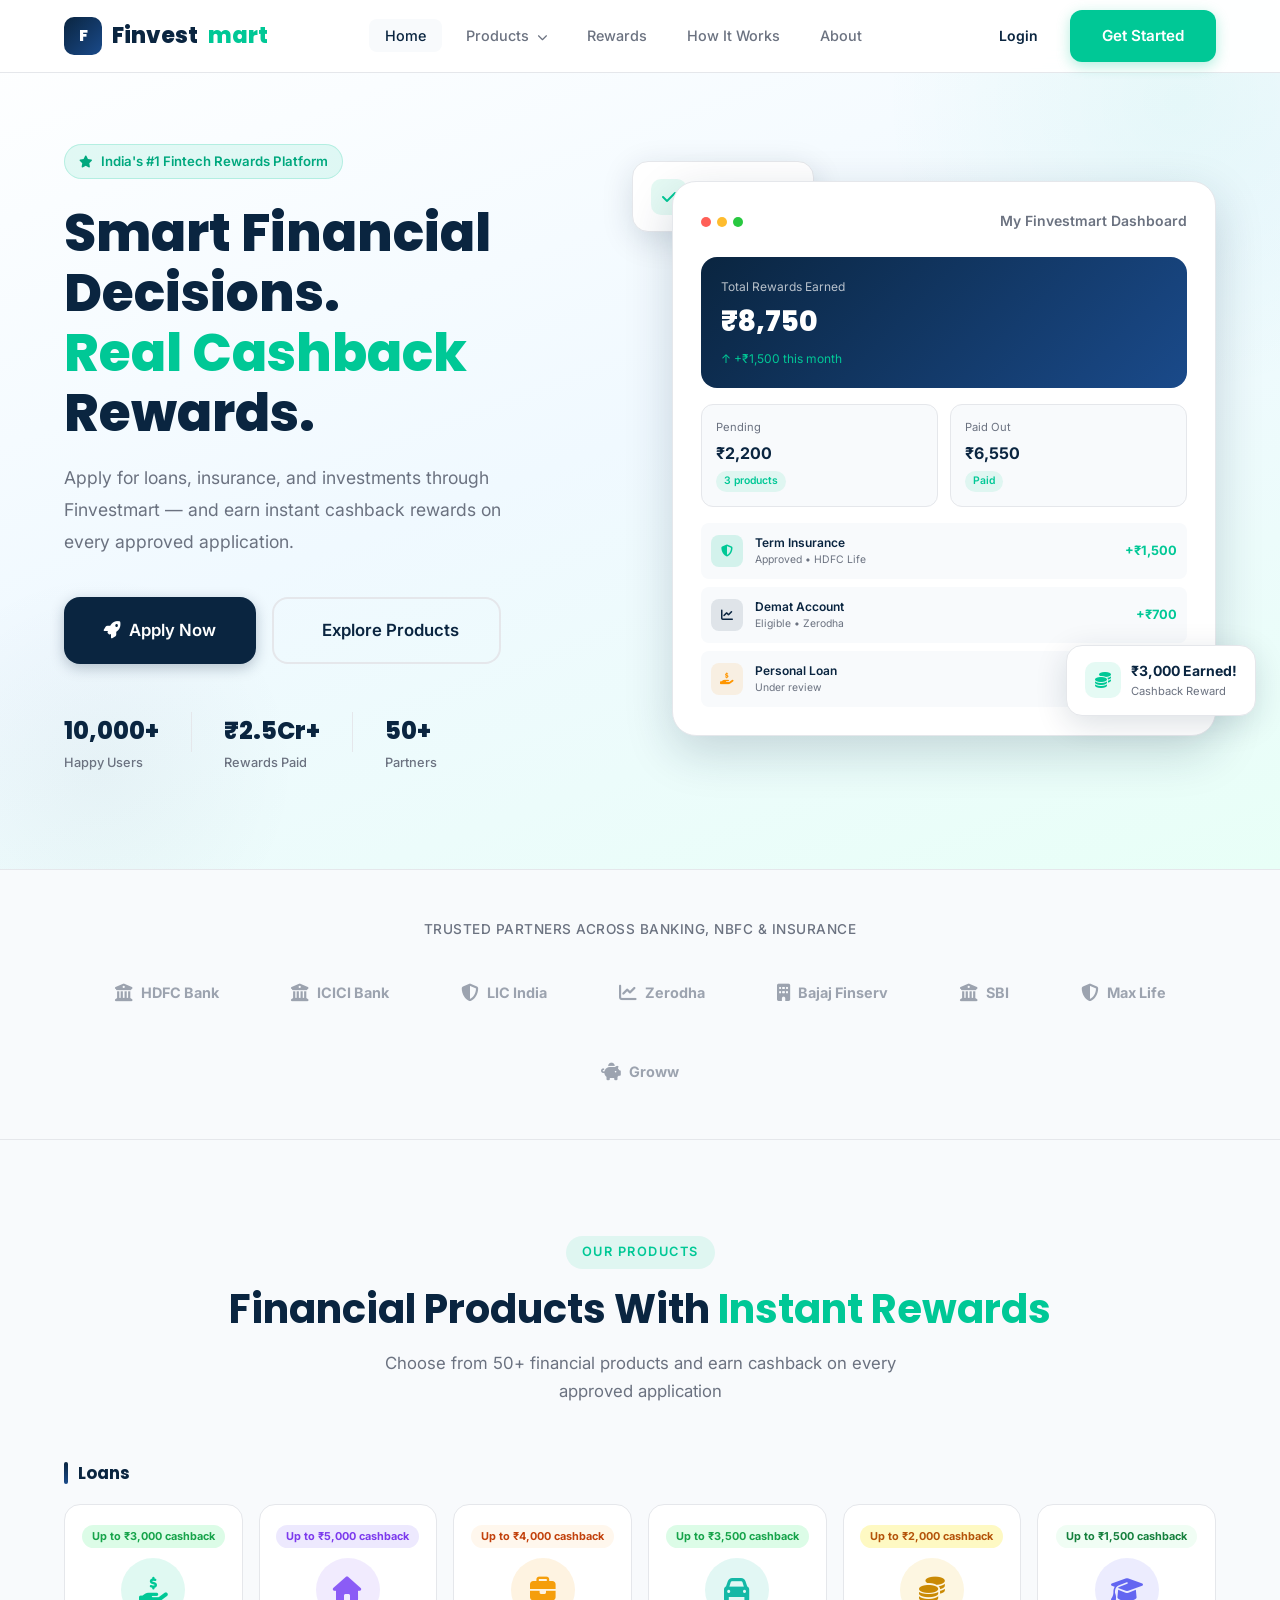
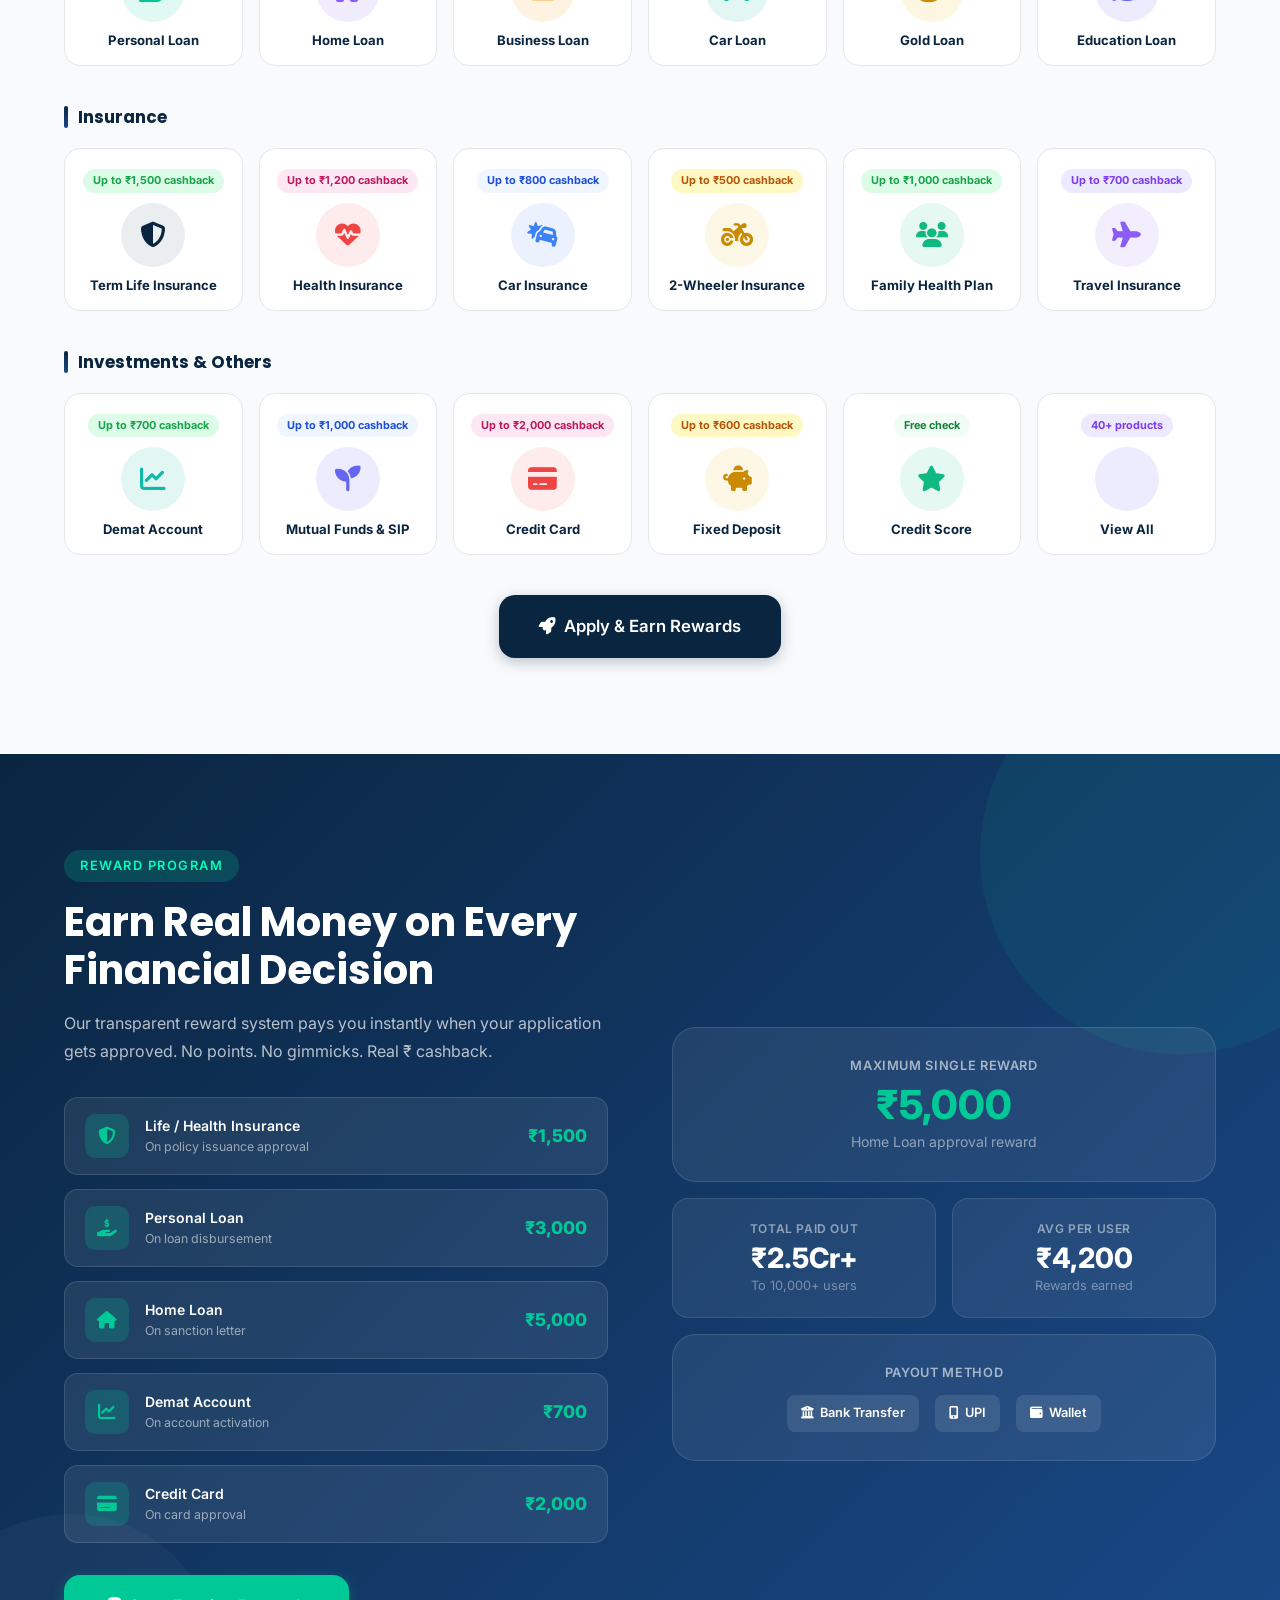
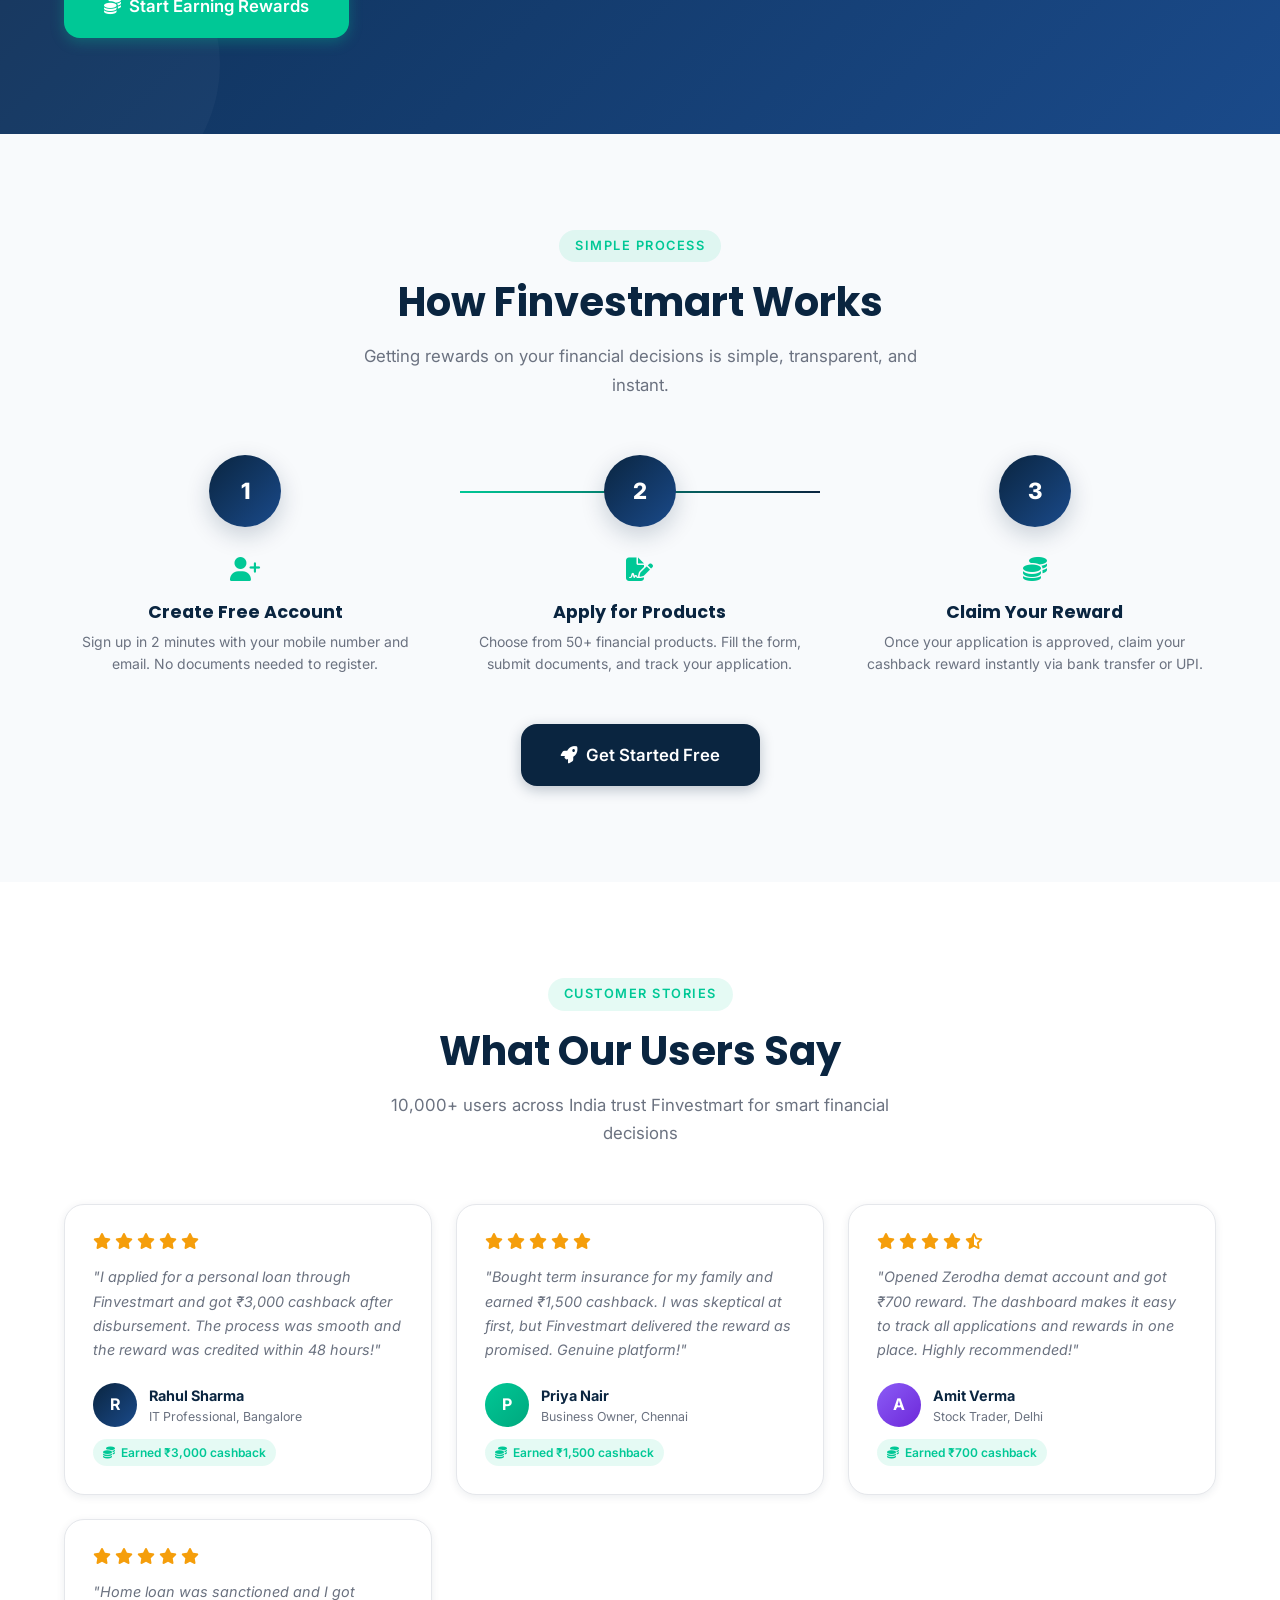
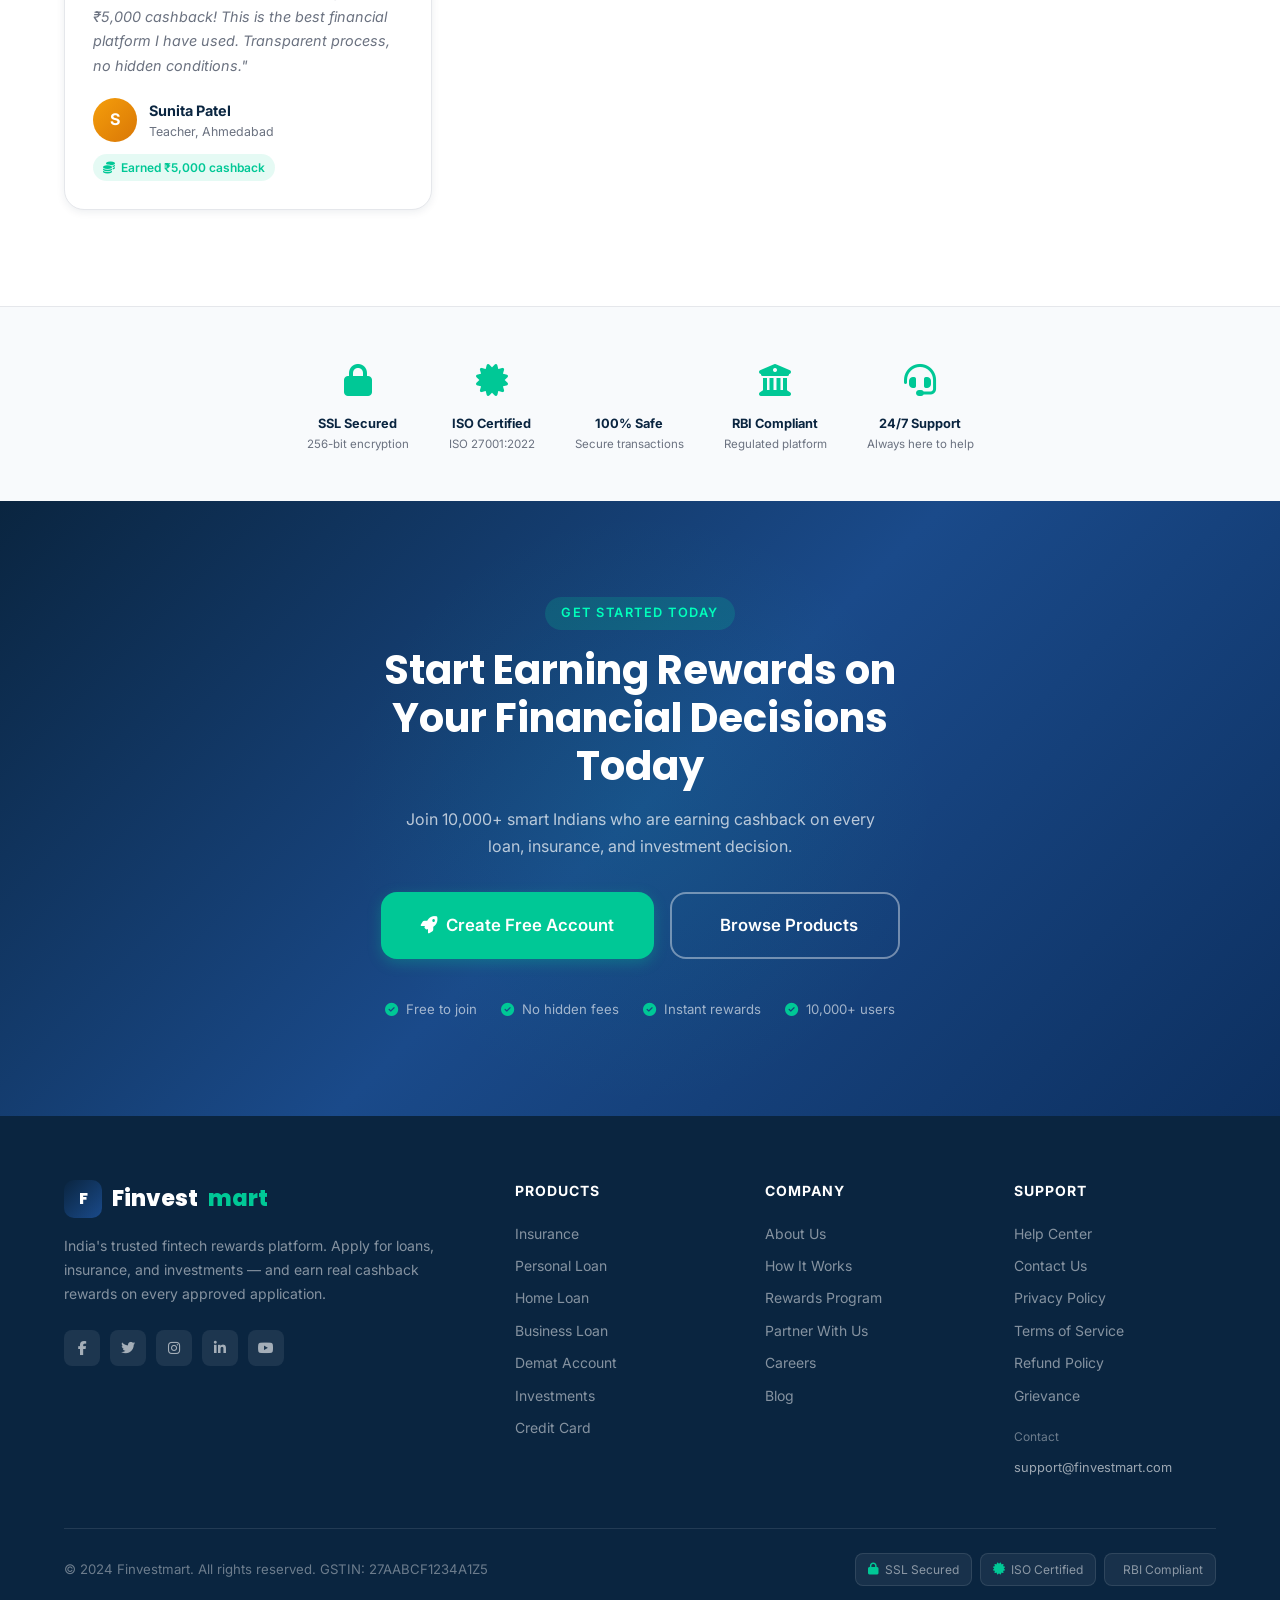
<file: index.html>
<!DOCTYPE html>
<html lang="en">
<head>
  <meta charset="UTF-8" />
  <meta name="viewport" content="width=device-width, initial-scale=1.0" />
  <title>Finvestmart – Smart Financial Decisions. Real Cashback Rewards.</title>
  <meta name="description" content="Apply for loans, insurance, and investments — and earn instant cashback rewards. India's trusted fintech reward platform." />
  <link rel="stylesheet" href="assets/css/style.css" />
  <link rel="stylesheet" href="https://cdnjs.cloudflare.com/ajax/libs/font-awesome/6.5.0/css/all.min.css" />
  <link rel="preconnect" href="https://fonts.googleapis.com" />
  <link rel="preconnect" href="https://fonts.gstatic.com" crossorigin />
  <link href="https://fonts.googleapis.com/css2?family=Inter:wght@300;400;500;600;700;800&family=Poppins:wght@300;400;500;600;700;800&display=swap" rel="stylesheet" />
  <style>
    /* ── Homepage specific ── */
    .hero-stat-divider { width: 1px; height: 40px; background: var(--border-color); }

    /* ── CRITICAL LAYOUT FIXES ── */

    /* 1. Force hide mobile menu on desktop */
    .mobile-menu {
      display: none !important;
      visibility: hidden !important;
    }

    /* 2. Show mobile menu ONLY on small screens when toggled open */
    @media (max-width: 768px) {
      .mobile-menu {
        display: flex !important;
        visibility: visible !important;
        flex-direction: column;
        position: fixed;
        top: 72px; left: 0; right: 0; bottom: 0;
        background: #fff;
        padding: 24px;
        gap: 8px;
        z-index: 999;
        overflow-y: auto;
        transform: translateX(-100%);
        transition: all 0.3s ease;
      }
      .mobile-menu.open {
        transform: translateX(0) !important;
      }
      .nav-links { display: none !important; }
      .hamburger { display: flex !important; }
    }

    /* 3. Ensure hamburger is hidden on desktop */
    @media (min-width: 769px) {
      .hamburger { display: none !important; }
      .nav-links { display: flex !important; }
      .nav-actions { display: flex !important; }
    }

    /* 4. Products grid – legacy class kept for any other use */

    /* 5. Hero section – ensure both columns show */
    .hero-inner {
      display: grid !important;
      grid-template-columns: 1fr 1fr;
      gap: 64px;
      align-items: center;
    }

    .hero-content {
      display: block !important;
      visibility: visible !important;
      opacity: 1 !important;
    }

    @media (max-width: 1024px) {
      .hero-inner { grid-template-columns: 1fr !important; }
      .hero-visual { display: none !important; }
    }

    /* 6. Ensure section padding is correct */
    .section-padding { padding: 96px 0; }

    /* 7. Fix navbar z-index to stay above content */
    .navbar { z-index: 1000 !important; }

    /* ── REWARDS SECTION FIXES ── */
    .rewards-inner {
      display: grid !important;
      grid-template-columns: 1fr 1fr;
      gap: 64px;
      align-items: center;
      position: relative;
      z-index: 1;
    }
    .rewards-content { display: block !important; }
    .rewards-content .section-title { color: #fff; }
    .rewards-content p { color: rgba(255,255,255,0.7); }
    .rewards-list { margin: 32px 0 !important; display: flex !important; flex-direction: column !important; gap: 16px !important; }
    .reward-item { display: flex !important; align-items: center; gap: 16px; background: rgba(255,255,255,0.07); border: 1px solid rgba(255,255,255,0.1); border-radius: 16px; padding: 18px 22px; transition: all 0.3s ease; }
    .reward-item:hover { background: rgba(255,255,255,0.12); transform: translateX(4px); }
    .reward-item-icon { width: 46px; height: 46px; background: rgba(0,200,150,0.2); border-radius: 12px; display: flex !important; align-items: center; justify-content: center; color: #00C896; font-size: 1.1rem; flex-shrink: 0; }
    .reward-item-info { flex: 1; }
    .reward-item-product { font-size: 0.875rem; font-weight: 600; color: #fff; }
    .reward-item-desc { font-size: 0.775rem; color: rgba(255,255,255,0.6); }
    .reward-item-amount { font-size: 1.1rem; font-weight: 800; color: #00C896; white-space: nowrap; }
    .rewards-visual { display: grid !important; grid-template-columns: 1fr 1fr; gap: 16px; }
    .reward-big-card { grid-column: span 2; background: rgba(255,255,255,0.07); border: 1px solid rgba(255,255,255,0.12); border-radius: 24px; padding: 28px; text-align: center; }
    .reward-big-label { font-size: 0.8rem; color: rgba(255,255,255,0.6); margin-bottom: 8px; }
    .reward-big-amount { font-size: 2.5rem; font-weight: 800; color: #00C896; }
    .reward-big-sub { font-size: 0.75rem; color: rgba(255,255,255,0.5); margin-top: 4px; }
    .reward-small-card { background: rgba(255,255,255,0.07); border: 1px solid rgba(255,255,255,0.1); border-radius: 16px; padding: 20px; text-align: center; }
    .reward-small-label { font-size: 0.7rem; color: rgba(255,255,255,0.6); margin-bottom: 6px; }
    .reward-small-amount { font-size: 1.4rem; font-weight: 800; color: #fff; }
    .reward-small-type { font-size: 0.7rem; color: #00C896; margin-top: 4px; font-weight: 600; }

    /* ── HOW IT WORKS FIXES ── */
    .steps-grid { display: grid !important; grid-template-columns: repeat(3, 1fr); gap: 32px; position: relative; margin-top: 16px; }
    .step-card { text-align: center; position: relative; z-index: 1; display: block !important; }
    .step-number { width: 72px; height: 72px; background: linear-gradient(135deg, #0A2540, #1a4a8a); border-radius: 50%; display: flex !important; align-items: center; justify-content: center; font-size: 1.4rem; font-weight: 800; color: #fff; margin: 0 auto 24px; box-shadow: 0 8px 24px rgba(10,37,64,0.2); }
    .step-icon { font-size: 1.5rem; margin-bottom: 16px; color: #00C896; display: block !important; }
    .step-title { font-size: 1.1rem; font-weight: 700; margin-bottom: 8px; color: #0A2540; }
    .step-desc { font-size: 0.875rem; color: #6B7280; line-height: 1.6; }

    /* ── TESTIMONIALS FIXES ── */
    .testimonials-grid { display: grid !important; grid-template-columns: repeat(auto-fit, minmax(300px, 1fr)); gap: 24px; margin-top: 16px; }
    .testimonial-card { display: block !important; background: #fff !important; border-radius: 24px; padding: 28px; border: 1px solid #E5E7EB; box-shadow: 0 1px 3px rgba(10,37,64,0.08); transition: all 0.3s ease; }
    .testimonial-card:hover { transform: translateY(-4px); box-shadow: 0 8px 32px rgba(10,37,64,0.14); }
    .testimonial-stars { display: flex !important; gap: 4px; margin-bottom: 16px; }
    .testimonial-stars i { color: #F59E0B; font-size: 0.875rem; }
    .testimonial-text { font-size: 0.9rem; color: #6B7280; line-height: 1.7; margin-bottom: 20px; font-style: italic; }
    .testimonial-author { display: flex !important; align-items: center; gap: 12px; }
    .author-avatar { width: 44px; height: 44px; border-radius: 50%; display: flex !important; align-items: center; justify-content: center; font-size: 1rem; font-weight: 700; color: #fff; flex-shrink: 0; }
    .avatar-blue { background: linear-gradient(135deg, #0A2540, #1a4a8a); }
    .avatar-green { background: linear-gradient(135deg, #00C896, #00a87e); }
    .avatar-purple { background: linear-gradient(135deg, #8B5CF6, #6D28D9); }
    .avatar-orange { background: linear-gradient(135deg, #F59E0B, #D97706); }
    .author-name { font-size: 0.9rem; font-weight: 700; color: #0A2540; }
    .author-role { font-size: 0.775rem; color: #6B7280; }
    .testimonial-reward { display: inline-flex !important; align-items: center; gap: 6px; background: rgba(0,200,150,0.1); color: #00C896; font-size: 0.75rem; font-weight: 600; padding: 4px 10px; border-radius: 100px; margin-top: 12px; }

    /* ── TRUST SECTION ── */
    .trust-section { padding: 48px 0; background: #F8FAFC; border-top: 1px solid #E5E7EB; border-bottom: 1px solid #E5E7EB; }
    .trust-logos { display: flex !important; align-items: center; justify-content: center; gap: 40px; flex-wrap: wrap; }
    .trust-logo { display: flex !important; align-items: center; gap: 8px; font-weight: 700; font-size: 0.9rem; color: #9CA3AF; padding: 8px 16px; border-radius: 8px; }
    .trust-logo:hover { color: #0A2540; }

    /* ── PRODUCT ICONS & LABELS ── */
    .product-icon { width: 52px; height: 52px; border-radius: 14px; display: flex !important; align-items: center; justify-content: center; font-size: 1.3rem; margin-bottom: 20px; }
    .product-icon.blue { background: rgba(10,37,64,0.08); color: #0A2540; }
    .product-icon.green { background: rgba(0,200,150,0.1); color: #00C896; }
    .product-icon.purple { background: rgba(139,92,246,0.1); color: #8B5CF6; }
    .product-icon.orange { background: rgba(245,158,11,0.1); color: #F59E0B; }
    .product-icon.teal { background: rgba(20,184,166,0.1); color: #14B8A6; }
    .product-icon.indigo { background: rgba(99,102,241,0.1); color: #6366F1; }
    .product-icon.red { background: rgba(239,68,68,0.1); color: #EF4444; }
    .product-title { font-size: 1.05rem; font-weight: 700; color: #0A2540; margin-bottom: 10px; }
    .product-desc { font-size: 0.85rem; color: #6B7280; line-height: 1.6; margin-bottom: 16px; }
    .product-reward { display: inline-flex !important; align-items: center; gap: 6px; background: rgba(0,200,150,0.1); color: #00C896; font-size: 0.8rem; font-weight: 700; padding: 6px 14px; border-radius: 100px; margin-bottom: 20px; }
    .product-link { display: flex !important; align-items: center; gap: 6px; font-size: 0.875rem; font-weight: 600; color: #0A2540; }
    .product-link:hover { color: #00C896; }

    /* ── CTA SECTION ── */
    .cta-section { background: linear-gradient(135deg, #0A2540 0%, #1a4a8a 50%, #0d3060 100%); text-align: center; position: relative; overflow: hidden; }
    .cta-section .section-tag { background: rgba(0,200,150,0.2); color: #00ffbb; }
    .cta-buttons { display: flex !important; gap: 16px; justify-content: center; flex-wrap: wrap; margin-top: 32px; }
    .cta-trust { display: flex !important; align-items: center; justify-content: center; gap: 24px; margin-top: 40px; flex-wrap: wrap; }
    .cta-trust-item { display: flex !important; align-items: center; gap: 8px; color: rgba(255,255,255,0.6); font-size: 0.825rem; }
    .cta-trust-item i { color: #00C896; }

    /* ── FOOTER ── */
    .footer { background: #0A2540 !important; padding: 64px 0 32px; display: block !important; }
    .footer-grid { display: grid !important; grid-template-columns: 2fr 1fr 1fr 1fr; gap: 48px; margin-bottom: 48px; }
    .footer-col-title { font-size: 0.875rem; font-weight: 700; color: #fff; margin-bottom: 20px; text-transform: uppercase; letter-spacing: 1px; }
    .footer-links { display: flex !important; flex-direction: column; gap: 10px; }
    .footer-links a { font-size: 0.875rem; color: rgba(255,255,255,0.5); }
    .footer-links a:hover { color: #00C896; }
    .footer-bottom { border-top: 1px solid rgba(255,255,255,0.1); padding-top: 24px; display: flex !important; align-items: center; justify-content: space-between; gap: 16px; flex-wrap: wrap; }
    .footer-bottom p { font-size: 0.825rem; color: rgba(255,255,255,0.4); }
    .footer-badges { display: flex !important; gap: 8px; flex-wrap: wrap; }
    .footer-badge { display: inline-flex !important; align-items: center; gap: 6px; background: rgba(255,255,255,0.06); border: 1px solid rgba(255,255,255,0.1); padding: 6px 12px; border-radius: 8px; font-size: 0.75rem; color: rgba(255,255,255,0.5); }
    .footer-badge i { color: #00C896; }
    .footer-socials { display: flex !important; gap: 10px; margin-top: 16px; }
    .footer-social-link { width: 36px; height: 36px; background: rgba(255,255,255,0.08); border-radius: 8px; display: flex !important; align-items: center; justify-content: center; color: rgba(255,255,255,0.6); font-size: 0.875rem; }
    .footer-social-link:hover { background: #00C896; color: #fff; }
    .footer-brand p { font-size: 0.875rem; color: rgba(255,255,255,0.5); line-height: 1.7; }

    /* ── RESPONSIVE ── */
    @media (max-width: 1024px) {
      .rewards-inner { grid-template-columns: 1fr !important; }
      .steps-grid { grid-template-columns: 1fr !important; }
      .footer-grid { grid-template-columns: 1fr 1fr !important; }
    }
    @media (max-width: 768px) {
      .testimonials-grid { grid-template-columns: 1fr !important; }
      .rewards-visual { grid-template-columns: 1fr !important; }
      .reward-big-card { grid-column: span 1 !important; }
      .footer-grid { grid-template-columns: 1fr !important; gap: 32px !important; }
      .footer-bottom { flex-direction: column !important; text-align: center !important; }
    }
  </style>
</head>
<body>

  <!-- ======================================================
       NAVBAR
  ====================================================== -->
  <nav class="navbar">
    <div class="container">
      <div class="nav-inner">
        <a href="index.html" class="nav-logo">
          <div class="nav-logo-icon">F</div>
          Finvest<span>mart</span>
        </a>

        <ul class="nav-links">
          <li><a href="index.html" class="active">Home</a></li>
          <li class="nav-dropdown">
            <a href="#">Products <i class="fas fa-chevron-down" style="font-size:0.65rem;margin-left:4px;"></i></a>
            <div class="nav-dropdown-menu">
              <a href="products/insurance.html"><i class="fas fa-shield-halved"></i> Insurance</a>
              <a href="products/personal-loan.html"><i class="fas fa-hand-holding-dollar"></i> Personal Loan</a>
              <a href="products/home-loan.html"><i class="fas fa-house"></i> Home Loan</a>
              <a href="products/business-loan.html"><i class="fas fa-briefcase"></i> Business Loan</a>
              <a href="products/demat.html"><i class="fas fa-chart-line"></i> Demat Account</a>
              <a href="products/investments.html"><i class="fas fa-seedling"></i> Investments</a>
              <a href="products/credit-card.html"><i class="fas fa-credit-card"></i> Credit Card</a>
            </div>
          </li>
          <li><a href="#rewards">Rewards</a></li>
          <li><a href="#how-it-works">How It Works</a></li>
          <li><a href="#about">About</a></li>
        </ul>

        <div class="nav-actions">
          <a href="login.html" class="btn-login">Login</a>
          <a href="register.html" class="btn btn-accent">Get Started</a>
        </div>

        <button class="hamburger" aria-label="Menu">
          <span></span><span></span><span></span>
        </button>
      </div>
    </div>

    <!-- Mobile menu -->
    <div class="mobile-menu">
      <a href="index.html">Home</a>
      <a href="products/insurance.html">Insurance</a>
      <a href="products/personal-loan.html">Personal Loan</a>
      <a href="products/home-loan.html">Home Loan</a>
      <a href="products/business-loan.html">Business Loan</a>
      <a href="products/demat.html">Demat Account</a>
      <a href="products/investments.html">Investments</a>
      <a href="products/credit-card.html">Credit Card</a>
      <a href="#rewards">Rewards</a>
      <a href="#how-it-works">How It Works</a>
      <div style="display:flex;gap:12px;margin-top:16px;">
        <a href="login.html" class="btn btn-outline btn-full">Login</a>
        <a href="register.html" class="btn btn-accent btn-full">Get Started</a>
      </div>
    </div>
  </nav>

  <!-- ======================================================
       HERO SECTION
  ====================================================== -->
  <section class="hero">
    <div class="container">
      <div class="hero-inner">
        <!-- Hero Content -->
        <div class="hero-content">
          <div class="hero-badge">
            <i class="fas fa-star"></i>
            India's #1 Fintech Rewards Platform
          </div>

          <h1 class="hero-title">
            Smart Financial Decisions.<br>
            <span class="highlight">Real Cashback</span> Rewards.
          </h1>

          <p class="hero-subtitle">
            Apply for loans, insurance, and investments through Finvestmart — and earn instant cashback rewards on every approved application.
          </p>

          <div class="hero-cta">
            <a href="register.html" class="btn btn-primary btn-lg">
              <i class="fas fa-rocket"></i> Apply Now
            </a>
            <a href="#products" class="btn btn-outline btn-lg">
              <i class="fas fa-grid-2"></i> Explore Products
            </a>
          </div>

          <div class="hero-stats">
            <div class="hero-stat">
              <span class="hero-stat-value" data-target="10000" data-suffix="+">0</span>
              <span class="hero-stat-label">Happy Users</span>
            </div>
            <div class="hero-stat-divider"></div>
            <div class="hero-stat">
              <span class="hero-stat-value" data-prefix="₹" data-target="2.5" data-suffix="Cr+">₹0</span>
              <span class="hero-stat-label">Rewards Paid</span>
            </div>
            <div class="hero-stat-divider"></div>
            <div class="hero-stat">
              <span class="hero-stat-value" data-target="50" data-suffix="+">0</span>
              <span class="hero-stat-label">Partners</span>
            </div>
          </div>
        </div>

        <!-- Hero Visual (dashboard preview) -->
        <div class="hero-visual">
          <!-- Float card 1 -->
          <div class="hero-float-card card-1">
            <div class="float-card-icon green"><i class="fas fa-check"></i></div>
            <div class="float-card-text">
              <span class="float-card-value">Approved!</span>
              <span class="float-card-label">Personal Loan ₹5L</span>
            </div>
          </div>

          <!-- Dashboard mockup -->
          <div class="hero-dashboard">
            <div class="dashboard-header">
              <div class="dashboard-dots">
                <span></span><span></span><span></span>
              </div>
              <span class="dashboard-title">My Finvestmart Dashboard</span>
            </div>

            <div class="dashboard-balance">
              <div class="balance-label">Total Rewards Earned</div>
              <div class="balance-value">₹8,750</div>
              <div class="balance-change">↑ +₹1,500 this month</div>
            </div>

            <div class="dashboard-rewards-mini">
              <div class="reward-mini-card">
                <div class="reward-mini-label">Pending</div>
                <div class="reward-mini-value">₹2,200</div>
                <div class="reward-mini-badge">3 products</div>
              </div>
              <div class="reward-mini-card">
                <div class="reward-mini-label">Paid Out</div>
                <div class="reward-mini-value">₹6,550</div>
                <div class="reward-mini-badge">Paid</div>
              </div>
            </div>

            <div class="dashboard-activity">
              <div class="activity-item">
                <div class="activity-icon green"><i class="fas fa-shield-halved"></i></div>
                <div class="activity-info">
                  <div class="activity-name">Term Insurance</div>
                  <div class="activity-status">Approved • HDFC Life</div>
                </div>
                <div class="activity-amount">+₹1,500</div>
              </div>
              <div class="activity-item">
                <div class="activity-icon blue"><i class="fas fa-chart-line"></i></div>
                <div class="activity-info">
                  <div class="activity-name">Demat Account</div>
                  <div class="activity-status">Eligible • Zerodha</div>
                </div>
                <div class="activity-amount">+₹700</div>
              </div>
              <div class="activity-item">
                <div class="activity-icon orange"><i class="fas fa-hand-holding-dollar"></i></div>
                <div class="activity-info">
                  <div class="activity-name">Personal Loan</div>
                  <div class="activity-status">Under review</div>
                </div>
                <div class="activity-amount">+₹3,000</div>
              </div>
            </div>
          </div>

          <!-- Float card 2 -->
          <div class="hero-float-card card-2">
            <div class="float-card-icon green"><i class="fas fa-coins"></i></div>
            <div class="float-card-text">
              <span class="float-card-value">₹3,000 Earned!</span>
              <span class="float-card-label">Cashback Reward</span>
            </div>
          </div>
        </div>
      </div>
    </div>
  </section>

  <!-- ======================================================
       TRUST SECTION
  ====================================================== -->
  <section class="trust-section">
    <div class="container">
      <p class="trust-text">Trusted partners across banking, NBFC &amp; insurance</p>
      <div class="trust-logos">
        <div class="trust-logo"><i class="fas fa-university"></i> HDFC Bank</div>
        <div class="trust-logo"><i class="fas fa-university"></i> ICICI Bank</div>
        <div class="trust-logo"><i class="fas fa-shield-halved"></i> LIC India</div>
        <div class="trust-logo"><i class="fas fa-chart-line"></i> Zerodha</div>
        <div class="trust-logo"><i class="fas fa-building"></i> Bajaj Finserv</div>
        <div class="trust-logo"><i class="fas fa-university"></i> SBI</div>
        <div class="trust-logo"><i class="fas fa-shield-halved"></i> Max Life</div>
        <div class="trust-logo"><i class="fas fa-piggy-bank"></i> Groww</div>
      </div>
    </div>
  </section>

  <!-- ======================================================
       PRODUCTS SECTION
  ====================================================== -->
  <section class="section-padding" id="products" style="background:#F8FAFC;">
    <div class="container">
      <div class="text-center" style="margin-bottom:40px;">
        <span class="section-tag">Our Products</span>
        <h2 class="section-title">Financial Products With <span style="color:var(--accent-color)">Instant Rewards</span></h2>
        <p class="section-subtitle">Choose from 50+ financial products and earn cashback on every approved application</p>
      </div>

      <!-- Loans -->
      <div style="margin-bottom:40px;">
        <div style="display:flex;align-items:center;gap:10px;margin-bottom:20px;">
          <div style="width:4px;height:22px;background:linear-gradient(180deg,#0A2540,#1a4a8a);border-radius:4px;"></div>
          <h3 style="font-size:1.05rem;font-weight:700;color:#0A2540;margin:0;">Loans</h3>
        </div>
        <div class="pb-tile-grid">
          <a href="products/personal-loan.html" class="pb-tile">
            <div class="pb-tile-badge" style="background:#dcfce7;color:#16a34a;">Up to ₹3,000 cashback</div>
            <div class="pb-tile-icon" style="background:rgba(0,200,150,0.12);color:#00C896;"><i class="fas fa-hand-holding-dollar"></i></div>
            <div class="pb-tile-name">Personal Loan</div>
          </a>
          <a href="products/home-loan.html" class="pb-tile">
            <div class="pb-tile-badge" style="background:#ede9fe;color:#7c3aed;">Up to ₹5,000 cashback</div>
            <div class="pb-tile-icon" style="background:rgba(139,92,246,0.12);color:#8B5CF6;"><i class="fas fa-house"></i></div>
            <div class="pb-tile-name">Home Loan</div>
          </a>
          <a href="products/business-loan.html" class="pb-tile">
            <div class="pb-tile-badge" style="background:#fff7ed;color:#c2410c;">Up to ₹4,000 cashback</div>
            <div class="pb-tile-icon" style="background:rgba(245,158,11,0.12);color:#F59E0B;"><i class="fas fa-briefcase"></i></div>
            <div class="pb-tile-name">Business Loan</div>
          </a>
          <a href="register.html" class="pb-tile">
            <div class="pb-tile-badge" style="background:#dcfce7;color:#16a34a;">Up to ₹3,500 cashback</div>
            <div class="pb-tile-icon" style="background:rgba(20,184,166,0.12);color:#14B8A6;"><i class="fas fa-car"></i></div>
            <div class="pb-tile-name">Car Loan</div>
          </a>
          <a href="register.html" class="pb-tile">
            <div class="pb-tile-badge" style="background:#fef9c3;color:#b45309;">Up to ₹2,000 cashback</div>
            <div class="pb-tile-icon" style="background:rgba(234,179,8,0.12);color:#CA8A04;"><i class="fas fa-coins"></i></div>
            <div class="pb-tile-name">Gold Loan</div>
          </a>
          <a href="register.html" class="pb-tile">
            <div class="pb-tile-badge" style="background:#f0fdf4;color:#15803d;">Up to ₹1,500 cashback</div>
            <div class="pb-tile-icon" style="background:rgba(99,102,241,0.12);color:#6366F1;"><i class="fas fa-graduation-cap"></i></div>
            <div class="pb-tile-name">Education Loan</div>
          </a>
        </div>
      </div>

      <!-- Insurance -->
      <div style="margin-bottom:40px;">
        <div style="display:flex;align-items:center;gap:10px;margin-bottom:20px;">
          <div style="width:4px;height:22px;background:linear-gradient(180deg,#0A2540,#1a4a8a);border-radius:4px;"></div>
          <h3 style="font-size:1.05rem;font-weight:700;color:#0A2540;margin:0;">Insurance</h3>
        </div>
        <div class="pb-tile-grid">
          <a href="products/insurance.html" class="pb-tile">
            <div class="pb-tile-badge" style="background:#dcfce7;color:#16a34a;">Up to ₹1,500 cashback</div>
            <div class="pb-tile-icon" style="background:rgba(10,37,64,0.08);color:#0A2540;"><i class="fas fa-shield-halved"></i></div>
            <div class="pb-tile-name">Term Life Insurance</div>
          </a>
          <a href="products/insurance.html" class="pb-tile">
            <div class="pb-tile-badge" style="background:#fce7f3;color:#be185d;">Up to ₹1,200 cashback</div>
            <div class="pb-tile-icon" style="background:rgba(239,68,68,0.1);color:#EF4444;"><i class="fas fa-heart-pulse"></i></div>
            <div class="pb-tile-name">Health Insurance</div>
          </a>
          <a href="register.html" class="pb-tile">
            <div class="pb-tile-badge" style="background:#eff6ff;color:#1d4ed8;">Up to ₹800 cashback</div>
            <div class="pb-tile-icon" style="background:rgba(59,130,246,0.1);color:#3B82F6;"><i class="fas fa-car-burst"></i></div>
            <div class="pb-tile-name">Car Insurance</div>
          </a>
          <a href="register.html" class="pb-tile">
            <div class="pb-tile-badge" style="background:#fef9c3;color:#b45309;">Up to ₹500 cashback</div>
            <div class="pb-tile-icon" style="background:rgba(234,179,8,0.1);color:#CA8A04;"><i class="fas fa-motorcycle"></i></div>
            <div class="pb-tile-name">2-Wheeler Insurance</div>
          </a>
          <a href="products/insurance.html" class="pb-tile">
            <div class="pb-tile-badge" style="background:#dcfce7;color:#16a34a;">Up to ₹1,000 cashback</div>
            <div class="pb-tile-icon" style="background:rgba(16,185,129,0.1);color:#10B981;"><i class="fas fa-users"></i></div>
            <div class="pb-tile-name">Family Health Plan</div>
          </a>
          <a href="register.html" class="pb-tile">
            <div class="pb-tile-badge" style="background:#ede9fe;color:#7c3aed;">Up to ₹700 cashback</div>
            <div class="pb-tile-icon" style="background:rgba(139,92,246,0.1);color:#8B5CF6;"><i class="fas fa-plane"></i></div>
            <div class="pb-tile-name">Travel Insurance</div>
          </a>
        </div>
      </div>

      <!-- Investments & Others -->
      <div style="margin-bottom:40px;">
        <div style="display:flex;align-items:center;gap:10px;margin-bottom:20px;">
          <div style="width:4px;height:22px;background:linear-gradient(180deg,#0A2540,#1a4a8a);border-radius:4px;"></div>
          <h3 style="font-size:1.05rem;font-weight:700;color:#0A2540;margin:0;">Investments &amp; Others</h3>
        </div>
        <div class="pb-tile-grid">
          <a href="products/demat.html" class="pb-tile">
            <div class="pb-tile-badge" style="background:#dcfce7;color:#16a34a;">Up to ₹700 cashback</div>
            <div class="pb-tile-icon" style="background:rgba(20,184,166,0.12);color:#14B8A6;"><i class="fas fa-chart-line"></i></div>
            <div class="pb-tile-name">Demat Account</div>
          </a>
          <a href="products/investments.html" class="pb-tile">
            <div class="pb-tile-badge" style="background:#eff6ff;color:#1d4ed8;">Up to ₹1,000 cashback</div>
            <div class="pb-tile-icon" style="background:rgba(99,102,241,0.12);color:#6366F1;"><i class="fas fa-seedling"></i></div>
            <div class="pb-tile-name">Mutual Funds &amp; SIP</div>
          </a>
          <a href="products/credit-card.html" class="pb-tile">
            <div class="pb-tile-badge" style="background:#fce7f3;color:#be185d;">Up to ₹2,000 cashback</div>
            <div class="pb-tile-icon" style="background:rgba(239,68,68,0.1);color:#EF4444;"><i class="fas fa-credit-card"></i></div>
            <div class="pb-tile-name">Credit Card</div>
          </a>
          <a href="register.html" class="pb-tile">
            <div class="pb-tile-badge" style="background:#fef9c3;color:#b45309;">Up to ₹600 cashback</div>
            <div class="pb-tile-icon" style="background:rgba(234,179,8,0.1);color:#CA8A04;"><i class="fas fa-piggy-bank"></i></div>
            <div class="pb-tile-name">Fixed Deposit</div>
          </a>
          <a href="register.html" class="pb-tile">
            <div class="pb-tile-badge" style="background:#f0fdf4;color:#15803d;">Free check</div>
            <div class="pb-tile-icon" style="background:rgba(16,185,129,0.1);color:#10B981;"><i class="fas fa-star"></i></div>
            <div class="pb-tile-name">Credit Score</div>
          </a>
          <a href="register.html" class="pb-tile">
            <div class="pb-tile-badge" style="background:#ede9fe;color:#7c3aed;">40+ products</div>
            <div class="pb-tile-icon" style="background:rgba(99,102,241,0.12);color:#6366F1;"><i class="fas fa-grid-2-plus"></i></div>
            <div class="pb-tile-name">View All</div>
          </a>
        </div>
      </div>

      <div class="text-center">
        <a href="register.html" class="btn btn-primary btn-lg">
          <i class="fas fa-rocket"></i> Apply &amp; Earn Rewards
        </a>
      </div>
    </div>
  </section>

  <style>
    .pb-tile-grid {
      display: grid;
      grid-template-columns: repeat(6, 1fr);
      gap: 16px;
    }
    .pb-tile {
      background: #fff;
      border: 1px solid #E5E7EB;
      border-radius: 16px;
      padding: 20px 12px 16px;
      text-align: center;
      text-decoration: none;
      display: flex;
      flex-direction: column;
      align-items: center;
      gap: 10px;
      transition: all 0.25s ease;
      position: relative;
      overflow: hidden;
    }
    .pb-tile:hover {
      border-color: #00C896;
      box-shadow: 0 8px 24px rgba(0,200,150,0.15);
      transform: translateY(-3px);
    }
    .pb-tile-badge {
      font-size: 0.68rem;
      font-weight: 700;
      padding: 3px 10px;
      border-radius: 100px;
      white-space: nowrap;
    }
    .pb-tile-icon {
      width: 64px;
      height: 64px;
      border-radius: 50%;
      display: flex;
      align-items: center;
      justify-content: center;
      font-size: 1.6rem;
    }
    .pb-tile-name {
      font-size: 0.82rem;
      font-weight: 700;
      color: #0A2540;
      line-height: 1.3;
    }
    @media (max-width: 1024px) {
      .pb-tile-grid { grid-template-columns: repeat(4, 1fr); }
    }
    @media (max-width: 640px) {
      .pb-tile-grid { grid-template-columns: repeat(3, 1fr); gap: 10px; }
      .pb-tile { padding: 14px 8px 12px; }
      .pb-tile-icon { width: 52px; height: 52px; font-size: 1.3rem; }
      .pb-tile-name { font-size: 0.75rem; }
    }
    @media (max-width: 400px) {
      .pb-tile-grid { grid-template-columns: repeat(2, 1fr); }
    }
  </style>

  <!-- ======================================================
       REWARDS SECTION
  ====================================================== -->
  <section class="rewards-section section-padding" id="rewards">
    <div class="container">
      <div class="rewards-inner">

        <div class="rewards-content">
          <span class="section-tag">Reward Program</span>
          <h2 class="section-title">Earn Real Money on Every Financial Decision</h2>
          <p>Our transparent reward system pays you instantly when your application gets approved. No points. No gimmicks. Real ₹ cashback.</p>

          <!-- Rewards List – fully inline styled, no CSS class dependency -->
          <div style="margin:32px 0;display:flex;flex-direction:column;gap:14px;">

            <div style="display:flex;align-items:center;gap:16px;background:rgba(255,255,255,0.08);border:1px solid rgba(255,255,255,0.12);border-radius:14px;padding:16px 20px;">
              <div style="width:44px;height:44px;background:rgba(0,200,150,0.2);border-radius:10px;display:flex;align-items:center;justify-content:center;color:#00C896;font-size:1.1rem;flex-shrink:0;"><i class="fas fa-shield-halved"></i></div>
              <div style="flex:1;">
                <div style="font-size:0.875rem;font-weight:600;color:#fff;">Life / Health Insurance</div>
                <div style="font-size:0.775rem;color:rgba(255,255,255,0.55);">On policy issuance approval</div>
              </div>
              <div style="font-size:1.1rem;font-weight:800;color:#00C896;white-space:nowrap;">&#8377;1,500</div>
            </div>

            <div style="display:flex;align-items:center;gap:16px;background:rgba(255,255,255,0.08);border:1px solid rgba(255,255,255,0.12);border-radius:14px;padding:16px 20px;">
              <div style="width:44px;height:44px;background:rgba(0,200,150,0.2);border-radius:10px;display:flex;align-items:center;justify-content:center;color:#00C896;font-size:1.1rem;flex-shrink:0;"><i class="fas fa-hand-holding-dollar"></i></div>
              <div style="flex:1;">
                <div style="font-size:0.875rem;font-weight:600;color:#fff;">Personal Loan</div>
                <div style="font-size:0.775rem;color:rgba(255,255,255,0.55);">On loan disbursement</div>
              </div>
              <div style="font-size:1.1rem;font-weight:800;color:#00C896;white-space:nowrap;">&#8377;3,000</div>
            </div>

            <div style="display:flex;align-items:center;gap:16px;background:rgba(255,255,255,0.08);border:1px solid rgba(255,255,255,0.12);border-radius:14px;padding:16px 20px;">
              <div style="width:44px;height:44px;background:rgba(0,200,150,0.2);border-radius:10px;display:flex;align-items:center;justify-content:center;color:#00C896;font-size:1.1rem;flex-shrink:0;"><i class="fas fa-house"></i></div>
              <div style="flex:1;">
                <div style="font-size:0.875rem;font-weight:600;color:#fff;">Home Loan</div>
                <div style="font-size:0.775rem;color:rgba(255,255,255,0.55);">On sanction letter</div>
              </div>
              <div style="font-size:1.1rem;font-weight:800;color:#00C896;white-space:nowrap;">&#8377;5,000</div>
            </div>

            <div style="display:flex;align-items:center;gap:16px;background:rgba(255,255,255,0.08);border:1px solid rgba(255,255,255,0.12);border-radius:14px;padding:16px 20px;">
              <div style="width:44px;height:44px;background:rgba(0,200,150,0.2);border-radius:10px;display:flex;align-items:center;justify-content:center;color:#00C896;font-size:1.1rem;flex-shrink:0;"><i class="fas fa-chart-line"></i></div>
              <div style="flex:1;">
                <div style="font-size:0.875rem;font-weight:600;color:#fff;">Demat Account</div>
                <div style="font-size:0.775rem;color:rgba(255,255,255,0.55);">On account activation</div>
              </div>
              <div style="font-size:1.1rem;font-weight:800;color:#00C896;white-space:nowrap;">&#8377;700</div>
            </div>

            <div style="display:flex;align-items:center;gap:16px;background:rgba(255,255,255,0.08);border:1px solid rgba(255,255,255,0.12);border-radius:14px;padding:16px 20px;">
              <div style="width:44px;height:44px;background:rgba(0,200,150,0.2);border-radius:10px;display:flex;align-items:center;justify-content:center;color:#00C896;font-size:1.1rem;flex-shrink:0;"><i class="fas fa-credit-card"></i></div>
              <div style="flex:1;">
                <div style="font-size:0.875rem;font-weight:600;color:#fff;">Credit Card</div>
                <div style="font-size:0.775rem;color:rgba(255,255,255,0.55);">On card approval</div>
              </div>
              <div style="font-size:1.1rem;font-weight:800;color:#00C896;white-space:nowrap;">&#8377;2,000</div>
            </div>

          </div>

          <a href="register.html" class="btn btn-accent btn-lg">
            <i class="fas fa-coins"></i> Start Earning Rewards
          </a>
        </div>

        <div style="display:grid;grid-template-columns:1fr 1fr;gap:16px;">
          <div style="grid-column:span 2;background:rgba(255,255,255,0.07);border:1px solid rgba(255,255,255,0.12);border-radius:24px;padding:28px;text-align:center;">
            <div style="font-size:0.8rem;font-weight:600;color:rgba(255,255,255,0.6);text-transform:uppercase;letter-spacing:0.05em;margin-bottom:8px;">Maximum Single Reward</div>
            <div style="font-size:2.5rem;font-weight:800;color:#00C896;line-height:1;">&#8377;5,000</div>
            <div style="font-size:0.875rem;color:rgba(255,255,255,0.5);margin-top:6px;">Home Loan approval reward</div>
          </div>

          <div style="background:rgba(255,255,255,0.07);border:1px solid rgba(255,255,255,0.1);border-radius:16px;padding:20px;text-align:center;">
            <div style="font-size:0.75rem;font-weight:600;color:rgba(255,255,255,0.5);text-transform:uppercase;letter-spacing:0.05em;margin-bottom:6px;">Total Paid Out</div>
            <div style="font-size:1.75rem;font-weight:800;color:#fff;line-height:1;">&#8377;2.5Cr+</div>
            <div style="font-size:0.8rem;color:rgba(255,255,255,0.4);margin-top:4px;">To 10,000+ users</div>
          </div>

          <div style="background:rgba(255,255,255,0.07);border:1px solid rgba(255,255,255,0.1);border-radius:16px;padding:20px;text-align:center;">
            <div style="font-size:0.75rem;font-weight:600;color:rgba(255,255,255,0.5);text-transform:uppercase;letter-spacing:0.05em;margin-bottom:6px;">Avg per User</div>
            <div style="font-size:1.75rem;font-weight:800;color:#fff;line-height:1;">&#8377;4,200</div>
            <div style="font-size:0.8rem;color:rgba(255,255,255,0.4);margin-top:4px;">Rewards earned</div>
          </div>

          <div style="grid-column:span 2;background:rgba(255,255,255,0.07);border:1px solid rgba(255,255,255,0.12);border-radius:24px;padding:28px;text-align:center;">
            <div style="font-size:0.8rem;font-weight:600;color:rgba(255,255,255,0.6);text-transform:uppercase;letter-spacing:0.05em;margin-bottom:12px;">Payout Method</div>
            <div style="display:flex;justify-content:center;gap:16px;flex-wrap:wrap;">
              <span style="background:rgba(255,255,255,0.1);color:#fff;padding:8px 14px;border-radius:8px;font-size:0.8rem;font-weight:600;"><i class="fas fa-university" style="margin-right:6px;"></i>Bank Transfer</span>
              <span style="background:rgba(255,255,255,0.1);color:#fff;padding:8px 14px;border-radius:8px;font-size:0.8rem;font-weight:600;"><i class="fas fa-mobile-alt" style="margin-right:6px;"></i>UPI</span>
              <span style="background:rgba(255,255,255,0.1);color:#fff;padding:8px 14px;border-radius:8px;font-size:0.8rem;font-weight:600;"><i class="fas fa-wallet" style="margin-right:6px;"></i>Wallet</span>
            </div>
          </div>
        </div>

      </div>
    </div>
  </section>

  <!-- ======================================================
       HOW IT WORKS
  ====================================================== -->
  <section class="section-padding" id="how-it-works" style="background:var(--light-bg);">
    <div class="container">
      <div class="text-center">
        <span class="section-tag">Simple Process</span>
        <h2 class="section-title">How Finvestmart Works</h2>
        <p class="section-subtitle">Getting rewards on your financial decisions is simple, transparent, and instant.</p>
      </div>

      <div style="display:grid;grid-template-columns:repeat(3,1fr);gap:32px;margin-top:40px;position:relative;">
        <div style="position:absolute;top:36px;left:calc(33.33% + 12px);right:calc(33.33% + 12px);height:2px;background:linear-gradient(90deg,#00C896,#0A2540);z-index:0;"></div>

        <div style="text-align:center;position:relative;z-index:1;">
          <div style="width:72px;height:72px;background:linear-gradient(135deg,#0A2540,#1a4a8a);border-radius:50%;display:flex;align-items:center;justify-content:center;font-size:1.4rem;font-weight:800;color:#fff;margin:0 auto 24px;box-shadow:0 8px 24px rgba(10,37,64,0.2);">1</div>
          <div style="font-size:1.5rem;margin-bottom:12px;color:#00C896;"><i class="fas fa-user-plus"></i></div>
          <h3 style="font-size:1.1rem;font-weight:700;margin-bottom:8px;color:#0A2540;">Create Free Account</h3>
          <p style="font-size:0.875rem;color:#6B7280;line-height:1.6;">Sign up in 2 minutes with your mobile number and email. No documents needed to register.</p>
        </div>

        <div style="text-align:center;position:relative;z-index:1;">
          <div style="width:72px;height:72px;background:linear-gradient(135deg,#0A2540,#1a4a8a);border-radius:50%;display:flex;align-items:center;justify-content:center;font-size:1.4rem;font-weight:800;color:#fff;margin:0 auto 24px;box-shadow:0 8px 24px rgba(10,37,64,0.2);">2</div>
          <div style="font-size:1.5rem;margin-bottom:12px;color:#00C896;"><i class="fas fa-file-signature"></i></div>
          <h3 style="font-size:1.1rem;font-weight:700;margin-bottom:8px;color:#0A2540;">Apply for Products</h3>
          <p style="font-size:0.875rem;color:#6B7280;line-height:1.6;">Choose from 50+ financial products. Fill the form, submit documents, and track your application.</p>
        </div>

        <div style="text-align:center;position:relative;z-index:1;">
          <div style="width:72px;height:72px;background:linear-gradient(135deg,#0A2540,#1a4a8a);border-radius:50%;display:flex;align-items:center;justify-content:center;font-size:1.4rem;font-weight:800;color:#fff;margin:0 auto 24px;box-shadow:0 8px 24px rgba(10,37,64,0.2);">3</div>
          <div style="font-size:1.5rem;margin-bottom:12px;color:#00C896;"><i class="fas fa-coins"></i></div>
          <h3 style="font-size:1.1rem;font-weight:700;margin-bottom:8px;color:#0A2540;">Claim Your Reward</h3>
          <p style="font-size:0.875rem;color:#6B7280;line-height:1.6;">Once your application is approved, claim your cashback reward instantly via bank transfer or UPI.</p>
        </div>
      </div>

      <div class="text-center mt-48">
        <a href="register.html" class="btn btn-primary btn-lg">
          <i class="fas fa-rocket"></i> Get Started Free
        </a>
      </div>
    </div>
  </section>

  <!-- ======================================================
       TESTIMONIALS
  ====================================================== -->
  <section class="section-padding">
    <div class="container">
      <div class="text-center">
        <span class="section-tag">Customer Stories</span>
        <h2 class="section-title">What Our Users Say</h2>
        <p class="section-subtitle">10,000+ users across India trust Finvestmart for smart financial decisions</p>
      </div>

      <!-- Testimonials – fully inline styled -->
      <div style="display:grid;grid-template-columns:repeat(auto-fit,minmax(300px,1fr));gap:24px;margin-top:40px;">

        <div style="background:#fff;border-radius:20px;padding:28px;border:1px solid #E5E7EB;box-shadow:0 2px 8px rgba(10,37,64,0.08);">
          <div style="display:flex;gap:4px;margin-bottom:16px;"><i class="fas fa-star" style="color:#F59E0B;"></i><i class="fas fa-star" style="color:#F59E0B;"></i><i class="fas fa-star" style="color:#F59E0B;"></i><i class="fas fa-star" style="color:#F59E0B;"></i><i class="fas fa-star" style="color:#F59E0B;"></i></div>
          <p style="font-size:0.9rem;color:#6B7280;line-height:1.7;margin-bottom:20px;font-style:italic;">"I applied for a personal loan through Finvestmart and got &#8377;3,000 cashback after disbursement. The process was smooth and the reward was credited within 48 hours!"</p>
          <div style="display:flex;align-items:center;gap:12px;">
            <div style="width:44px;height:44px;border-radius:50%;background:linear-gradient(135deg,#0A2540,#1a4a8a);display:flex;align-items:center;justify-content:center;color:#fff;font-weight:700;font-size:1rem;flex-shrink:0;">R</div>
            <div><div style="font-size:0.9rem;font-weight:700;color:#0A2540;">Rahul Sharma</div><div style="font-size:0.775rem;color:#6B7280;">IT Professional, Bangalore</div></div>
          </div>
          <div style="display:inline-flex;align-items:center;gap:6px;background:rgba(0,200,150,0.1);color:#00C896;font-size:0.75rem;font-weight:600;padding:4px 10px;border-radius:100px;margin-top:12px;"><i class="fas fa-coins"></i> Earned &#8377;3,000 cashback</div>
        </div>

        <div style="background:#fff;border-radius:20px;padding:28px;border:1px solid #E5E7EB;box-shadow:0 2px 8px rgba(10,37,64,0.08);">
          <div style="display:flex;gap:4px;margin-bottom:16px;"><i class="fas fa-star" style="color:#F59E0B;"></i><i class="fas fa-star" style="color:#F59E0B;"></i><i class="fas fa-star" style="color:#F59E0B;"></i><i class="fas fa-star" style="color:#F59E0B;"></i><i class="fas fa-star" style="color:#F59E0B;"></i></div>
          <p style="font-size:0.9rem;color:#6B7280;line-height:1.7;margin-bottom:20px;font-style:italic;">"Bought term insurance for my family and earned &#8377;1,500 cashback. I was skeptical at first, but Finvestmart delivered the reward as promised. Genuine platform!"</p>
          <div style="display:flex;align-items:center;gap:12px;">
            <div style="width:44px;height:44px;border-radius:50%;background:linear-gradient(135deg,#00C896,#00a87e);display:flex;align-items:center;justify-content:center;color:#fff;font-weight:700;font-size:1rem;flex-shrink:0;">P</div>
            <div><div style="font-size:0.9rem;font-weight:700;color:#0A2540;">Priya Nair</div><div style="font-size:0.775rem;color:#6B7280;">Business Owner, Chennai</div></div>
          </div>
          <div style="display:inline-flex;align-items:center;gap:6px;background:rgba(0,200,150,0.1);color:#00C896;font-size:0.75rem;font-weight:600;padding:4px 10px;border-radius:100px;margin-top:12px;"><i class="fas fa-coins"></i> Earned &#8377;1,500 cashback</div>
        </div>

        <div style="background:#fff;border-radius:20px;padding:28px;border:1px solid #E5E7EB;box-shadow:0 2px 8px rgba(10,37,64,0.08);">
          <div style="display:flex;gap:4px;margin-bottom:16px;"><i class="fas fa-star" style="color:#F59E0B;"></i><i class="fas fa-star" style="color:#F59E0B;"></i><i class="fas fa-star" style="color:#F59E0B;"></i><i class="fas fa-star" style="color:#F59E0B;"></i><i class="fas fa-star-half-alt" style="color:#F59E0B;"></i></div>
          <p style="font-size:0.9rem;color:#6B7280;line-height:1.7;margin-bottom:20px;font-style:italic;">"Opened Zerodha demat account and got &#8377;700 reward. The dashboard makes it easy to track all applications and rewards in one place. Highly recommended!"</p>
          <div style="display:flex;align-items:center;gap:12px;">
            <div style="width:44px;height:44px;border-radius:50%;background:linear-gradient(135deg,#8B5CF6,#6D28D9);display:flex;align-items:center;justify-content:center;color:#fff;font-weight:700;font-size:1rem;flex-shrink:0;">A</div>
            <div><div style="font-size:0.9rem;font-weight:700;color:#0A2540;">Amit Verma</div><div style="font-size:0.775rem;color:#6B7280;">Stock Trader, Delhi</div></div>
          </div>
          <div style="display:inline-flex;align-items:center;gap:6px;background:rgba(0,200,150,0.1);color:#00C896;font-size:0.75rem;font-weight:600;padding:4px 10px;border-radius:100px;margin-top:12px;"><i class="fas fa-coins"></i> Earned &#8377;700 cashback</div>
        </div>

        <div style="background:#fff;border-radius:20px;padding:28px;border:1px solid #E5E7EB;box-shadow:0 2px 8px rgba(10,37,64,0.08);">
          <div style="display:flex;gap:4px;margin-bottom:16px;"><i class="fas fa-star" style="color:#F59E0B;"></i><i class="fas fa-star" style="color:#F59E0B;"></i><i class="fas fa-star" style="color:#F59E0B;"></i><i class="fas fa-star" style="color:#F59E0B;"></i><i class="fas fa-star" style="color:#F59E0B;"></i></div>
          <p style="font-size:0.9rem;color:#6B7280;line-height:1.7;margin-bottom:20px;font-style:italic;">"Home loan was sanctioned and I got &#8377;5,000 cashback! This is the best financial platform I have used. Transparent process, no hidden conditions."</p>
          <div style="display:flex;align-items:center;gap:12px;">
            <div style="width:44px;height:44px;border-radius:50%;background:linear-gradient(135deg,#F59E0B,#D97706);display:flex;align-items:center;justify-content:center;color:#fff;font-weight:700;font-size:1rem;flex-shrink:0;">S</div>
            <div><div style="font-size:0.9rem;font-weight:700;color:#0A2540;">Sunita Patel</div><div style="font-size:0.775rem;color:#6B7280;">Teacher, Ahmedabad</div></div>
          </div>
          <div style="display:inline-flex;align-items:center;gap:6px;background:rgba(0,200,150,0.1);color:#00C896;font-size:0.75rem;font-weight:600;padding:4px 10px;border-radius:100px;margin-top:12px;"><i class="fas fa-coins"></i> Earned &#8377;5,000 cashback</div>
        </div>

      </div>
    </div>
  </section>

  <!-- ======================================================
       SECURITY TRUST BADGES
  ====================================================== -->
  <section style="padding:48px 0;background:var(--light-bg);border-top:1px solid var(--border-color);" id="about">
    <div class="container">
      <div style="display:flex;align-items:center;justify-content:center;gap:40px;flex-wrap:wrap;">
        <div style="text-align:center;">
          <div style="font-size:2rem;color:var(--accent-color);margin-bottom:8px;"><i class="fas fa-lock"></i></div>
          <div style="font-size:0.8rem;font-weight:700;color:var(--primary-color);">SSL Secured</div>
          <div style="font-size:0.72rem;color:var(--secondary-text);">256-bit encryption</div>
        </div>
        <div style="text-align:center;">
          <div style="font-size:2rem;color:var(--accent-color);margin-bottom:8px;"><i class="fas fa-certificate"></i></div>
          <div style="font-size:0.8rem;font-weight:700;color:var(--primary-color);">ISO Certified</div>
          <div style="font-size:0.72rem;color:var(--secondary-text);">ISO 27001:2022</div>
        </div>
        <div style="text-align:center;">
          <div style="font-size:2rem;color:var(--accent-color);margin-bottom:8px;"><i class="fas fa-shield-check"></i></div>
          <div style="font-size:0.8rem;font-weight:700;color:var(--primary-color);">100% Safe</div>
          <div style="font-size:0.72rem;color:var(--secondary-text);">Secure transactions</div>
        </div>
        <div style="text-align:center;">
          <div style="font-size:2rem;color:var(--accent-color);margin-bottom:8px;"><i class="fas fa-building-columns"></i></div>
          <div style="font-size:0.8rem;font-weight:700;color:var(--primary-color);">RBI Compliant</div>
          <div style="font-size:0.72rem;color:var(--secondary-text);">Regulated platform</div>
        </div>
        <div style="text-align:center;">
          <div style="font-size:2rem;color:var(--accent-color);margin-bottom:8px;"><i class="fas fa-headset"></i></div>
          <div style="font-size:0.8rem;font-weight:700;color:var(--primary-color);">24/7 Support</div>
          <div style="font-size:0.72rem;color:var(--secondary-text);">Always here to help</div>
        </div>
      </div>
    </div>
  </section>

  <!-- ======================================================
       CTA SECTION
  ====================================================== -->
  <section class="cta-section section-padding">
    <div class="container" style="position:relative;z-index:1;">
      <span class="section-tag">Get Started Today</span>
      <h2 class="section-title" style="color:#fff;max-width:600px;margin:0 auto 16px;">Start Earning Rewards on Your Financial Decisions Today</h2>
      <p style="color:rgba(255,255,255,0.7);font-size:1rem;max-width:480px;margin:0 auto;">Join 10,000+ smart Indians who are earning cashback on every loan, insurance, and investment decision.</p>

      <div class="cta-buttons">
        <a href="register.html" class="btn btn-accent btn-lg">
          <i class="fas fa-rocket"></i> Create Free Account
        </a>
        <a href="#products" class="btn btn-outline-white btn-lg">
          <i class="fas fa-grid-2"></i> Browse Products
        </a>
      </div>

      <div class="cta-trust">
        <div class="cta-trust-item"><i class="fas fa-check-circle"></i> Free to join</div>
        <div class="cta-trust-item"><i class="fas fa-check-circle"></i> No hidden fees</div>
        <div class="cta-trust-item"><i class="fas fa-check-circle"></i> Instant rewards</div>
        <div class="cta-trust-item"><i class="fas fa-check-circle"></i> 10,000+ users</div>
      </div>
    </div>
  </section>

  <!-- ======================================================
       FOOTER
  ====================================================== -->
  <footer class="footer">
    <div class="container">
      <div class="footer-grid">
        <div class="footer-brand">
          <div class="nav-logo" style="margin-bottom:16px;">
            <div class="nav-logo-icon">F</div>
            Finvest<span>mart</span>
          </div>
          <p>India's trusted fintech rewards platform. Apply for loans, insurance, and investments — and earn real cashback rewards on every approved application.</p>
          <div class="footer-socials">
            <a href="#" class="footer-social-link"><i class="fab fa-facebook-f"></i></a>
            <a href="#" class="footer-social-link"><i class="fab fa-twitter"></i></a>
            <a href="#" class="footer-social-link"><i class="fab fa-instagram"></i></a>
            <a href="#" class="footer-social-link"><i class="fab fa-linkedin-in"></i></a>
            <a href="#" class="footer-social-link"><i class="fab fa-youtube"></i></a>
          </div>
        </div>

        <div>
          <div class="footer-col-title">Products</div>
          <div class="footer-links">
            <a href="products/insurance.html">Insurance</a>
            <a href="products/personal-loan.html">Personal Loan</a>
            <a href="products/home-loan.html">Home Loan</a>
            <a href="products/business-loan.html">Business Loan</a>
            <a href="products/demat.html">Demat Account</a>
            <a href="products/investments.html">Investments</a>
            <a href="products/credit-card.html">Credit Card</a>
          </div>
        </div>

        <div>
          <div class="footer-col-title">Company</div>
          <div class="footer-links">
            <a href="#">About Us</a>
            <a href="#">How It Works</a>
            <a href="#">Rewards Program</a>
            <a href="#">Partner With Us</a>
            <a href="#">Careers</a>
            <a href="#">Blog</a>
          </div>
        </div>

        <div>
          <div class="footer-col-title">Support</div>
          <div class="footer-links">
            <a href="#">Help Center</a>
            <a href="#">Contact Us</a>
            <a href="#">Privacy Policy</a>
            <a href="#">Terms of Service</a>
            <a href="#">Refund Policy</a>
            <a href="#">Grievance</a>
          </div>
          <div style="margin-top:20px;">
            <div style="font-size:0.75rem;color:rgba(255,255,255,0.4);margin-bottom:8px;">Contact</div>
            <a href="mailto:support@finvestmart.com" style="font-size:0.8rem;color:rgba(255,255,255,0.6);">support@finvestmart.com</a>
          </div>
        </div>
      </div>

      <div class="footer-bottom">
        <p>© 2024 Finvestmart. All rights reserved. GSTIN: 27AABCF1234A1Z5</p>
        <div class="footer-badges">
          <div class="footer-badge"><i class="fas fa-lock"></i> SSL Secured</div>
          <div class="footer-badge"><i class="fas fa-certificate"></i> ISO Certified</div>
          <div class="footer-badge"><i class="fas fa-shield-check"></i> RBI Compliant</div>
        </div>
      </div>
    </div>
  </footer>

  <script src="assets/js/main.js"></script>
</body>
</html>
</file>
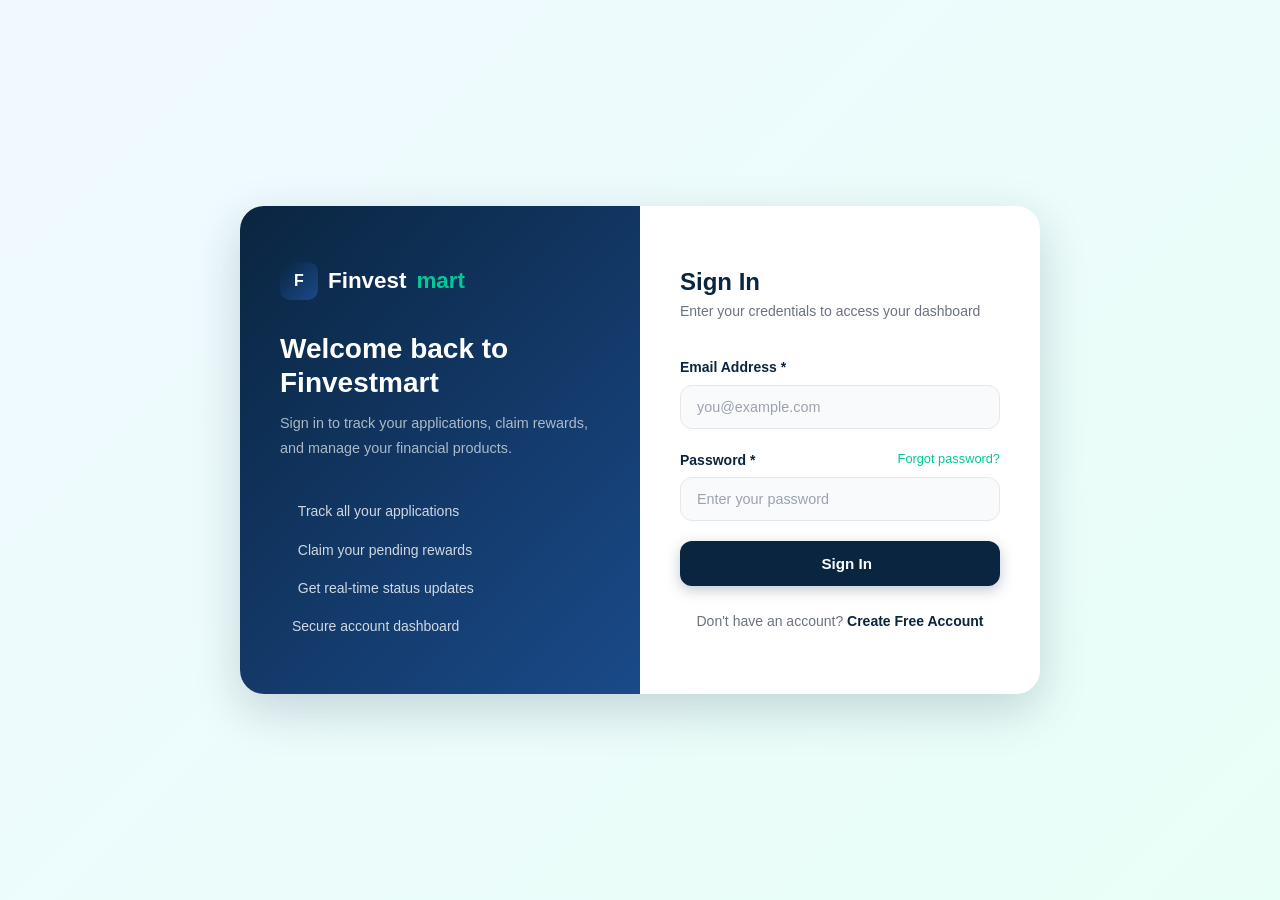
<file: dashboard.html>
<!DOCTYPE html>
<html lang="en">
<head>
  <meta charset="UTF-8" />
  <meta name="viewport" content="width=device-width, initial-scale=1.0" />
  <title>My Dashboard – Finvestmart</title>
  <link rel="stylesheet" href="assets/css/style.css" />
  <link rel="stylesheet" href="https://cdnjs.cloudflare.com/ajax/libs/font-awesome/6.5.0/css/all.min.css" />
  <link href="https://fonts.googleapis.com/css2?family=Inter:wght@300;400;500;600;700;800&family=Poppins:wght@300;400;500;600;700;800&display=swap" rel="stylesheet" />
  <style>
    body { background: var(--light-bg); visibility: hidden; }
    .reward-claim-card { background:#fff; border-radius:var(--radius-xl); border:1px solid var(--border-color); overflow:hidden; margin-bottom:24px; }
    .reward-claim-card-header { background:linear-gradient(135deg,var(--primary-color),#1a4a8a); padding:20px 24px; display:flex; align-items:center; justify-content:space-between; }
    .reward-claim-card-header h3 { color:#fff; font-size:1rem; }
    .reward-claim-table { width:100%; }
    .reward-claim-table th { padding:12px 16px; background:var(--light-bg); font-size:0.72rem; font-weight:700; text-transform:uppercase; letter-spacing:0.5px; color:var(--secondary-text); border-bottom:1px solid var(--border-color); text-align:left; }
    .reward-claim-table td { padding:14px 16px; font-size:0.875rem; border-bottom:1px solid var(--border-color); }
    .reward-claim-table tr:last-child td { border-bottom:none; }
    .reward-claim-table tr:hover td { background:var(--light-bg); }
  </style>
</head>
<body class="dashboard-page">

  <!-- ======================================================
       SIDEBAR
  ====================================================== -->
  <aside class="sidebar" id="sidebar">
    <div class="sidebar-logo">
      <div class="nav-logo-icon">F</div>
      Finvest<span style="color:var(--accent-color);">mart</span>
    </div>

    <nav class="sidebar-nav">
      <div class="sidebar-section-title">Main</div>
      <a href="dashboard.html" class="sidebar-link active"><i class="fas fa-home"></i> Dashboard</a>
      <a href="#applications" class="sidebar-link" onclick="showSection('applications')"><i class="fas fa-file-alt"></i> My Applications <span class="sidebar-badge">3</span></a>
      <a href="#rewards" class="sidebar-link" onclick="showSection('rewards')"><i class="fas fa-coins"></i> My Rewards</a>
      <a href="#claim" class="sidebar-link" onclick="showSection('claim')"><i class="fas fa-hand-holding-dollar"></i> Claim Reward</a>
      <a href="#payouts" class="sidebar-link" onclick="showSection('payouts')"><i class="fas fa-history"></i> Payout History</a>

      <div class="sidebar-section-title" style="margin-top:24px;">Products</div>
      <a href="products/insurance.html" class="sidebar-link"><i class="fas fa-shield-halved"></i> Insurance</a>
      <a href="products/personal-loan.html" class="sidebar-link"><i class="fas fa-hand-holding-dollar"></i> Personal Loan</a>
      <a href="products/demat.html" class="sidebar-link"><i class="fas fa-chart-line"></i> Demat Account</a>
      <a href="index.html#products" class="sidebar-link"><i class="fas fa-grid-2"></i> All Products</a>

      <div class="sidebar-section-title" style="margin-top:24px;">Account</div>
      <a href="#profile" class="sidebar-link" onclick="showSection('profile')"><i class="fas fa-user"></i> Profile</a>
      <a href="#bank" class="sidebar-link" onclick="showSection('bank')"><i class="fas fa-university"></i> Bank Details</a>
      <a href="#notifications" class="sidebar-link"><i class="fas fa-bell"></i> Notifications</a>
      <a href="api/auth/logout.php" class="sidebar-link" style="color:#EF4444;"><i class="fas fa-sign-out-alt"></i> Logout</a>
    </nav>

    <div class="sidebar-user">
      <div class="sidebar-user-avatar">RS</div>
      <div class="sidebar-user-info">
        <div class="sidebar-user-name">Rahul Sharma</div>
        <div class="sidebar-user-email">rahul@example.com</div>
      </div>
    </div>
  </aside>

  <!-- ======================================================
       MAIN CONTENT
  ====================================================== -->
  <main class="dashboard-main">

    <!-- Top Bar -->
    <div class="dashboard-topbar">
      <div style="display:flex;align-items:center;gap:16px;">
        <button class="sidebar-toggle btn btn-outline btn-sm" style="display:none;" id="sidebarToggle">
          <i class="fas fa-bars"></i>
        </button>
        <div class="dashboard-greeting">
          <h1>Good morning, Rahul! 👋</h1>
          <p>Here's a summary of your financial activity</p>
        </div>
      </div>
      <div class="dashboard-actions">
        <a href="index.html#products" class="btn btn-outline btn-sm"><i class="fas fa-plus"></i> New Application</a>
        <a href="register.html" class="btn btn-accent btn-sm"><i class="fas fa-coins"></i> Claim Rewards</a>
      </div>
    </div>

    <!-- Stats Grid -->
    <div class="stats-grid" id="section-overview">
      <div class="stat-card">
        <div class="stat-card-header">
          <span class="stat-card-label">Total Rewards</span>
          <div class="stat-card-icon" style="background:rgba(0,200,150,0.1);color:var(--accent-color);"><i class="fas fa-coins"></i></div>
        </div>
        <div class="stat-card-value" data-target="8750" data-prefix="₹">₹0</div>
        <div class="stat-card-change positive"><i class="fas fa-arrow-up"></i> +₹1,500 this month</div>
      </div>

      <div class="stat-card">
        <div class="stat-card-header">
          <span class="stat-card-label">Applications</span>
          <div class="stat-card-icon" style="background:rgba(99,102,241,0.1);color:#6366F1;"><i class="fas fa-file-alt"></i></div>
        </div>
        <div class="stat-card-value" data-target="5">0</div>
        <div class="stat-card-change positive"><i class="fas fa-arrow-up"></i> 2 approved</div>
      </div>

      <div class="stat-card">
        <div class="stat-card-header">
          <span class="stat-card-label">Pending Rewards</span>
          <div class="stat-card-icon" style="background:rgba(245,158,11,0.1);color:#F59E0B;"><i class="fas fa-clock"></i></div>
        </div>
        <div class="stat-card-value" data-target="2200" data-prefix="₹">₹0</div>
        <div class="stat-card-change" style="color:var(--secondary-text);">3 eligible products</div>
      </div>

      <div class="stat-card">
        <div class="stat-card-header">
          <span class="stat-card-label">Paid Out</span>
          <div class="stat-card-icon" style="background:rgba(10,37,64,0.08);color:var(--primary-color);"><i class="fas fa-check-circle"></i></div>
        </div>
        <div class="stat-card-value" data-target="6550" data-prefix="₹">₹0</div>
        <div class="stat-card-change positive"><i class="fas fa-arrow-up"></i> 4 payouts done</div>
      </div>
    </div>

    <!-- Applications & Rewards Row -->
    <div class="dashboard-grid">

      <!-- Recent Applications -->
      <div class="dashboard-card" id="section-applications">
        <div class="card-header">
          <h3>My Applications</h3>
          <a href="index.html#products">+ New Application</a>
        </div>
        <div class="card-body" style="padding:0;">
          <div style="padding:0 24px;">
            <div class="application-row">
              <div class="app-icon blue"><i class="fas fa-shield-halved"></i></div>
              <div class="app-info">
                <div class="app-name">Term Insurance – HDFC Life</div>
                <div class="app-date">Applied: 12 Jan 2024 • Sum Assured: ₹1 Cr</div>
              </div>
              <span class="status-badge approved">Approved</span>
            </div>

            <div class="application-row">
              <div class="app-icon green"><i class="fas fa-hand-holding-dollar"></i></div>
              <div class="app-info">
                <div class="app-name">Personal Loan – ICICI Bank</div>
                <div class="app-date">Applied: 18 Jan 2024 • Amount: ₹3,00,000</div>
              </div>
              <span class="status-badge processing">Processing</span>
            </div>

            <div class="application-row">
              <div class="app-icon teal"><i class="fas fa-chart-line"></i></div>
              <div class="app-info">
                <div class="app-name">Demat Account – Zerodha</div>
                <div class="app-date">Applied: 20 Jan 2024</div>
              </div>
              <span class="status-badge approved">Approved</span>
            </div>

            <div class="application-row">
              <div class="app-icon purple"><i class="fas fa-house"></i></div>
              <div class="app-info">
                <div class="app-name">Home Loan – SBI</div>
                <div class="app-date">Applied: 22 Jan 2024 • Amount: ₹35,00,000</div>
              </div>
              <span class="status-badge pending">Pending</span>
            </div>

            <div class="application-row">
              <div class="app-icon red"><i class="fas fa-credit-card"></i></div>
              <div class="app-info">
                <div class="app-name">Credit Card – Axis Bank</div>
                <div class="app-date">Applied: 25 Jan 2024</div>
              </div>
              <span class="status-badge pending">Pending</span>
            </div>
          </div>
        </div>
      </div>

      <!-- Rewards Panel -->
      <div>
        <div class="dashboard-card" id="section-rewards">
          <div class="card-header">
            <h3>My Rewards</h3>
            <a href="#claim" onclick="showSection('claim')">Claim All</a>
          </div>
          <div class="card-body">
            <div class="reward-dashboard-card">

              <div class="reward-dash-item">
                <div class="reward-dash-icon"><i class="fas fa-shield-halved"></i></div>
                <div class="reward-dash-info">
                  <div class="reward-dash-name">Term Insurance</div>
                  <div class="reward-dash-status"><span class="status-badge paid">Paid</span></div>
                </div>
                <div class="reward-dash-amount">₹1,500</div>
              </div>

              <div class="reward-dash-item">
                <div class="reward-dash-icon"><i class="fas fa-chart-line"></i></div>
                <div class="reward-dash-info">
                  <div class="reward-dash-name">Demat Account</div>
                  <div class="reward-dash-status"><span class="status-badge approved">Eligible</span></div>
                </div>
                <div class="reward-dash-amount">₹700</div>
              </div>

              <div class="reward-dash-item">
                <div class="reward-dash-icon"><i class="fas fa-hand-holding-dollar"></i></div>
                <div class="reward-dash-info">
                  <div class="reward-dash-name">Personal Loan</div>
                  <div class="reward-dash-status"><span class="status-badge pending">Pending</span></div>
                </div>
                <div class="reward-dash-amount">₹3,000</div>
              </div>

              <div class="reward-dash-item">
                <div class="reward-dash-icon"><i class="fas fa-house"></i></div>
                <div class="reward-dash-info">
                  <div class="reward-dash-name">Home Loan</div>
                  <div class="reward-dash-status"><span class="status-badge pending">Pending</span></div>
                </div>
                <div class="reward-dash-amount">₹5,000</div>
              </div>

            </div>
          </div>
        </div>

        <!-- Quick Stats -->
        <div class="dashboard-card" style="margin-top:20px;">
          <div class="card-header"><h3>Reward Progress</h3></div>
          <div class="card-body">
            <div style="margin-bottom:16px;">
              <div style="display:flex;justify-content:space-between;margin-bottom:6px;">
                <span style="font-size:0.8rem;font-weight:600;color:var(--primary-color);">Overall Goal</span>
                <span style="font-size:0.8rem;color:var(--accent-color);font-weight:700;">₹8,750 / ₹10,000</span>
              </div>
              <div class="progress-bar"><div class="progress-fill" style="width:87.5%;"></div></div>
            </div>
            <div style="margin-bottom:16px;">
              <div style="display:flex;justify-content:space-between;margin-bottom:6px;">
                <span style="font-size:0.8rem;color:var(--secondary-text);">Applications Approved</span>
                <span style="font-size:0.8rem;color:var(--secondary-text);">2 / 5</span>
              </div>
              <div class="progress-bar"><div class="progress-fill" style="width:40%;background:linear-gradient(90deg,#6366F1,#8B5CF6);"></div></div>
            </div>
            <div>
              <div style="display:flex;justify-content:space-between;margin-bottom:6px;">
                <span style="font-size:0.8rem;color:var(--secondary-text);">Rewards Paid</span>
                <span style="font-size:0.8rem;color:var(--secondary-text);">1 / 3</span>
              </div>
              <div class="progress-bar"><div class="progress-fill" style="width:33%;"></div></div>
            </div>
          </div>
        </div>
      </div>

    </div>

    <!-- ======================================================
         CLAIM REWARD SECTION
    ====================================================== -->
    <div id="section-claim" class="reward-claim-card">
      <div class="reward-claim-card-header">
        <h3><i class="fas fa-coins" style="margin-right:8px;color:var(--accent-color);"></i> Claim Your Rewards</h3>
        <span style="color:rgba(255,255,255,0.7);font-size:0.825rem;">Total Claimable: <strong style="color:var(--accent-color);">₹700</strong></span>
      </div>
      <div style="overflow-x:auto;">
        <table class="reward-claim-table">
          <thead>
            <tr>
              <th>Product</th>
              <th>Partner</th>
              <th>Applied Date</th>
              <th>Reward Amount</th>
              <th>Status</th>
              <th>Action</th>
            </tr>
          </thead>
          <tbody>
            <tr>
              <td><strong>Term Insurance</strong></td>
              <td>HDFC Life</td>
              <td>12 Jan 2024</td>
              <td style="color:var(--accent-color);font-weight:700;">₹1,500</td>
              <td><span class="status-badge paid">Paid</span></td>
              <td><span style="color:var(--secondary-text);font-size:0.8rem;">Paid on 15 Jan</span></td>
            </tr>
            <tr>
              <td><strong>Demat Account</strong></td>
              <td>Zerodha</td>
              <td>20 Jan 2024</td>
              <td style="color:var(--accent-color);font-weight:700;">₹700</td>
              <td><span class="status-badge approved">Eligible</span></td>
              <td>
                <button class="btn btn-accent btn-sm claim-reward-btn" data-reward-id="2">
                  <i class="fas fa-coins"></i> Claim ₹700
                </button>
              </td>
            </tr>
            <tr>
              <td><strong>Personal Loan</strong></td>
              <td>ICICI Bank</td>
              <td>18 Jan 2024</td>
              <td style="color:var(--accent-color);font-weight:700;">₹3,000</td>
              <td><span class="status-badge pending">Pending</span></td>
              <td><span style="color:var(--secondary-text);font-size:0.8rem;">After approval</span></td>
            </tr>
            <tr>
              <td><strong>Home Loan</strong></td>
              <td>SBI</td>
              <td>22 Jan 2024</td>
              <td style="color:var(--accent-color);font-weight:700;">₹5,000</td>
              <td><span class="status-badge pending">Pending</span></td>
              <td><span style="color:var(--secondary-text);font-size:0.8rem;">After approval</span></td>
            </tr>
          </tbody>
        </table>
      </div>
    </div>

    <!-- ======================================================
         PAYOUT HISTORY
    ====================================================== -->
    <div class="dashboard-card" id="section-payouts">
      <div class="card-header">
        <h3><i class="fas fa-history" style="margin-right:8px;"></i> Payout History</h3>
      </div>
      <div style="overflow-x:auto;">
        <table class="reward-claim-table">
          <thead>
            <tr>
              <th>Date</th>
              <th>Product</th>
              <th>Amount</th>
              <th>Method</th>
              <th>Transaction ID</th>
              <th>Status</th>
            </tr>
          </thead>
          <tbody>
            <tr>
              <td>15 Jan 2024</td>
              <td>Term Insurance – HDFC Life</td>
              <td style="color:var(--accent-color);font-weight:700;">₹1,500</td>
              <td><i class="fas fa-university" style="margin-right:4px;"></i> Bank Transfer</td>
              <td style="font-family:monospace;font-size:0.8rem;">TXN2024011501</td>
              <td><span class="status-badge paid">Paid</span></td>
            </tr>
            <tr>
              <td>05 Dec 2023</td>
              <td>Demat Account – Angel One</td>
              <td style="color:var(--accent-color);font-weight:700;">₹500</td>
              <td><i class="fas fa-mobile-alt" style="margin-right:4px;"></i> UPI</td>
              <td style="font-family:monospace;font-size:0.8rem;">TXN2023120501</td>
              <td><span class="status-badge paid">Paid</span></td>
            </tr>
          </tbody>
        </table>
      </div>
    </div>

    <!-- ======================================================
         PROFILE SECTION
    ====================================================== -->
    <div class="dashboard-card" id="section-profile" style="display:none;">
      <div class="card-header"><h3>My Profile</h3></div>
      <div class="card-body">
        <form style="max-width:600px;">
          <div class="form-row">
            <div class="form-group">
              <label class="form-label">First Name</label>
              <input type="text" class="form-input" value="Rahul" />
            </div>
            <div class="form-group">
              <label class="form-label">Last Name</label>
              <input type="text" class="form-input" value="Sharma" />
            </div>
          </div>
          <div class="form-group">
            <label class="form-label">Email</label>
            <input type="email" class="form-input" value="rahul@example.com" />
          </div>
          <div class="form-group">
            <label class="form-label">Mobile</label>
            <input type="tel" class="form-input" value="9876543210" />
          </div>
          <div class="form-group">
            <label class="form-label">PAN Number</label>
            <input type="text" class="form-input" placeholder="ABCDE1234F" />
          </div>
          <div class="form-group">
            <label class="form-label">City</label>
            <input type="text" class="form-input" value="Bangalore" />
          </div>
          <button type="submit" class="btn btn-primary">Save Changes</button>
        </form>
      </div>
    </div>

    <!-- Bank Details Section -->
    <div class="dashboard-card" id="section-bank" style="display:none;">
      <div class="card-header"><h3>Bank & UPI Details</h3></div>
      <div class="card-body">
        <form style="max-width:600px;">
          <div class="form-group">
            <label class="form-label">Account Holder Name</label>
            <input type="text" class="form-input" placeholder="As per bank records" />
          </div>
          <div class="form-group">
            <label class="form-label">Bank Name</label>
            <select class="form-input form-select">
              <option>Select Bank</option>
              <option>HDFC Bank</option><option>ICICI Bank</option><option>SBI</option>
              <option>Axis Bank</option><option>Kotak Mahindra</option><option>Other</option>
            </select>
          </div>
          <div class="form-group">
            <label class="form-label">Account Number</label>
            <input type="text" class="form-input" placeholder="Account number" />
          </div>
          <div class="form-group">
            <label class="form-label">IFSC Code</label>
            <input type="text" class="form-input" placeholder="e.g. HDFC0001234" />
          </div>
          <div class="form-divider"><span>or add UPI</span></div>
          <div class="form-group">
            <label class="form-label">UPI ID</label>
            <input type="text" class="form-input" placeholder="yourname@upi" />
          </div>
          <button type="submit" class="btn btn-primary">Save Bank Details</button>
        </form>
      </div>
    </div>

  </main>

  <script src="assets/js/main.js"></script>

  <!-- Auth Guard + PHP Session Data -->
  <script>
    function getGreeting() {
      const h = new Date().getHours();
      return h < 12 ? 'Good morning' : h < 17 ? 'Good afternoon' : 'Good evening';
    }

    function applyUserInfo(name, email) {
      const nameEl   = document.querySelector('.sidebar-user-name');
      const emailEl  = document.querySelector('.sidebar-user-email');
      const greetEl  = document.querySelector('.dashboard-greeting h1');
      const avatarEl = document.querySelector('.sidebar-user-avatar');
      const initials = name.split(' ').filter(Boolean).map(w => w[0]).join('').toUpperCase().slice(0, 2) || name.slice(0, 2).toUpperCase();
      if (nameEl)   nameEl.textContent  = name;
      if (emailEl)  emailEl.textContent = email;
      if (greetEl)  greetEl.textContent = getGreeting() + ', ' + name.split(' ')[0] + '! 👋';
      if (avatarEl) avatarEl.textContent = initials;
    }

    function applyStats(total, apps, pending, paid) {
      const vals = document.querySelectorAll('.stat-card-value');
      const fmt = n => Number(n).toLocaleString('en-IN');
      if (vals[0]) { vals[0].dataset.target = total;   vals[0].textContent = total > 0 ? '₹' + fmt(total) : '₹0'; }
      if (vals[1]) { vals[1].dataset.target = apps;    vals[1].textContent = apps || '0'; }
      if (vals[2]) { vals[2].dataset.target = pending; vals[2].textContent = pending > 0 ? '₹' + fmt(pending) : '₹0'; }
      if (vals[3]) { vals[3].dataset.target = paid;    vals[3].textContent = paid > 0 ? '₹' + fmt(paid) : '₹0'; }
      document.querySelectorAll('.stat-card-change').forEach(el => {
        el.className = 'stat-card-change';
        el.innerHTML = '<i class="fas fa-info-circle"></i> No activity yet';
      });
    }

    function showNoData() {
      const empty = (icon, msg) => `<div style="text-align:center;padding:40px 24px;color:var(--secondary-text);">
        <i class="fas ${icon}" style="font-size:2rem;margin-bottom:12px;display:block;opacity:0.35;"></i>
        <p style="margin:0;font-size:0.875rem;">${msg}</p></div>`;
      const appDiv = document.querySelector('#section-applications .card-body > div');
      if (appDiv) appDiv.innerHTML = empty('fa-file-alt', 'No applications yet. <a href="index.html#products" style="color:var(--accent-color);">Browse products</a> to get started.');
      const rewardDiv = document.querySelector('#section-rewards .reward-dashboard-card');
      if (rewardDiv) rewardDiv.innerHTML = empty('fa-coins', 'No rewards yet. Apply for products to earn rewards.');
      const claimTbody = document.querySelector('#section-claim tbody');
      if (claimTbody) claimTbody.innerHTML = '<tr><td colspan="6" style="text-align:center;padding:30px;color:var(--secondary-text);">No rewards to claim yet.</td></tr>';
      const payTbody = document.querySelector('#section-payouts tbody');
      if (payTbody) payTbody.innerHTML = '<tr><td colspan="6" style="text-align:center;padding:30px;color:var(--secondary-text);">No payouts yet.</td></tr>';
      const badge = document.querySelector('.sidebar-badge');
      if (badge) badge.textContent = '0';
    }

    // Always check real PHP session first
    sessionStorage.removeItem('finvestDemoMode');
    fetch('api/auth/check-session.php')
      .then(r => r.json())
      .then(data => {
        if (!data.loggedIn) { window.location.href = 'login.html'; return; }
        document.body.style.visibility = 'visible';
        applyUserInfo(data.name, data.email);
        applyStats(
          data.totalRewards   || 0,
          data.applications   || 0,
          data.pendingRewards || 0,
          data.paidOut        || 0
        );
        // Always clear dummy hardcoded content — show real data only
        showNoData();
      })
      .catch(() => { window.location.href = 'login.html'; });
  </script>

  <script>
    // Show/hide sections
    function showSection(name) {
      const sections = ['overview', 'applications', 'rewards', 'claim', 'payouts', 'profile', 'bank'];
      sections.forEach(s => {
        const el = document.getElementById('section-' + s);
        if (el) el.style.display = s === name ? '' : (s === 'overview' ? (name === 'overview' ? '' : 'none') : 'none');
      });
      // Update active sidebar
      document.querySelectorAll('.sidebar-link').forEach(l => l.classList.remove('active'));
      const activeLink = document.querySelector(`.sidebar-link[onclick*="${name}"]`);
      if (activeLink) activeLink.classList.add('active');
    }

    // Mobile sidebar toggle
    const sidebarToggle = document.getElementById('sidebarToggle');
    const sidebar = document.getElementById('sidebar');
    if (sidebarToggle) {
      sidebarToggle.style.display = 'flex';
      sidebarToggle.addEventListener('click', () => sidebar.classList.toggle('open'));
    }

    // Responsive
    function checkMobile() {
      const toggle = document.getElementById('sidebarToggle');
      if (window.innerWidth <= 768) {
        if (toggle) toggle.style.display = 'flex';
      } else {
        if (toggle) toggle.style.display = 'none';
        if (sidebar) sidebar.classList.remove('open');
      }
    }
    window.addEventListener('resize', checkMobile);
    checkMobile();
  </script>
</body>
</html>
</file>
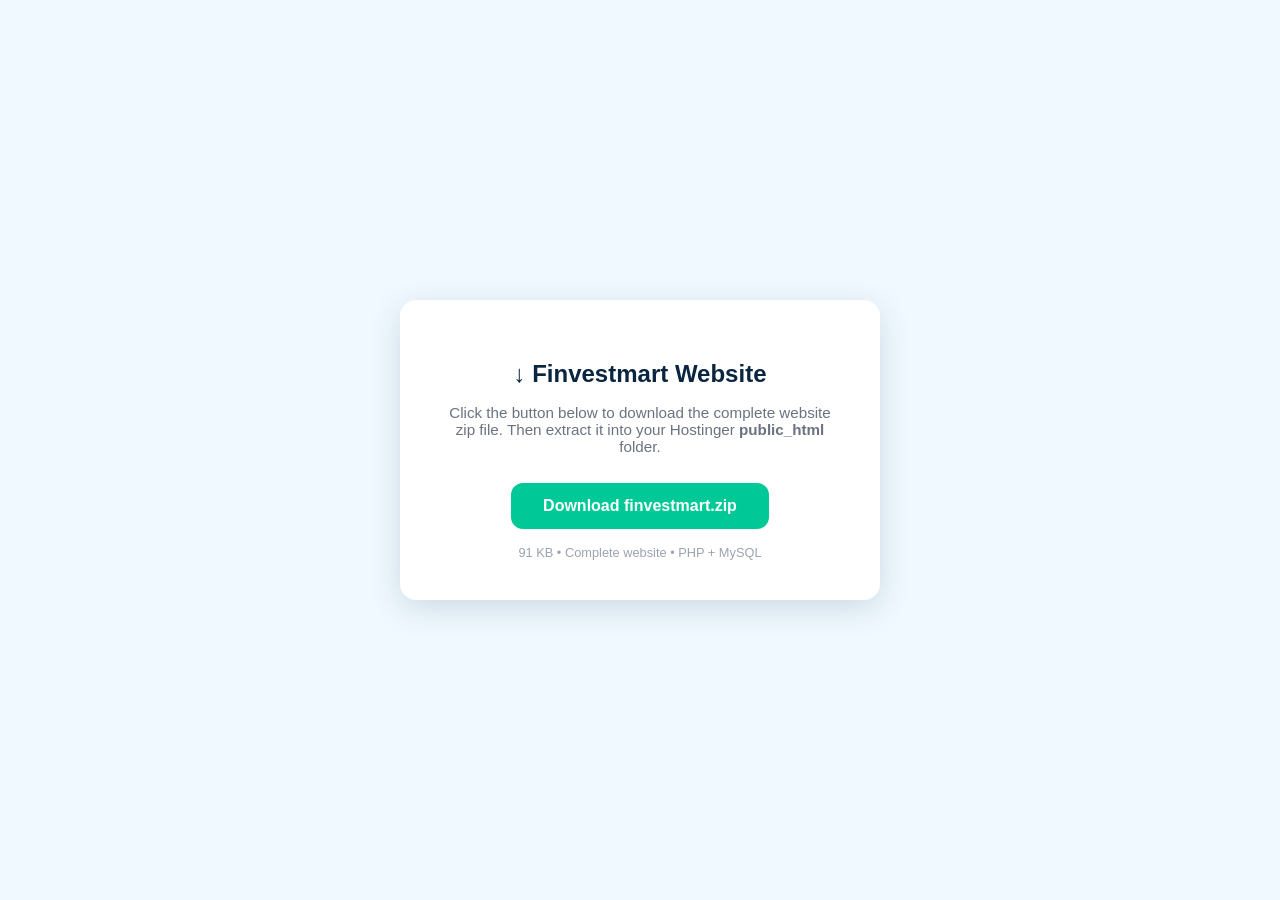
<file: download.html>
<!DOCTYPE html>
<html>
<head>
<meta charset="UTF-8">
<title>Download Finvestmart</title>
<style>
  body{font-family:Arial,sans-serif;display:flex;align-items:center;justify-content:center;min-height:100vh;margin:0;background:#F0F9FF;}
  .box{background:#fff;border-radius:16px;padding:40px;text-align:center;box-shadow:0 8px 32px rgba(10,37,64,.15);max-width:400px;width:90%;}
  h2{color:#0A2540;margin-bottom:8px;}
  p{color:#6B7280;margin-bottom:28px;font-size:0.95rem;}
  .btn{display:inline-block;background:#00C896;color:#fff;padding:14px 32px;border-radius:12px;font-size:1rem;font-weight:700;text-decoration:none;cursor:pointer;border:none;}
  .btn:hover{background:#00a87e;}
  small{display:block;margin-top:16px;color:#9CA3AF;font-size:0.8rem;}
</style>
</head>
<body>
<div class="box">
  <h2>&#8595; Finvestmart Website</h2>
  <p>Click the button below to download the complete website zip file. Then extract it into your Hostinger <strong>public_html</strong> folder.</p>
  <button class="btn" onclick="download()">Download finvestmart.zip</button>
  <small>91 KB &bull; Complete website &bull; PHP + MySQL</small>
</div>
<script>
function download(){
  var b64 = "UEsDBBQAAAAIAAthi1xF2L394QMAAM4MAAAJABwALmh0YWNjZXNzVVQJAAO2OdpptjnaaXV4CwABBAAAAAAEAAAAAMVWX2/bNhB/96c4OCmQLJFdr33akgKeY8cGHNuTnKFD2hoMRclsJFIlKStaE2BPe97DPmE/yY6SHceZHcQI0gl6kHj3O/7uD3m3A8fPeCo70OkNfmt747OmOwYHat1xs9Vqex60hoNO7/TcbY57wwHqPWsbxLcFuYwYuCxT3LC2CLlglWFiuBQaDjoyimTm5XGfiytdWdGCobAGvv3zJ77gMZqiLIcuIz5Ter7+Pd/KUS84k36K7sTSn0xLIjX6rgL4lLyARBnJNWhm4L3TksIwYZxxnjBn4XRVSC14EFQ3wjqKxPf0veZZe+j2TnuDzZD3nueMlDSMWhBUGz9bjuz4MpL0ahPMZQFTiilnJCNOc6hqozg1jlQcE+BkUyYcqqTW85VNdkZMxVxry/bOVMgkbk0sm+O9/UOIOVpKplKw4peih4rgZ7VyVF+E9d29fM+dQftCc8NnDAIesRdOe+WoYzc5I4ZOofqhtqe/RDeRDG+YmN3E/k2ITEIhFdvfrZZZH6oyFljFhz4TebF4gh8QKBlbAfq3NFp4uHCNShHwEHyu8E+qfFH+rq2wT6W0jofzonPY/7gq/FBDKkvZMmwdqSiD7ng88mAvFVTGMRYgkMAgTc/[base64]/qEPKTWthufSJoWZfb29Vuoc0uyNjVx9B/pmxXpPS8IndroBeiENnhpUCAaK/VlnHlwj7PrBPN4d4+3y98mLS4d7EH3Fn/J7U0OPMZA1z8nIVQJpUxrSKJUQwNyRlT1EQDbEhFi/W8FSMSWO2TsMtkOoWfhwXUcPQTF2Oqm61CGXZs6RcWtAJ/JjGiqeGKejCNJgq2n6DjPhV87Aao5GV5wTw2OBdQt4Mf1iPVd7vQPnkBLxgkasv3zux7etafBZ0FEDFuchqbvD1OTpAZ7GLaQubMn7U6/OW6XqbJneZnlB9l7gpENeVtZ1lI8wdJKgW6aK7ojnCWNwevm/5ghH4l8Mk0WUcfPyYxEKcN2XdRFjUp5xdnEtikpohwahd7OZk1t52WG5Qfw7a+/YTkKmCnXMBz0f58PBba/snJIx/[base64]/jT/kq3qbj708ASIM4lgQFZ3VXV11Vf1FfnmzW//OACXo8m/XM+/Pp/7cAqe6y9mMJp4/nxx4Y+mEw8up3O4mnr+aPLenaPChdhkCVcc4hT6f4NNnBaKy2eQCghEGKc3kHIe8tB5gl9vHMfz3Rn04eGHT3CRc4bnXW+9f45hyBRbMcmdh08/fLk/p9+FsbjBKyoBV0IqvBfPIZqxlCfQjjL67kblRjcQm45z1oX3AhUGpQY8/PgfuGYpu+H639J3aTZ27iOd5124SOLgFlr2wqHdajkvujARtCLu0wHmAMPyv0oTUrbhuNbm3ZsuQNE/e/7i5avXf//Hch2nd1yqDctV50CrkHihR7Ror9KYMSnvRR6C/bRVxEGkHLaiAMlr03RraHzahSxYkmwHkIiAJRStjmMze6YzO9pkIle1Tz5bJRiJL5raOsGj9DC1h2nKoux6ex4izinBNkPTjKeNnRYlz+MJDxRFJa9Sh3ECCtfYvfRBg4ZyaYzQestEoAUoDkzpNSUy52WNhUgItHMZJ7yl/ZH6mAFUZ/Qaae7K7xPnFfoS5CJJNF60UmCMvRct53UXPlDiIlEkIVqrnICISVhxvJgsgoBLuS4weYDWYxnxsOU4fhRLCDQ4JWBmyeuE/k1DYGEoCZoEhDNAAaURJgkb6ADfsDgZQM6iInnLPzLqIVQ1AD2MiwHYAHxUe0tItIb6aBbDW2K1YUivv23enIw1benEkLEScs815BZZSLVVQQ5rLeSpilnyh+BuH4YEJMxlINJ1fNMrU9pFaDnORcQQmjCdjD8QMNDZF5DEKQa8bb76/dP+687AwWiFHGPB2yfDd0tq1ifP4KQqupPO142qfPjx33DLeQaY7Upk18LCc+dk4bApaFNkQaN8+E5nRvefdY7x9xTa7e8am517HhkjjWWZntqlprFy93Fjk/[base64]/uV2PCMpiXLThoOD7/85DRmq13N3m6ayIiZ2+5jFR3jm94OyVi+t0krjxVUIfrY548da1JhDqdmfeTsxyiqJiarpBfMdHDogcnSKzMIG0IY8jUrElUNZliXhsFZqv7S+RNY7Fey/vDzf0vXTcHGmw0PY6RhHC/YGksJyz1HAOpwIp2VAbFsQDHSWWhMXHrRDBh6CNG/Mdbh8bA7JtJuGCszDxl3yiOWOPpEaA47HbULzx27Fz4Qc307nQ+XV+feVfuEymPC78uoE3O8u5h/mBHZ9s86X6Nie5qTU7q7znKhe53E9hfjGIg+V90Bx2C/npA0Bk3PPcQrzVZZHm9ZcxWP0rT2K/EojYp7xNF0Rs9z52ONJDfVQle+P/N+T8B8joc8b6y/[base64]/8KmT/DaUUHUmIzHF6PJgcnmeeixnl7hLR73nktXcsaqDwiWzlXy+vucihv32/o3Vq4eQer0xDeuWGlYyPQPKKhY3dr8YwhJ6sDcey7ukXYbQzgbATuZDibjiY+hhCfeBKONFEoZHMV088trLYagNLGEkcv3I8Owkn2x1UUS6mqPqwgSc3t2r45dKm2Z83h2o5YEPHg9rRsQSRtyB9XadxGKzd4gT0n1iK/Eeq0ZLRKzeNEICWVInR4fVgjCz1ZrDax9U3r6d9VeTZkS3WbkF6QsHizn4ULWgRms/b0vuktZrPp3H+amdFav7Nas8A83cRSFvTqUgd8QNx15DlcXycQuSaUoH5b8A1xVZOAUSyMQ9h7G4PDjn65QjWOiQae5yJHZZwsj7KkS/uECqktkpuzq5lVo/HwPv3midH8P1BLAwQUAAAACADQXXVcl2eOYLMkAADN3wAACgAcAGluZGV4Lmh0bWxVVAkAAxeFvml0OdppdXgLAAEEAAAAAAQAAAAA7D3bcts4lu/5CrRS0xtPmzJ1tXydsR2741onTsVOZ3rfIBKS2KFIFknZ1nR11dQ+7PvWzhfsX+zv9JfswYUkQIAUpcjpPEx3pyOJwMHBuePgADz+7vXtxf3P7y/RLJ37py+O6V/Ix8H0pEWCFv2BYPf0BULHc5Ji5MxwnJD0pPXx/soatdBe8SjAc3LSevDIYxTGaQs5YZCSAJo+em46O3HJg+cQi33ZRV7gpR72rcTBPjnptO0MVOqlPjm98oIHkqRzHKfo93/8D7pjn+BXHDjQDb0mjpd4YZC00QcC3y9wMhtj5zN8e8Sxm7SP9zigEnYuSZzYi1LoKiF4FkX+Ek3CGPkhDhKKXbKIYSiyi3DgIoEMtE0Am3+y3wiOA9ouxUGKnGz4WAyPrgPXw/+WoDReJClx0cSDsZyZaIAiH6cw3rydTdv3AtrbP2kl6dInyYwQIOEsJpOTFk6A4smekyR77GEbPjXpN0vTKDnc23Pc4Jek7fjhwp34OIb+4XwP/4Kf9nxvnOxNgAwWfiRJOCd7w/agbbOhsO+3515gHiyKCVAvII42GIWWtKdhOPUJjryEDrZBf6Br6jm8sxOHSRLG3tQLZECrx6Xz6P5lgueevzy5BgbEh4/TWfrXnm0f9eHPAP4M4c8+/BnZ9vei5fswioCz9W1dLwEmLk+SRxy1dA5wPNkv9BNCe39Gv//zH/AfegN0jvCUoCQCKZ54Tvbgz3usZXtG4tCiBLBc78FzSYx+RUxtDlEnejpCM+IBZoeob9NvVO6mcbgI3EP0gONXljUOY+hkOaEfxjtH6LcXJQQuPlzfX1+c3aCbs59vP96jq+u/Xd5JSGTNO210FcYOQTNAAs3DsefDXyRYoDBAoEmf0zDKkeaPLfb4V/YTQoJGhygIA4K+8+bUMIC+HInnD6DD0MtLoQmM4ZJAa1Qg322ju1n4qOBx++7mZ4pMMgdpRaDahAQJepwBoDScgiS4KIzgi0Dyr3MCWolezfGTJQi6PxxFTzs5xsZpSBOZ+OTJMBF1Kuyzb5owYgCArSD+1AYdgg3yF/OgeB6FicefTLwn4hYPgNaAbZdy3CcT4L59hGIuB/BpHKZpOKcf8w6yXLycTCbSGNh1vWB6iLp9AJf/PMUwwkj+5e+WF7jk6RAdHBwUv4YPJJ744aMFU8WLNJRwBJuZULN2yD+CkSN/e2V1bPtPO6VWYpKUbXa7l4A5TUjW5DcDM9qMj7+uGMreMRA9BxfgB4tajgT0qVI0i+YzPB8v4ilTv0oBEM0LMe210SX1HqA1eX8vycRbV5xcJr2gkMkDRSaNiFTjbZxmBd6iOWbS2KRDMdF+G72PQ3fhgFOcxp7L/LRPpthZIscHn4U+kyhlXhUHSxSmYNbQIiGyhRm00Rswdijh6sBAEE49kOiZ0I4EJVTxFfPogfOIdUPDENFFgP5spWRO3S6xBFSwppOY/slbUQUYSjqBfW8aWB50hMYOoQ5EsUocFRFG6MiM/RBCgnqzV20rwgg7rEmnyigazFnHpjoty45ErDoymDWAdgYMFxBhrRa9QjSGuQ5kjBUmh2qCE8bU+uXsFE2srMmvhX06GEZP1LoVkPfBJXlPEMw9jHGc2SewjQjc5RLhMdimLKzLBxCNfy3MGRgkuzSBkov8cPnp7MPrO3R3eXF/fftOc5EMsAj2/mBZlH0GhCEQNj3klrSYcSY4CuK55NbIbFWfnG8szgYQLNwQrqaqU1S0i6dj/Ko7GOxmf+z2/o7W0fcSih5E/xD8HaJelwqEgl61wTK7WqUJo3KHSlnljBnJaw2jiTMFZDVAM8zaptPmIRuL71AS+iA4hpadvKEVY9dbJNkIucJ0wH2jLgsSqr2sYX6HM+rUYZYrcO10d44qXC81OybQlgfMLwLY/lCJYM0Esne7tr3bGdgwZNcwaTbBNRnyC6zDvMkyE8XiQSa3tn0xOhiC2NDlUOL9ncBA7U5M5kKSklkMTvWQ2yN9lsEkhFnSllTbTE0i7i1pq2IIuz3aH/BB6I+PgjB0pVGjURwgXcyWoe0LaNVaNjSzCc+BASXk8vnLqI1k1DKiPc4AiJWAyyLUPzzGONJ0WXckZQu5yjbKWqVOYexNLYcurIWT410PYYmFA9Tdpg4a5JGF0VJUPWL6R55gVU0lsRA1HWcfj4mvSUQDDnKLaGVx/8hMEhNTu22DvBmZqsNLFmNN4FbJ26DAlq1h+jqqbPmW8e8rmsuu3YxTHD8jr/bX55VBfPkAZhXsr+CWwTpwcOkyIrXo5ozW2KPbIi1CenP7CV3fo0+3H/79zhweJSmJEovp+AY6H5OI4PRVb5dq/o5Q/R6z/IZ4R5mCYiAoFplomThtAiaFTQ0iIzZCsJiP5UQNX6lnfo5/kyUbFmgEx0AdkEzA5FWnN3DJdBd4ctYd9G340MF9PMK6DA/sP23P+a0vaVkoZrO1v7B945D6R+yGj/QBC0Lgd64PHXu3t7877AtfLhNNhAYKEtyclFSGc7Qstg1ZkwWoqxwbzewZ7Wo+LmONCtzkg0eqTXw5PN/vjqAf5bmViUSnPTRo1f3l3f3129t312c3FVqVEmDlPAw87H+xclEOWhMv3UVzL4BV5KueDRaRa1ymcpzBleoloZNpWQ1byjkp9WEDr6ob/peXg8v9y/OyDNIGPYMI2qOdJrFxeVp5gGwKfn9+ZfHoV1cDtmAp49Dp7xgHgjVsXJ+DYRyRGaIqSCVMT1qfXQ0OLu3zI7PIGiBQo1mW8IMm8r2vYcn9LYdEM+OHyEvBXjnGcUE4Z2F97q1m5dWV6MEhWfgBp1gy0f2+shTpF/L1/La2wvoolrZi1cGnYY39BSlFS2v4FBXWlObNGwNj1pd9wKN9ogGLFnHkN0ZtdD64uKLQhq+7o9cHGrQQlGzaGBqXbfjw+mB/35ZWOkIE6CagWZareVGy+gJSHJZ9irb2yvXCINxiG1ASbi9g6rOGjK9eO9MIuGZ5mwfveriXm13qxju2QTU6tq05BqF0ZZ/24ePdfZ5JK7szuj9qZWlCKffXH/Hcn+IyrkZXZ1cXOS58VJMrYI9z46i3+E0e3Q+nYb3dXU/RuZXmto7qMF0NHyJlTVwMvKGBG2lhOhPaGit9cHHWO7uSWEsJLDJUKmvlxWSBaO4CdcUoMfz9h9vXHy/u0fXF7bs79D26OTu/vNECGZEOKeWHBkrczL+VJa+/zfSPEhX2TMEn91q/6Vi3DTbYGG9UmBIFlskGN1JoEzCjDeao9Q52D7q73f6wBI4bYjM4oxHmi93+AFAb7XY6JXBZlGEClxKWBtKBwTRH/d3OsIxbp38+OqvADVZqHtMiDdzBwW7HplMt4zbsDYdXHTO4mJhzEEC24Yj+p4K6vOrDPxoo45LDNhhbo6cpx3Ym+TOuO5ouO+qCx2yAb8RDjSpollsxmrzvmGI31UHVKjMrJ9nMDg+LiLZxPrfCDFAsdCOba3m5iOP+rMqnOimWPOoaESKy/5QHiTT2pQ/cnj20Ed/Cb5xAyUoEsrKOfK4yasUOEp6uMnxdRU4mk/FYATleAHdX7F9LueNqZ1B213J405PXFHRU5hu3HTfo6+36SCJH5Es2quQ0R0USU5XxrrJcLOHgNZHfq9vb+8sPZdGdhGGqbURl0inPpdD/PtsS7Kl7QpUZIT7AxomTLt+JKO1I9EcGS9OXwygxLMAx+YYKo6EvCY3GjCmllJdYRBGJHZbN8ElKh6X7Mnx/[base64]/XR+9gG+bQYGWRYrgA/wAy8GPWnxMrwWr4Y/dr38ATUoGDQwe6Y+peWpTG/yp/Aci+J/tk3bpkdWWnJ7mq6SmusAaQO23m+dXh3vwUO5sTh7ckyF5ZSeOwFK04/[base64]/jkjlOq8DT818sVZHBf01bozPHobUrjeBLp6kq+U6IC2NMc5bnPRqN4MTgrVLmASrnUTQRg1ywX9AF/KILetlGGHS00PGXwo21TsVptAqtlnrMwkeIt6zHMKbG4034iK5T9Il+W90Xj8NF2jo9o3/prY/3Fr5srUoqKyr/VYOVgQYz6QWqsRqngcV+bp3e0L9KpMq7xmTqQdgSa70RhYAd6tpapz+SFN2lIFFEpbmgd/GdJ3gyMPmBiBbCsYd5ZdZJ623Z6nATLsx39RdpWD5O7ocKtssYMff6VjqGxJ2dSlzp7Erh1wxeIDf75TaVVtJkAJsZviprttqKmQxVMwNVZX/q7U6VVWliTczWoomVMJuAer3WGtWrshzhCPebrcNocHhEA0q2lJWWh2x1aAp/zPrJNAxsATXS7PNk4fsmdV1LWSVIZq3VlYV+ABuzrZD0zeWH2yzl/cWBaZaEziwKicO1Q9PibI3MHDpRdqjpQhx6yKyDsbtYTVdGq6wRy0CU4z3NZ6ZZ1KK0yw4iv+zQwJadQRbSi96LQ8iKX1MNL/wy6yi4sPRlCZfq09nH47iENluCZQBhxe3TVTfVKOkUt7DL+WFuBcFZR8UvUtBLFmMThuuc8E5ncbiYzpB6Br3BqW96uo88kHiJcARWBkJW+sH3HExFTZ1FpE5CE4sUV8X39coaxR4gvGSf/akeg5elJg6dzyQVIRCn0rvwsRT8lKOh3NZltrTW/DRBgy23uwKNy6fID2OSHy+sw8YgsGVa0pPUSZmapkY6moqw5qeyH7C/IC3kYrrtAWaaXodAj5TZ4rdkMZl4TyetH1qndjnEqAXM4hjwGSA1S/QxAW9t6q4FoxXTyU6PU6o267EJASKQBDrZ3//z/0ok6bYHJYJcxEASaLgRVXKrhT332ydLRoTBtoTiPZihoKlElH7QwuncR/3EE22vXGrKQnYzRUzoFR479W6LJ+hUr0WBXoF5pYYRAHUUCAYYE9qWp+no/6xOjY4WbXm9EKuWMS5PifM5y1bUcleCSFNu9TyWGnMmn54JC/9dA15KvTNmyoE4Ao0Y3KzD1zLVX+fcm4M5X0SrKJ9zu4bieRuLZheVEKeusRtqtjanxxorsYr5a6QtBhZe/+1S8ds5ZWrI24AEY+zTWKGWBqJNxuL7MAX+ZkbrEuIGGi2b5mOAIYQMBGO0uz+wG/dzZrRQCzr+13+jH6B3Z3dg2xDQeAlIRpDOTDrRmAhZcn7uBV4tJUQSnrYTCRZdHiqa5/oR0Fyccd7VnQuqdWnpyJq9RZDdQ1lQY6b6KlZsYfLg4NAtzeVsOPvh7qBCZlbOnjvXZvNuLjksw+2ly1qpyRqxfccVVCva1jkDQ/a4AVUK2MEkNOBR0ZqWloPWk3guZ6iNo1VAoN5+kRSuBRYd/4vevL66QDfepArWOhPi5wtbp7ll2EzCN2fUmEnoypzyczOplFzahEeXsGxl93ZQHv0H+FR3hrfMof2vzx9e57vOBslzs6qUsdyEVR8DeoMWj2q3zKLert2cSU2DOSmE7q4bQne3EUKHHt0PeP4QOiOgCI42i6RLF/99wepI+yJlMUW2cFuZTOVEzLZTmcqJmmY5zUjty5l5L24ujMTCE2F2Dx8a4+AzmIFd9O4cXNP3eB4dFdk0ltjSJUU6ZyOnSo0tDCK5CLwHwIBFEHzflHrFc0CkzMqNIV5fwL9fBNK0V31zfcETsJsC1bZbzb6mMbzxwmNGPNscxr/gX+iCKSHxw9ZoeXd+vU0ivsVPpgioMczIm06XFhVbAfDHOHx8/PpaL45F3T2X4pcu0mohzy12u/JiD6mwLjtOt/bGB6tR4sVJOVy1NJnVrMuqLltxqe6/dXq7iPNEr7YfO+tqffgyv9hryGtdPnnpTIwjUOJFf/xOTL6JJe7EZHuoLIWfb+SJLMSsK40elQcvNhcuZmGYEDSJwzka2D/Q610FPhnBi+2CfJugdntAtpxKYMAkj4Y/iRQNyPuHKygvtVR2GuUiT1HKyTYf7WLzUYDslkCqQHk5IK0SEhWU7P4pScy0Qycjmx46yU4l54eS1RrVrOyo7LtnPb1sKTtbJVfP0+J5LgDZeRtxc4V9RPdCgZzA7V5FFKCKezQGsfMJ26QwF0rU7bqXoNREaNk4fC1uUljXmThkP5tXZ4h7fQzT+RjRK/DyeMrJt9Fqw7dsOFYHZxhNP6zV3clJyityv3CpYMKmSdxfVXRSVb6wTRYQlxxMSEaHfaeHiSuzYLB1FqhHNgseiBOb9SVma1FdqvJYl+KG0o9tUn0ymewDncXMnW6/Yzsy1ftbp7p6srWgujjYurrybi3Kl6pkGlLfvBX8dQzNYNv0Vg7/FvQWZ39NsfFGluUCx98KkSdkcuD0somO+4OefSATubt9oe4BhfcPdkcqjS/ORmd230jjxskAlco/ggP4ZshsT9xJP5enwcjuKRa7s3VZVk+eF3QWB88NdKbB0YLFgSDW0QYEvwQzzPo3oLpp6SMHm3n++l8B57YCTmlLYPtBZ6lA9Gv6ge3rTunuDJWiG2/yVCsO27Gh6YWabZuV0c8zcoDSf1I4CdIZDUrWq7t1J6HcdSFGFjddmKJNQnNU0cLfLOYk2IeF+/rEfz6HQSaT4WSSC73bJ+5IJvloywQfgLvo2cWdLGLg3vmoa47vHXr/1yJO0g3jn2+J2KuCoK3HmXII1CACmodpGDtLx99EuLvWpxkhPtmE5N+Ged/6YnYIYT6srLoHCv079vnByBgZLWgZ5Aakv2Lv8kHCvLz3v4lQdFXyYP9ZUwcNMgcQrdXswtd40Rg/EL+plK8OQItq7O/RLX1zyL+Sn2h7sahEXbZ9xyn8HKGpdKbna9qtbevRBsmJ1TUt1dpUX6DSwGGUjkR9zeBo+y5j/dW0enx0LdK/XaS0IPoKRs+04+76/fo80A6Xfc01wXMkjtZbE2jHa9eLUeVzeH+4014VoQ7/4Ai1vL+9XphE3zKHXhN2i9u3QGxzsu4qJgSx4v4/JAgtztZtIsd3Thh/C0utiuizb/9QV/P8VbKf9PQXBJ+LTSL9nzzyiM58f/OYUwItlzZInb/48F2Tg3fc3dBquKwuQcJ+xTlbpVZFeu1oWw7WzO8oW/FiMvGugKF4EUfWOL/SjP3wmzJYPk7VOyirr/FXGqjvbRGPlLe3sGu/lMeGKyrlJy4BZcT89h36HrujMkXY8kD8WP+yzpo3shXXfGVja28c6A7Ul15Wv8RNu0zTQPHs3iyVfKX7yvKH1S/rULb7BzsK+vpbD3r0rQcGbLLr4jIyyjdyDdmNrvIT+brDMo972fXjFXJhS89M76AyIccvnM468cus5DftZReByb8Z3gtQJzg1olF1jZpOq057mJOqNAV+j72JvKNuA/KWLqIVv5ZuQevJIze55Uy1NCvMST97r8+KW8aGdEm/6SDqy4PkqyplWyW9Po/qwSi/[base64]/sSV/3S68UWYrrRHlE6e6C9UYXd3ecKsgF+Q3A7zlL03EIJQ94yF8QeqTk+kpeXDhxlu7jeTbDEbZ1coZDNeNXcQWnCHlWvlxQ9TQMw8w+sReV6vnIMtIiJyklJdnnuso+fVw6yqrZl12Z+FktEZQTley1N/Jrbb5gR1edM3vvZkenS6mVdNGduBlUdpHDImtKY9XWKdsW3kMrtyjrRxKvheGQTTeQQpzVOr0NQK9A6UAXkmTBqi+40mF9YcNGW0kSjfDSVEdSgpjzSY6eRPDUOv3+5ai3///tXetS20gW/j9P0QM1tUPFOGAcDMmua41JiHcngcLOUDP/2nIbK1iWS5JhmOfYl9jX2Cfbc7p1aUndLRnLBqb8KxekRmqde3/nO60PumZBbQfoVn2eT32W69VbvxKVaeFbWXUQdYqhOJ6KM6x8P7vO6HoDtzrzEnXGCJjehJboodcVaYgPLoXHc2ImwLPrx7utfrwe/SjVob9+JSnTuL+yolCxPOEd32Fr1jPripoKYKspL1FTShx8bkJVTEeoFSkKpx14MTlKo7Q/[base64]/tSdrKa2QG5K3rvVlGaIwi00yJTDN8J3J4gKL5hiwETelWUlaXlM79LYG7OPPrBuSkqSHJq05MomI/U7MfmoVk656K5YafUyJr36O7CMgXFkzcIr+Uios1QXAcOyRT4cJgKxvLyXQb5q+TwKxQJKPNPommt6Y/CH6Cwl01U9FkAOKeuC2eZYNMP2TAtx2VTc889XJeLpwoQadB0ct9u+q9jld6oFMQ86LXueFXrU58vBGWn8+XN6Q3IDeX1//uV30CrjzxTs2bUHxbwX/Dafb3h7d7q7H9SFurPe/u2w4OH7/yXIv5S3D64KgMmbs3nJlRlpLnAuwlplcSGT8/[base64]/pbZDfkOBioqoFcr9JYKmcvhFO0Ev1vDF4QH4NZnpTRIO8t6mnOU2hL2DewBNhZxKKfgqLdBEz8QJ9psnG2wrkQa1cT8rPfsy7SQVEB5/7A96Xy6/9jq/rD0pWnd60wWL4DrwNfuB69lsiQTnZkIDgqhcPtqJ9Olj+ewmVW6NqJg5tTDh5LepzAk9iy/+lk9+zESjA2mKtw6fq2nFL58LoSEEvxvUICxz6B8/HyGunedHIkHiNjKbIOVA2WqawGxp7yBb2suVCKPWo5RRboSdACpOIq2jyk1ylN4jsshhWUPZYZgmrpWoBtEy/1XuyHkYpck/LTL4LRVPg1gBV3tvB+DNkSNypyfcAcgt6gUlEUerAA2qpv1h7HPrBkSG8iX+go7RlstgwzoZQCQ1FwUP8gA74TuuC5kGD6LgR6GLwZ8IgAA8DKYikJs0T8gE3JH/407KuzwBytHIYyvKICtyIdET4qrVwBaotdlYQgo2VLiLa02Vu62ry58WU2TAqnSymJL+hHpOyLBeCiQRCehOuzfAiH4MUmCjhNWQUP6WTuP236J6pfqrC+O7b/r4KhhPqpcvy9xbfNgVGc1m1IKXBdkcpI10KH9GIISY9KDWK2PpdmvyX/MdGzf5Z2jSAxIgt19Mn8XNvwN5t2CGivjZE3lMkxnWSU+Y8js2DyCZmBKK8ZTnBzUyXKQDrhGb4sETS1l7uBdcgmP72DZ1wWYLjKDm4czd12Xuo7rvAT1psWcw93kClirM/ZVnP1Lyldrek4x9zNl8+QC5RY10J2w2o/bW0uctvZEmdGvpX9Md2Jc3Th1CvwyTfzlnKHDhfBzCiccSLHc6oEd6MGGkReSeTL916B3ziR0gNcMjlv1FCRQpG6SakhjuER00QhDvCstusTr5jDPNH+GHlus42Lc6elWmXlAD1naPzxsn56fPYOo7azH1Haxu/8qeGtf3A9ficJERGvpzNp1szbzCzBto97ZG/q9zx8ZtO0co82oND8jDTjacnwRmuCdb9vT0lR/Butsc7YFh+RCidfksLIzEYYEJvWdYWUV3IBEmhAUdTkcgqHcImLkRP8Dy66/JqovvV9s9P221Do6fwar312LV+4sZCAm5ogGbPsmuDxi1JmjSOxOHjeiQjrZmPW/WjSONngFi1//Y/XbdG/wWztE865xffKzuWCmCWUXbesIZRQyAunC/+d7GLklcJPNwgdfheD06dBdB+VOqkhbFgOTlpyd6JK/5wF7rKaX+lkSzFLP2lA01OeGbQnyl8y5lkdaJhRCPER6bxrvf7vd/IX1mLTwVFl1nOHJvB3ICTgAXxt3iIJV3x/tDzBlmlvc4V3SMqriUn3vHLeaBwGBCo8W8VLbxvf4l6YrfV/HW48oN+P2HED00smChl7jtIbkNpzJd+76D7f+J9KliePwqey5USIAjKLeZ2f6fl7jx0eTb6Cx67Zt/fdYjXdeZT22qIvFe4QNcs9sFHquP4hj2Fez/hNGRz3QTS6rb9kbzbYv0F/O561W7653pA1KmQbjIsDA0YdO5ads3Egl1B511se1ZAdUy7ZmClxxM3YT006NsZOjSwB0hVEaG2WhBNpnEVeDvIgLFYykWjvB4YTqvbNHGHgIOVsvz7fnRUyUAniQN1vZ7tfayiVLycM2T3MPBc/0LovK411JgejjqBx7gYeISSFT5IRY+dH7OMKbMteQALOpviKYDxJigFFVf6rMGaDhBrWf+8rA1fbu8GbWmAIargGvSc+wmU64zzwChNs/JOHNAqUcRXNTRfHTPffBZjNI14Oc0m8exWZqR9/HPeSSvZF2BIGHfsr14+JDYFJDa7yAWKiu/wtJf4yLHmLGcR19x8WjethfN2650dX0v8kas8KfLy8HH65UN8Nh1EVgUvS3/19JoRnFbdjSL4oohmIRR3veHF83oPeRkt65mvHueWEJ9uyCKb39SVH/C43PuAdpo1xTEqPlCY5sbv7/5AvSIkC4bghhrEh/GRBFRnSQgezSDvsEOItDxP8m8dg+ZTDPoYN88vL2uqgWm99t30X/42U2LTdiO8nrkXLpLK8GQNy1Qiw1d925/HAVUtJqFgwc74HJX6aocW43stxWvi//[base64]/mf4wTyV7dcZ0dbsTARfuy0NcuVktTUP/Txn3hROQKct//3X9I4aDRl4GId5+YQ3h3uQ6QD4TPneL/oD3pf35NGq9M56346bBw1O4e/v0t3Pyl+Jw798LUhpXyV8QSAFNbpy62Yq3CTEnXockvnq7jEVO4rkZKIXxiO77E8ex4Q37P+sQO/lYFf+e6/BVmc1b/zuqW4oP3D398O3dEj/om+pv3D/wFQSwMEFAAAAAgANGCLXACNiOgaCwAACiMAAAoAHABsb2dpbi5odG1sVVQJAAMkONppJDjaaXV4CwABBAAAAAAEAAAAAO1a23LbNhq+z1MgzHQld0JKduzElSWljmPteibdZpp0dnoJkZCEhAJZALSsTTPTd9h9wj7JfjjwJMqHNpO7zUQRQeA/n6GMH7/+8eL9L28vyUqv0+mjsfkiKRXLScBEYF4wmkwfETJeM01JvKJSMT0Jfn4/C08DMqi3BF2zSXDN2SbPpA5InAnNBI5ueKJXk4Rd85iFdvGUcME1p2moYpqyyWE0LFFprlM2fZMtuSB//P4fMuPimim9plKPB27THEu5+EgkSyeB0tuUqRVjILmSbDEJqAKHahArNbCbEZ5K9HfBrbTO1WgwiBPxQUVxmhXJIqUS8Nl6QD/Qm0HK52qwgFwh3TCVrdngeXQSDS0pmqbRmosOsTZuA6yiZZYtU0ZzrixugBy9XNA1T7eTKyhNjjbLlf7+2XB4dozPCT7P8XmBz+lw+Dd/8m2W51you88mXOUp3U7UhuZBV3DHp31jngiZZ8mWfCJzGn9cyqwQyYhACkZluJQ04bBn//DZScKWT8mT2XD23WxGht/g+fJ0Npu9IIfD4TcHZ+SzxRXlsMQmk0m4kTTPmQTiPFMwfCZGhheq+TW7/XS0yOQ65CIvtIGkScLFMpQc8o7I8XF+0wXV2RKKbdGhc5WlhQYdD3loIXWWj8jJ8Bs8SSqUITVyj2CL/dIPT6wkTUWITABLnKWZHJFrKvthqBi8PKFyG2p2o3HeOofi/2YjMoxOX5xItgZIIZWByTNurAus4BVW9hi9EM4pwrkW5JN9Q4gNlpHV6hnxphyRRcogAE35UoRcs7UakZg5xB8KpfliG/[base64]/tweyPkIstUmwpjeuRI2QPaEewHpggD8OQ/KGLTR5SwVLSRhO671d1CnOBfW+O9Fc4w31xYGLhN1EpvIGJQ5Br6GsZVYx5pzChlrbjM9MPJaKtKkhaJNpM1ciDjmED6az8aDDFymL7ljlVLQZcGmPxiavuFA6AD1Xnc3pHQkHdOfF6qijpdBW9WD6L5aiGDIbLkjP7cq/OtpBlHfxqGIeTN8hK8KdDALkD2DaZoUkKCgpj6nJJeqpgeRrFKANlQmWVCQIDQEvcocXXFARozshucySIkbBHg/yli13ldYx/5wJtuBa7djitnPBdMzL9wuqyIKGptPSoQkLbA74lLy34phE2BFpjxH/DCWkXeWJXFjVWAI5EzagvZ6+jMacpakn8XemgRO9n+awttJUF4oUeYKy+4VE1IqzNIHmWPzRE3vHUFwYgcMi/2qSULWaZxCna8H2C79sx/5PJt8/JPhtp1GFbis4zT9hwiWLbWFDCBVrcbZbt33ZbieQndixRMrgsW5/JXYDZSdMHIiNk0tDwBk6liwBPTi8MmFjglspt9XQV97QhtfHpS1z8+ympY09+rBFJCA8mQSp6ewtoLFQW8mANH1YfW6GVYAyco1mx/jH7Z5hW0VTZPNu9kspvK910L4JUCllydCacvin/SLnSSKNBr4dD+zBDkLXkuptDuMyC+mHH7+o5XTrJmkLGxA4RMxWWYryPQmg6u/ZDV3nqZ01AgKlZXjAWtdYJfu1gN8krmnveO7XUs1b31vvd+ddx0UNwJA3Z3rDmOhWIkJKdOTbzlZVD584FYKHZaZLgDcYpioemj2lGXluL051N4RmyPRCqHkWLymHhpedKmV0ut/[base64]/q3A15rHnSam1t22gG3yPX2tr+booUrqHNhK0z38Ptb2/2hb8ZK+1A2EB+nHda0P3eZaxmqP6smDSGq4IbmEeH7Z62Oe364nhLzTQsnYKFcl6y7Plpqzvdticod7Ye12y73cogdpxqZp/nVfYpx1k/zZbDbHNULSfVxmRbDrZ7uvZdvy0Uk95hX0NtxOjtXpe9T/nnydqFzf+1f7/2fYfZNILV3wMSxx3dZWOzeqxPjFUsea7d/mBAfmKueyR8gWEAiSLZEuS+JfK6Z2TBdLzq92jOByYjDWw/[base64]/mBCPtrnLhWDyH+9/eFNvV376kvTcHYAPBb8fqtxCmTiwBcMWUDMrXokoinoV/AjwD66+vVInpaf/8d/[base64]/LaJhIi2IbM/LKWllRHItNKC4hl2YBp7PddB0sucbYS72yHAUxzxhx0Q7nuZEerQJsVn0Ita6ZXWQK/ffvju/d4Yy4dR7UEnzu4XYb0uEHIp9H6WJU4VWEH64OGfsiDc2gF8hmZC8Zq4mjYYoEZnjWIk4adLRNrcGAuuuAOPRdHCyiYJRHxXmAMSJcUKuk18JRm/0xcBsdA35TjDg4afoY8LNy1B3G3ynfRdBSrElGnAz+9VdngIXmgO0nuTQhxyuOPfzEfNIP/SyK/DtmdKG2MfD5G56gnZMGl0k+JqdbE8r+roL3h+7XD9AFx52xSjadfMQL3pGqC1olJ3Y2JqwVUyZVXMR7KyYwl8AuDnmniftdFOZszZqo27Nxw3FtCpBkHRZoQARsBNPE4LcG/FhFVKPhfP/dFxK8Fk9t3LEX8ZfI8Tfu93R9N4Y9Q8iUF67bLmNa/X6FLuD1YqjA56HiUu/6YWI3awOFZoXw4vOPztNGJEHc4MkMKIJqLCdJhleVNS2J6up7pLaq3NRZLqiVsv8fLPuyfdH0v8vpCw5Kol6ECilVFqvTDPfawc4GbAdSD0lNjCL4zL+1Rte/q30FQuHAET7rClIaM5348Maz8kCUMwD0zwNTe9KcKTynsnRKUk+RXFIEaEl8kAxpWP05hTLM/KI4H7n++/A9QSwMEFAAAAAgARWCLXN5bG2SODQAAViwAAA0AHAByZWdpc3Rlci5odG1sVVQJAANCONppQjjaaXV4CwABBAAAAAAEAAAAANUa6XLbxvm/n2INNyHZCOBhU5YpUoksixMldqKxnM5kemSWwJJYG1wg2IVo1tFMpq/QvkxfJ0/S79tdXAQPpW7TaSa0gMXud9/A+OGLby/efH99SUK1jM4ejPEPiahYTBwmHFxgNDh7QMh4yRQlfkhTydTE+e7N1D1xSLd8JOiSTZxbzlZJnCqH+LFQTMDWFQ9UOAnYLfeZq2+OCBdccRq50qcRm/S9Xg5KcRWxs4uUUcXIue/HmVDkl5//TqZc3DKpljRV467ZhfsjLt6RlEUTR6p1xGTIGOAOUzafOFQCqbLrS9nVDz24yvHsOxcqlchRt+sH4q30/CjOgnlEUzgfL7v0LX3fjfhMdufAoEtXTMZL1j32hl5Po6JR5C25aCCrw8bD0lvE8SJiNOFSw4Yjg8/ndMmj9eQKpJeOVotQffG41zt9Ar8h/I7h9xR+J73ep3bndZwkXMj9ewMuk4iuJ3JFE6fJuKFTr+AVIbM4WJMPZEb9d4sUlBCMCHDBaOouUhpwUGy7/[base64]/kjF9WfSQukJpdH8/k8B1vj/5nmXi+tmBE+2mYuwkePnz7pD/[base64]/JbohxMnpx5lRXqnkDoi8GOI34gjoQvmmJikz9hnaNgUAlJqn9Wf6pPVLXYP7HrouuQlmytyTQWLiOuelc82IUSwzymfmx3Ve1ihNrBzEbD3HqbPgn5Bb90oXsROzqhRnnaTurgfoy/lAtRu7dTR1InLAbsceHTOpuNugy6SJ8yxTKioE2BCFvUxJhiT7wA+k1lx9waHXbqxEA4aUnJ1RnbObhRAAd9MBSgUQvuKpoEksSDrOEvJnAsqfMj7JGA+l+DQEgxjsAE+aUKX2cw5+wqiApjxUa/X+4xkkqWSrMKYQGIuEPpUhuhRiJGBZ69JFFOB5YbMIIj47IhQERBbSgD7BDJMxH2KwcUbd5Oasjel2rCPGRNszpXcUNaufc7ZmOfrcyrJnIL0gTRY7/IzcglMkCyBjER++ds/h8gnwfRXIXGLon8FslkcKYvrSkhFgX2jIRQXYEnjWxp9HIpMQCZPIVivLaIXPGW+gjAHFZBJsMBRl3x3fQVBC4xCfRw+GXIWBa4fMv+dxYhJkkA+zsAuPjU4E7AR8ZGYMH5BOZmzxQJUCQuIzBKsd4lidNm0mK0mZJ3RhgAsQLT/V8PgaSUvpIsZbfeOBr3eUX8I5u/1O6f14K5TsU0aZc5onBt0NsNKlZwyNfQ8U6+YaKHBDIbDo/zX8447G/ELSwfn7E2swLVfW6e/pjzYJfIGyr5FWa0RoGw93R2wqpm/ZUvg1pEEbUMxlvI50ANeNPCG5AKSFPvs3qQc5H7Y0bwWoSgE11mbgHTIAOxtPRu9Rm7vk4503drIRxvmZDUyMCrZG7g1vDxy25bre4zTtu86GJsNAB2cpyljUF2kGHU9sj0NQPgeEGiNoAiXO4JtdQVlc6mLpVn8viaZLbLRpYhDeDBxUrbgEspHfRb9tQEZi/za1iksOFDkQPzjAYhhd5TQrUgar/bmZ70JvTdpbMNukM5A09WtegVkyFOpyDfQR5Pfj7t6cctx0wepdQI6x2bDsZ33HE//gNeFGDTAb/RKFZ2G4BAoNnwWxhFEjYlzQyFB3mJn+GMGITswHWEN8bYi4z/A9Uv6EUwDuA2eEdz9WP46A5f5lRw3jeneMtgtgcsl5RE5D4KUSblTCjUZMDySC8HeWAFcmrtD3EPu/YK9p8sk0nON3XL4r7D8Kp5x6M+/yZYzqAfuxbJiBcNJCO1IwfC1uTvE8LOTp8fDJ48H/Z4Dzc77iImFCicO3v6mrF9AcbSLX8kirJYMlz5WUTmTF/qmwSPRl+bYNq+LEywbCcS1DCBCfW4Q6Grc14SYHTuPnr0CFVFe7MuXX7AobK4+p2JBIW2yw3C/XINW6IwGDSAXIRNiC8rrTNwD7tdx9I4q2jh9Hi5ZsBXfV5QnWXoY8rcqZDu3QeekRfsbGNC1HXLtdpsKhs1h2jYjqXpZvr9wteI+97Zi4ZDDveLCIyd6ZEx9SLLSweSf+93JvsgLRM0yqGOEpcrcOA2mzJhvS7XO1sxU6uOuOfu/iu0XsYDEvCS/qdJ8g/SHhvIsNffX4WuWQFlISkD/LzqzRXFtplKdlOKCK7FMPcWRqJ6ObVTQvWYFvSF33XZCcWrkSxdQA79h6VI621o8gFbtYGxTk6R8iWPjfAyzrxwxRga62oqr2sGcDCotzPYJtZ215qPWLSZ2RTQWnEdA5CsnXY+cbeOkDUaqjRzOeqFjQmpJPCc3LMVXQThX0tOYjwV8nfJb6q/JNXS9/[base64]/OOQkhwhDCkyj3VAqDsG32vPm3FWr/ObmJfgFzqyCrTPY/wkLteHa/Vmhcxy8GW6azOydiFQeFpfljrH0U57YEqvbJa9ZYKaLfE6oNWMw1gXDCa/eNGfKD9stmvAuekBXswIikjh79pIwaXUsZg9CnGinZHJGUu+tjEW7U38UQFGJTz8gNn3nGVxXokNWXATxChbsJBkdh0xIK8B5dEzTQLtP65TcFUBhJ5DW7miYd51TI4J5JnxdseNLFT3AaC/lolO8LgLdQrcMWWBCgtjPcITtLZi6jBhePl9fBe1Wbf7R6uQveFjkoUVcGB8CAAC48kyr/iUc9GgAQBB/7SzIPo6iK6HiP3C2an8gMwYhg+PLqJZcQmQJW0fm1Q8s4ItiCL4tctepvjUquAt5wAx3JWv35adCKdh+fMvqxG5gkky9jCnOVduR+bspTAzk95AmRPJSHnDGA8eiswhsbUIs5OpTLgRLv3zz6mX5uLD5z0nLOLR1N/vclYk+hX6kvcYkApyg2SzgeV6rgAJi/ncySSsXU+5Fv/zjZ/[base64]/LE3pp5/Iw8IU8MaoEq+MKvSVpam0X1KJ1q3rCL9MAPuMIhx44/cKRUk/x3wqPYgjsKayVOT83FXp6f7lj8fusz//[base64]/6bt92bYfFdmOVe7Zj2Cl26yC0F3ju7fpE4Wd7Tmjd/aC0dx+RVr9Vpolc8lCHYHygKwousVkP5tlLl4JHUNstmQrjAFLr9bc3b7CgiQP80CrX3l2FGAPelIUWPOCytWO5ragWZQbVspRVYyT3LhyLI3dQi4HRVmFU7HBO4WEFedXeNRFLoIAudCBr1XL9HBTPAo9Yp0AbpgsKfV+rAi73rTtiqleWpjXf2k1Ixe0gtAtmijPz/dA+nAZjUR6X5UoRf96YL/221So/[base64]/+ijbHNsmYF5AUJZkiudbo4lEyIykjTW0cl6vcIpokZkAAAUBdMjtVW/uap1Tynqr8xf6OvyCfkHO6G5cGGiCpoeT1zu7YINB9zulzTp9bXzz88vji6PrHyxMyDxf2+Ish/ovY1JmNKsyp4AtGzfEXhAwXLKRkMqd+wMJR5d31aXO/QtrJJ4cu2Khya7E7z/XDCpm4TsgcaHpnmeF8ZLJba8Ka/EeDWI4VWtRuBhNqs1GnZUSgQiu02fjNAzmmwfzGpb5Jfv3zf5FTy7llQbigfjhsizbY2racD8Rn9qgShA82C+aMAea5z6ajCg2A0KA9CYI2/9iCpwhLWb95GHrBoN2emM77oDWx3aU5takP/d1Fm76n923bugnaUxhek96xwF2w9m6r3zI4KmrbrYXl5JCpsLFz0Jq57sxm1LMCDhu6dP8wpQvLfhidAe/8wd1sHn7fM4yDHfjbh7+78HcP/u4bxjey5aXreZYTlLc1rcCz6cMouKNeJT9wQSd/g0+E3LjmA/[base64]/AKpk+mNoMflFgndO0QrYIBhOG4j0g75dBaE0RGp8qg8CjMEVuWHjHyrgZkT3vAeWcEslSrpOB9e9s0PHZQg8gpDc2g358Ig46hvF1WbtwDk2jsXW6MLbOLo4txa+cYiRUGK29LieEv7pj2GaAOklCdh82Q586wdT1F4Ol5zF/QgN2QGwWAm+ayArEabT6iE+MUqAKGPDLRCkglFhTIpGvUBiOmQtjYLNpWDp4Mz34nXjw6QHu7/X5CDeioQSlP7BpEDYnc8s2BQEqZMd12AoAc5wTsm+JmBDGsC0n/bAt7PyQz3wAGASjihmZ4KZHZwycAfb4stkko0f94TTDn6uz45OXh2/h5+PgkGaT2ysaWCaLaMXnG+pXiGUmP4QxG5rWbaZZ03ZnrvysNnDoLf/YtEDJKuPTYRs+Rg2lFxqCcjqEc25USWsmneDMjsRcGQt3ha0lJQKYeAZMWarglZao6Dtofmi5TpM7wMr4DbUchb4hlX4mllwL/XklN3r0SBRg3QKUoRV9ntKATGlzDh4NXretceKEh22aQ/KCep5tTSiSFGhxVIjrTKDJB3g9d++uBPm1arpjta4hYWrZDCZpKMmAcOAw1YUIAWQQ3lATlbQnGa6lWEyYzYiVfbR0TlxwvQmRb0VTLWo+STdCzHto0c6pA07AtdEwNU3XtlHXORFH2EfSoSXDow/uMtyMA7KPnhQrCF3/QaK/5C3JK/GSE7C2OkcTSjrw0PWE966ML33XXE7CQK/rnvzaBlEswaNMWLHSawYQzC1mAzepfctMOYyzCJKOhTE+cFmB60AQa7vU2QhnsfwuJUzyGmCWYjfZgoYbYcXYPcSP8exGEORwMgEHEeqQWY7J7jmOFxHedZHNfMtsdiWiQ9smiRC3oxQx2TqdQHLRhmym5qKPVs2XAYtFJJppZ9cNRfAb4MQOeoQOGGc/gOhaon0JLUFiIbVsvYFxXIgly81xHs0Ns22J4DzdX4cBEpU2XYbzNvrHZdjy5l7BWBXX+OLkdAf+HOjmHobEACpl6l9z2DH6YRt8YuQxNdoi5FKiTtigSW9piFPs7ZWqLkXtLWeaRAcl7TDlBah0vrTJFcyuBVXgl/SEmWcB433s+j27pwvP5gmmSl/yI34EziCgbcVibw7PzsnRxfn1yfn1ZwdkMKbYKyexI76tRCJEiq9dD7TZl71UJiXdYKonIZxsJPVKSaw0edWMegMeqadleLOE+DkXNITuDFJwchM6+Bd1Ee0jfw4WlSxCHnwrIeY175/CA5hyc4z6MkZIqGkLcvSakjBh5kN+Dk5CRTDvjH9wXZMsXN+Bjw3CNfBL8n//85//AYF8R2nsjV8xn1UDQkmwXGDyStwpATftk6nlgJOzwNvwWBBszbDtpYnU62IRsXQiTE8KwjqOpID3eWvh2cso1jpnd+mIMGWtUkh9NoM4hPmqk4zQiVi9GFs6tEtHVYppzE3QRMuvQhoG5Adwg1pFD/Az95JSn6Tbw9wNa2h6owadeAWgyDhF32WFQFUbJWiOW9oUfEBlfO2GoAfxEJOcpQwLz5GiSZLKNf3ZDa0Zja5hNDp9o2G0OvWDsjypjPlZi1piYGO6bqm9BN9vgtWHtNifYcESEnVDvvJAPaz7UeXXv/y1MoZ/GGsBhfDJmTHiueCU9YkT9X33rrn0pNZ8C6A7jb5hkBCiZJitTjjXzannFXQ6kdqKnL/7rtExuo3uTict6Be7vd3d045OuGpyty359ivjJ5Jjl0C+6sPENH976V0yB5OGrU7U7k4fpul+o6MK8LT/3YnxUjs7bXfyYbvS64Kt2MLsrOiqMtl6YWXcIwyiBgvrZZ42t/xNREvBVVwsw63ItGM0enuN3R2QqLGvGl+1hK2V75xNPjQnlj+x2XbFvNt/[base64]/J1XJBDgNAgB8xACFHvn4c2pdZC7UMRF01doEctXSGWTuVNZxbEhgmQc4mVbTty00py3GxnR3B/3hR5pFy21fldrjAahYXWa8BcbNhZA3io8QGopqwIOAp5GX8/GyiCxm116hEbl9gSmmTC+xfGZizebZAs6a0ukYsrd/5ZPKWvmfrV32WwZOJ45W7YMncuXp59kgxdIsnTX+bs0ZE2XG4/WzS8bnryU0XeG1FYefTCOiIoyBH0X6bw3vIWB9v3br9rc6XDeRR+KIswBdRmgjxLqnD7Ex8tqpMl4/WooXGojC+KFSLg7U4wVPjNJJfUVyxeChqV4e2rcRsOn5p47bi4EtuPshwITMjCrvwiu0K9VSa8+X4R0dtJYD106S4gy6SK8BZDESoNxBcrPMUEwlMCuMFbf24Nhsu5SaTZ1y8NlU2PZ9VkmvFBFsXY2YJdOtSTDz9iaw4PJU09/6GZLlZZL51oWYW0bc/NfXuaOsi7a2KZ55XqCsCxK2LMQ4af8ci7G8kwjVjmOQ3Bi7/vATvL5ebkrClPFTR7KowsqWWwnAFIxQRnuBeCMjOAxGmPD6iUMmJ9lDu5os/antlHbh8L60KWgs5CkAlcGWTJ27xTO9hxb3VpTXVi1vmU9smP7jU1kWrq9EVr5dlN9NyRdtv7PUN0uYlH5kH6bCuzBw8KdEmX3zXfplath2rkNhGvL/X6n+NpWQOXoNE9+p3I/nyxQSlrluWz38uoi6It/+sYt0xvj4o2Rn/nYEb4+VKX+PF/sv+0elu/RFq8HsRdZIjWk8i4Q5IuPesEu71Npu26ybVuQWVz9umRMjR68OzN+TtyR8P3x6Tq5Oj67OLc/71s7YsSRamM/eJsk83d/ZCuy+j6IRGep0GHaR+m0PGCPrcsO+D9pZumUj2pfyIe3m09QLNRnWx4tvvN6K/RmtPupRIT7v8REO0JYTjwKMFAzwh5LvObJ2d71FCInqMVZ3O7yWSEKPDPM37AV2GrrJ/Sxxv0DGcf1FDlzA6tZZ+5+emTziP9hYP2/Cs+wxJqcP8os+y4EWOaciK2shQSdQqixpd8eC0EM1ELLplv8IbX52duYEPQwy61mCFOZbizZU2YhmGpq5bagFL3yC1RFXQZLVGaWMeWcDQY92oslIGYo0dBTkzL1fzXYd0eCW0EFFWgiuFkylYrJBNvOih/6wsa2xTMnuPkUtJrUQPKu971U2e2q1+RBgNaUHgndyPIF+gK+jqk9XVOwTFyDXpY3a3Z/T+s9UhU+pYoQ7pRcuCubr/RBohaxkbz9WiPH37M/ZwGjJfKmGctG1BRKkyxgrx8HWxgpn6VDa0//cqF/itej54gYGCJgjZerB6efjjxbtr8urs6vri7Y9bC1PXWHeKjnfpotQNAtPoVFdhaFpw3isJPv+WYryy6GxF/Fcetb1h4dw1i75e4/FmsSmenB1vGvltN7br9FfZjxV7k54vbis5CaVVx51EHfkZKc72KY/Zy2jmlIk7FAYL13F5KUFnf67/5RzZZnQ6faPzJNHm2i7F6JNjNkEp9ooIyW98OXRmzCYXzpaFuIkIF+5NtOd7lQjfXRb5wEcKrtfpGs8luN/U57y9OD17fbL12sg6Tic6bKk9LrXSFckdD/G5yuxSwqplhCFeIZHo1b24YwZr9GVLGthJszEn1wRrn16+GM03bSsN5TbuU8sPQnJOFzAS/irX1XI88JnhgwfkYtRTUcDwrxXCd0+PKvxkl7ygJa1n+mr659D9mm6RbHEYcjXdpUtGhcMoHsQJHqvUDkAhX5y+LKE/dy4zM5Rt0/2GG8jVhIeslOzv9vd2+zu9bsd4YnovD8/J+XJxg152Nc0FugI2YsJwlwDzR5XDl0fHJ51ub+f0iUk/4sccH0205DREGjMKzpGtpFaWJATYYHmzsMLcWUS5fFgZX9FbRo74GYdAc0a0jZSs40zSh8WJ3BO2sVkXh9kfb9M5Ed+gR0/OrT+jbd9MLaKI6RXXx2JD+BjVDiBd9gmyk/iQ7/ILSJ5Uxznni4cQMBtEnKeb8EfxNe85XA+1YnwlOosiknxX0JSnD0rD6Eu6EJX5xIsg5XBTm1Mznf/JDekH8obOLcf0ae7zBaRQvh46xHh8YE8plkjHtmw5JVSHQ31izTo7vToiR665tcnBWrMWzzMNw0DzvzH98NsSJocH6a5PqGmKNEK/peczOYDmDLP57Qwfz+Hjbqfvl571BK5EvTTkEf5k2MbrG8RjMPEtLySBP4kvV3wf8O+t97wOLhokV1McLsM5+WGJq1/[base64]/xILMO1lA4mIWgLQuOaJDFoy8TTRAYcKgWxCqWGGtSqr1FqSUIJDaS9e1GXXqrQX1andkNCZ3Pxk/11vvXcupVaFd6L7DOwiPaIB6ENjWhNWMBunWyZ/+JIEm79TWES3WlNSEkOrwSzy10Awcid0qRJKXbi/lAR3kk9JhJN6mO0jWQwf5lOmgKvu3pNogVfhXhi0wdvwmrgyppuFHEqnHsskgiHhdos18L2ItxO0DDXwTNKL1ggavqmQ1+1aITq8Bh7aNSqAeK84qwHSBpDkoV+Fcaw4K6bWL18tehT5yo8qc5tl5VREXYkY9IB+JfGzhYiDYtpY4sgxQ+TgOoEPUQuVH9de//BU5DCSIIcf3O6ZQdBIUHQ0K5BFiiFuoKMTnHNBuArSrASpZfhC3KKZbNtVR3kuQ9HRIQJwJ5b1SJCh5FcOXnGHkm2/IlzhG/iBpEc+KspA1NUScEce57/ondDKvgSMHxUjAwGSzW9xvYoyMZOY6H6iNLcdh/qvrN6+xca68ifublePy5NyNr9QhDyxMgfsU698n7QTCQzznLjrFnK9iCw/AjUgNN2g3yCKY1XFcv6RXV1K3m8rLkKLT1DvxxbTle9CS6EAZ5lcfEeunSn5nG7/hNbOBswtooozxBm+LOHDxPtfwYWC0ev2D7G1InloVHhgHmitWK+OvPsKYP+EdRSJA+SXjTDzvGDhR7Epe6M7Sk1acd5IxAbCqhRBA6xK4oghcHhB/JDeaoLFF0afBg/hbKy5CWmM/1UvfvQvSt1XQMRgmtPbQm/ohM1tZmyjWz9bkiDyvFl8pq9YFVJbEgOsJjgLG8C0SkisRCs4Q3Dj1gPlmPCQcDqO+E7XLjYcvBF5zOa0xIN6a8HK8Sn0Cpp4CmZnhoT/GFQdgP+YQo8puZfUE6xkr51aKCzBaQSKyg68s8MWEqjpmjz6sPeLongvNmCMw9Rjgs403oqp0mGLBZY0YkDdUx8Zf1QWIrPcx1Ji73SanoHGYU0AEbzK8hh5GNGGQ1Yg7DQm/GTdwiYX6BuoYZNKOLyK0UWKSGOkS50R/Kr5B8eeUo+LYFVeFb1rA8BPIIcLXeJ0ZiA1Pd1qTDzCvIrdRY3XVv7U8H9MOyIqmdGmHSZCKfzKZFBhX95YVJlNJvzuwXu5dC+w5t20tHBSyGUZjiQtQ9Y6unpXCr//9Z/i/SAkx9RkIk9GGTIyH+SQ2P7Jpju24tEWq2LaqkQDXcHHpf3JLPVLKf9mJe1eTr2pMEJosRPX9NPnvDuAyQMKPVKALKYH8f/w17cUPtMM+NBfg6EjAVxj4DjT9oD9B+AGGPz92igC2PnhOFo6eg9cNPzOYtwwCuCWXIb82iOf2UsE044ionbIQ9L0aTwhx5ZDsh/OiWo81qRXOmVPzcWL4rfcBaHs9+5HzLxPj8QATP4DCzmbMPHPq/Nr71Tosk/4kVn0cf/M85tSIFJ8/ijw/116olVJa4s15tBydQSCYmBqNfCsl+ihsJcPsCFpRKwjAL8Asyj/YKtVIoTxht0ImhvF5suK3GTKS9wKxatWy8yp5/ylldhLVAGygZDUeJa8p+cRW8ZJwqqCVrk2B+l8BJe05XkAv/W+Qj+Ojw/go8WwwH/UCCn6qRpc+8omXvhsdfkfXj8OjONMPD9GF3PgoLy2GR36X8M+xCZIIYucSqBNE5hRK6WWGBQWGjy8fzsxaNQotMIULUgznlQu7jpmRmAgy1scqHbdOOGIsiWERrCZeJYOED5wl+de8fRWXmMCwxU9ZP8L5/87DKyfkJfZExgerPXErfVFx2vMic2RSiG5WOkWwUBxBtZ4tXPHXr7m/LgpbflGQ/STvafiHUeWrjzj8T5Wff1FTjRhmPQU/RRPEAQlBWZ8qlpAjThBxsW2qkqpcWFsq9HTDCI8CY43eUT8clwIwmQfK65weVfG8V2xK1bbF8ZCY67J1inOCG7WqC/YmlmXCu7cs8GCAwFd1EnOvJBiby8bDxzFSsETaIh6E/xFXNMlwRPZ299P2DtuFkmfhOkzKuNj1IPApps5sSXddw8doVgg+ZisZ+E85sryIfIbpPMgoxdRIudJsPlAs77AtNlQN2+K/T/X/[base64]/kK7nRlbPeICkVdLNuV2pYTu9u1SZyy3bdHSqIkTihRRVJ23KlU7T/sH+6XLO53kKDEZGZ7xt02SRwcAAfnjoNXP3qvD/jnhed51zcffru6f3g/uXvwfO/95OaDd//w57ur+1+urh7gBx/zbBEXRZJtotS7TjZlPFt5H9OoXGT5Gn5wCAbej69evHj1o/dzli3T2LvONmUBn/2UrLdZXnq7PD0+WpXltjh/9WoB33aX6NNomxTdWbZ+NSuK8D8X0TpJn1/fAOTy86flqvypHwQXA/AzBD8j8HMKfsZB8Hfy5cdsu002RfW386TYptHz6+Ip2h6dXCBED53uN/f33m+Tu5vJJZjiNmbvPM+y0vsCQPn+Nk/WUf7sT5fn3g/X6J8L6cUsS7McvAsm4XAQ4HfRbBZvSv4qeDM+G0mvVtljjF9F49MYvyriWbaZQ5hl/LkEL0eXp+GYgEwTMK0Ei/H15PoNfjzN8nmcs56uhlenV5cE3CqaZ09+sT73Aq+3/ez1wU++nEbHvaDj9U873mjQ8YJuMD6RGqznsMEAfNwbmVv0ArlFuoQtxrCL0NJiILf4nCKkIPzB2NKEopVH82RXoHGAT6VnENVeqDyE2EDI0kPYYTigD8s82hRJCfbfuRelKeitX3iz3TSZ+dP4ryTOj4MuRALiEXa8HsEEbhZ/HSWg1RHaF0cd74iQPfjVj7bbNPaL56KM1x2vAH2ANc2TxcWLr60Q+t3V/dWD93fvcnJ/1Qad/9jxfjw/n8aA68To12gBBuV98abZZ79I/ko2YCoJhYFHFx4g+CUcfXDhbaP5HL0Hv399sSrXKWhXzPIsTcEcrqLHBBJksQY7aXXhoZkDEGOyNKDJNJs/oz2G3mEecu49RvmxMNFo4qfR7NMyz3abOX3PNyX6gFC//A49RK/TZBP7qxhuINB9F2/Ep3j6KSlxTxhLNJpoUyZRmkRFPIefwV26SCHBnnurZD6PN3AtIzBUuEX9OdixeYTpaJNt4guKSrJZgYUv4Th3cGLSpADdlM9pTD/8+iJZL8GbdfTZf0rm5QqgFgQvLzyKaLQrswuP8EuwDGk2+4TmbVeW2Qa0nO3yAva1zaAAyS/kiWQY4PWj3Wa7Ek6HgMVmuysBscZpPAP/hcOK8hiO0AxOA9AGYT/8+fH257vJx1/+bIOsV72OtwLbdtUHP2Abr4bgZ6SOSNi4wk7F3zyRNYBSSyWf8KKS3uBm6NG+MMXP0mi9PQ5zyBSGj0+AyXWH4A/8bWj6ttc9HaLPB/DzEP+Fv++bvw/x9334fU/8fiB/T76Er7aQhsSRyPLnRN61qJEyFadtrf+vDzfvbh5u2pHeQIXZlIB3IE4mbq8wCLYiEyNbjHMyLCHAmLpgKuCu9sk7AIh9dQaFFmJ6XcQDoDhHXaG/AO9YAtj4If/oaZWUMZ/vHxaLhfcfWB8DHAd9t3jyAbnR1ZIoELxdl/4YDQfi7pfZFgtD8qo3Ut5RJgtfhgPlJRsleNkPlZdQgtOXA7XLAetzKqIzzQBLWgsYTSWM6GuO1FRCir7neE2lrul72jtfnjJaIhHCuGSyQSSKmaUiOpCOAUQ6IAOwR4ZIuPd0+SHqbuitsAuC7hjuA/qQLhJUcKGciUuw6H6xjWaIUnrdIVY4EAkgnQPq9+februN8xmQMfAlI6wR0bgQ3ljoYuUFSQb83DSjL6QZSUqg83+R0TYzFcwj6sVnbZ/FbmrsttcNhmS6KvkM6oNt0+FIGivdp+A56bcFfnP568PD7Yd2uM203BhpcJHGaBiII/hg+68LxhfA42W0ZfosI4HegOjQGt2dDSsIT6EWPMtMRUYTLGq8+D1/golA0SYYWCLpKRlrKg8iBTAJlHLQZNhVNk5XAi/EvX0m1gEzPwZmyyAcnsBexU7PkT2ldf1DMO8Ho4BNAN5+6FdgbMd/Hvtgrk/[base64]///h9i8nnTZ28eL6JdWnrA8pq8ewcN3Ri8gCMrWpEi62yapLG/jjc7WZowHtvC8D5Mfruc3LWC7yZ6nEaYJLcZFSyL5DM2m5GySHSiRUl+zbHMQr//5SebefwZLWtgVNQgPXv8X1ACso08z7Otv0hS6JkEhvEuP4ZKyYlo19d8xpwaRKep5j214hNuLjwjXewCieeEN3HGSnQf6mPjrcBUbMjuZqteozxo2wDqnEDtjcunGLooPOZFOA2ptgZ7SrNl1qgjpKX0AkEhqTafVQVljFdX4i0Dk06ocmwRYz+ZZVjHIrygT/QmOkj6t0hEkHtGub+EjAUM57jXH87jZcfYXcf7oRcNonEk0gbXvTHwvdeGv1JkgmpeGydPWjqwzBvVape1DI99n2w+Fc3XeiyRC4IR4V1OuftYMFNkFdU0hiEmgDr9v04muGiwnA/lMZDfyWOsjQQL0o4nPutGM/gtGuQhSgTtCnIdsMU3Cm/UcaIfWpm+2DyaAv60K2PGXWdROjuGQtH7B1ySE85sh0BQWlSaP4598FYbi6yk2MV9FUf7nEraXC1H5doCMXfWwMYk+zsMyZ4TxYQ+cUQtMk2mwW9qmvRof2Yoazu9gdFuN9GxrBKdulrIbhJIHV+lmSBpwE7cWJ29RNDPkHPGhTNFyGuwB2/qSbKMgsFabbZMNjKf4lqofdJNxrSTuXKYrW01G+xjowtZuYxoilfRerrLl6pGQVkKnGh/nuTYd3MOh7tbb9gcD3VJypiR4KhyonUZGyy7uBCn0TgqxEO9Z8c1IC1rp13hCS0p1b9c3d1691dvHm5uP7SiWq/iPBNJmXh0BwOJ8TDd9WzkoPyMAqT8kAC2F7yEvwfXZ+D3IfrjagyenyIryypMeThMDIZhhGkYkYhRovocHdVIMT+knk1iHfAHhExG9O8V36b6gOFAo5QPeJbkszTuUBcG9GBAB0bQDUYnaPTCtvNOqUiUyQrJUT4+Eht1HR5dHp/5brF05n+TAQ7UAQ4aD7AXdPqnndEAjm+w3/hMRsgyT5A1B/8LBNF6C1UIHzMMqBgvcvjDWMeIEKiFhZspikt4AZdpNF/GhzpV3Vz/ur5i+jaU3Hc8Z0MWK2GVWJHd/GZ1webmx6xSmZ5EDuwF2LtPZAD8rCIUENJ4IQlHhiwWYLLelKhfb+ggJtURBNIIMGrdFQCJpJeufGu+U5smjeDZIxA9R/VKGePYMIYBWxwWqxiM5XHNSotGifUXajVBEfyUw0fw36auxhLYooxKi76EALOIgQpYgmAGUKMPhBoi/mOU7gwzbST+sZNO5eJYkHFIo2mcqjjw6FzdausmKtYFfoGi97ek2EUpE8X+I/67ypxD382jYjXNonyuhyEc7CtiPzE2EVI21prBZcGdoQ3IP5q37oiysjLer3HrNlLTtSWWO5hncPsogyJCi4SclY9VZRVZfUxC47/M4tQE6XxTrvzZKknnx70TRYcHKtnwenhqQ0JoGupNry7fhFcOTfta03D8ZjwIsLTgbadRGm1memyjNWeayaXASZ4wWMVNZo0/[base64]/qLFJeQk+fCwdXLcVODE6ESnAidO20hxGBgLnTCi1WebD6hAJw2gO4SxTO/1JDb8KTOxaeAneJto0EVLNaeCtOwZ2SgWU44qTFoiFCV4QJJcjYKiLTjsDaLDG7pFJufUj+baG1j1drOccceqq67QoU7MogAjUeJYKI1GHKpghm78CPdJQu03us0A/rgZulBpl7AEDdyQTEFeAHfc45v8XfsF0+QU596dUpvumym9O7h2mf6PB92F/7Lh1m91GkFRQTx5+Dsia+WRiHKpheMYOboou1edHkbnZmMFGZiyw9sLUapBSUNGDpyi3pmocJth11IcOH+0XV/iwRScDJIfWaW7CH5Bch76yot5dvf/Xr/[base64]/3EcyM/9DGAAc/AhRg7zp00BTz+wZNgODCnIdjcnTWnVguZ6p3z2DcPskS1Nm6lq11BRu4YOvIWopi2rYCxbzhpQEcfgokDB4761qooEtC1tTwK63eXb1Ixr/6xzFnbCwUix4saXwzfXIx1UhT04gPbguNPrKaCuh2dXwaUOKoeJmwY4AKXRGP5fBnN1PQD/6GDKGAYMDHDAbI0Hnd5IHVpvcDmeGIaWbOYJFL46qLOzTi+As6QObdQfja57Mn3XBMdMMtpwtEtVhExZQrTHeVzMqlz6DeNxo0rHJO0Uu9b2DhwbEimqPW7WSHDFvB4UB9Y2PRmxHgtmoWD6Jcx2bK7EmfI8D0qfaiBAIMZMO+MGuiuXQQOuCJK3ch7/[base64]/[base64]/J5qwd6m6fk6Ly1pcMFt797Nw/e77d3/9VOtYqijLf7O4H72N/LOCGNXZgVSbMTmGOwpzVBY6BYJUfn4Pr9br//0vOR/xmhR0wNy9uKMydNfKkmm+tEUqEDPmbOCMyRJzdlHEHa7NZTomYRXQgd81UO/X6jFD5yvPBb+Tkr0oflhEBWGIbGHNyOJ9cU+qBe0rAyZ1ZYhcaGJUAqRvF/o+uHzK5YLgJmVcVzXZntnwjIMOXYmJNt9JxVq6gMMjXJ6tQ3FAK3CHkEyKRRjk35j1rQW3MGthUGv7p/uHl/++Fm8q4d7lrGgNjX2SaJ0hYjbcit0CzSJiDy7xxts0Z9eKBWGUgLEaV0aYBdlFFedcRCnm3dBa3DSgQ3Bg03GGlfbc4yFKrC5K6O81OrG5nCx0UpkxLw75k+FkCMq6zZmQDlrC6G4EePURlJMgsdaOT2eyU//BaJTWb/vFqjwZQ5iYbiG2JtewpZlN2HgZpibdVQDfHd8WksATXG2mxQSZgN/DJ6G47fnkmQjKE2KyRM9uCXt2enp8GIeOUIQWBnxlf2tynl8mzPTCsCMs9UyaX5MOxpVtI2+N6RJZdc7sowDM++gmEmc96zMZmbbdw2CnM/TFqNjczKqHFchNTllkIh+Mgzrg3H4yJN1HJztETAb0/bBrK7+jIeqIpHx2O1PKSj0m0dlB7bDhIrI/VQCVvVlSh+4OKslxq0EGGA4HClZNvJL+zRtxYUU/PhjEVScT8oMazVpDyTcleZqMfQ2DMuIYf3ze4blf/Q886G/gXdpyLv/FD2cn17+3DVTjmzRZaV1jopehSbB/Ehew2IHwRlHiNAzXX/EPuYNV/zYGxUPPkBYdLhFGzTuScU+ZJ3pK0Sr6W1U50pufG2xrSz+E/[base64]/rlyDDS6oUMuRoBNA56x0a+rycjoCx5CcTpYU5UdcUgpOUfpRMd9vshmu2LPQs/mQtvwf7arkEY6AueAWGbxKkvnIhOmx1Q89jW+QQVhGgGpFOXw1D+vnsbx8gHKS/AG3sP1t3lURufowavicfmPz+u087L/BvzqgV83xWt0Udf5q1dPT0/dp343y5evgO0TwI+PMD28PuqFR0SLwb8/JvHTZfb59REcaS8E/z962b8CYLdRufIWSZq+PnoZ9vHtUkfe/PXR+5E3ftfz+qte8NfRK/wx7AL89jdlVn3spYYDI78q7wWDGZX2QQc7BXuaCJSc5vpJ2yjPntpJzWiBDU1+ffjF+zj5uSUuBH1S/jYiEgVWu+TlRILHVRO56uZ8w+XdzNXd1LN51C/nC3enHLAMJIOc1Uk6M9/pYN+vtUGJuvMiZgcNGiJUkVqscMLmcjiitdSbCZk6LUlC3ByOk00ts8lH73XhoAw5L2d1WRxmm42hOI038SJB1XY038Ve+ZYS2P1LQNhHNLYbUmrvddqPVhyETQvmhF9MtMLGiL4xL6/twLGlcIkAzrDEbiFX0yFVLuvmyWNCS0U1cZvS7Y9C7gHRLzm8w52mljNzPV0XtxwTlsfHykCZuJRwbxQls72KkdmSDNAyUsfUPmtoupDKeA+U2FNUdxTWlOokQ3AyWNuR0W8n979c3k7u3rYionn9mmo5XaP/KhwKZVIAcprK4c9wZHDPqxKQka9rbbfqKxjodpbvYAixNdJAZLFrEZ/PmSB3UOvJLPAD5Ty1YCAUa256OcO/8jKD0PUyAzr2TfSoDD0Q7Hia2i01qbzbi6QrWrxqzf1lDvyK872xrNWh+1wDXr+JrfdeZ88sldYdPB7ETHWxxB3vJ6jNZFG9A2Qq1dPk2qxoFdTNtwjKrdg1BuJD8R4D0/lf1cxtQLNV4G12uOYgpsC4V43MGeZPJnvAxffsVOBMPXsJ0+pOq2LiIsK7gmg6nBBHOrdyq1qyZz0iERVDJg26/+T73IbSXj5O1SpWhQq0+VBPxWimH8pAFFuYUk1qT8mYtSHjmRQdA7Sr+eM4TZNtkRQ6avE6Smy1LKu1vcMxERUgePmyvkmZzsLklLAr+sJFHorKpNR7zbZUF/pmdWZ5RJb3C3OrUJ0z9YJeamFZ7CkDhLpoZ0VakVwksSI/gZlcqPzz3umkAyVnP5STfvQJQwWW904a1Q6eNCvqeUC1SIY3K2SszquJuOpIC6cvV9btMlTe0xmH2TozqmaW0lGePEhjqbi6QnHfo+rkGcsK4cg2q6xbb3/Wn/LhfVcW3nWhEJYAbILbxbbXY1yfL6E13cTLSG4qVBSR+c5+6SR805vzl01c8tB0ceeNbsmhUyqRy3aSzE3aNxFdfLEihup17LZzEV/lZlHlAUq7c1E9YYaBTrP5s+hc5DOFPZDbbZrM0JW9enzFSQ8dqIbYgFX0q14HtWaujMl5GhUlrlCOqmRKoFDcjOKvn/1WCkY424TfKJHclCUO0TaUmAWPW9Q/CcR5VDqVFjdqJLgs7YHpDiqNuOQdy+iG1ki5imR3G29gL41KPuEcdMaIGSwwfTlgRca6T5YCV7TujwYrj/8JtJRmNaTevglHoQEvgNUsLgrLMB3KPyngoqR+iEPjGNmRWYOQaKqt8XMhAszW6ns73MLnlsLQvAQ9HofpotJKw9xyDOC7phfaDhvYq1HgwVqrUaDXRia3J4sT4ZqLaLvVzpUAmctoG46c1OukrRb+9N5ePUxu3qHUgxct1v70LRfLhbKflR/PH7j7kaRsA3LJHMk2EEt6HXDTWJ+WXpLSoiWah+fulHqQ0xwoXLN8t54eVsBWv+OrzmNcW7pNQE2LudmrmgmttNpmI63oWwu3qX3bongtXI6mlwFEdK76ePDFZ8To7HgDePEZLi6iR7tZroQ0j/r55V7zQDo6Q2vJoKC9reMyaq1EQ8+SvjhWZw31ygRxU+NPu8tF8j+4nBW2VB5BaO1dLr25k8XiA0RotHcLDLaFnr+fsV13o4JujItRZaBBzD49o2WCIuOMMTM+CtFmbzmxihr9NhIRkKDnNJuVJzq1XwIkwDaWJ/p2xYmEno1FatxKcUlwNEeB5CMgHy0AF9nlphz56oStkO8e4oII1HEQ0PuHgvepzm9GoUEuF6UfqaBuNK06gWTyjYR1W9TqmxM6VeKQA8ElZsz7rs06N2gulKfomcv8maFMukOxB8t8SNW8tXnwTfNAotEdT3zoVspfQqMymxyfAo+m/jbaIPEjX6YNiZu9ZeFx483zdE/tLdVDR6nOruIiPbpa1kR1thrWBi3QajVX293uhrU4BN2ylopH9A2myr+zZW2JdRsMbmkScGWQr+pTPWV071tqDGksntqfQ2XICmdjDOYymSYpvMiK1GVtLma+ynDach+F4jUiB5P6XpXPTSP7PqeuJm/f33zwPk4+XL1rxesQzWEigGvio/WktTWzkWf8frusRqQaiePYO3XRepzv2+QhUhNiz3wjecwoZdGUsCj6/mgjeIZcrNHhnp3VLFeR3qZkV4D7DbMVOf7/b/[base64]/DZVCRTNC2BziIXe76KwRqxcV0L0sIEg30o0msN0GEDLx/gIs4psNIPp+4cX0RsqfPsXPizxaxwX7AOl7OSw0YrnYAYcEvQzu6vL5HHsI4dpZWwTi50jRZKtAfAKmwrRfySfdYjeDSRSe3KIm1oabxnme5eaG4r1f+GMUCzd/K97HhT8gV9Iy5bnecB+2V1H83e3k7c2Hn1vZmmkWoYhxseUxXWrkSQlasnkk+v6sejs/VuErNo35RIJIrwAdOJMFCT54YHWSTYJPjKoxUOylUwkaQvii0WWelbD6Xn8Ea4JDWsHpU59iIK0cShJKpcQZB/bCIQyax+N4vghwaUL1i9PhS7UKAwk/gP3ENAFxBlbJeg0WBFhJhTT6WgalzAOBQ6bCWOXBR0gEZDbaSYP4+e7q/t67nLRT3G2bZ8sccAFfcUTQiaNUakjPcauRwkLT1ktBcf+w9AZCQDAHXqpd7nuZpw0n0RREA4e6lMDHW1ix97eXN++uPLBoH4HUv/mtlbSVn9bxPIm8Y6GMRC9AFfzRFHbFXJKKxJELIWEECRvckF4Do/[base64]/hcm0hXLFluGCrp3EiXL/BvJQsJFFN7NLHjjSsnp+UHYbBhexEl1i2pYHI1Jvgzatp1U+xEp12599CopqbdFLKUVpDfWbPMZHdnDeQBFYcizCmr5JFJAUUyCcic8EFfO3SYwDTTkWNY1ZGFYhzBYOJYOaGxC/lwtQ2OMZzaF+pCKMHR7vTckNUQgs/cFIH5DVy0QOEFl9f/[base64]/V6ptNXaH/2Rfo6eZKegwsJUJSsJN0m09nMriwC5wDn+p0DiIM7ZOcz/t0ghOwfHL18cnxyuPvihPTJ4e7BEfnd7svd470XB89PkOBzNiB3BjduJCKuZiyTEU2SJ6fw5SkvJctYEQaPnx3uiUzimKAJS4J1Mq6yWHKRkbBHLm+AAIM75MM//wb/kSN6OqIFKeNCpClh4zGLpZ2DjQiJRVZKkmmyHVJv/JeKFRfHLAV6AbtGmiLobQMPH5NQP+N+oC8541kizjqk1RuDjCDaziNDTcx+UZzSskTiSIrJJGWWXmll1tQjfySPyL2h2p2QK/X3ytf0RzobVcWEFWRADsWIp4wcsqzqUHZaUy7RtybSKmvOmVpXLbuEVVP1Ya5q7NVs+s03zjrWgPV0hw3jlMfv50zYrNFhRpGzLDDWssKXOc1KkLvZyhN8N03B/EDT8KHcndvAgpLyrLQb9WqpiN7m1fBNVMqLlEWygMexKGawc1AISSUL728mbNIjairFgc38fJ3ARy/Ybq2zYdcROY25vMBVhnNU95bt1u/eru/td0VYWrIV1VhJyhWFbCRwQpuQJQBQhwPz4gGddbPxbe0i2I/[base64]/62DWAteMOTLmqzCibA0ZSNnQ+Aiu09Q1CTw+SRl+/e3FQYIqRwmVtGQSTeMBuUUB/Xf5hsbT8On5ejfjM8BPclTNRqwoCXQcx7qxcB1fdyNUk2vqkKU2RlvK5LQo2X4qqAQaR3wl7rbDkRdszM+BwyEzYz/[base64]/Gd2HRYClWvMAr72kBvGjxvrRGlLJvIKTS7Qz9bxKhkxalqWTN2Rg7ApJA1KoaemakwhJ0LzkoPzMxYDUv4fOESaDnUcMTLZuFsohoGPTEHGk0HaDXwu0C9cQejRpuaZ9vhaOGFw++QXdk6bt22Ti6JnIKrpyJNtsgw2qzn2satbZCiAaxJI/MFEaqzLdAQ94KdMojXOjI6il2hSAwgX1e6NHETCT7zwkDQZM++QDis7l4tY9u9vuRRldV2/1RPb6yTQgh5CJw824KDQX5O8P/+pvkW1Mwt6/qR0JLsmng4ERT8cCQkH/NYhYLf+Nhz61ScadId54A+A0iiE7ZO5EWORSXg2VgE1rQpFESTWctPpxIX7tek1tDqDFCPepVkfs24YJAcxiRhkPBTr9/QDNq1R1RVwKC9rSWv1xyJ5CKiOTSNyd6Up0nYCOOirKmZ+AeWvQT4jmMwDLhwTPvxlMXv+zEvYmiX1wkrClHoGQnVrmxm0HR6Ar/ZcXLl1mVpPLCC1orU0/ed5r59ic66eueS8Qx0+vHk8CmSPeREse2sjWkJ5EqxV8j0BrsN9RihjFeau48ja48eDvijh3hosdx6Emvm2qPblyZUrh4OkObRu1ot4xnXzIrT6AGtDrYFopKh6WuNzF0HaW/KOzHVx+U/hBvD4a/gqDy/smY2jW0POoThsLeNifrt5lBf1ly1Wsh9XP0lTXkyD6J1lpzqeYbEIcrj5oeaBAFlUZnWBym6Ki7Wcl6wBMptnfA8yyvp4p0Ok0khKmjYiZqGGBAlNAGQZ7h0X036tyI3NSHIUqHZ+Cz0qp+VcUzTkjWIppm0rUeiSFixJ1KBSRncerJ/H/[base64]/jXCINkLNmF4zhm8ffX2dfnDm7s/mL+vI/Pl9sBX6WbDBzaHMHc38aNoQRx/ZCSvpLNkK2icT0XGHI1/3f/+zevk8vurOR0byjkdwRt5SmMWDl6Xg8k6uLz3M6utPutGRFaFgbiO5gJExtuJQgNlV4up5/c1Si+6CAhcOrfHbEatyu5Y1wV+NZpxCdWWlhdZ7HQyjnsYHsOR7TEb0yqVoY+VHpxLSOtez5jBP0+OJB7BkaCdW6qW7qxpWdbetO9FRMEBWWhqkAjWccHE0uKwW7YDr/amgibQ5PbLXNFgdVZll+whaOJpaDeORQWmjqLAXTLhJR2lrClJnmh46jNNOqr/GB61CerLH2i/22EOLS7w0DPKJRkzCWUroDkf0EpOB9ZdUT7NA+yIZ0xOBbTDwfNnxycwgi3Ylt73ysHCemXwT704PEZ/LkUW9vz00WSRacv85Kj72jAwFiG6riS2jRtXaXpxE0I5AcRWRwe0GSSamfdrzlxTYfrnVOjmOoKOf4zuSux1bDSVM/xJacM2GSbP2ijvymo0Mj2VugPSqWaufsYAiSyJyAm4g06gwVICWzR3lmwFFwjmRl+b0gmOFpg0tQnUjKfuLw+NgWGTTJ/qdBsckecp3rWoqFki5qpCLhNxyUX5UwFrLUKoFCevg6eaqMGmeqhu9uzAL6g0j0rHfJIhKB1kXxiPlJe+BjDSQdlA0P8CgIafBUAHmW40AD4TiAgO2fcL6ixGnd08Ty8WoQ7FyetQpyZy7l/tkI2reuD/B3VqePlczFFb2nT6QpgD7rG3bgNtg68BfHYbsYiWCvqhm+T3DMAkTfGCkYP2NEv0/U0syYWofg5Iuvd5kKRcXJYf3RG50fSVItP1In4iLu2llM+g2JyBGzxkWnb7HyNTv1BMfdjYuaJSqW8vqFCmxb9bt3Go/duhXv8gsVBifwm140uhQ3F0dCxq/OPhI/D4FyFGFxR04YfjXJw2l0B47kXN/sTxBTKrZVfud2GLpi8HyjdfAaq8+/D3f9++NLR0hketK6MUUTK2j1zvFuFJ25XotD2zwod//SOYozVXHDR+j3ddWaJvOL7b399/sIg4rm9ChkP63QMWfDoK6YwyALQAdTpUWgQ87YD7ryBPp1grC7VUJA9r2u9gHM+EkFP7QidgBlSVeAp/Up69L1fFH/oKK8jbnbVba+7tOG2Ahy6Bnc7Gx7xbqQuT0g/[base64]/J8saAnp1GcXrF/[base64]/3j0EEnISt3zQoH157tm9Z5ffXmdJ1uodHrbgEC7G0z9cP5g4XgDHMHIC59zxXRjOphfjNwvPCcazqYk7/T+PCRxP5jMvcKZBH4YJE0sEnaBC+MzSAhVwAZdSaU6OvG/[base64]/[base64]/7TMDSjNNI+gncUSTkEUaToo7fwO7I3xdGOuE8yj83Xjn3nasRKUf7Baq09p3wzB6QF0oRofejsYxLdGNLXZXGhppgJzhfq00Hcnq9ufDgb7uDIzpBVhX+85zEMV9vtOEHih63mT2chtOk/PNv7KFbp/Dd2ys0dP4IzcC2dxFYQXbjC8DEvIGmdjorGbDZ9CcCeLK4fEOPfcueO5/obJHUsV7qfdPCq0ugDaUwRmm34eQbUyyhcz8UfbfnR22V8hYjpKwKY89yHCMgDa2Hl0RWYSwxxVRukYRjJG++fnzzv7NGKO9kclRYiijLimYYoiVMralQHWigxsiaXNqnduQ2wUyFOMu9ZNp0m0tfvNURe5KKsetL6Wsl1ontKU9WneRAxv/dkUarY78RpuXmW12xU3akvFiDpo0dS0zao3krmpm5AgizG3LdpUGoU+DtYZ9oFlWcqpe4TcM8hWxRajREKzDSzP2TpcYb583JIdh72u1IRuKjJ1H/CB628LZoJr/gXp65cVelesqux2u3TUtVS9S/QqVRlGnKXlDNlmGWShZktl09uqzuocgTsNwveLWeCSgqxFcHF8Yip9xGKYYPS3mftULpcYE5kdkxw/FTzHK7nkYrs6zIp4xhUNr92m1ef7NFzXlvlahTw2V98Q4N691TKap2h0kxpU84knAdE3s8AuXeG1lWNMR0Z6o7JeGdU1RRP0oJLSj0oo9/k39B1j/Q/6Zea3/Gv9XMmNXPpg0faqP3T0ukewIfrNhddsX5+1/[base64]/7r9i1pVa41pCAJs8nMpWFJBtLiAIEtlkv8iDNJhZSxqtNErC/fXbM3qglzE5w5XvXJQZTff0PLr71z2Nnj9H7x7xd/T8Obocap9V3RgrMwMNFEP5oOgq0vvX6lgR5PFa/zRCL9AYBxQPPqA+c33M6cIhgvrYya8nfyBjgua6eiEeOy00YreIeogzdM1CTr1bEqDVFHvEEQzdFrpigjjAHC9wSEL0O/JX/nit2C71BMtZC+nEIRZHaxYFyE4YBem8hfoOte7Q8dD1WcCPEdAEoddCc99h2EZ8RUPUCv920JI6BGHPRlY85IodP3rHR7pqoMvJTB1eaeZH9asJx9z/qKN3qP1W0uCszfFkoELPsTYxlbkxMT8ro7lqTjTzT3U2OY75OHWJ+W/mEcH4W7t3cdYGyj40AgYwUi9QFJIgfLS8wWwyjSWi4SVSvwx1Q0c3UvbN26P+TFUMNaEnvahxhNANtW9Q/m+oGWiu6XBq6gBpEwNp89EIydMZaiBmrGpGUwxc0iDkpoddEgv4rMz618qs0Wm3T7OBktPBBcYtnMTF1MmtJ+Xs9nolTn8FGqnh7JQZLcrX+R0WJh+ol8p8lBeLw/A7C2xzhcPVzdYFYM/0IndBgvL2a8RibK8wDkxxEuc5sec1vAFZkiDAjmkxm+SXUCc4Zia2uYg3WdBehZuGJha+m56HMdS+wohGZ7O3bFBbjrhbW2bIMY/CeIyqzceNE594NsDFSfMkjBYu5ZzY0P5GArqkshmQvwAVoLlZ8maQkJuXuZGLLU6/ERhPvay5cJh1JyVVlpjxxyfhEqENk7M7Ajvcrmdpkg67Tc8C0Fg1hmO1ymkFBMNOTMxLnJXl9OezGTiHKai6oYyncnzk2/Xj8zOhiYbmU0GqlzKdDSFofEWAY6ghXPZU9M614ae5KjtTz2kkjQo98ZdG0qjQS1bXKHWcHp2Cjq6Gmvpu6HkMglO2azhkgMl3EV++dhfnqD8ZjWAf6bMZeVRIMC26V9BcYO/OtAmHzR4KO/NTVCC0QHwkkgo4NnOjawfGOGJZLPI2YLrBhjKSyvXdh7lVfErlJoCWcp/VMdNlaKXgVIbeCnPk0/zWHlgHAFSKIje7AdQj3fNhx8qU08iakidJLZKRGQnN1EsV5umr+ibOSsHCxwfqSBU+ruh9ZaA+NZ/[base64]/wUP/U4CeBQzQC0kEe8Xu2WA2aRMIQsw7TxGuxJWE5tFiQTh1Sj21CmE6crcIMxIS1Mk72C4Hog2j8SFay7UXh8cuEZ+z5c5bAw6UPBSX6KCqQUiIcMz3U2KNXC137FYIuxPF5iFs3vR6Cd7zpbr0+VlZIfPMCmuLTHQ/[base64]/q+ghI/XLDrc9SeWXr39JP3/1SwlieoZ/wOIUnL8LX5fdsjt/ugSvmK5HccgIWoXgAKRT+H/dwxhndciQcz30xmExVwfRErAWULCtAvOlNHgYPXC/wAL/h8DdpykHfKXkdwM1dtDjlbrljt7ZanOcH+OX0rdt/3uUPiF4n7GgDn5qWOXCCMfzEPuT+TSybeLPXwr6xKb0npMqqmV72z6e78Al2vcT8ZodVWgpmIoF2i6rxraUNPVmSEsbVKokBXu/[base64]/Sf/7TvcMNawV9m5J/EYBdSHDp+ANzvqX0/26YTEuZK4Xw1GzjM3NBINz7qQL+I0XLg5Tynu/TJQGB9qC3EQQnnXXzzrdZ2+6wy9zzb/7a9IOJp96i/WYtr6Sc/aRqfhsxt44Tv9Fi92+wLzbilbkj6sXcKcS4/Mwv3+F6FgkUFIjIWosWYA4ke+PnOYVhAQBkrcLZABV6Ol8v9rI9JB7E6GZf9ugoBpZQ2sm7wPU6qrwg2czSypz6pvhVeSI89VXOHCxaAWi6z35IY8kVd+b169e9s7Pup22xA+wTeywgOxDszPlWpyktJ7412/pw9OAruV6NEwD8e2LjnvX1ZGOviKeh+k+VgWxu/fy1ev8qt5ueQOnsx+TVLUBmlzmXqB6lMB/[base64]/u3TmBVvx797AhJI1axIO9nt3ZmZ2Pw3JdMr/TYdCBz5Ob7+NF+C2Yh9CD5WwUhGMIZrOvk+sgnExvYBEG4XIBXpDkUrVdy2y6CC/AF6X0hSv6VZkIiz1RlpmMhZWF6jsG6PjMoDH0HhkrtPXal2yNIkHt8etCWVS2F25LvICTVv/RFIoTkmn8WUmNUaFiBN7v+/SPC5XKlU984kEYdDz8kvk+NOD9lsQDVFqquMhzIgGpoNRFUsWOgLEW0UUygQEYoaSVv9BrRU7VHa+/8HsYDoG7LVq0ua3Me9j6ywmWyRS8D1JFQmux9ZrWLuzH6uIJE94FrvERY1s/UzV2DqkVv2+34TcD+jkD5mjKQhn0UpEZJOREPYmMdq5n9h3djjGrt01TK3mgHVdoR5+czfsaeTDHnHjhnPRjKjdAG9KTIVPqrlpvFGcoFPVnVsvca6rEes4Ps0hMbglBPL0rGlEKjd5Zk5eT8xlYjEM4mjbsQp2OJBKu/WZ667Xh9st4Pob9BYZnxHAk6F3hBuPKond3dO/Vjvcn2iYpHHztQi70DwrBs9AJCAOYyZV8yHCPdWc53nEwgJdzHCz/r8J68htx/MDCG0UnPkSv1b2r8K0wB9qxvzNgdUUROAtepsNBjqliF6C0yrJt35GxHRAkXoM3G03HmxjLGo//TNdyfyNIhcwwacI1vGJ/[base64]/4muJquAxjBavoR1v7NdD0DexrnqRgYm9VyE7wEj5epx82mV/[base64]/UR+bZ+Jf+eQDSHTpQuUkqlQ4Fz9GsMt5bYE4hzU+5LwQ6XYD22bk8iopKkEOV71A6tJMmKgqjIkazqMqUqHD6hhS5C3OxXl611SiQ3falfxHAu+V8UVenoILlgsCaRdOMyk3j31gbGsKWBtg9ddod/zvPm//9tU829fEELudX8wD+q49PiPKOyNEZ3mFUabS3D/[base64]/9DdgTB7qXGc0TE4xmWJmhRkNLTcag1fGv4t2yFha77Rff/W9ZA7E+bkjqiHmkKi2rnmoNXlBVFNEsT6osOzwjKFv2uEwG47NHQe+B5nm0B3s1W/p3EZa15k7xr+NzxQ/[base64]/YC3qHEdjChTX5J/kJvb6RQmNk83sx92PymCkoJnMYiLotp+gPMKJL5uyOZmJcAQxkR8YU8Ci9IdNJUKyHCNPqsL9euq6ilOvJwM7KhJ09O6uFNW9vWrPwOyXqJ69/CJ0ivhof6AVBLAwQUAAAACAArOHJcHrvLMX4EAABRCgAAFQAcAGFwaS9hdXRoL3JlZ2lzdGVyLnBocFVUCQADwk26aUY32ml1eAsAAQQAAAAABAAAAACVVmtv4kYU/c6vuFkh2UQGJ61UbZIliE2cBCkJ1HgTrWhqDfYFuzW2OzPOo7v5770zfsR0d6kKSMj2uc9z7h1/GOVR3rH39zuwDxeT2ztn7t2MXQ/68GnuuOA6l5O55469yfQWxrOJgs2mc+8YbJbHNitkZHNcx0IiHyhXsG93BAoRZ6kvJOPS7J10ImQhctM4y1KJqex7LzkeA8vzJA6YJKj9h8hSo4UcBwE56SsDniX9cZJkT/0pj9dxegz7/4m8QRlloTjWuSp0h+NfRczRz9IAwRgMbPoFWbqK13bIJFsygSp/g6DxCsyuT9XfOe7CcJ1fP1FT/BvHu5qeGw+wNxyCUfqFLx2gj0reRZFnqUBzxRKBFhhlCpBmEpjKCcOBSuS107FtuES6m4bwyJKYwiPEaV5I0emuYi6kn7INKscwBMHSWMZ/I2WkYi6MNwTlMhqBobx2E9Y2+55dg2ib4YbFCTSfIazihJj0HxlvDDWmNrJIJNee4/p34+vJ+dhzfOdmPLlWvvIoS7Ht65sUNKIdPojlC+w0UYi2Rc6EeMp42Fg0vqsHNZiwbM0RfSpnI0psLATKxnXrsfHQgxEcwjEcnGh+7kpeSJlaDXttXr5+hb23fu/UwIWy0kQrPGhzxhEqMdaKKEPoPu90N0uQZAo0QciBleKBkkIWhpzGoO0wp7n0N0wGkWnYvy9+6R89/BZ+OXrt2sRiyVbv/4c7POiHNIUSNtkyThDSYrOk0X+LKyRPMDUbpnrwAd7vjlNzuimoSUtqkQQVWsJ7CCLGWUAJCEiydL3VsBaBO/1/zorStTYAmYGMEDyti2wFc+SPcYD1dEr+UjnrhksSzRrl+Ue1xPQ90sZZhMGfQClUnU84baIXwGdagqI0FHIjlTbDZf+UaMiJc/Pd3Ll2zjygHl640xsohCrq/spxncrTkDQ4daGcI7p4R0Ebd/1TfMagkGguSqXUHD5UKL21SuQKFekNuT9szDgFFgRZkUp4imVEbYlFlUvGa4K36xtApYoko1Wse6bcvzbduWIigpr7Mv36yo/UsyFsXb8JxYLZeD6/n7rn/scz9/PMs4DmPxPSgOEpHP700OLgElPkam9yXCHnLIEgC7EMV9/y1S21UySXWZHndFiIYklXZmuaLTiw4OceDIDTmJqHBwd0fUSfXivahJrGpWZsB79Nrye3dHZ49OdNK5bNdsBmdVhQEal5tEDtOmu7OxZsVUMYIkNi6DPZa+LRKqYTCsyRBd/+bqf3pASN/aGe2tl1W+ltC43+ywy7/0pxu+O1HruqdJ/UXvVJ+S0bOQnb4zSno7B6YSjt6OSdz+l1Y2FUHmilDxt3J98FVecawVqLegAGfQetkr5vXB9ww6rgKretkZG80BNTjUtFA4hCv32siiR52YN7TIJsozfMRZw+IvWZXoAGtG4XDVlNUUrUdVHW22NdiX62s5KWxVb3S9OtWxqph+cVAnUcgDk7nzrPAebqgKOid25PV7/dcX0YworaQ8dWvQTUrmRrVi2C187otPMPUEsDBBQAAAAIABlgi1xlzszyXgMAAAoJAAAaABwAYXBpL2F1dGgvY2hlY2stc2Vzc2lvbi5waHBVVAkAA/I32mnyN9ppdXgLAAEEAAAAAAQAAAAAzVVRb9s2EH7Xr7gVASgFtuVnt43hOErrLrEHS94wBIHBSGebmyxqJNWmKALsR+wX7pfsKMmy7HgplqcxebCOd98d776PfDfMN7njn587cA7Xk+nPQRjdjuYRdGH8MRj/CGEQhpPZFMJoFC1C6/UhiAbg81z4vDAbP95g/HtXo9ZCZj2LRj5zNIXKNHwKZ9MBfINUrteYTLIBPEiZdiDjW+wAbrmgDyMNT+f4hatEdyDHLBHZev/NRTIrTAd4nqci5obSaHiiLL5TZ11qw5VxvbfOBnmCymVjmRnMTDf6muOgHen/pmXG2p6cDtC1/kqmA8hkVxupqDj6Fdu9DmwLbboKP/NUJNygjXbECtwfhNZo3LNl3aM7VmhUS5Gwe8+Dbw7QwngjweZcYhbLBN07tusFg/cXsOKpxntCLJ0fhXnrPDmOwj8KoXApsxiB9Xo+/ccyW4m1TxXwB67RdppRIUZ9rVOdJQ/wHtZori5tKyqbNltDVtrrXuQKc67QfVNu2RUGN8E4gqK3EkqbZTWVopfy1kc1pCakXuPZ6CYIx4EbLm7d8SgM4JePwRRUj0ZhCk0pmR0cg6gy860sMgPBDXn2IZheeR3oe0ego7DiwlLVw/+vWSdTcBmmYi0eUmQdFqdcbDFh3nfKoMQ17V6d+rUHtkFLSfx+nnAxjdyrSRhNpjQj3hPJcfgrVtNi0oRuUl7PZ7dgyauhaIw3wXUEn2bU07onlVnBzJ6vpjqdu6DKTgQdyJXbIP5vQdTJeVCaaGfYmD/MZ4uf4PLXvfObWiglrbsX+IhxYUhTpyS4E9WZkl+sAqqQFZp408jjuTqb5C2ZVovEalSB+zk1qWDv4YrMeKeqaYVZYTUxO2CxdV1b6R3bS5Hdw3AIjNjbA0Z/PahdGn02Hh4MB3Cct/JoZS6lzA4yV4DVRgl2DFJvtVDa1zWrj71KJTdeXd6BhgkVLG7fa0Ec3vHsOcSRGqvSDiGqZ+Gg+YcQtbDKAsp1DNFm6O4gdn4ABwexStmBtCAsv5wnoPh4A27wGGNukeAMd3e/78PVJRQZ/0wt5HQjwd9//gXaiDSF8jZXW6hfMBAayvflf0XL04Qqu8AWZGDf4dZpKlWUfZlQ/ZfJ0n+ZCP2Xh9zfD/DJqd7c4YXzD1BLAwQUAAAACAAgYItc7Tf0WvIDAABUBwAAHAAcAGFwaS9hdXRoL2ZvcmdvdC1wYXNzd29yZC5waHBVVAkAA/w32mn8N9ppdXgLAAEEAAAAAAQAAAAAlVRdb+JIEHznV/SiSDY5jPdDugf2EsQlzgYJFs44yZ2SCA12g2djz3hnxgEU5b9fj20ItyutdFZewnRXV1d31x+DIi1a/ulpC07havT1NphHk2EYgQdX0/DLNILZcD6/m4aXNmA2nUd98FnBfVaa1F9JtZbGK5jWG6mSnsWCU7+lUWsuxUIbpozb+dxKkSWoXOdCCoPCeNGuwD6wosh4zAyF+t+0FM5R5DCOCcSzCUpm3jDL5MabKr7mog+nNrKl8HvJFS6kiBGcXs+nv1iKFV/7CTNsyTRaRg6F8hW4J4t5EN4G4b0TBn/dUJ+LSRBdTy+dR3h3dgaObc7pwEsL6LN0QtSFFBrdFcs0dsGZoEllAkIaYJYPJj1L5LXVOsGc8QzOYMUzg2rxzBTVs4j3TvVERQYDcJwuiTyOgnBxOxyPLodRsAgmw9GYUCzFdzXOL0nMMqTGgFREBQyeWcYTqMuzJFEk2p6UUbsG6CRZErc1mss/7TTq37TJDf1Kb955obBgCt32PBgHFxHwpEutKG0WguUIV+F0AqVGpeHuOggD2Lc7gPFoMorgQ5tgD6jeOW4xLg2693VDj/tXi2Fr1lErNHF6IFTNyAbs27ef78MXFKiYQWqWukMDRj6haBqnDYQPkMpSHVJO6nf7ncGSi48pbl3FRCLzxXJnULufPnYaQlU8bgtaIz20atDioOv84+VeAtd93tc0McNzdDvwG3z6/f37PdtG1iPpbmZ2no1M8yAitjnmS9qGmhCp1YWysBWSBbPFvk7vCLdWlHqhgHbnAE7fsY4VRrdW8N7hifP4+B8qlTRjLp4IZj6ivboJx9ADx68e3k40NXk2qMDOHHqvcY/EqObdiGdjdYExZ1mcMqXdpvrbZjiPx0LqcvkNY1PlOmE1qx1NBq64eEYaOZkB7Ik4R3lLmez2NdvXHF4qFq/dB/EgLsghnsCkCJltbol0d7QBzSpU8HtIcH/ciU7fQry8ifNq/x+tbB4kvD5layPEjtbrAFTFd6uomAngayEVEgmu683vWZgQ10wlmlge9xchy9vHg6kNTVe9XSmZ96FNulcjqk6f/mk/qAfR/vxzTo9yQiyynRfJ/5v3tzchpqj6MLue+TaXvPCZXslt3ePVsQ259Z12DzPs1lPpHjCbOb/WeXSWw2zDdpqkMqUSoMvKr+1k6CCeyZ0aj0BR5vZ8qerPnmZUaS2NBvKmLXALuuaa/A3Jhn4cS70HKdO0C3RVmkr14CJF2pJqG7hYyi24dO+gC5bTNmTEv1OZYuuV5kmeA+7schpsYywsL3KAXzruXOZk/FysYWP72igp1j1ofNiaLFszLhrXHZy3/gVQSwMEFAAAAAgADmGLXFJ7wTanAwAAEQgAABIAHABhcGkvYXV0aC9sb2dpbi5waHBVVAkAA7w52mm8OdppdXgLAAEEAAAAAAQAAAAAlVXbbttGEH3XV4wNAaRUSXTtog9OJUGNmUSAZamSnKAQDGJJjsytSS7LXSZWG/97Z5cX0WnitL4IEPfszJk5Z4a/TLMo6zj9fgf68GZ+897dbBez9RaGcLtx13C9fDu/gdlqrs9Xy832EhyWcYcVKnJicc/TkQ4AfacjUUouUk8qliu796oTIQsxt63XIlWYquH2kOElsCyLecAUQZ0/pEitFnIWBBRkqC/kIh7O4lh8Gi5zTmkuoa+RnRz/LHiOnkgDBGs0cugvEOme3zshU8xnEjUji6B8D3bXoyreu+udtXZ/u6XivIW7fbe8su7gZDwGS5dk9eDvDtCPprNGmYlUor1nscQBWAtUkQghFQqY5oPhSBN56nS6QY4hFcZZDGOQLOWK/4WUUgfdWZgwHlOe6RQsfaObMSk/iTykTGOoUfXDGki4HBNMfMwNjkuJqolZH3kJWne9qsaTNpHPn+GkyfRiYa7m5yTC5zECS0No+LEcoepzU6zKD1WwbugTr3tUV79qlc0zx4E3nEIUkmj7BzC1g8ghi0SK5TWpEqULD/3hJMsxoyz26ca9dl9vtffWy4W5LuHDO3ftViHGMIXlugxjvlzPF/Mt/HhKmZuowwk+YlAotHetVgyg9eWuxhuG4/[base64]/o/rMUC+Pvh6tHvkmWvXgX2guPRYmPDU8x2D7QsS9WtfWIa0EI1ur+HW9HRItkXjgCPbFGYTsIHtHh9SLou2GrhIPqLvu8/Q8wkc7p6kXiecfFEr74rxXCfwfRGz2UB1y+oKIBjOAL8SsM9F6K8uwredRrQHUVxVPkHzyg6m0D+c/0cfFz2dnPbKzQziL/lVeYPn53KfPZqAEWdfGfrIwr5t9EZ/Q/V3DqDERjCdt1oMjwpjAWGzyP43TCtLoTEG+7wBzz0zBE9DrM4jAXl0t3ccAM/0uhS6+uO3LkvdkR/[base64]/Pzpw5c2Y+dbI4s5yjIwuO4It3ceVOgmHXD+AEeoOuNwTfve76feiOPYMYjybBKTg8E06OtzyPlBMmXKxbJgocOZZCpUQq50rzXNvNMytGHmFus14qNUp9EmwzPAWeZYkIuSao80OlkhHSyvHnRuQ4T2WIwFoth/5hKpdi5URc8wVXaPKwsxo5SFdCmiSWWILdmE9c/8r1p8x3v19SHfOhG3wb9dkMDtptYIY7a8JvC+hnkvqoslQqtJc8UXgMbIg6TiOQqQaeJOktRi1D7N6yGmW1cxFBG2whdZPSmYBTtvtCeTodeEcXGhuFucECoQ2tycQbXUxZdcxmFeODfdhneXnyF08oXIkGr1/T0vm2uteIFpRrhbr/uRDEnDkOfEVd3SpRSq+14RQtTs6zHDOeo304cQduLzD990fDCq7g+pvru1AU3IHuRR/qosz7wBt6Abw/pFS7uCfneIfhRqM93dd1DLUYsxpbVdGuby1Rh/GO9ENdalH+K4xfhjINW6YbWbbLoO/3wapYU0aW1BtFXWobN2ScGvFigiAWqpY95opskZOft7BAlGBCvC5j4T9MxEosEnxbVnoy5W2pkXUAqjWHYuyEXLVgnCBNBtxyoYsvD2bLPOcpmecpTbJGL8bwxvBdcHkDEWouEiowR+BRhK/wC1mhMIy5P6/vl655i1We2KPs/yNnvKhXpQDxhm26yQtGzuXY21UlJERcxYvUKLpAUgn3ArJjMFMc0UIJNYP2OTBnh27Fep2w2V/qXWa0krBuUtlo0GkZtVbvkWqX4343cHfjNXGD+hp5o7pGVKqnOTe6X4yu7eajSTxs/nPMZvX4PNJH55sHU1JFPoAx365pFcOtSBJSA8giIa1tjOhEx6TVh48Qk46qkGYnPeNrmrFSoZ3Fq7PZ8R62X4gPkPRaIAqi90D2DGOwx/[base64]/Pdbya/kmsz0GDI42tXuPs+zWvm3brJJnM7hoQOHcDm4vulPZ8PeZAYt6I3HV4Pz3mwwuobp54/DwXRqHnvjgfEdj6azD9ChCce/JOIB1TwWqqPS5ZbrtokKhx1HMaVw3VeaSu02T5wNoyGTLjmPhWZCt2a7hH2AWojOXyoWBD0dyf5OuWR+LAIGpN3u4DeIxYqvOyHVdEkVM3kIuvIVuA1/2p/c9CdzMun/8Rlx+MP+7NPogizg4PQUiKmYNOGbA/gxSSZMJVgyc1c0UswDMmR6E4cgYg00iuJ7FrZNIY+O00hkHKaBBjgFRQXX/B+GCU3IOcltmKfbBWJ2NATdMpPmR+7GVvdNNrFgz/[base64]/S3WwcUnnz/m71vvFl/[base64]/65zPA6i4no6EFoeD2U3/Sz2Lihi5cDYaDGRy/yk9QGa11xh5YkGrmzrMuXdQ92ANXmou1yZl5r5jp/ZqPHbCFX73Yp7wVPnNiKKsCPOZHuqQOD4XU9cHvPI+9jDK4xhk/w5/ZqL5VlQ5uXopXnBNf4wXjFc5C+2ZeeBllHtjxhD/lQPJgr+M8wItLp6oQFtd1s0x207vCewbcrgf//eJpEyESgYPhenTrNrNthTJPVanEKABUKzmS2orFUHOwYGp6WlTl/2YO+UwEccjc2uxt1nbsgbbLRYM0kLlcWiNJRJXOpBuE9XN1nvV9Fidv+58VNNusahrWJP6Rpv9Top9TphSkoMKrFHlC3KIgZG/ya5mawd+rsED2koS14lMQ4FRd4VjZHcAtg3seRcjEHWf39qbCFx5N8a7bxSna9IYLeP0GNnEqVRsBVI1D9ski9uLOK66c9urNxvg+hpovNkrwFXmy0cD6EnwpJNBGyqWf0NAtKXmHCI+wnuls4o97F/5V/3LWLBvJeYTA3Kbgji9G/[base64]/p+nYDXdjY2NfEmaNPUt06bJIMC0DeoUi92iKGiJtthQpJak7Hh2BljsK+zT7OvMk+zhRYlsy2mcRYsM2qByLero8JzvXEmzd5Ql2ZYiSlHBPyqNpa7Vu1t0jGqPqFJE1x5/HJ4Mh2dvXr8PckXkRxoHH+ro118RSTM9Lz+m6iOOU8rheR39cwvBX0JwTGQt+FlEWMMMHdRoNJmYUN5IdMoCmMqQkSuqu1u/bR0NtnqPXr45vvjb+QkyBHBv/kMM80k/IDwwA8BzAK/1UqIxihIsQcx+8O7iNDwMUHPgxjlOST+YUjLLhNQBigTXhAPdjMY66cdkSiMS2psdRDnVFLNQRZiRfrvRMnzMFJpqRgZDojXlE4V+/9d/0CnlU6J0Ckih50bdXtNRGXpG+SWShPUDpeeMqIQQmDuRZNwPQHNsEFXNSKmmfd6Ab8VUt72aaJ2pTrMZxfyTakRM5PGYYQnvi7SJP+GrJqMj1RyDjiGeESVS0jxo7DdadirMWAPkXJlskbd5WTUmQkwYwRlVlje8sns0xill8/4ZACg7s0mif9xrtbpP4NqH6wCup3Adtlp/9pTnIssoV7fTxlRlDM/7aoazYFVxkLPXdKbujUQ8R/ZhPxjh6HIiRc7jzhTLWhgyCrOEo0m9C85hdMOKxgRFDMDuB9YhQzMywjIYWG/rxXRa+TwEzxTBoPyc46kdDSk4UDA47TXh4cAZHp1jTpgbcYyBupoxPPCTV01vJlEkMgESDF5ilYwElnGJsdHKm4vymFw1IGiDVR7GqiA+LZ6MsUJjHCbgDjDcpAP0ZkqkiYleE69wxhyzuaaR2oy7CUDA36Brp3hesLFz3E3nVzD3hKQQn9VKm8SzoVj2FS/SO/[base64]/[base64]/jG+hN9/sd/g3hP08E39zh//KsjZ4dPj3YR0/2dtut76jfEfWXZIxzptFxLiXh0Xwd8IowSJwPAdVl0UA4kZmUjpyMJB6cvX6Lar//+791u9Y+4zHFHL3NMwJ+5WhX9Gu6lz9jsKWBck2396bSuib7KxZa1+Hfu9Auyfut1dlXlNM0T/0iAT1PRW4WkBumH3C2/db3rHPn5saBfS5FZDYN+QRd0PVdzh8g9wzOuNIYVg+1d+dn9XVZpiJVtcM99CIHCAAH9BLPFaq9wPzy8ywGQ+gLzRv/Z0p7AN7wPNcixFkmBSye/B4FekGYmN0nDts7rT9WJFZmUczMipnCSk91TBInsvspV5qO58VasaMyHJFwRPSMEH6j3a5RbP3+5qo6K15d5RCLon7eIbxVMzw321rGsvHN9tNG/B3AZQdTBCCIjYsZ29f9XCnWNMKMzVHm0gryu0dolhCOvH/FlbNXDy7EQCYUtQVNEliZ0Sm5dmzKGYRv6Pzb+dsT412JQ6NYj6/oW3biKCHR5UhcBch+A7D8tAKMTPW80/KcWwXb1qp/Wa7gFXxFZjwC/8416Ua5VIBjBi2DcSktMmDEyNjwk56vj83Wqhct9hOLnmTVtNtpbspWY0/ZDsMItIp3RVzfq9t6LSAm/KbpV+y5QHh2/5arLPQXbbh2Kxou+1tdeeQxL4uD+uj9krXeb78mM7v/[base64]/0rIJSS+YZ6aygtWMitpw9M/uP5VBsV0QpRGZEqA7pVJo3OgG2Omlvl+6C7cjoUkOEpQbcldIB4e83oHHX0zha131AeV37c+gM5foJZ59u217L94sbIJRSWS8ktTZu5curzkuyA52vZ1bBt10PY2qPLACtqCrBWp28r9w8n+ydOTF0b8L1/tfGpGkFF9rHUXg+ou5XBIABCA9yuWQpVQwmL7w869C2Ih9re2+eBOANxzw9n+cvR9u/me0Lsf6aAIKzUT5pzE5+HPPG2AgHdEEsEAn35gmqPiUaPReAgWWFTYxtlqbr2Lbr7TsW3YA9PxG19eX8xEeIojLSSC1S/0oNq3ZF+gJXlL/pFDTkVvLs5NH4hs5kH2BN5DX04/rK7DNxRfpZko2Xud87rjG3vPdg4Ozb9Wo7VfX43aFardO7v5prn8h5PTJ/C3lL+cxatO4DDsFmGhlhTSOSuOYbw0uV2iv9tfEqt88d7BsCiZyXUmFhOiCPInf1CEOSyR0IggwBgkaFSL4A+hrJ5IXMG7XV+C5/Mm2qtfZ6yDxXRc2OxgOdNWWmXRz0uHYui4FrnaUNs+ZgRDUmAQ3O4IsDrarteRSsTsQmCla7Cgv3kGVgRyt5BWeWQWy9t1qMeWiSEcesLF8zNrXf3Wtrh8rrL4ekPRU5GkmUZKRuWTtZ9U0xwzanyy5+YczeCG3LEb5zxyW/kLx4P8kWWEzOHnGQUHmDWugVjA5LpDNwxi5KEY54zNHy1g49bhv1nJCwkAG+iB7elWe8D5f1BLAwQUAAAACAAsYYtcLpevFxUIAAAJGgAAEgAcAGFkbWluL3BhcnRuZXJzLnBocFVUCQAD8znaafA52ml1eAsAAQQAAAAABAAAAAC9Gdtu47j1PV/BVadNglpXX+L4ls04E2yAdCeYZAu0g2BAS7TFRCYFknbs7i5Q9Bf6Nf2d/ZIeUpIj24rXHrQzAyXS4eG581yY3kUap0eSSEk5+yIVFurktHtEx+jkOyolUSfvvtx/uL+/+fjjZ2smifhCI+vxFP3yCyLTVC3Ly1R+wdGUMlg/RT8fIfgXExwRcWLd8hAr4NBBjuMmfEKZE6tpYgErjUYWVHWPfj26GBz1vrv6OHz4290HpBHgW/9CCWaTvkWYpQFAcwDbelOiMApjLEDMvvXTw7XdtpA7yOAMT0nfmlPyknKhLBRypggDvBcaqbgfkTkNiW0+aogyqihObBnihPR9x9N0NAtFVUIGd2AVRoREv/3z3+iasjmRagowdKnV7bkZlsZPKHtGgiR9S6plQmRMCPCOBRn3LdAca4tKN5TSNesOvBWsdm2NlUplx3XDiD1JJ0z4LBonWMB+PnXxE164CR1Jdww62viFSD4lbstpOp5hhZPEATm3mK3T1pulM+F8khCcUmlow5bgYoynNFn2b8CAovMyidX3dc/[base64]/JgmxMaJKpQuEapiJMgLePRQy3I4RDmDTxmBKtppnp12EEcYDD0nVbGBWSRj/FwESJHqDnAeJETMQlLtuRQv+Uwd6jsGwgpJ1XIllaFSpb0SmEkcfoULyQJCl03KbnwoETvAAvdLqci02gCQ8BVlk4NdP8lFus/3V+muK0pKXTxTsS6qYKJdXIoMGvKEi46YjPBJ0GzWfM8zj+e0dQrdEkXSCbOBdMlMt4bXSqKeCzxMWXFN7s3S8JbJppiyNzOw4ulrggaE2C+qLionBwCXXZJrlJeSzjghi+4Epx0/SBfdFTFApiydKaSWKdEewSKMLQRbQhLzBBqUvnVvgGh1lhxnZa8URxF4oNNOF8hvAOERF7Cn48O35AmNUFaIMrBtzHuaI9kCR3Qm9d6uqc6S/oN0wNRnTUGmXbAiuIZ0GGeka3qRTtDwtOxZnc6lH82U4qww2EgxBI+NwxBsYl7ltMJxaTIrssdlFBUnu+dm1FZ2LJWv7PUND+UN1I4yBt2jkmWrlzD0mh1CClsvryuwnXWKsCpTzLaXEzwiiTV44AonpSSlkd8gaAp2RddgAv/8HGI+qAUNH+LeP+1mZ+IPrXqrde1XnYKNPJmZKv9ZyX6OkxkgN9q7kLIEhFIOua46P2Mh+Is9S3NH/rmOVEwlmoIz4rIQ/0+jX5ri8T+wulcLdLJpemWjZ4cnC+bi8FS2GSR8tkMqwuRgHwTfylJZeK43A19rrKABubnZrvnrIXrdPP/gva+y0HpLsr91au1z/1sZaMinU2pmTQnxRKOvN4/v1epntVYDjOO112MpFRSms+WOYBKzlBBT2Q401m//+o/vtIeiwl7l7FlZ4fAI/JOZsNLEZTNu1p4AigIKGqaq9eL64DIpZ0EAVLkup8GhlxonkEUWHegUeLku6glXi1Uh6RqWxivG7nWoGMDKqlTfXMEwHBvQjzB/rz6GWJEJF8tXwCoO0CdYW8HXj04O/ETmhM1eke7BK7PX5UvThWWfLgi0LrdbIXhP6YlySxlzFbIOe1c0BKiPPm+sIfT5+O7hk+f5x7XjmyH8R+8xe4aPO9jAYQyCRgkz+A6c5h/hVztowE8IoaDtNG7hNevKjx9rb1EOAOmHq+shuqVjorkwORO62Yb3uuNpoi0/yIkGjr8X0Tog3b+/QT/AWGgklJpL8QHvEOGacr2di+u3ndZelDX+34ngUYzh7YpMsUKXYQiHVmWUYPZH4wTrr2Yjl7vutPci3gSk9/gJP+kbGBjo5vp7JqF9kvLV0IGR3G/nkjecYC/ircLQuQeHgkRUoSEcydy6Ne9V9ka7lUHPnbO9yJ8B0u3NEN2wiOINPwaZtYPzwtr+nsGhdbxcQDPwZtTVDeHCGO0sPmBae4PyY3cDMOaCYOiKT16PAeTPd+lpB11UpYItSXsqygtCnotMD5zdEnWgh+GwFpK1zjhrjMvpHMYsziKd0BVZKJPPL/ogxWfvEcQoKoirtrJTwV8JzibFJj/flAN3bCuJfVj7uErakLPbq3mhGAXMbLKtsYG8EH2Z1dHXZCstg320XLNvicrOFiujX8/ov2mHDKuxE2t9tKxiVxbsrKxe83fYb7YTM2mPcARNc76/9Yj6/T4qjgu6gNc0FVD0omPUQccpYdoZsDDIeM7CMRVSnZi9p/[base64]/m7yz/BVBLAwQUAAAACAApYYtcA4NOLQ8NAACwMQAADwAcAGFkbWluL2luZGV4LnBocFVUCQAD7Tnaae052ml1eAsAAQQAAAAABAAAAADlG2lz2zb2u38Foh6UdnVQ1GFZl2vL8dQ7SeOxnXa6mUwKk5AEm9cAoG1t6pnO/oXdP7N/p79kHwBSIkVKPpqkM7tOJZHAw7vx3sMjO9wP5+EOJ5zTwP/ABWaiXBns0Ckqv6CcE1H++sP5y/Pzkzc/vDMiTtgH6hjvK+jXXxHxQrFIT1P+ATse9WG+gj7uIPibE+wQVjZeBTYWQKGP6vWGG8yoX58LzzWAlAQjd1QMdu539sc7wxdHbyYXP5++RBIA7uUPcrE/G5WIX5IDgHMMy4YeERjZc8yAzVHp7cVxrVdCjbEe97FHRqUbSm7DgIkSsgNfEB/gbqkj5iOH3FCb1NRNFVGfCordGrexS0bNuinxSBKCCpeMD6RU6Ajz+WWAmYN+/+1f6Jj6N4QLDxQ2bGgwucCl/jVixB2VuFi4hM8JAeJzRqajEoiOpUp5w+a8oebrcJXQ2rZ0LkTI+42G7fhXvG67QeRMXcxgfeA18BW+a7j0kjemIGQN3xIeeKTRrXfqpiKFXbcOEuSIZXHLxbw+C4KZS3BIucINS6z9KfaouxidgAZZ/3Y2F9+1THPQhk8HPl347MKnZ5rfxpCnQRhSn2+HdSgPXbwY8VsclvKCaz65zWgoEGd2Rgn1K+4Ql96wuk9Eww+BUfADAcOl8bChF4GrNLSvDC8DZ4EU8lHpEtvXMxZEvtO/[base64]/hpoz4gHIaFYdhnrnsiWWhKz9FZeF4ochi7VwfCJ6KfUJTXsikToFKIiQozcgmGfqtkAtm1M4EwjKMIdgv79J+tnjn2Hz/F14hmnMZYnWA2iLvZtUmyyEC+CSDzVaD54MONULJZcKSxFYguGfY7tZ9iO3IHP+rO0/S5SyJ6ggfMFF8QrVgDkFkH92ZNtPotZOo/XF8kuk1dIGzgSc5nAQUXbqCTB1g7cgPXZ7BKXrU6n2jRN9THrPRltc6xwOvNrgDqlpleK1pKjYQNoqGDcUNF4PWK/xvAVh+ucIj2YTCK1XHIRhOhwGd6LVoggXEV3AJg3VzEzFdlgOG29WPg4wfWnLrkbYFfKRsF2vG8TmUkHMxz2m93wbrDELxNeiP0EgUrnnP6D9EFhVocRb6AVqhMX+ETgO5gtaoLcCaXQ/RFysCBlw0Gv0c9V9H2fGhW0L3Mi4E2ReSKbvSyXWQSqiOq32gAzJzKZ6utcosW2xFhTIlQGlwGD0rDGsEMj3u+Y3wweYuQq4oJOF7W4lEuGtUq+mk6ng4zCpLrUwK1mStYdpfFBZutsV/[base64]/NwyLrZMuR5xioXe3tNT+bfbq7SAQOXvyZpolLKKgpqPN804Afy7zZMdOWKQqp2wu655jo93/+x6p3JuyzWQkINOu9V3++qSaBr+rAwEdnkEGfby0IO63darcNxjJ7WWuFjHoyXW82V0iYNCicTJ5vs1av3v7msxnMqje/[base64]/hDMKOnDd1LGu2F9iYgEEwqkLu/6uD8e9YE0kpacC1a2bWyR92uwoWx9SoOOTo2EDfuSlLDOXN7EPru51z0DdFyI68CAUr+CPVCyPb2RZHfHlrc7Oy9sDWzt4HjOMrbEtoXLiDYV0+9xi1WHPjn2dNjQaoXc5Ud4ZXx2cnppm06gaZ3geuegcNouH4fYU0lTgQz3+KsA+3J9M4B+cY/1ruIF82qrKE7Zpwl2zh/4GOc8yrTbcwa6zZaPfn60ATeN9dSNxS1JjdIHRD5gyuLkgzEMnPo+Y7MLAwPdHxxP0ik6JxthEE4Ym0n8kcStNHCRmMOHEgNXOdtItgDvwqEA/Ei31EfEw7CLbluaF+78T8Iy5nPn9t3/Dt2Vupra7nZZccB75VGAo1ARxpVyBRxL9nh+exPrqrDRrZYQLie8s1dp5SK0dgPuRXjPsoXNYNYfbwwjMArZJaB7iK3wlnzHAXriJVWamqLc2C9t+iHwX4F4TwjAESsdZwN2EEQdUPYHdkNg0cSet2/ZGYa1iau8HawPTgBFsz1E56/qQD+RApY/[base64]/wEqJtqfT/wySCpTaAqQU1TNuQyHTcpQdojdq2iZpcdQbJh/RCOkbLXproNktthQ0v5aVTAyBWxxVYVWK29arcn/0u3J14et+HvC4h9pjjcJnWuKN7szfl6Ii4TEITWOFIO1iMiLFovL2BIVl6Pr4xPdehOHu38iVVxlhOkvQq7m0vjzOOs/8Gq+MHKd61anbiYeihT3sqc3Xh7elJU0f6xEnZzKtbpcFWpPSJDZio59S5FXMt90sCvy77NXKQKuM1AoMw+guJCfBeF9GnJYz0ChnihLVg2zn6SdX1hqCuSLfV8oyjOdWWca+fiXG8tzuUehxSGuXxDCoeAE3Kfv3pqu0A/BLebQ+GjI95DXrU6ejzCq7JHE+VWy8PJp3YsdXrZzEqz8wjXkpu1r1n8C/w1rdYW4Gc4mPX/7mB/KF8uJ1aDmVeRVq9yXfGGfKy89ubRElwjbzSy3SjV+FIzUKFzgWxx10Qj5AR2JN9Iqc+IeOmql1MOFydg0Fx/0KhImIl8eHgnyoblJG/S+ZDUFERZ4qzGr+EhJBYh6SPDhVOmkRzWoCTD/SUEQqoTzvtwUGxKB4a6rBP/Ns3kIhmxkhErGWnpkdRRUOKXOgKMH1NWUGSAl7RGjPQBUvP1rt2pol2rijq9KtoDUXq7VSjo2vDV7GUOnNovJ8qLkfGVeWB12mYG42oDJFC5Vn2nYuRx/qSebCMrPTOlLnAvWETSo4L4XL3faNbb6XHl+Yc58kVMKtAzvblQezlxX92gvPjMn1ecBQqTymuB8romKLCtFdnrbFWbOentdR+jtvRp5IvrLc/lJr2930kUGF8EofK1tMszwkMYojdknbXQjWZUASOXzKBalVf6OYlk1xBBaKD7FXKE1MujasFCfl0SWH8gZG0T40byYYacsrPaVP/qZruiEaI7CZPAJidPiJUuJxIA3SeCqd972PlJkCnq2BcFG2tbsEk35x8XZ6xcnHGCaDb3I/GIWJNqJ6L13iZKN+KQ7gHKi0zDCq11zx6OQKl9Ysl4Ar9N+Qt7pft+6wZ4t9q5K1804ncY5JV+Xi6v9NFUXjXbh72DrlGw+eJ9Yn4pp9XPx0Blifo/Ipmx5a/K4hBatYdt8rFp5KszBcoc6CE9nThVpJtAlSWnUyLsedlI3hyTh6KGXldLJTR5ojOqKfE8IuYBcG6cvjm/SO10mc37yvHenr06J5jZ81PMsMfLHxHg+yD3S4aTfvwL7CfSVOpw6PHLDI3GiEHODvxyJR5z5NiKC/kGvFPnkS1b5hWUdh85dUt9J7it83lwexFgLipoeVn+JZXZ0NcfNRP3KMY1jVx38eIXcNt4INlS+g/c9YJ6JIhEuVyRLLnxq/N1RtwAO+UKOCqUn6lFS1vFY/drtlpVhvoQfeKs5FEv+kNcmFLmlY2JvkAaDukXKveNSgVGRMT8wRbLAnBNr/skFtWolFETrr+0HY2zRA3UyVrP+KzWk1Xn6hV2XcQOG/p/h/gvUEsDBBQAAAAIACxhi1wlaVoMYQsAAJYoAAATABwAYWRtaW4vYW5hbHl0aWNzLnBocFVUCQAD8znaafA52ml1eAsAAQQAAAAABAAAAADNWv1y2kgS/99PMctlD6hDQhICYzDkHDu+zV2yccXZvdpzuVKDNMAkQlJpBmxuN1VX9wr3NPc6+yTXPSOBQAJjXyUVuxDSzHT3TH/8umfE6fN4Gh8JJgSPwg9C0kTW6v0jPia177gQTNaefbh+eX396u2PN5W5YMkH7ldu6+S33wibxXKZ7+biA/VnPIT+Ovn1iMDflFGfJbXK68ijEiT0iGk2g2jCQ3MqZ0EFROEwds9l/+jz0fPh0el3F2/P3/9y9ZLgAHjGLxLQcDKosLCCDcBzCGSnMyYp8aY0gWkOKj+9vzS6FdIc6vaQztigsuDsLo4SWSFeFEoWwrg77svpwGcL7jFDPTQID7nkNDCERwM2sE0L+aAIyWXAhmchDZaSe4L8/q//kEseLpiQM1AVOcP1njb1MCQIePiJJCwYVIRcBkxMGQPh04SNBxVYOkWViqYnRFP1m3CXydpHOpUyFr1m0/PDj8L0gmjujwOaAH00a9KP9L4Z8JFojmGRBr1jIpqxZsdsm5YSRYPAhHkWhG3yRmJhTqJoEjAac6F4A4nzfExnPFgOXoEGk97dZCr/3LKsvgufNnw68DmGT9ey/piOvIrimIdi/1ifizigy4G4o3GluHA9T+ElPJZEJN6GEsyPwmcBXyRmyGQzjGGi4AcSmivD06YmAldpal85HUX+kijmg8qIep8mSTQP/d6CJjXDCDjM0hhN6n3wLpRJBfcZ8QIw1qCiPNrAlhFNKkPlrqc+X5T2G+DaEcwg1x/ShWo1OHhgZXh52oTOoXYcckVDFugWzRhGlzOGjlR4mXgUIpiHEVYZXlAxHUU08XOMcVWpuXnos3sTor5S5IFeAdPnWc+YCjKmxhTcCfXKh+TtgiUYVKdNWuBMszDZw51QmOWClQhRBjSUkpWkVdApUYct/Q1MYcJmEOfla0cA2ze7kmkpknRKP+F96crjOOAa4R7JfswDZtBAZovOMSoTlLA7MOwjZXgRxGIq4J1mUMY7Bv2Hj9bPlIa+mNJPmYNcpVweYTUAVBp6rNxkMV1Gc/lYo4XgY4ngcrmaleJStmyZ0FBQ7wm2Y/fgs+Ekb7/3OWaP0MD1Ukg2K1cAJAzJw8mjbT5Jp3Sd0petHTNSzJt0LqeYlUFF+6RkCOpFQZT0ksmI1px2u2FblvpYZhchtDAVwSehAaxzanqtZK1mdNoEGQrumwp7NQwXVDajPNyJwDKK1wANA6b2MIcg8JS3RLqQNAP1xgG779MA58nBDqLnMUx1/QmNe3Ynvu+v2GJGYgGYLWMRU98H7fa68T2xXRg6ihKoeHo2PIso4D7RSUY3G0p19XSQkVCfzwXS9lXmFvyfrAdqPG4nbNYHDYHaWS+MQpafAcwhitFvhq+pkKRlkQu6hDWmjbvGnTw87v2UC/ILo8m+QWdBQN7zGSuOgcSrdJNXVkzDTFUbS3TUErUnaQ1BMEShT5OlIdm9VJ70fEB8Klmt6pM35JdqnTzH5A4sV8bMpU59u8M70uqvsg7I7wyD/I0tyRsmE6zsDGN3eoWyWIq8D+RGYJ/hAaZuWqhshKGrYViYUkuhO6AjFlSG7yNJAwDqBQvnLF1vOT9VUpTUNSo0T04gKp2G49oQmXY91fUfOq1O59Iui9NkHjOmolVHqdboBijtXtqCBnNIAb//+7+O2T5PDqTS+EniCKC6vCqgSRLdGfM4BY4/2V3T/Z4sBOwIwKdnYNbplqztxy9qq/[base64]/267ud5pNf5m2hmmCVDvStCCB1r06VjzwLAA4eDRcgDa5j5sqxUlpokKmDM8DBhXbsVC/etw23z3+/9T1XCWRP4fC8g2/f/JKYs0DWDx5MftdxHm6i9hf30Vwv07+ArGC+PVElWLoaxbbKnW/rn/kjwbIaEnOYXf7qFXlRuDJJh0FW4dcqmkFoKl5YF+lNihb9MhBHa6dygQ+06GeDtzgw+YxRtq4qmjT52vQZ/rURCZNmZ3sborB2W+3Qrs6uN5ufeYBZjJBBuSm0EfITfUFQCsFlGfVRtWG2tiBb0h3LhQor+HWaUMVVL1tlNK+mc9GlCtCy+5qQiibOooQtjQ7CS9YMEW67nEnpbJNB6nsY/NkJ9X5lIWhktdpu5rOcUxX0bX2TPOHJbgMHVEfBrazBdoneoG2DZXYLsqz6Yz5KWXLTVdoO2YXKY/3EL4FyyUC1WDbKZVttpDKNVulVLf9QtMYrEK9KallNoQAfObVe7DpKxof/KVkJqcS/[base64]/[base64]/pjKsh6tKAiTB0/sBhnh4yypv1gdSgArTrWjRsvMNcvgD+KJp5mb72vXA3XzJvN7BRQl+CqMYTNsHqq+ZE3x1dd5oTJl4F66/Vi+cqvVfP7mWodu8/x+PNe1qqOX6030nfzhMhlzHqkOqJJNfN4n0raWw0gRG3BRQ+jbT6BELlmMVzfehKuP0YLuF4wD65/pWE+bJANLhQIf80pUnEDidmyalAqvK5X8+GmJ3Bjd02nQbDgaRAoXrpwD6VWg0DpBC1QdjkbQboOoHPlEaS6venvborRYfVORxXprHo+N8rnq96akSvK/T2Tdk27Qdo4cRdnfIyPXbUC67D55nP8oRO+Pcpmnt7oY3mRt2LCRAxNfAHmlsmcrRnHwXzC1WASsAlEAN7powf8tUYVyv8q+bxmToj6jYQiWOJlxID+TP6DJVHKm2DGwi5vc2nq37TcumZI7nFMNjZLeWRMA8FwAPmcLUx9f673j7KoyG2VD42JrZ3xIWHhR/PJNJzLA2LjVSjmCb7DhEi4gmIgCmlAXkcQE43qD9GMZfcXbEYxcs4T5nNJzsGp4OnFXPCQCaFH7YiizMccSMVuw+42bLhajc5to+hMN6tUu86E66S9zqlw9/LShb+N3Je62t/xpzE9Yu31sKJnPehRusaqNlbq+5UgquO3gnpi29r8KxfImz63pT/U9Fs7+ENMjwe0XxkS9Vsf9QuDMmjpIDCQY1tdT/Da7eD1xMWrbUGldVuEiwxcVu5wAFBanTLgSb0BoG3MgyCztWShUFa1EOXiiIPOCwLWwtWADMLcBzAXT313qsN1LMwCcGnD1EnHxbuuunP26iENhkMA+AsoIpO+SxHfEpYrIP6CYK7eF69+qKU3grB1Uj/6+x9QSwMEFAAAAAgALGGLXFv+UhCTCQAAfCAAABEAHABhZG1pbi9wYXlvdXRzLnBocFVUCQAD8znaafA52ml1eAsAAQQAAAAABAAAAADFWety27gV/u+nwLKZSuqKIkVdrOjmOHE8dXPzrJ2d7mQyGYiERNggwQKQZbW7M52+Qp+mr7NP0gPeRImUYmWnWztySFzO5TsH5wKNzyI/OpFESsrDL1JhoeqN0Qmdo/p3VEqi6s++3Ly+ubn68P6TsZREfKGe8bmBfv4ZkSBS6+I0lV+wF9AQ5hvoHycIfnyCPSLqxlvuYgUchqjVshhf0LDlq4AZwEovI49UjU5+OTmbnoy/u/jw6van69dIL4B3/R9iOFxMDBIaegBoTmHbOCAKI9fHAsScGB9vL82BgaxpMh7igEyMB0pWERfKQC4PFQlh3Yp6yp945IG6xIxfmoiGVFHMTOliRibtlq3paBaKKkam13jNl0qiX//5b3RJwwciVQBAoXOt7dhKFunljIb3SBA2MaRaMyJ9QoC1L8h8YoDiWAMqLVdKK55vwVPG6dBWX6lIDi3L9cI72XIZX3pzhgXs54GF7/[base64]/[base64]/[base64]/Ou//uO0eq/EoaVJYEQRhxhcHaKxEHxlLqPUwN8D1fag1XuLlE8lCsBOflGi/6U9UqfaJIlvNYjThWjYGzTb7aJF/nDZe/7afllpBcbd++Ph77act19Hfydeb8RoOwMol/+2hCZE/m4YFyLPt8L7/DnkGafpdLfh7Xf6/ct2ZeaBJiIk4niAB86b4/HN5Wj//vAmMRrVb7mH143f4MGd583+QP8rIvz6sgs/VQgrGhBpulS4R4eRzvEI53K8J6AsVjqUQ0qqALmYBSqrBQxxL8W90i5F7HezvWNDend0ugeV/U5aZ0CFndkcxqpMnpLhUJrOGQS/xyEUXnwnuceSVQi7tUqvyy4xtkfFFGYyia4uxha86RHdweQv5wFYXOWv74jyubeZdV09jS6IAq+S+XiqH9mszKqPfGNiDf1qgSTbAlsVEo+V7sxLWsQ3Sttjz9J2AE3Qp50phD7Vrs9/su12rVk7D6hCPxIRYHiBk3xq2/Dw8foK/mKYe7GMKDw6DvoLHCfHdrrwFiUJoPa5uY+0A6uuBV1j9B5TkZBuN3sx8ZcYWpG48J8TPfXni8tX6E/w03Y6mnq7dxyvDqz6kd4LHKAbWOkn3LpNu5LbzcurmFmvfzrQinW2mOVR9wA/vfAH7C+hmoROPAOuk/JLoBN6/sUCjKAVGhzNowcL3xEiMJwSz1snLJw9Kp3/9eom1qnT7fW1Tt3jANR7bqAFVBhSuiIs4dbbwy031+nguV1yDTcriw/wO4V1byhQRG+WAU69Y1BA715Ppp7Xto8lr816QUiE0TsC3UDmfE6lNlev4DdWB5xPo25vGWse54kys8+jnYE5FwS7PqrnBw8C/rOoMURnVUGnJPtYeWnKSqNe3OIk13tDqO44zLlkq/FJ+p5iFQv9MQ89LNamIo8qrmPPJiDFJ/sziJFlOUuV4mDGXwkeLrJN7XRTOrhv23bOqSqnY6FXRF8bDvVl5EaJttYgl9JJGO4XrwDPbiJu283OabMPp75l9xujPPVA5hnkfWbWQsaNaxnKXJDOU+DaMlTWiz7ZIt2Duv422r3DOJYGdZu+UywtpTnDHnQkKcn+ZzSZTFDh/KEzVMMRBLMH/[base64]/f1svv/gJ4gHs/[base64]/BHIJDuT73HBaXUFhGroe0S9JqrJpauZ1BpZnfTLyeZvLnHx6O+VNz5QibRJaEmFPlbgmI6+tkp1zmWl4Zx/RdCtm9fDsGLGUJpAUk7yaGhzT6+i1mq1aocR3rgKxKHYS6HFjr/a/y9QSwMEFAAAAAgALGGLXFTuOKssBwAAWBQAAA8AHABhZG1pbi91c2Vycy5waHBVVAkAA/M52mnwOdppdXgLAAEEAAAAAAQAAAAAvVjrjtu4Ff4/T8EVgo6NWpas8W19m53mgma7uSBOAiyCQUBLtMWEIgWS8qXdAkVfoU/T19kn6SEpO/JYnnpRdAcQhoc8PN/Hy7nQk9s8za8UUYoK/llpLHWjOb6iS9T4jipFdOPJ5/nz+fzlm9efvEIR+Zkm3n0T/fILIlmud9Vhqj7jJKMcxpvob1cI/lKCEyIb3k8ixhoQRqjdDphYUd5OdcY8gDJqZEv1+OrvV7ezq8l3z948ff/z2+fIKIBs/iGG+WrqEe6ZDrA5g2mTjGiM4hRLoDn1Prx/4Q89FMxcP8cZmXprSja5kNpDseCacNDb0ESn04SsaUx8K7QQ5VRTzHwVY0amnXZo7BgITTUjsw+wboV+/ce/0AvK10TpDLYJ3Zm1TgKnYpQZ5V+RJGzqKb1jRKWEAHAqyXLqwbKx2U4VxEoFdrwNrT3OY1NTrXM1CoI44V9UO2aiSJYMS5gvsgB/wduA0YUKlrBAH2+IEhkJ+u1eO7RQmLE28DwBO7ZtJqv2SogVIzinytqGKdHtEmeU7aYvYffkaLNK9Q83YTjuwteDrw/[base64]/RRuA3QHdIberIk0/jAJ8IV0XmGOVyQDt6nnY+KBeoQPwmBoTWpo2ZklL+tdVVJ78zjPGXVx4zGUGvNLyoiPmS4R7iqG6oAk2cCe/0aMWMAtLwHeOQN1to/j3Rnr+/sdCybkSK4WuBH1eq1OGNovbA+bY4g5YMbXIh/hQotxDSVFV9wXha4s/Se4v4U+EJsEgGk9JbCuYpsnlyDDlJ/1FyDwzZ1AIe3Y+IiqlwX6qjesXF3p9KMlI9vxCuejTpRvxwdLoEx5XmikdzloK4JlnHoIpsQkFQzyyNSb207kLl67fdi4HCcJ5avRMN+iThesLoSECaMOyEowmiAXL1y3b/e5WSr5Eie0UGbu2AZRRf9KRrDng54k2Ri2D86IjLjgZGzzxSjqhoa4C6cl9UWhteD7rVpojuDzcRzDhtimympOLBEbzgROytN6vjXJahI4Y4c9rESZSvPkZMoU90iwgfyu1WHTVpImvoY0zrAmZk+KDOK2JDnButFtdZayeXQ6FXPGkB/DnT+OmIdu3yV+GFU55qfDDC8I82bvhcZsHwCM5swtsN7mGrMCgkknbEXDbqlYjUv/F4p3NoRdzm7Y+r4TPaYHBQtfEZQLRV1w/GMnGiKdUoU2hHz9vdb1mmxQ4yZECd6p5uXL63ej34vhX35+ij4SSZeUJJcTHLSG3U4NxVI46xoaLyBnONa1q6oyfxh2IogHKOraaDZJb2Z37HCrQarbqtKAgJy8ZGLjb/dB/aBmqk/DqYbmkZbRs6XSREv40tnLZ1CUprb5Gorgg/Acwjo7SK/EApLkQXxK9e4g/Aipzex5KR6nz7LzkPJKeQ4HUXwT72wJ4cTAEAv0vm6vEjfF3XEf9NonyXHfExvx0RR9ejCA0KfrD/N3Ydi5bl2/w2nB0BxeBBkGURrxB7LFEOFstQx93w8H/V73JuqEIPwJPBFDJiDQ7oToR7iMURh1QerB9+s//z1sDXpG0dUx1/etc+gRKL2VdIfRa0wlCLkRzmEbrk9TwjmmBjmqIt845E4LSuZLkI3+XUa1cRW7aqjC9TlgQ/MZYamF7VZhIwc7uAzUzJgX8GjCUAdrwkBUVjwHbFmmGUnwAicGvFcF7zrwXiu8DN6czkf6VeIMzcH9UhDXVjwHbwBeFdnC7Xe/it1x2N1LsfvGFCESQ9GXJDuQMiOdQzZU/7yDmLFf+KBm16MSnPJz8PfjBx1LuLUYKqFG6RlQTjwpmiN0e+JN4Hwna5nopAy+ZRyydY97wI0ywQWMxeSoGnLFkCtQXS0FzwTBEyx3UENstSkVJrdTYPEpvAcah4itk3P4Wgq+2k/qlJPKznPTjivleiJHRZxhfWAWOZCzlJzWzUVa3Ue1/jeevYsY9H8zA1eO7stfi78h5gk9Mg/zA/zgv8A/TNuF8uF2Q1FTzh/eo+l0ivbOhG6hmecSkl1yjUboOifcpE0YmDnMIl5SqXTDzm1ecntOOr+V4Ke/FdgHFZSNN4NWHxy9HfabRzcZgnVmjuXoWeAK/n2G75qHRXh4WOzfDP0Hb4ZBZL2kkAqM55BGNZGwrx/ts/u4qq8Qr1mlTZp1iRHB3pXOP37o7TDpYUKFLlMxVKqPmqLoqPmtoWJJc42UjKu/X31RgXkftr/Yx6/TMT/XOGQoeOzPdv8BUEsDBBQAAAAIACxhi1x3DZUNgAcAAE4XAAAWABwAYWRtaW4vYXBwbGljYXRpb25zLnBocFVUCQAD8znaafA52ml1eAsAAQQAAAAABAAAAADNGGuP27jx+/4Kni5o1oBlyVrb6/i13SeybXJZZHMB2iAIaIm2uKFIgaQfe70Ch/6F9s/07+SXdKiHLVmyN7n2Dt2sspoHOQ/ODGc0OovD+EgRpajgn5TGUh83hkd0ho6/o0oRffzs0/31/f3tmx8+WAtF5CcaWB8b6OefEYli/VgkU/UJBxHlQG+gvx0h+AkJDog8tl4JH2uQMECtlsPEnPJWqCNmgSjDRtZUD4/+fnQ2ORp9d/Xm8t1f7q6RYQDY/EEM8/nYItwyCNhzAstGEdEY+SGWoObY+vHdjd23kDNJ8RxHZGwtKVnFQmoL+YJrwoFvRQMdjgOypD6xE6CJKKeaYmYrHzMybrdcs48RoalmZHIex4ymBij05Zd/ohvKl0TpCLyFzo3JIyflNGsY5Z+RJGxsKf3IiAoJAfmhJLOxBdZj41Xl+Eo5Cb0Fb7m4Q0tDrWM1cBw/4A+q5TOxCGYMS1gvIgc/4LXD6FQ5M7DTxiuiREScXqvbchNRmLEW6FkRVt7bLFatuRBzRnBMVbI3LPHOZjii7HF8C06Ug9U81H88cd1hB54uPD14TuHpu+4fMs47EceUq8O8AVUxw49jtcKxVTUc9Bw56XGPpiJ4RAlxbE2x/3kuxYIHgyWWx7bNKEixp/PG0EpMw4oGBPkMfD22kpi0DWaKZUIHjoAua+k2BKewJkU6x8sEa1OIIWtyM3KAOEnPHd1hTliKSTcG7vqNgZAJrxNvhCjimxCzJldYhVOBZVDY2FiVnRblAVm3IG+t6h7mUEF9mlNmWKEZtkOIBkA7dILeLIk0aTFy8Feq8xpzPCcRZE+9PqYsqG/[base64]/F6uNkRmBVhEHw5f4yDgPL5oB+vUbsDrFMh4VYZtAFWgtEApVUgRduJ0xoZky1xQBfKrB0mpVHRn8gAHHjalSQagm/A4WTABSdFDUAHERt7JueMoTspgoWv4WAzZE685WohMfdJhXIHMS04ZnAAmFeoLyEd6ylXJMJ6g916xEld8v/ro3uN9aLqoTvCjV5VvBS+aTpqSBBNUixJUCG8JQ9gcYFwyD3ThdaC56E71RzBY2Pfh8BMXlVUk0GBWHEmcJBlz/XaNA8jJ91sE8uFcl94rWRK1nIcqPrQb2lVDPwCh6HZPtST8m20QdtpbwVUFWNeJTM8JcyavBMawwVleCaptvW7LTFbQA3tNPsv2hlfsdj/JrptguMrtSuXxe9vui+u3QsIyXbTczu/l9Lb8PxVWqdpmMZhnobWxGv2O6e/lwXbPPp1fr++6cAPaN3vuDU6Z8DeoNd4CtdyakatmUVTduub50JB8zrJfTEKT5LSU77XAVnnwmwfODk5Y2JlrwdwF4udepaoVqNticvwJU3pSEt4QhMR6PYKRoAwAU0/swGyq2MLw8jAC/TzCNrYLTkxxZxMBudVNQPTBmPL7Wc2G9gx2jg6n46K2preuYwDbDL4lXHPoONSaIw+7OAR+vD8+/O7O9dtP28+f4vDBdR7mLsiDGDppgP49hL+oQvMPwPw5R//PmmajsV1AWr30Z8gLj3X6wAUb66ALaP7/GNzr3DPSJP0EaMfMJUAvCMyQps7GBAvr24u0Ss6I+mObXQp0aU5ciPcKwrHWRZnjM3uYdEnwHceUY3ek9Tq5J5G575vjg/gvxI46NBQvvzyL/jfc/dLOz0syyy4X8BEimG60IQZu/J+wZAubjN/dbee9UrGxWldTdm6T7m1C3zv6WeJI3QPq0IALxZwLHA2ucwLmC8fzNQLob3MXOYWpJ/[base64]/[base64]/BmLzV+a0NSDuy/0p/[base64]/sK+zT7OvMk2wBJmRJpOcrUJiklIo7uD183+qCGJ2mU7kkiJeXJZ6mwUAeHgz06Qwc/UCmJOnjxefJyMrl6++ajtZBEfKah9ekQ/forInGqluVpKj/jMKYJzB+if+wh+BMRHBJxYL3iAVagwUetls34nCatSMXMAlV6GXmgarD3z72T8d7wh4u35zd/u36J9AJ41v8hhpP5yCKJpQdA5hi2DWOiMAoiLADmyHp/c9nsW8geZ+MJjsnIuqPkPuVCWSjgiSIJrLunoYpGIbmjAWmahwaiCVUUs6YMMCMjt+VoOVqFooqR8Y3AicSBPoBEv/3rP+iSJndEqhjYQqf6yEM7W6n3MJp8QYKwkSXVkhEZEQL6I0FmIwtOjzWr0g6ktM18C74V6rZtjZRKpW/bQZjcylbA+CKcMSxgP49tfIsfbEan0p7BOZv4nkgeE7vX6rYcowoz1gKcFWXrsvVm2ZpzPmcEp1Qa2bDFO5nhmLLl6ApIFP79PFJ/ajvOoAOfLnx68DmCT99xfsxXXvM0pYncvjakMmV4OZL3OLWqBwecQzsz93DKwyUykyNrioMvc8EXSejfYXHQbDIKWprT+eEAHESfDUsaEhQwIHtkGads6pEpFtbYeNwwpHe1803wTm6Ny/MJvjOjTQpOZI0vhzZMjjPDo2ucEJaNZIJhdb1gmMiV16nXSiQxPmaNL7CMphyLsCRYnyo3F01C8tCCi2tVZWirAnxazMywRDPcjMAdYNimY/T2jgh9L4Y2rkjGCWZLRQO5m3R9CYF/za5RcVqIMTq+7syvQfecxHBH6w+tg8+OsMyWHNJ7/b32yGnKaBaddhQ/o4w0MVPFoUuC6hQJcg8W3ZVZDpcoV/AuE1AnOwX+k535iXASygh/KTzjOpeyg9UgEuIkIPUmS/GSL9SuRksoOKikarlCZaTUHVuVAvMWLUgvuSM1ysgDuG4yL5uxHOx3IGKylIrE9TxAwFc0me9s+nkOaZLvr6NAZ5SU2nihIp1YgaltWooIGnDGhS/mU3zgdbsN13HMx2n1dQitQJF0njRBdImmV0bXCtHQBh0mrdgm9mZhuEJZjGnyZARWPH0M0LAgcsfrxoCBsjHys+RJxJ8x8jCY49R3vfRhgJnGTMEm0g+ITluDlWTYT5N0oZBapkSbB4sgshBICUjEGVQsI2tiBtGah7VaKwJTHIZgEr+fPiC3A/qmXMA+34VnyRkNUZaZsuGm4fswX9QUOKQLqfcOTLqW9BfiA/[base64]/hdVwICu7hIAsYf+i1e71Lty5EVCNpxlX+by2CO8wWEJV/+/d/O63+uShv+H8ylHmjRAd5Qj38dpqchqdDZ9cps5TdtMz9iptWwxgWgt8bL9ydL6/V/X58mfsJdOWJ+HfQ5XUg13T7DXfdqy67xy+ds6c5WqTfwpD7/Rh6QxQ6wyyrhL6VHNdptI8avQ5Q4/[base64]/34cRQaEAd6O439r0O+gk83nO8TgMqCr/tweBpTBX6QESM4SEwYRS+XJAYK3QaBPp8eZdiXpP8nQgeRnrtHxH4GnT9ehuPU3BVEmp519eO097/[base64]/OVnnvGk4Vc8VHRf/b2zfuJvhzbIRzBUrdfhuBkl+cdjhYMTSK8AeIaul2eQM226StX5/C3wNMu7CN4oN/[base64]/rBcqEgCFU6oSxVFHpSpVE4MROcTwChqI1tVsq7Rv6a5aEK/WoWbqXhCNpxNCZ7Mi9VeDigffHJbZVC33iWWSlWckbyyzAnar2kR9pGfj2/UwvsAJz9nRU5NQ2Hk5IWz2bqqraC06q/6/6K1N69EqqYzI/dEvz339Xt5q+64+m3JRrVZQfjYyxhgRdmukeXttd6yCGZUSHVgXPaw6pdGV+YjVVvs5DTmdCvP6Gz1jDUBORn6B4rfYYwyluPuGpbuc1660WcsZHOKoSRG+f5ecddXAc/wn0JeuNMPvo4hq1V5IDLOSG5JoLIl5SxymNlo3Tw9Y57n7uu3xYttfU/3cM2RexVHzpuGjIujZ4JKtYrOi2MERU4ecgebbgibNotqGNLtQ/kdVLVVWvv62D4Ns0YASRGUf/67lbZ+F9q6NS/3szX6165MNbQ/5sfP/wFQSwMEFAAAAAgALGGLXC5DlTkyCAAAqxcAABEAHABhZG1pbi9yZXdhcmRzLnBocFVUCQAD8znaafA52ml1eAsAAQQAAAAABAAAAAC9GO1u47jxf56Cqy5qu4gk24mzOX/lks0Gl2LvNthk79oGwR4t0RYTilRJyo57t0DRV+jT9HXuSTqkJFuOZG9SoGdAiTgznC/ODGc0PEmiZE8Rpajgn5XGUjdbgz06Rc1XVCmim68/X7+7vr788MOtkyoiP9PQuWuhX39FJE70soym6jMOY8oB30K/7CH4RQSHRDad9yLAGiT0kef5TMwo9yIdMwdEGTLySPVg78veyXhv+Or8w9ubv169Q4YA1uYfYpjPRg7hjgEAzzFsG8ZEYxREWIKaI+fTzYV77CB/nME5jsnImVOySITUDgoE14QD3YKGOhqFZE4D4trFPqKcaoqZqwLMyKjjtQ0fI0JTzcj4I1lgGSr0PeZ4RmJgg37757/RBeVzonQMPkOnxvChn9GbnYzyByQJGzlKLxlRESGgRSTJdOSAD7DxrfIDpXyL9+CtELpra6R1ovq+H4T8XnkBE2k4ZVjCfhH7+B4/+oxOlD8Fa128IErExD/yel7bisKMeaBnRdgmb7NZeTMhZozghCrLG7Z0T6Y4pmw5ugRXyv5iFulvD9rtwSE8PXiO4HkDz3G7/cec8kokCeVqN21IVcLwcqQWOHGqhoOeQz879OFEhEtkkSNngoOHmRQpD/tzLJuuyyhIcSez1sCxpmFFQ4ICBr4eOTYyXQOZYGnxQBHSeS3ehRAVzriM53huoS6FSHLGF0MfkOPs3NEV5oRlkIwxUNczBkQuvE68EaJIYDLFGZ9jFU0EBF6JsbEqPy3KQ/LoQfY6VR7mUEF9WmCmWKEpdiOIBgD7dIw+zIk0yTH08TPVWQd/vT6mOKiX6WO35Ap9Mu9lbQq+OEkYzarHC9lPKSMuZjqXcFpiVCdIZlm+QwbC4Is5qREVCIjyXE5eLepEmMRPqI9THZkqKFK9y6Ii0APBhOzL2QQ3u73efqfdtk/[base64]/TzRH8Lg4CMwFZF5V7CDBA4jqB8Cn7OEKL5utmpBIcAKeAJ/zIv/PgBrK1nLoZ1JWx1QqYqXXyvnn1+mOWga9hFblMy1RGJwbQLRs1tgV2M36BsCqBPMqmuEJYc74RmjM1vlmaMeZ1vVc55il4IDf/vWfrtd7K3PScjX7v6hZhAm422bhM/XcTP8/XPS+edc+G1j1D73u+99NewhXdBNRSGw48+h/VD9L0Cx2iwS1pnSOvd7vZsvpfJaHy8uiZf/woF2jY77YmgIaT+AGytSuNaus+tNi121Ddese2sI4jA7y8prVGgh2gNT5K2ci4HqfMrFwH/tw2Ygnlc3qVaPqBpWhs13XUEt4IqgqPEk10svEnGpEgoeJeLQNt2+w8OQqXp6vIOZWXy2upAjTQK/WpzE0b+ultQydY03WO2zGoO+JjkS4ghbVuGBjG5Rs6RtdfV2MCGVbTOu4CQOonX42Ya/zPgCN0O0TFEK3jY8/tdudxn7jNKYa/UhkjGFxTmKczQR/I2BkZGAQN9Dgwku3i/4MMdltdw9h9enqso+gOdbfpgmFdZDdEo27/S3CukB0JekSox8wlbC4AaHokqtUYh4QK/W784u3mcjOfs8K7fTKQs8wf+hbKvQn+HW6B4fPEX0ARD/SB4ljdA0hGRlOqYLrUiloKYC9kX0GU8d9Jvxwv51ZfFAVfn12aWX3jt4cP0e22fkRRylcvjDhWS/XGP7+8qndbXROAiP6oHC2NFxybydQzLbL7AHFdQqzIIZarQmD5XfQMq9tBSMycb3C0m7V0tO/XF5bU79pd8zhJVn5r4q9GzwBTIUkOIhQcxWDcH2/lq0+OqlELgR6xYqhDndmabhli62ZeeWwPVI2vfVjwQXgArLROWWNExSlkxEod9u+A+1W5XS7DC0FnxWbOvmmHLh9W0bezci3UH39prHqL4iZD/tm6lwpf/BixjAPCR5iuXQ1edStzZ5ywzGHz+K9fX9v5/7qTZcqd4LDGUH5/qM7NBqNUBbz6KR46ZvwWiGLPDR4mLQkXByWZhW1LVAiUykNplQqne1uPefQK8C84iLzealGibpAt5vyTnjV6yZ4md01zUY5ChstZ+vHgc2AyHuq6XRazBJ2ACju3iMzaHRXg0YxQxw9mSGyTCgHl/msEaRSAfMERkJNZN2EVm3HazrxqtcIU+SJ5+yRbnVbOa+/khw7LaobeE1lyZU/B9flsbBT95equSvViiL0E6YaTuyr4iGYp4M6+XXRa9uIulbB8MmLdIUZbHraYgDItFXlIa/aPW68rl9UIGkCE7AMyt8L75VvxnLv3n5syGhK5Bm3acptS4TWaULD4osssskHjoVkjpsNCDykTXOf3TiIi8VJo7UmRkhFYnEjMCR+I+/vgK39Bpp9NdUkfNXYRw2VQlQp1WgVt9qXvfXflUqrKXUlAVRRGtl4IiE0XaEIUsPe+3tK5PLaDsVCwhTebNir7fbJ1XbXz/c2Wh4jfKajQdnQnO8YteuN+hm6UqO3GdBe/5KTfynckZuqPM/7GWykfCpKBtqornfVFSMYcPl3jOI618JwNN4iUgpZ56v1qUJBsPEEvb79Ev5fUEsDBBQAAAAIACZhi1yD/viYKwgAAE4UAAAPABwAYWRtaW4vbG9naW4ucGhwVVQJAAPoOdpp6DnaaXV4CwABBAAAAAAEAAAAAKVYfXPaRhP/n09xUZMAGUsC/JYCglCDW2b8Vpsk0/FkmEM6oUsOSdWdbNyOZ57v8HzDfpLunU5IgNxmpjg40r3s/nb3t7t37g/jIK7Z797V0Dt0Pr36NLmbXY5uZ8hEo/Hl9ApdXP88vYJJu8YJ5zQK51zgRDSavZptoxFLCPaeEIuWS+IhGiLMEfZWNKxRHzVekVUsnhqv53eTu7vp9dV9nfK5mq5/aTbRnzUEnwAkkKRRv4hcLEBBF8R4ZG0BsDpokUvImope7blWe02SJEqQg+r1Xk2pkLJvP01u7+u3k18/Avr55WT2y/W4/gU5Dqy7ub6b1XNVCfk9pQmZR6FLUN2ybDcKfbq0PSzwAnOidIJgufY1WWHK5JODfMoESeYPOAF9UuJ9Xc2CkuEQsByA6y5mk9v5p9HFdDyaTeaTy9H0QqN/HWPOH6PEA0n59nwol6CVKosyxW/fFhtz/PIjkqfSm5LvLRTKJRHjnxpa6WaSi5WQir2FOYgTEuOENIy7ycXkbCZDfnt9iVJOEo4+/zK5naBMuYOGaHQ1Rnm4YKCNLqaX0xlqG1UazAFZEzcVpHGf4f+yu0oqkTiy1T4RbiCxbi1S5quFYH1u/PyBJNQHFuUDB5mwwonzAPOgxKhKkfd1IK5IeU6MBYvcb8SrV23K4p9T7bcoTTJSI+y6URoK8AvS+y10FoUCuwLxNI6jRFj13p68Z0QYJy8pKrJD4pxTSQoVUI1bDuzLrNoa4hWRmzdbfZpwkQ9bqA4/Vj7H8Gbq+6TnlN9I1wP/urtIemWWSFLywp4tkn68kamk2Xk3mSGFGEqN4uPV9edGU5OWytQaGs0yCwvf7VIx/3xH4dn9ZIVod/R5a+TFYBeMmoYPmAHoLNlgLGfyLnkKyc8IQLoBakzWLoklXJC3y91Cw1hXNKRGLHTDiHxzA+J+QxVVD3EiBA2XvIwg075nT6FFSyUhVEdtDA69PWueoXQPB7X+q/H12ey3mwkKxIrBu/wPghouHYOEhhyAiAxgS39FBAawOAFYjvFxdm6+N5BdTEnaOsYDJY8y5QxpkQAUjvFIPRE4HnmgLjHVywFElQqKmcldzIjTtlq5KEEFI4ORyuwLRau//vd/dE7DBwJVCrpc386WyMWMht+ggTDH4OKJER4QAoqDhPiOAZ0ETCaC2y7ntpq34CnX809bAyFi3rVt1wu/cstlUer5DOhvudHKxl/[base64]/Iuocgv5ahSQVZ8S5yFUN76GvKBbQSU9OlmMiYbqkqZaoKYy6i9Q7OH3zf74EBCVQNU4JNQXSnFYO2GHseZE8XHalXRTyF7A1gxWtTDxxlq0G0yQPsRY9d1EKdo3iNTuSvZLnAjdaB+rEOm5Ww4HcEuL7H2iWOJQapUdGH0z8IDFhHCVnpoUftw/cQTUgiFiVdJE85phknFDJAugoGpcdxknlFiGgFGzZSM4J0oRhkFIHDEMchN7ns2i+bYIX4QT2ZFKIBFmkXHZ5IyXlss7dyEKrRaeiVEco88J/ose+rskOVO7fsXGBvScpRoqEkuanODNv2qJh3Dn88OHkv/7Wsdsmc8VnnpHOypa1lnXb243cqMRUkBC61NdO2XKG8uRNJSb8NfFXZq6h/PjnvnHdygWA0qOCR7GEwdTY6G+2D3sBpdySekwo8e+RsWe+PlXU7ILPdGcigA+C2CH38gkN2hJRkxCBii+6cQNA9SSlB1qK5C+q0ElXhur6tS1zfznpYX9Y5Vfs8+oBcOLlwx9gpL0ZWEV9aIZNDL9letJU5xuC8b8NkvrDUvTLpxWSfxzjc1qSIagz6NB/[base64]/UpXGfnd2kM4FZEfuSnPmv8OCf+TQ270wfKffZEfP3N3FO//[base64]/Q5jcg9xKF7hcjAmPk6Z0NVOVfKu7A5qsr9INkxSyd1FfTfyyKAyFfu2mitvyhMg36di/6HdOaxYm5V77aDMhrw3G4OzAK5dBOou5YiuVsSjWBD2hLAv67X6s0EG/tVWrc/Zrx+AaKrNQclXN7q/[base64]/ZIeUrQtWZatbJy0wcAeiTx3Hp4L6dFvrt9cvfvx9iVKdcYmD0bmH2KYJ2OPcM8MEBxNHiA0yojGKEyxVESPvb++m/rPPRRMynGOMzL2FpQscyG1h0LBNeEAt6SRTscRWdCQ+PblMaKcaoqZr0LMyHjQ6xs6hoWmmpHJlSQR1egKywj98vO/0SVRGr2JYyIV+glNKV/AQIalHgUlgkFllN8hSdjYU3rFiEoJATFSSeKx1+sFWIHUKgiVCux8D57WXA+hplrnahgEYcTfq17IRBHFDEvAF1mA3+P7gNG5CmJQ18dLokRGgme9817fssKM9TLKG8zqtA2y6iVCJIzgnCpLG1DO/hjjjLLV+AZsKYfLJNV/etLvv3gKn3P4PIPPt/B53u//3kHeijynXB2GjajKGV6N1RLnXlNxkHMUlKs+motoZcXmeIFCBlYce/[base64]/tL0FJwXqJpbv+BjUnD8yoIlbZNQ9nPj8lUnhN61Rcyc7VZ6vINddaA27f9iPOJXh2KIts7h13BLrGjrFCMfbDlCyk4L6ksL8APzjuI3Wn6ELQmrUSAzeG7qCdNcscRwl4Y5OZoNbjgAl6iSVHRY60QL/86z9nj/v9PgqxSuc4vGtySgegBslokaGKYGo3OkPYGNTw8r3yRUSFpU/[base64]/uzkotRcskUMZLOXiRxMyOECy4e+i3y+HXr0wkpql7pFQDdwZMU1nqvdxa7HzwokclkBRRgkhQEQMPRjgnUhCZCZuqdqAO1Cd4cgYTShc8qoXnmTl9uXTyQbibDIwIIg6PX68RNJ5pB/IF4rs6qwm2/d6z6qLctBo7oN1zyBA1DnsP3XmbjV99a4+zbuXsg9DlqdcUVJI9ZCgcWJC+gN360R0OReH6BvK1yT/G2su7Cx7gjFMr5OJSG7oXJBFdWqnqYbW/WUZlDaVoqnssIPZSK4tYmgkxVsngPvJJALVkjlhEdfUP0EKz8vsvyEJpiaLPc3m9s6GWDwu0ZO/IIGKKAJVJSpExrgukyTl4STmHb0gmuqQtgBWiGs0bnJA99AUQHOWUjMv+yGSClhkZ9iBmXPCa3yd1PhzCheB/9OAQIXUFRJodf1OZRiEifkC5qjUpKexAybiq6MFJ3s8IbbOsoVo5gdUb9r7eCSVTU/N/LVgURVwYPeVemDuaoK7BZiT6cR3vkhlSFzeQldJGSIzgamB3jWRyuCpTq63L+O01vMsKQkGqLXlNuy227CIINeL/1cPAmLfZLlTKwM44uy+qc8hObOiPB09s1n4nx1c3kzQxBxJEHfnvc/F5sbHlHMTRyjEZRnn+6q25rvf+moNPLNdlz7KI5SjKVrhD/djnXqtxffn4xyTBmEFb4Q5qAzEoytKx80w9CqPUHW2RVSZi9AKcJofpLtVnCT05Wt//ewm2N+Bw0SBuT9TvLxrogzSBOO2Q/E9FkoT4UWicT5vt38kW646RM6eaHr/dyZ5tCU9S/MFyQM2PugtukBi4yroSQ5BP+HTx4PYmgJE5wPB2f5/Yv9/urI5jiKoNoYDp4CpGlEEwl1ROSaTGZObfx58ujFXMiISF/iiBaqpGsSlo8BhA+NiYh0QMNBfo+UYDRCJRWH61pVe5K8JIby0Bza2ndFP5Bhv/f87FySDCT+7np6BaZPgDxuX9L/bx3eXt6gtxTWaHU1u7l69bWqcXMFf+giwx+ggrrFq69Vj4t7qtAUgtKdPUv/OpV4JTS+Q88Hg69VAcjphYIvNCPJplXtFEzbYms1uEOFy1Yu/7UcdW1BfHMFVDtePwBbntB6kx9FYXK1O02tFuFdqODMNGm7h3VdMPUqJ22VfLutWsmZa69dxWMhM5uiLNwU3pqZg/K80MgIM/ZSGkFZ5rmbUXcs5iF7ZAl5zp6x/sOuRXkz2Kal4esb7zSnCPZYtDbjDkqnBWPoe2CF/jAK7NikJo1tn5ws5turEbGQHoJ8GZJUMFj2sXehUE7kugAz94T/LChIba58jzaFnWR+LaDQaBeYbWyXCt5B4EHfj6B40VD5GLq/XuIdMHNp26bCS9tfmMoKvQOxt7o0aSjCoM92KpEN3h69kH0s4bdaNEkCUZHbzt05FSTVkokx4SgoJw/gTdZ92QZ2M1Ftnhqzl4WinCiF3iy5OU5qYzQKSiUahv9Mq/HalLxsBZ1RaG/[base64]/ZLeg5ISaQpStpGSTcPsinw3HFwbtDoD+cfzm5+un5DUpuJ8MkI/xFB5XTsMenhAqNJ+ISQUcYsJXFKtWF27P14c+G/8kgQluuSZmzszTi7z5W2HomVtEwC3D1PbDpO2IzHzHdfDgiX3HIqfBNTwcaDXh/pIAvLrWDh68JwyYwhV4pK8us//03eanVPflKFJst3/yAXXM6YsRnVdhSUmEhDcHlHNBNjz9i5YCZlDORJNZuMvV4voAbEN0FsTODe9+BpwX4TamptboZBECfy1vRioYpkIqgGfJUF9JY+BIJHJpiA3j69Z0ZlLDjuHfX6jhUVopdx2WLWpI3IpjdVaioYzblxtAHl8C8TmnExH1+CUfXwfprav77o909ewucIPsfw+R4+r/r97yrIa5XnXJrNsAk3uaDzsbmnuddWHOQcBeX2jyKVzJ3Yks5ILMCKYw8eI6q9cJTw5RruO4UderQMoD6XbhmIABm62hEuE/bQQ7/z6uBCTVWbCK76HLh44cUogJdh5QYjk1MZls7gHkcBrXgVokEB7G6AsOBhhxThD7B5iD4KEKgT8I+5VkkRW7OUm8aWz5gXXlcvVkSCQlTSPFIIUZREgWo8QEtwloZJIit9t+yFV/jPka6haDblBryjhUUQk8YxnEYvfMss+WTBSCwpZUMLlnJFhbVKLhBTmkWFnrp9rMxZ/uv+EpQUnJc4uou/oGb4BFcNc8oueFTm81Omlde2Ts2V3Lvm2zpyw7UWgKtv6xEjDZ4d6yKLvO2OwBfYE2rIhPpxymZaSV9zOF+AH2z3kaZT7ELQmbURDJem3kE/[base64]/WYzByz+RvEd7+2Z/1vC+Du7EpSoME0Lp4Yzqp34V5ny39OzE2cntaoeA1cKWTbY0Mo/3txksa5CkSgEkoSApLEAMFv6EUQseDmQuqqd6tNyF7iOCTPApj7jgdu6Fb1ZfPpNsouICzwQIer54/EySOZxNCM4Y/6qndQQ7doInTfMt2AFxICwh6CwybqfbLXDXHdO1kGt8s/6mKj5aEVWo+M5XOdbMLni3XLdBxLIHu4GHq2ZrkXELtTKOvldQdQsBR1dTAfHtl4KvULtO6D5NEClh96i9i9zn3EAdYqjYyQR/4zblkryAyHi0yiYJnZuvaAZsamRCtU/[base64]/rJip1M2JIfPyZxRbbbu+v/G7FTKAhIQbIBU4LOugu9fPf9C3N5+uiGL3hd8+ylU/hOm4fHZF2J4dvn68oqYGJuQ46P+l9ILusUJB/cRZasjMBkO3L59vqeuyrz/p5/yBFKlTlb6Zgr2kJzSJKVUk+/I9en7fRh3wgVEAjlTPG47jablRIJpyyc8huJp3yzB2lCU6YrzFe7jYXn+yOXNx31wKySUwNq4XsAxgfxfZn4SUXmHadDW4t0eVMPRjIbS+3F4qdv089102Trs5KVVO1jNNIdY7p/gH8gpWY5VMbaFRSbNEFp/yA9PXxwMJtAlTmk+HBzmDyfr/bkim9ME65rh4BggsTedakiiSdV3Cpza+NH02UmkdMK0r2nCC1PSxZwGtSCfyiF2p0xXQMNB/kCMEjwhJZUKt+pe3ST5niHlIQ5t3XfD/86G/d6r7480y0Di1/[base64]/3oNSg7SI5AkY5YqAR4w9tyulqCLSRLe9W7tE3eS+Z2CGqNbVrG0XqrkDrIO+n4CdYuFogfpfgmJlxUOGnmriZe7/BtsvZxWlTi/[base64]/srS/LR/TDeOGiIxNrnltidFz/pcutCTLKZe/WTeBKGPxhR/mLjlFQ/u7nv1BLAwQUAAAACADuNnJchzOaXXQJAADVKQAAFwAcAHByb2R1Y3RzL2luc3VyYW5jZS5odG1sVVQJAANgTLppgTnaaXV4CwABBAAAAAAEAAAAANUa23LjtvV9v+KEnaberilKjr3raCW2jr3OesbruFlvZ/KUgUiIhA0SLABKViYPmf5Cv6a/ky/pAUhKlETJdCI73fHYJsFzwbnwXHA4+OLsu9ObH67fQawT7r8YmH/ASRoNHZo6ZoGS0H8BMEioJhDERCqqh86nm3P32AHPL9ZTktChM2F0mgmpHQhEqmmKcFMW6ngY0gkLqGtv9oGlTDPCXRUQToe9TtfQMSw005z6F6nKJUkDCr/+8h+4ZGMKX8J7SriO4Rq3puBnOGfphCqdEKkHXoFmCHCW3oGkfOgoPeNUxZTiZmJJx0On0/GIwr0rL1DKs887eFXx3oYaa52pvucFYXqrOgEXeTjmRCK+SDxyS+49zkbKG6PQLplSJRLqve4cdbqWFeG8k7B0jdkybYOsOpEQEackY8rSRpSDv41JwvhseIEalf1pFOu/f9Xtvj3E3yP8fY2/b/D3uNv9soS8FlnGUrUdNmQq42Q2VFOSOeuC4z4HXmH7wUiEM7vtL1wXrshkRCS4rl1JyQQCjnodOql94JhlfBCy+QPjC4SltHq2/BTRXJbWn+JzsrAZS0N63zFu6dRRuIiE468SMqsuQ4aOfz7w8KFfOspAZST1C3exlwOP1PjlfIkKWkfVtmMN5m/YlP8erW2oDdAJ2uH8KZMizAOt5hKRQLMJdfzr8sEj6Uk6JTLELX9fXKyjD7yc1+5W1GbYi3RF5BorVCv675INRjp17bLjX5p/S/pcxpY0Ygp9d40AGCIkCDBQOP63VMNHjQai4bJtrBkXt6Nca5FWVGKSjHIZGe8ZlHYt/[base64]/QifdtkjVmkt4SQNW4spCpw/FORZJhXgaQhjPIZ6Bj9HMM3cMOCVZT3IS541VYMyqfLi2vIbIkwliLBrYSM/[base64]/7hjSjS+KUjnvLxaTZkPEV6lSDmLGOZQpmeO/25x83vphiLIMSub+HpWXf5emhh+NGYaE7LLqyaKDdYy1mDhigorhgXllPJK55vduMJtiiiNkKWvb3pSlsNrEV/FjPLQjQmf0LCI/IVUGwlpeq+38LFdGOZQTGKwHLQ2ohRB/1OVao7gVAqM/gqDBwIjWFgSqP19MoXEQmVME75DXZjAgh2VgvclbdVKIb3ufrfbfQUp1VMhsVFcwX4ObYxNyYu9kzB9eyg4N63dzhRzQ+7hG5rSMdOtNPKRTChoRMqxuJJw3D3FeuO4e/aMCsGuP7jboQr+kbPgDi7QzYuaroUWrgVnwQwY4tAQCxo4OMQMf3iMtedzukatVtzZW2LSLxTdaytVzAtTDOrZQi01VT5LyMD+QlG9S11wwhL4mGfmGK2VJs5oyAKC/ZqBYTZwYsPXQhFtSpB6Uqtn8bW8tiWh1fBcjlvbmtPqwKVNGrql4M4NmAyMwmzHchLRPvSOTRp5fQQzSqr3YeecbEeRoqcqFmK58URc/kk4C+HiDPsQIcawd0LCmEjv+uTq5RNx/FaIsGqq0NdDZrr4J+J1kqY54Ri/Amy3Td4/6BxdvoK9sZAQm+qhlv+b5H2s4y7KxD/SbVnoBhjdKh0YixIJp/OAt0vq6Cg7o7yxEMB3wRqw9FFF8MkMFGcZeHBx8/1uXJUkWEhWYuETExdBsZ+Qbyy0iCTJmnrF3yZmYmNpWQHCh+IOJDVMFeyxMV7/K2c78st5q9HKLct+szy275vu4K35g4klwRVNTd+ZJ6nq434xTex9td8bYxsakazfO8ju3zY7cEk2I2HI0qjfe42QJhlHUmCtVTa23BxMuaPo5duRkFiAuZKELFcFXZPYXAxYUdo37S+VJVC/l92DEiaSFVRK3LI9tsOSKTWU+2YuYe+NYfvdzvGbI0kT3PH7s/NTOwHabOL/bwEuL06LnPG5CnBxij9wLXOT7hjhn6scH7B5+Jwd6YZoAicXJ5/r/r8ht+QWTjjH8umnRwTPTbHUno6dZBmf2Uy3dDZWD/3EgJS5ccPh2QLEFvRLY4YtsMXQzfF/ELnJ4w09TBsqJEHr6O1nhc2YepZhRfXdhv6n7XSgRtCMeVdFx5ossQnLwp3j3XoaYWmWazDbGToxCzFQOOX3AOU5mwP2zHTozI/ryzn4JikNV9f4bbbGzcxBzantEmh5jnuecw5XyBn+OvDsWgN2fbe2Jyv3av46S1QtpGPmCQGNBUfHGDrW2GZUBgV8VQ80yPNg6/nbhPxgp5FwlScjKtsLyuc2iUXaQtBe1w2xaNJQTD//CEkXg6QbFGKbqIpyGuhSwLmT/WjfkHVJwV4WOAu51skiYZHZaWbpvo7/[base64]/YpfCW8/[base64]/mSngOSFilRl2zkTLPjoUWC546DcwHY+92bHy4+fLy9JJGJxeBZD3+IoMm477DEwQFGw8EzQnoxM5QEEVWamb7ztw9D98Qh3iAfT2jM+s6Es2kqlXFIIBPDEoCb8tBE/ZBNeMBc+3BIeMINp8LVARWs32m1kQ6yMNwINrjJTEYFGWZJqMlzcnd9S66TCdMmBoqa/JsMef5Ilel5OQ5iC548EMVE39FmLpiOGANJIsVGfafV8qgGwbUXaO3Z9y24KxlvQo2MSXXX84IwudetQMgsHAmqAF/GHr2nM09wX3sj0NilU6ZlzLzXreNW27KiQrRinqwwq9NGZN0aSzkWjKZcW9qAcvTnEY25mPevwZyqOx1H5i/ftdunr+A6hus1XH+C66Tdfl5A3so05YneDBtynQo67+spTZ1VxUHOnpdPfM+X4dyKndAJCQRYse/ArU+VM+iF/[base64]/U2M5jYc78Z/2Dl1OwXmLplv9BzcEzHNXMKlvyKMznRkxJZ9U6FVey7+pvq8g11yoBF0/NiL4Czw5UFvvOdkfgJfaIajKibhCxiZKJqzisL8D3tvtI3Sl2IWjNWol5j4beQTtrFp+GY/[base64]/dE7+QNIWbe1bgouaI64RgdichfFCSNWdUPXCLeKda4cOTq2Z7CSvEbAY2DK/hvp6eWrrUbMCSYpcQMDXKA70HXAnd8QoGJUBnWFxV42buxBepmjmqSWH/v0B77+UIBN8zH0uuJk7g8vFw5fSTWGxQ5guZb2SmW4Wds1s8HDJhCVP4ADEEyZKm6/3vRK3aZk2QjY4aPVNUYqsRFjNWAiFxriI5CvuW6Nh2MxsYGFLWwiWZbzLl/[base64]/KCzQKWGoIOdfA1w8SiJt2LHR7LuvdsSlW4kzF+WC38tlhg10qizF15sl5JXE0Zq6hqih69iwnrFP+B/jGMGIbVTRZDj98ZKQLX6Zim3c5ROjttTmwFwZSGIUSIbuc1QGJxNVYS8nFROAnsP1x/fHDqSxUyBQV4yDOd082Hup10RrQUPCQ5TgH5WGwtMa+ztxskU4ZsurgPAR07VPNAA6qAuPvKSn/5rwzqjbzFaHS7BpKa/8S67daJYvFptRKEnlNCva/m1m9QvCvgDZ2ArW0PSWSfuH5okaFU5PglmTOqSCQV/0kmrWavX7sUvh0bv2G+eSoLQ1/nC7awsZDTwsTnzEACJiaiCRm++e1a92ruw1J9KvueU0GTABIXyxfKS8xctuOVGkLab9estsp5sShzDp7Ad7EogiIIjMpwawTEeGCm9OWdTfu5iaHadO2UHgqYCh5MkTYbe5oqcJGlG/ahoHgIuAowidodousk5LBcoWviIWTEQ0LHjHROXm4tCH4du79TdKDbs3fkOTmjYUSpeiJOZ7ZbJD5NHqBzDMDZzRNx+uvHCxJISNvMsD04y2MnvedCQrEUiqIX3x1CNXHwueXEq8+OGrjkXJjtcdLF3Rqmdosj1UCBpxm1BX50jEscN88UZeQMD3t2D3z/XypcvRlekJvhtyr+3fn1Nyz92Yzrb1j86wv4I7cqw4jNqfhW9XjH01QmeQr6jMC5Lo5WIzlNUzF3A+gNa/GtGcTFY9DaEdMGWGU7TmfwEQ82yi3sWh+6CxUaY0Ja3rreBRObzA3N7HpzraWIp7/Luo+kim1GsnDQO8WreYInaWYIytN3Ih6CMzrFNwLFPrFD7B6+TWvl3mRxQL5OUeTronemeIiL5wS1N8XJwTATgrwDVuSPPc+ODWrS2E2EQhb879SIWEiHQHYMWCQFzHzfsbOZgyqsu3Eb0dthV2QncW8k1BTrZRWPZotksoOsnbYbQp1iSGzp/nqJVyvrtSosDgHJ9xIjTq7JKgXNBAtModAYQBv0IfY2h2yQAqjI1B4lF+4D6SanOras85cb8AY/5ueNF4rZo8BHlPL9e2bAXlabW2i2Erunup1sdQd2ieJFxEVILsHrmzniWTO5zVQQUc3W8+p5uVV2b+++bFpvir1RPH44i/MaeaeZ1Tz9ZxHD9ji/tBBh+1TkxyTk08+/4O72UR5Cl2xeviihjmtQW4hXETvtdfTzNy+fYEIr8XlxqtjcCq/F2K19+QdTEvuXmGuNkxLC0oC5gJCTbNzd+EK2xSlP08n9E3Ld/hXE+tkpzkLzsK0zP+Zmzac49naEScp+2DPeeoaYf7ZjlyH6HH7hsKgMGg9mPVxj24ujlYfHW/TMoHTang4UTw3RKqh+R3evvZjypHVv9+5zGPxsLP9erOfl3xP+D1BLAwQUAAAACAAAN3Jcf4EkOp4IAAC+JgAAGwAcAHByb2R1Y3RzL3BlcnNvbmFsLWxvYW4uaHRtbFVUCQADgEy6aSUbwWl1eAsAAQQAAAAABAAAAADVGlty47jxf06BMJXUbtYkJXvsccmSEj/Gu6717Dg7TqX2awskIRE2CHABULJS+UjlCjlNrrMnSQMEJVLUy7E8ydSUxnj0C92N7gbA/m+uPl7e/3T3HqU6Y8M3ffMHMczHA49wzwwQnAzfINTPiMYoTrFURA+8v9xf+6ceCoflOMcZGXgTSqa5kNpDseCacICb0kSng4RMaEx82zlAlFNNMfNVjBkZdIOOoWNYaKoZGd4RqQTHDN0KzNGv//gXuuFKY67ReZ5LMYGZv6NryidE6QxL3Q9LPEOBUf6IJGEDT+kZIyolBKRJJRkNvCAIsQLhVRgrFdr5AFoV802oqda56oVhnPAHFcRMFMmIYQn4IgvxA34KGY1UOIJV+3hKlMhIeBIcBx3LCjMWZJS3mDVpG2QVjIUYM4JzqixtQDn84whnlM0GN6BS2ZuOU/[base64]/hacMylireZLwLGmE+IN79zEnEglU1iweXtpkQZX8IaINa6gAnCohr4izX077A1vzZ/a2pu4koypAldqoSNDAscxbFxv+C3R6JMGVZKkrkWr7qoTFVoLXlFIcRYVcmwN77Rf/lnfCUsKzoks7RqHukoyEVFG/IzwwttuqC32aRrkmaqxzVHBWEtHc9H7IVhw+Ma0FLF2rEg5EfyUSLF576xwizry0l4qARe91YiRhP0cyyKLvDro2q24UCitSI2wQiPsxymZSMF9SSHEgEFCugvBdRZ4NnXrPY084TyqroBwB41YVUY4GcMubYshqNmAhj16jyVHRY60QL/+899HB51OB8VYpRGOH9uc0u4OWQzCa7eBla+ULiEqLl0tr0gyIAkSSpEZYY47VppSsuMOusWPqUJTqlP0S0HjR4QdwwB9gNSbAYFExAVsJY2Nbx5Ats5yAkkUghUkZ/B/[base64]/IlgXoFbI8a7VzBbb6S4RJIyOKSQRqmfe8P2i80Ky1VYCQa+q5gtJ5pBRILibKOlaqwiusQRNmuqr2AFxIMwJq9S93u0q3FW7dSXkCt+sz7harRVfI8FcdG97bQNfkye9gbwt/80+XI6vG4mWcfWKxFSZBE05ghq90MbPFp6/[base64]/znnBYQLyuEkQOwB5/abV+J8eXNxc4tULCRB7zqd12Lz3q7NOC4UvbhE76HuN9agL/ffRdX3v/RemkAGlUnluDhJMZbocr7N90n97vyHvVG2GY/yiTCXwolgzFwkWi63GM5RRy4HV1tCMZrvZQ8u55iS3UnFLsL80XiLrgW8lzjJvI7fyUfc2cxdy/ZM7X1m/oM4D74MQpkzWpFx1ZMkh5j91dFBdwRHtjHOe93D/OlstTc5sjlOEsrHve4JQJqD4ljC0Tlxh0BmLlr8aPz1WSRkQqQvcUILVdI1eQbqEzrmPVOsEumAet38CSnBaIJKKg7XHSXtZfiUGMo9c+9s+4r+jfQ6wem7Y0kykPi7q+tLdAF6X2/e/+8F3FzCvy96BRf4AT+Y9xRF5ORLXcT5E1VftBW+Fxo/ftEr+CA4md3j/Blxc10YrYd1nOds5hLRmlunBYhvHqwa1+IbYKUtiL3hT1Dho+r+rFEm70IF2yvI5XuzXTD1LCebau1d77JrJM1D3fLiR0JmNiNZuGvotRMF5XmhkRFo4KU0SQj33JOuu6XykL1BhL67g/7ZCO1eM9et1XD2jXPmkG7tPWVjxt1cXheMoR+AGfpDP7Rjw4Y89pjjpDH/ew0iFtJDkCBjkgoGxh941qAlqCS/FFSSxDxUbz237STuB/sQtVZWNldcCvthu6zdjp9A3aJR+cD130u8BGZeNNctoXZ1vlhHG18RRmLtlmPM/[base64]/YqtIQxHySVXyL1w/[base64]/4cHDOAQ5Hfzq/PHv/4eoCzXTGwkcj8w8xzNOxR7hnOghOwkcIjTKiMYpnWCqix9537yf+aw8FYdnPcUbG3pySRS6k9lAsuCYcxi1oomfjhMxpTHzbeIoop5pi5qsYMzIe9PqGjxGhqWYkPCcZ1ugkjkXBNfr153+jy5xwNJGEoJ/QhPI5UTrDUo+CksCQMspvkCRs7Cm9ZETNCAE1ZpJMx16vF2AFWqsgViqw73vwVEndRTrTOlfDIIgT/lH1YiaKZMqwBHqRBfgjvg0YjVQwhen6eEGUyEjwsvei17eiMGO9jPItYU3ehlj1UiFSRnBOleUNJM/+PsUZZcvxG8BSDhfpTH/xeb9//Bz+XsDfS/h7BX+v+/3HbuSVyHPK1e6xCVU5w8uxWuDc25446DkKylUfRSJZWrU5nqOYAYpjDx4jLL1wlNBVn1luTDnZ6IahPuW2G5gAG7xeEcoTctsz5ubVhzORim0mptenIMULJ6MAXobODEYqxzwsjcE+jgLsZBWswQFwV8CY0bBDi/ArWDxDPgrMoM6Bf86lSIpYq5XeONZ0Trzwyr1YMwkK5rTZmJAhEdwoVJMBswRjaUASae7bbi98a/5Z1jUSSVKqwDq2qJChxHEMm9ALvyQaXWsAiSSlbgbBUq+o0FrwinCGs6iQqV1HB2f5r7sRlByslVi+1S9MM3xkehWxk61kOPj8GZHC20anZkr2XfNtnbhhWtXAdaudMJJg2bEsssi72xBoRT3FCk2xH8/IXAruSwr7C+iDu22kaRT7MLSwNnzgCuo95meBiXCSgj1uixPU2hyIQRdYclTkSAv067/+A74BxVjNIhzfbMuZDVqcsjUo9F7ihPLUemdwG4MGXd6qXUJU7IXWp2M0NV49scyxY76geobe8ITizxSol6NIihsiVc8KI0hpEd+opygrdIEZmhY8gdbk8eVTFAn7jHmC3lxdKtDzFwROGCIOEpwgcHsx6SGzHTbmDK9X8u12xsZke6Mgtza8C3ET//xU0sSrz33HWKpJ1nRxtpvhiIDxVRBPDJ52J20OnGNWwOrCDPo2MgL89Z13GCUqCHbr8D0sFWD77DlsAnVoJc4a9tihArKhy7gNJuRwjuWR79yeb7ueHFukYK071HMddyyyxpHaXN+m66yNRC4goASDntAx9pLMnxKsC0mAzcQ91X3nPnw3GBJGUxpRRvXSCy/WjXuyTURcZIAfKHpePd6TZQ6eAlw1cDwtt3Ibv46FoEkTvUoa8Aa+nLAK7W6bq2jbdmnryBbDrL9xmUiLN4d5mkyDOFe+ZbgNLprc6h1CbG7rhdfG21Vu9g6OpWd9d32BHqNT+GUmN0icw2xG561NekggFCEJwJAeEIZvSmc/Mc5+LxTOqYS8w7h8DhHhRwg8cCjJMqrU2qt9CiymoMcBcYCwZqIwUfuhcJLnbImmQtowaGPiVK4iy6eYfybAKxEfM31Ia7BMEcxuLxQusFqaRKdQBGmXsOAV7adAIWUiOqQZXHLjZtDXH872AmDQ7/8FJRAhNOwhwSOBZbKRNjwwALXU8yAAuPztW7KAqeyFwWVbhncHAvtmCy5I1SPyVpzaEaBqdL7x2TtjVH2wW4uWY0V848dUxswZHTpJyRANXv8NLQmuUrWDC7FJO0cQamkCaQM6evftG1Sygt2qhXjyQIL/gRlN0NXJO0joK3M4PIQ2z0AR5jeVJd3fZNbZ1v/[base64]/3qhSQZcPgn5Jdgzq3r3MLOkb96ZqjrR1dFIHwmWC5tGHxynGGZUu5rkQ+fW+Tsqf/ihwIMBWyaGZNftltXp8n9XwP9pRSLxcPDfLY6KpQ3VN9M/kggn/AUztWXvM21HBhoW9WBhAGyknhmUgTWkZz8PpH+LofD+e3Dw3ySzE3cS2wBT/[base64]/HaNtx1V5xSuJJkSaWScOq9TzmWbhSLMXD6XEypdVMuMkH0sx7YoAnxEbivnzua98LrkW3JER+VrzOAMWz7uYLI+orh21e8y6o3eWgp4N+sqi9ngUUXeje5TosDJzGHlcMR28B8FJTT7h9FtR7QuurUHpE6K/a6EDKYrvynKWiyakp158z1FutIsGKErvMI+2Blz7ymvtVDeGSC618fVCssNr4ooo7rjexX7ODVe2X79ku5RaSu/EKt/nbCu8XfULgOz+e5OBbYaq0djnnFluSMVS5prpGRc/97sowrAQ/HeR3v1XY4xn1eV31WNgvKju/8CUEsDBBQAAAAIABA3clxkiQdZjAgAANIkAAAXABwAcHJvZHVjdHMvaG9tZS1sb2FuLmh0bWxVVAkAA59MumkkG8FpdXgLAAEEAAAAAAQAAAAA1Rrbctu68T1fsWWnZ5LGFCUndlxFUk+sRLVnlMSTOJ05TxmIhETEIMACoGR1+tDpL/Rr+jvnS7oASd0oSkojpyfjkUUCe8PuYi+AOr97/b5/+8vNG4hNwnuPOvYLOBGTrkeFZwcoiXqPADoJNQTCmChNTdf7dDvwLzwIevm4IAntelNGZ6lUxoNQCkMFws1YZOJuRKcspL57OQEmmGGE+zoknHZbjaalY1kYZjjtXcmEwlASAb/[base64]/[base64]/YUa+GhQSTTKZbMazOUaZcZIUSLGJBllauLsWKgz/6p/CXIKzksc3fI/LrP3yI5q6hZb8ijU58dUSa+qnRVXcnPrs6vIa65VAi7ftiOOFHp2qLJk5O13BFZij4mGMfHDmE6VFL5iuL8QP9jvI+tOcQhBp9ZFAFyo+YC1OaWMSDRBX6yyksz5G7KAN0QJyFIwEn7913/OTprNJoRExyMS3lU5xa2NePx+JuAXmSl4jcpMIFcXQq0ipVuFi6gOc3eMLUWOFFE4JRMnBwzJXaxLqaCvpKL5rJEpjAjuYCAigqtBXzdQnJnNC8wGR/ugbII4gTGn92zEKbx5e33iwCtLBHRGyxo0Ec41G50gdb66S7s2yfkTxSJvdaE7YJmhyXooc8OcjCi32xkFeJXITJhix2wCTgnP0JJW/KHTu33qq9VddgxBbGKFAWp5txgXjefNP0DaII1jC9Bf87wa/uBSlA0PXKr2lKjHfhHefDf05GWuKWvoGgGLgT1mNmSkNy28HiRXIKEI/[base64]//oVS/8Tml6OATcleqWZgwuY31EPY8YRQEyl7e8iyTk5pkJuyT18JFP08sP2xEWzD0/[base64]/715fUQdGj7kfOz5tMHYnP6NDcVzKS6w62L4ZxR3Pvf7qrLSu//6agswppBRaWPkigmRMFPcPPqHfQXu/rbeNQmI7jOPQbTJCbLx9e3HyDA+IDzc9CcpfrJMdhnAutTpV2h7ri2TsF5pnb9K3YxWNxZSxxtrfa8RGFdXPC7KauAaFnRH8FZSUIVKVngjD3ihTSWRm6j/5XeuWgaDnLOohEsTjHbttB/af9hJsHQg+q1DWGWCN1WNMWs8PjZSWuM/eGEpO3WaXr/crsbF2RTEkWYL9utc4S0XelEYYseFR0nt+c0/mjy5OVIqogqX5GIZTqnazMZ1sJsItq2N6CqAGq30nvQkrMIcioFbtG3urPjGbWU2/aY1r1r9nfabjYuXpwpmqDEHy+v6+342xb96vWgD0OzY3f/tuUfXvfhajD8UcV/hRUgXGLs+VEXcPPu8kfW/3Uf/+oMUBco6+LmatgmacrnRUKtOdNagvj2QmftsHwHrHI1ttdzZ7zl6dxa5X0IFeLONjdP5Q7BNPOUuvJ97ZB2n65qydlLrM2Fj6VKXPpxcAN8q2YFJtLMgBUGsxSLIiq84pKzOP/[base64]/VzEaP22O5rTEaKG539Rlu71zk9G1bUng+XEC+2Q7xYQrQa7naoCuMmnj6A1VaC7PLOo0p+J8ZhrfFAUQorjQo4mK0CHofhZXmlCNg1YoPC9JYMdDx2+69h6w1S3M3kAVdno4SZml8CuMexTS/udwWTukPtskO3i3HeZW9sl3l86w1RYHfM/lKm8rJ4tF4Ylg7a0aFiqQGtwtXf73zRQUKYaHxxZ4s5jP25Sv47lU6Q/[base64]/[base64]/[base64]/[base64]/lIQkwkAAHwgAAARABgAAAAAAAEAAACkgXfnAABhZG1pbi9wYXlvdXRzLnBocFVUBQAD8znaaXV4CwABBAAAAAAEAAAAAFBLAQIeAxQAAAAIACxhi1xU7jirLAcAAFgUAAAPABgAAAAAAAEAAACkgVXxAABhZG1pbi91c2Vycy5waHBVVAUAA/[base64]/gSQ6nggAAL4mAAAbABgAAAAAAAEAAACkgfM/[base64]";
  var bin = atob(b64);
  var arr = new Uint8Array(bin.length);
  for(var i=0;i<bin.length;i++) arr[i]=bin.charCodeAt(i);
  var blob = new Blob([arr],{type:"application/zip"});
  var a = document.createElement("a");
  a.href = URL.createObjectURL(blob);
  a.download = "finvestmart.zip";
  a.click();
}
// Auto-download after 1 second
setTimeout(download, 800);
</script>
</body>
</html>
</file>
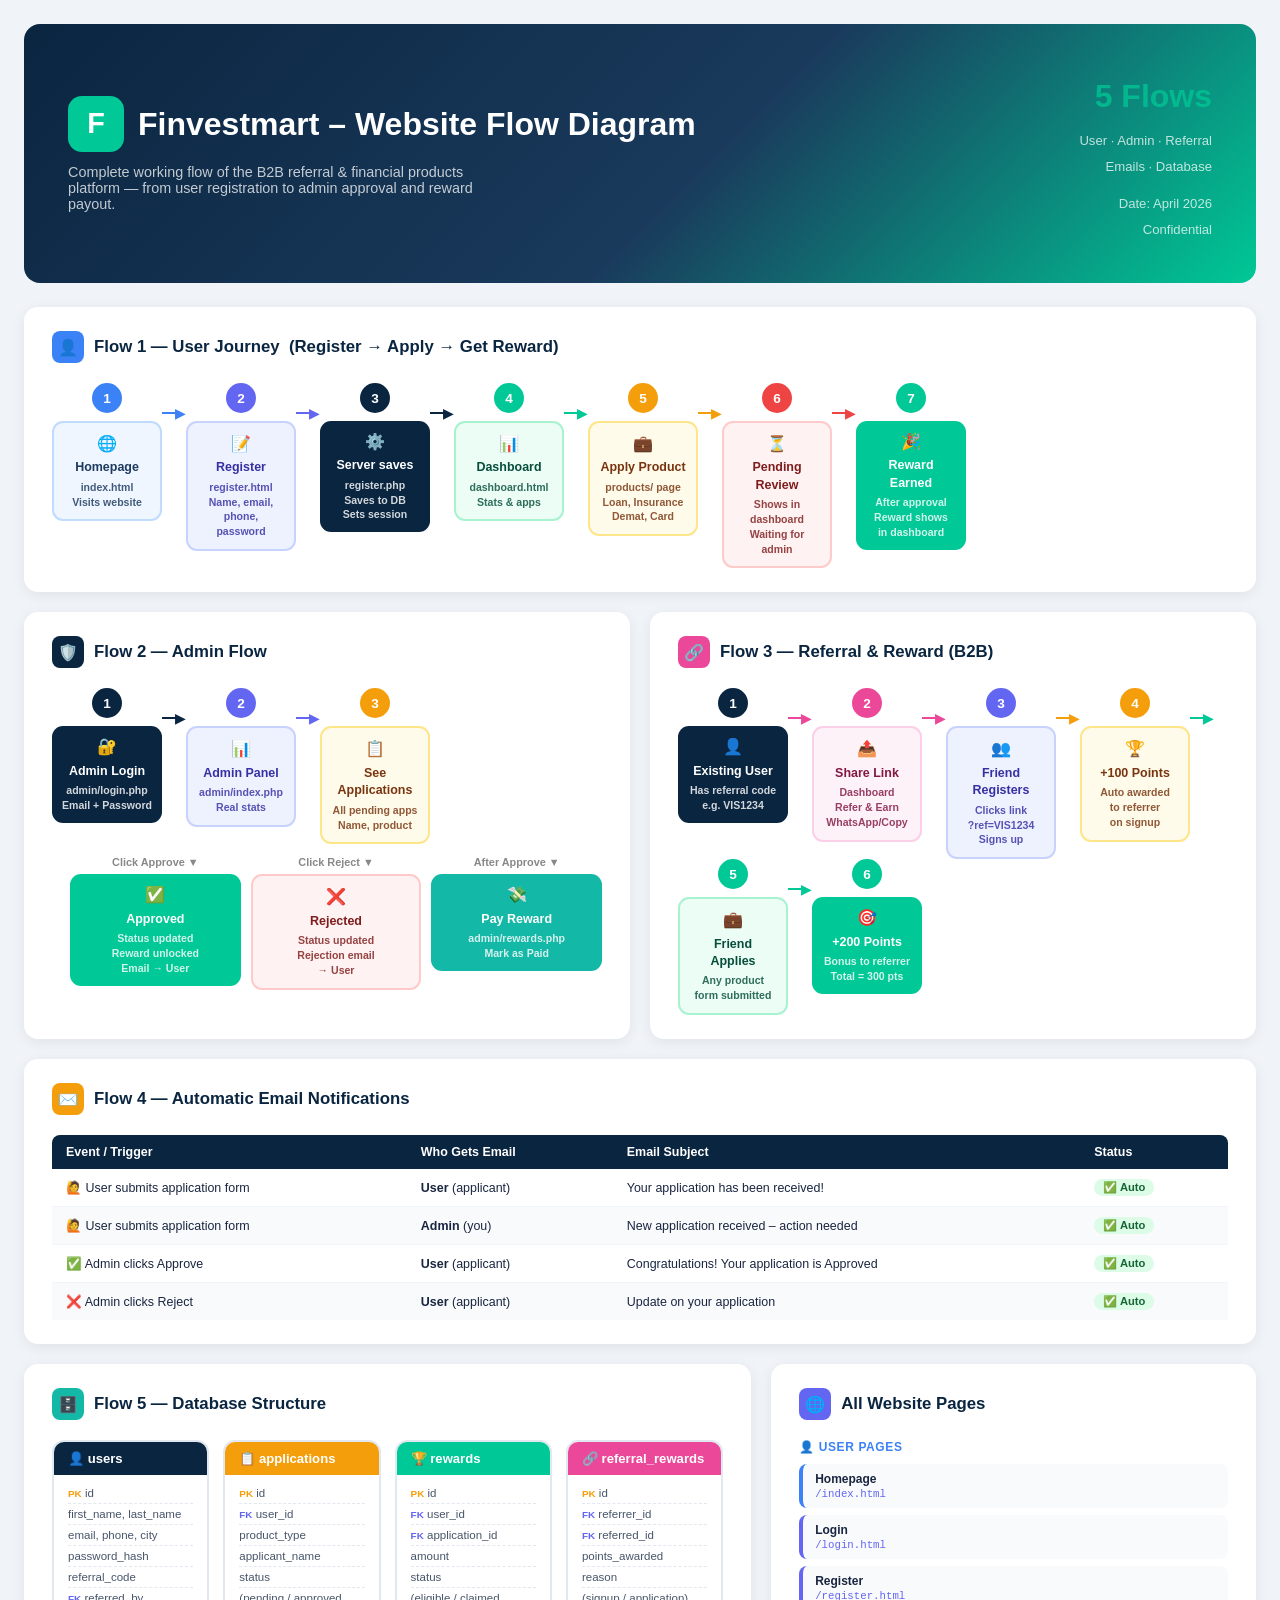
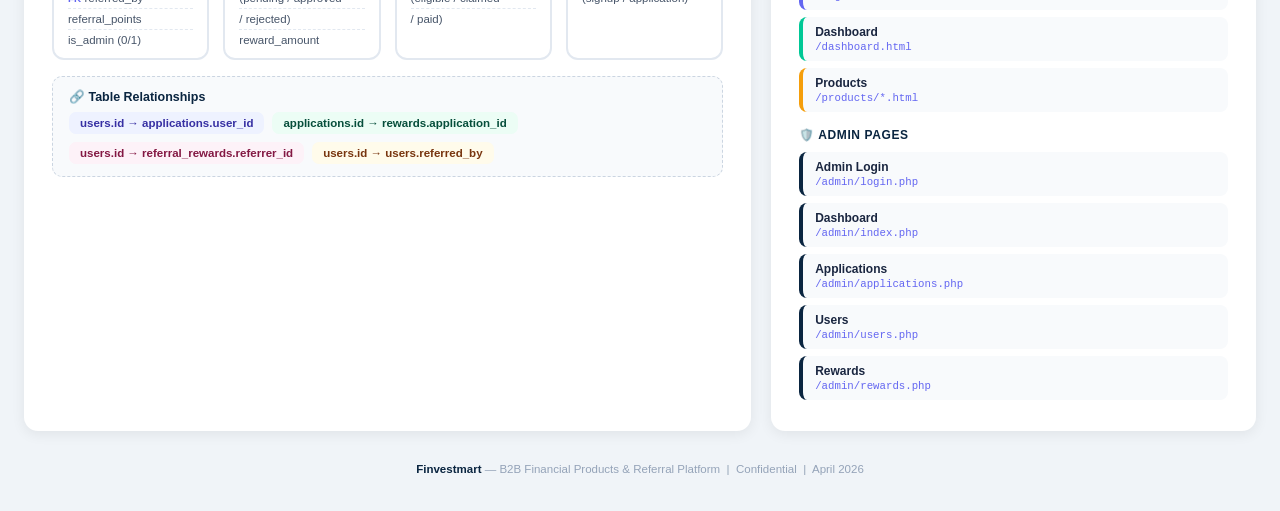
<file: finvestmart-flow.html>
<!DOCTYPE html>
<html lang="en">
<head>
<meta charset="UTF-8"/>
<title>Finvestmart – Website Flow</title>
<style>
  * { margin:0; padding:0; box-sizing:border-box; }

  @page { size: A4 landscape; margin: 18mm 18mm; }

  body {
    font-family: Arial, sans-serif;
    background: #F0F4F8;
    color: #1a2640;
    padding: 24px;
    width: 100%;
  }

  /* ── COVER ── */
  .cover {
    background: linear-gradient(135deg, #0A2540 0%, #1a3a5c 55%, #00C896 100%);
    border-radius: 16px;
    padding: 40px 44px;
    color: #fff;
    margin-bottom: 24px;
    display: flex;
    align-items: center;
    justify-content: space-between;
    -webkit-print-color-adjust: exact;
    print-color-adjust: exact;
  }
  .logo-icon {
    width: 56px; height: 56px;
    background: #00C896;
    border-radius: 14px;
    display: inline-flex; align-items: center; justify-content: center;
    font-size: 1.8rem; font-weight: 900; color: #fff;
    margin-right: 14px;
    vertical-align: middle;
    -webkit-print-color-adjust: exact; print-color-adjust: exact;
  }
  .cover h1 { font-size: 2rem; font-weight: 900; line-height: 1.15; display:inline; vertical-align:middle; }
  .cover p  { font-size: 0.9rem; opacity: 0.75; margin-top: 10px; max-width: 420px; }
  .cover-meta { text-align: right; opacity: 0.75; font-size: 0.82rem; line-height: 2; }
  .cover-badge { font-size: 2rem; font-weight: 900; color: #00C896; }

  /* ── SECTION ── */
  .section {
    background: #fff;
    border-radius: 14px;
    padding: 24px 28px;
    margin-bottom: 20px;
    box-shadow: 0 3px 14px rgba(0,0,0,0.07);
    page-break-inside: avoid;
    -webkit-print-color-adjust: exact;
    print-color-adjust: exact;
  }
  .section-title {
    font-size: 1.05rem; font-weight: 800;
    color: #0A2540;
    margin-bottom: 20px;
    display: flex; align-items: center; gap: 10px;
  }
  .s-icon {
    width: 32px; height: 32px; border-radius: 8px;
    display: inline-flex; align-items: center; justify-content: center;
    font-size: 1rem; color: #fff; flex-shrink:0;
    -webkit-print-color-adjust: exact; print-color-adjust: exact;
  }

  /* ── STEPS (horizontal, wrapping) ── */
  .steps {
    display: flex;
    align-items: flex-start;
    flex-wrap: wrap;
    gap: 0;
  }
  .step {
    display: flex;
    flex-direction: column;
    align-items: center;
    width: 110px;
    text-align: center;
    flex-shrink: 0;
  }
  .step-num {
    width: 30px; height: 30px;
    border-radius: 50%;
    display: flex; align-items: center; justify-content: center;
    font-weight: 900; font-size: 0.85rem; color: #fff;
    margin-bottom: 8px;
    -webkit-print-color-adjust: exact; print-color-adjust: exact;
  }
  .step-box {
    border-radius: 11px;
    padding: 10px 10px;
    font-size: 0.72rem;
    font-weight: 600;
    line-height: 1.4;
    width: 100%;
    -webkit-print-color-adjust: exact; print-color-adjust: exact;
  }
  .step-box .ico { font-size: 1rem; margin-bottom: 4px; display:block; }
  .step-box .t   { font-weight: 800; font-size: 0.78rem; display:block; }
  .step-box .s   { font-size: 0.66rem; margin-top: 3px; display:block; opacity:0.82; }

  .arrow {
    display: flex; align-items: center;
    padding-top: 22px; flex-shrink: 0;
  }
  .arrow-line { height: 2px; width: 16px; }
  .arrow-head { font-size: 0.9rem; margin-left: -3px; }

  /* Box colors */
  .c-navy   { background:#0A2540; color:#fff; }
  .c-green  { background:#00C896; color:#fff; }
  .c-blue   { background:#3B82F6; color:#fff; }
  .c-amber  { background:#F59E0B; color:#fff; }
  .c-red    { background:#EF4444; color:#fff; }
  .c-purple { background:#6366F1; color:#fff; }
  .c-teal   { background:#14B8A6; color:#fff; }
  .c-pink   { background:#EC4899; color:#fff; }
  .c-lnavy  { background:#EFF6FF; color:#1e3a5f; border:2px solid #BFDBFE; }
  .c-lgreen { background:#ECFDF5; color:#064E3B; border:2px solid #A7F3D0; }
  .c-lamber { background:#FFFBEB; color:#78350F; border:2px solid #FDE68A; }
  .c-lred   { background:#FEF2F2; color:#7F1D1D; border:2px solid #FECACA; }
  .c-lpurp  { background:#EEF2FF; color:#3730A3; border:2px solid #C7D2FE; }
  .c-lpink  { background:#FDF2F8; color:#831843; border:2px solid #FBCFE8; }
  .c-lteal  { background:#F0FDFA; color:#134E4A; border:2px solid #99F6E4; }

  /* ── EMAIL TABLE ── */
  .etable { width:100%; border-collapse:collapse; margin-top:6px; }
  .etable th { background:#0A2540; color:#fff; padding:10px 14px; text-align:left; font-size:0.78rem; font-weight:700; -webkit-print-color-adjust:exact; print-color-adjust:exact; }
  .etable th:first-child { border-radius:8px 0 0 0; }
  .etable th:last-child  { border-radius:0 8px 0 0; }
  .etable td { padding:10px 14px; font-size:0.78rem; border-bottom:1px solid #F1F5F9; }
  .etable tr:last-child td { border-bottom:none; }
  .etable tr:nth-child(even) td { background:#F8FAFC; -webkit-print-color-adjust:exact; print-color-adjust:exact; }
  .badge { display:inline-block; padding:2px 9px; border-radius:20px; font-size:0.7rem; font-weight:700; -webkit-print-color-adjust:exact; print-color-adjust:exact; }

  /* ── DB GRID ── */
  .db-grid { display:flex; gap:14px; flex-wrap:wrap; }
  .db-card { flex:1; min-width:150px; border-radius:12px; overflow:hidden; border:2px solid #E2E8F0; }
  .db-head { padding:9px 14px; font-weight:800; font-size:0.82rem; color:#fff; -webkit-print-color-adjust:exact; print-color-adjust:exact; }
  .db-body { padding:8px 14px; }
  .db-row  { padding:4px 0; font-size:0.72rem; color:#475569; border-bottom:1px dashed #E2E8F0; }
  .db-row:last-child { border-bottom:none; }
  .pk { color:#F59E0B; font-size:0.62rem; font-weight:700; }
  .fk { color:#6366F1; font-size:0.62rem; font-weight:700; }

  /* ── URL REF ── */
  .url-grid { display:grid; grid-template-columns:1fr 1fr; gap:14px; }
  .url-group-title { font-weight:800; font-size:0.75rem; color:#0A2540; margin-bottom:10px; text-transform:uppercase; letter-spacing:0.05em; }
  .url-item { padding:8px 12px; background:#F8FAFC; border-radius:8px; font-size:0.75rem; margin-bottom:7px; }
  .url-item strong { display:block; font-weight:700; }
  .url-item code { font-size:0.67rem; color:#6366F1; }

  /* ── RELATIONS ── */
  .rels { margin-top:16px; padding:12px 16px; background:#F8FAFC; border-radius:10px; border:1px dashed #CBD5E1; }
  .rels-title { font-weight:800; font-size:0.78rem; color:#0A2540; margin-bottom:8px; }
  .rels-wrap { display:flex; flex-wrap:wrap; gap:8px; }
  .rel-chip { font-size:0.72rem; padding:5px 11px; border-radius:7px; font-weight:600; -webkit-print-color-adjust:exact; print-color-adjust:exact; }

  .footer { text-align:center; color:#94A3B8; font-size:0.72rem; margin-top:20px; padding:12px; }

  @media print {
    body { padding:0; background:#fff; }
    .section { box-shadow:none; border:1px solid #E2E8F0; }
  }
</style>
</head>
<body>

<!-- COVER -->
<div class="cover">
  <div>
    <div><span class="logo-icon">F</span><h1>Finvestmart – Website Flow Diagram</h1></div>
    <p style="margin-top:12px;">Complete working flow of the B2B referral &amp; financial products platform — from user registration to admin approval and reward payout.</p>
  </div>
  <div class="cover-meta">
    <div class="cover-badge">5 Flows</div>
    <div>User · Admin · Referral</div>
    <div>Emails · Database</div>
    <div style="margin-top:10px;">Date: April 2026</div>
    <div>Confidential</div>
  </div>
</div>

<!-- FLOW 1: USER JOURNEY -->
<div class="section">
  <div class="section-title">
    <div class="s-icon" style="background:#3B82F6;">👤</div>
    Flow 1 — User Journey &nbsp;(Register → Apply → Get Reward)
  </div>
  <div class="steps">

    <div class="step"><div class="step-num" style="background:#3B82F6;">1</div>
      <div class="step-box c-lnavy"><span class="ico">🌐</span><span class="t">Homepage</span><span class="s">index.html<br/>Visits website</span></div></div>
    <div class="arrow"><div class="arrow-line" style="background:#3B82F6;"></div><div class="arrow-head" style="color:#3B82F6;">▶</div></div>

    <div class="step"><div class="step-num" style="background:#6366F1;">2</div>
      <div class="step-box c-lpurp"><span class="ico">📝</span><span class="t">Register</span><span class="s">register.html<br/>Name, email,<br/>phone, password</span></div></div>
    <div class="arrow"><div class="arrow-line" style="background:#6366F1;"></div><div class="arrow-head" style="color:#6366F1;">▶</div></div>

    <div class="step"><div class="step-num" style="background:#0A2540;">3</div>
      <div class="step-box c-navy"><span class="ico">⚙️</span><span class="t">Server saves</span><span class="s">register.php<br/>Saves to DB<br/>Sets session</span></div></div>
    <div class="arrow"><div class="arrow-line" style="background:#0A2540;"></div><div class="arrow-head" style="color:#0A2540;">▶</div></div>

    <div class="step"><div class="step-num" style="background:#00C896;">4</div>
      <div class="step-box c-lgreen"><span class="ico">📊</span><span class="t">Dashboard</span><span class="s">dashboard.html<br/>Stats &amp; apps</span></div></div>
    <div class="arrow"><div class="arrow-line" style="background:#00C896;"></div><div class="arrow-head" style="color:#00C896;">▶</div></div>

    <div class="step"><div class="step-num" style="background:#F59E0B;">5</div>
      <div class="step-box c-lamber"><span class="ico">💼</span><span class="t">Apply Product</span><span class="s">products/ page<br/>Loan, Insurance<br/>Demat, Card</span></div></div>
    <div class="arrow"><div class="arrow-line" style="background:#F59E0B;"></div><div class="arrow-head" style="color:#F59E0B;">▶</div></div>

    <div class="step"><div class="step-num" style="background:#EF4444;">6</div>
      <div class="step-box c-lred"><span class="ico">⏳</span><span class="t">Pending Review</span><span class="s">Shows in dashboard<br/>Waiting for<br/>admin</span></div></div>
    <div class="arrow"><div class="arrow-line" style="background:#EF4444;"></div><div class="arrow-head" style="color:#EF4444;">▶</div></div>

    <div class="step"><div class="step-num" style="background:#00C896;">7</div>
      <div class="step-box c-green"><span class="ico">🎉</span><span class="t">Reward Earned</span><span class="s">After approval<br/>Reward shows<br/>in dashboard</span></div></div>

  </div>
</div>

<!-- FLOW 2 + FLOW 3 side by side -->
<div style="display:grid;grid-template-columns:1fr 1fr;gap:20px;margin-bottom:20px;">

  <!-- FLOW 2: ADMIN -->
  <div class="section" style="margin-bottom:0;">
    <div class="section-title">
      <div class="s-icon" style="background:#0A2540;">🛡️</div>
      Flow 2 — Admin Flow
    </div>
    <div class="steps" style="flex-wrap:wrap;">

      <div class="step"><div class="step-num" style="background:#0A2540;">1</div>
        <div class="step-box c-navy"><span class="ico">🔐</span><span class="t">Admin Login</span><span class="s">admin/login.php<br/>Email + Password</span></div></div>
      <div class="arrow"><div class="arrow-line" style="background:#0A2540;"></div><div class="arrow-head" style="color:#0A2540;">▶</div></div>

      <div class="step"><div class="step-num" style="background:#6366F1;">2</div>
        <div class="step-box c-lpurp"><span class="ico">📊</span><span class="t">Admin Panel</span><span class="s">admin/index.php<br/>Real stats</span></div></div>
      <div class="arrow"><div class="arrow-line" style="background:#6366F1;"></div><div class="arrow-head" style="color:#6366F1;">▶</div></div>

      <div class="step"><div class="step-num" style="background:#F59E0B;">3</div>
        <div class="step-box c-lamber"><span class="ico">📋</span><span class="t">See Applications</span><span class="s">All pending apps<br/>Name, product</span></div></div>

      <div style="width:100%;display:flex;gap:10px;margin-top:12px;padding-left:18px;">
        <div style="flex:1;">
          <div style="text-align:center;font-size:0.68rem;font-weight:700;color:#888;margin-bottom:6px;">Click Approve ▼</div>
          <div class="step-box c-green" style="font-size:0.72rem;text-align:center;">
            <span class="ico">✅</span>
            <span class="t">Approved</span>
            <span class="s">Status updated<br/>Reward unlocked<br/>Email → User</span>
          </div>
        </div>
        <div style="flex:1;">
          <div style="text-align:center;font-size:0.68rem;font-weight:700;color:#888;margin-bottom:6px;">Click Reject ▼</div>
          <div class="step-box c-lred" style="font-size:0.72rem;text-align:center;">
            <span class="ico">❌</span>
            <span class="t">Rejected</span>
            <span class="s">Status updated<br/>Rejection email<br/>→ User</span>
          </div>
        </div>
        <div style="flex:1;">
          <div style="text-align:center;font-size:0.68rem;font-weight:700;color:#888;margin-bottom:6px;">After Approve ▼</div>
          <div class="step-box c-teal" style="font-size:0.72rem;text-align:center;">
            <span class="ico">💸</span>
            <span class="t">Pay Reward</span>
            <span class="s">admin/rewards.php<br/>Mark as Paid</span>
          </div>
        </div>
      </div>

    </div>
  </div>

  <!-- FLOW 3: REFERRAL -->
  <div class="section" style="margin-bottom:0;">
    <div class="section-title">
      <div class="s-icon" style="background:#EC4899;">🔗</div>
      Flow 3 — Referral &amp; Reward (B2B)
    </div>
    <div class="steps">

      <div class="step"><div class="step-num" style="background:#0A2540;">1</div>
        <div class="step-box c-navy"><span class="ico">👤</span><span class="t">Existing User</span><span class="s">Has referral code<br/>e.g. VIS1234</span></div></div>
      <div class="arrow"><div class="arrow-line" style="background:#EC4899;"></div><div class="arrow-head" style="color:#EC4899;">▶</div></div>

      <div class="step"><div class="step-num" style="background:#EC4899;">2</div>
        <div class="step-box c-lpink"><span class="ico">📤</span><span class="t">Share Link</span><span class="s">Dashboard<br/>Refer &amp; Earn<br/>WhatsApp/Copy</span></div></div>
      <div class="arrow"><div class="arrow-line" style="background:#EC4899;"></div><div class="arrow-head" style="color:#EC4899;">▶</div></div>

      <div class="step"><div class="step-num" style="background:#6366F1;">3</div>
        <div class="step-box c-lpurp"><span class="ico">👥</span><span class="t">Friend Registers</span><span class="s">Clicks link<br/>?ref=VIS1234<br/>Signs up</span></div></div>
      <div class="arrow"><div class="arrow-line" style="background:#F59E0B;"></div><div class="arrow-head" style="color:#F59E0B;">▶</div></div>

      <div class="step"><div class="step-num" style="background:#F59E0B;">4</div>
        <div class="step-box c-lamber"><span class="ico">🏆</span><span class="t">+100 Points</span><span class="s">Auto awarded<br/>to referrer<br/>on signup</span></div></div>
      <div class="arrow"><div class="arrow-line" style="background:#00C896;"></div><div class="arrow-head" style="color:#00C896;">▶</div></div>

      <div class="step"><div class="step-num" style="background:#00C896;">5</div>
        <div class="step-box c-lgreen"><span class="ico">💼</span><span class="t">Friend Applies</span><span class="s">Any product<br/>form submitted</span></div></div>
      <div class="arrow"><div class="arrow-line" style="background:#00C896;"></div><div class="arrow-head" style="color:#00C896;">▶</div></div>

      <div class="step"><div class="step-num" style="background:#00C896;">6</div>
        <div class="step-box c-green"><span class="ico">🎯</span><span class="t">+200 Points</span><span class="s">Bonus to referrer<br/>Total = 300 pts</span></div></div>

    </div>
  </div>

</div>

<!-- FLOW 4: EMAIL -->
<div class="section">
  <div class="section-title">
    <div class="s-icon" style="background:#F59E0B;">✉️</div>
    Flow 4 — Automatic Email Notifications
  </div>
  <table class="etable">
    <thead>
      <tr><th>Event / Trigger</th><th>Who Gets Email</th><th>Email Subject</th><th>Status</th></tr>
    </thead>
    <tbody>
      <tr>
        <td>🙋 User submits application form</td>
        <td><strong>User</strong> (applicant)</td>
        <td>Your application has been received!</td>
        <td><span class="badge" style="background:#DCFCE7;color:#166534;">✅ Auto</span></td>
      </tr>
      <tr>
        <td>🙋 User submits application form</td>
        <td><strong>Admin</strong> (you)</td>
        <td>New application received – action needed</td>
        <td><span class="badge" style="background:#DCFCE7;color:#166534;">✅ Auto</span></td>
      </tr>
      <tr>
        <td>✅ Admin clicks Approve</td>
        <td><strong>User</strong> (applicant)</td>
        <td>Congratulations! Your application is Approved</td>
        <td><span class="badge" style="background:#DCFCE7;color:#166534;">✅ Auto</span></td>
      </tr>
      <tr>
        <td>❌ Admin clicks Reject</td>
        <td><strong>User</strong> (applicant)</td>
        <td>Update on your application</td>
        <td><span class="badge" style="background:#DCFCE7;color:#166534;">✅ Auto</span></td>
      </tr>
    </tbody>
  </table>
</div>

<!-- FLOW 5: DATABASE + URL REF -->
<div style="display:grid;grid-template-columns:3fr 2fr;gap:20px;">

  <div class="section" style="margin-bottom:0;">
    <div class="section-title">
      <div class="s-icon" style="background:#14B8A6;">🗄️</div>
      Flow 5 — Database Structure
    </div>
    <div class="db-grid">
      <div class="db-card">
        <div class="db-head" style="background:#0A2540;">👤 users</div>
        <div class="db-body">
          <div class="db-row"><span class="pk">PK</span> id</div>
          <div class="db-row">first_name, last_name</div>
          <div class="db-row">email, phone, city</div>
          <div class="db-row">password_hash</div>
          <div class="db-row">referral_code</div>
          <div class="db-row"><span class="fk">FK</span> referred_by</div>
          <div class="db-row">referral_points</div>
          <div class="db-row">is_admin (0/1)</div>
        </div>
      </div>
      <div class="db-card">
        <div class="db-head" style="background:#F59E0B;">📋 applications</div>
        <div class="db-body">
          <div class="db-row"><span class="pk">PK</span> id</div>
          <div class="db-row"><span class="fk">FK</span> user_id</div>
          <div class="db-row">product_type</div>
          <div class="db-row">applicant_name</div>
          <div class="db-row">status</div>
          <div class="db-row">(pending / approved</div>
          <div class="db-row">/ rejected)</div>
          <div class="db-row">reward_amount</div>
        </div>
      </div>
      <div class="db-card">
        <div class="db-head" style="background:#00C896;">🏆 rewards</div>
        <div class="db-body">
          <div class="db-row"><span class="pk">PK</span> id</div>
          <div class="db-row"><span class="fk">FK</span> user_id</div>
          <div class="db-row"><span class="fk">FK</span> application_id</div>
          <div class="db-row">amount</div>
          <div class="db-row">status</div>
          <div class="db-row">(eligible / claimed</div>
          <div class="db-row">/ paid)</div>
        </div>
      </div>
      <div class="db-card">
        <div class="db-head" style="background:#EC4899;">🔗 referral_rewards</div>
        <div class="db-body">
          <div class="db-row"><span class="pk">PK</span> id</div>
          <div class="db-row"><span class="fk">FK</span> referrer_id</div>
          <div class="db-row"><span class="fk">FK</span> referred_id</div>
          <div class="db-row">points_awarded</div>
          <div class="db-row">reason</div>
          <div class="db-row">(signup / application)</div>
        </div>
      </div>
    </div>
    <div class="rels">
      <div class="rels-title">🔗 Table Relationships</div>
      <div class="rels-wrap">
        <span class="rel-chip" style="background:#EEF2FF;color:#3730A3;">users.id → applications.user_id</span>
        <span class="rel-chip" style="background:#ECFDF5;color:#064E3B;">applications.id → rewards.application_id</span>
        <span class="rel-chip" style="background:#FDF2F8;color:#831843;">users.id → referral_rewards.referrer_id</span>
        <span class="rel-chip" style="background:#FFFBEB;color:#78350F;">users.id → users.referred_by</span>
      </div>
    </div>
  </div>

  <div class="section" style="margin-bottom:0;">
    <div class="section-title">
      <div class="s-icon" style="background:#6366F1;">🌐</div>
      All Website Pages
    </div>
    <div class="url-group-title" style="color:#3B82F6;">👤 User Pages</div>
    <div class="url-item" style="border-left:4px solid #3B82F6;"><strong>Homepage</strong><code>/index.html</code></div>
    <div class="url-item" style="border-left:4px solid #6366F1;"><strong>Login</strong><code>/login.html</code></div>
    <div class="url-item" style="border-left:4px solid #6366F1;"><strong>Register</strong><code>/register.html</code></div>
    <div class="url-item" style="border-left:4px solid #00C896;"><strong>Dashboard</strong><code>/dashboard.html</code></div>
    <div class="url-item" style="border-left:4px solid #F59E0B;"><strong>Products</strong><code>/products/*.html</code></div>

    <div class="url-group-title" style="margin-top:16px;color:#0A2540;">🛡️ Admin Pages</div>
    <div class="url-item" style="border-left:4px solid #0A2540;"><strong>Admin Login</strong><code>/admin/login.php</code></div>
    <div class="url-item" style="border-left:4px solid #0A2540;"><strong>Dashboard</strong><code>/admin/index.php</code></div>
    <div class="url-item" style="border-left:4px solid #0A2540;"><strong>Applications</strong><code>/admin/applications.php</code></div>
    <div class="url-item" style="border-left:4px solid #0A2540;"><strong>Users</strong><code>/admin/users.php</code></div>
    <div class="url-item" style="border-left:4px solid #0A2540;"><strong>Rewards</strong><code>/admin/rewards.php</code></div>
  </div>

</div>

<div class="footer">
  <strong style="color:#0A2540;">Finvestmart</strong> — B2B Financial Products &amp; Referral Platform &nbsp;|&nbsp; Confidential &nbsp;|&nbsp; April 2026
</div>

</body>
</html>
</file>
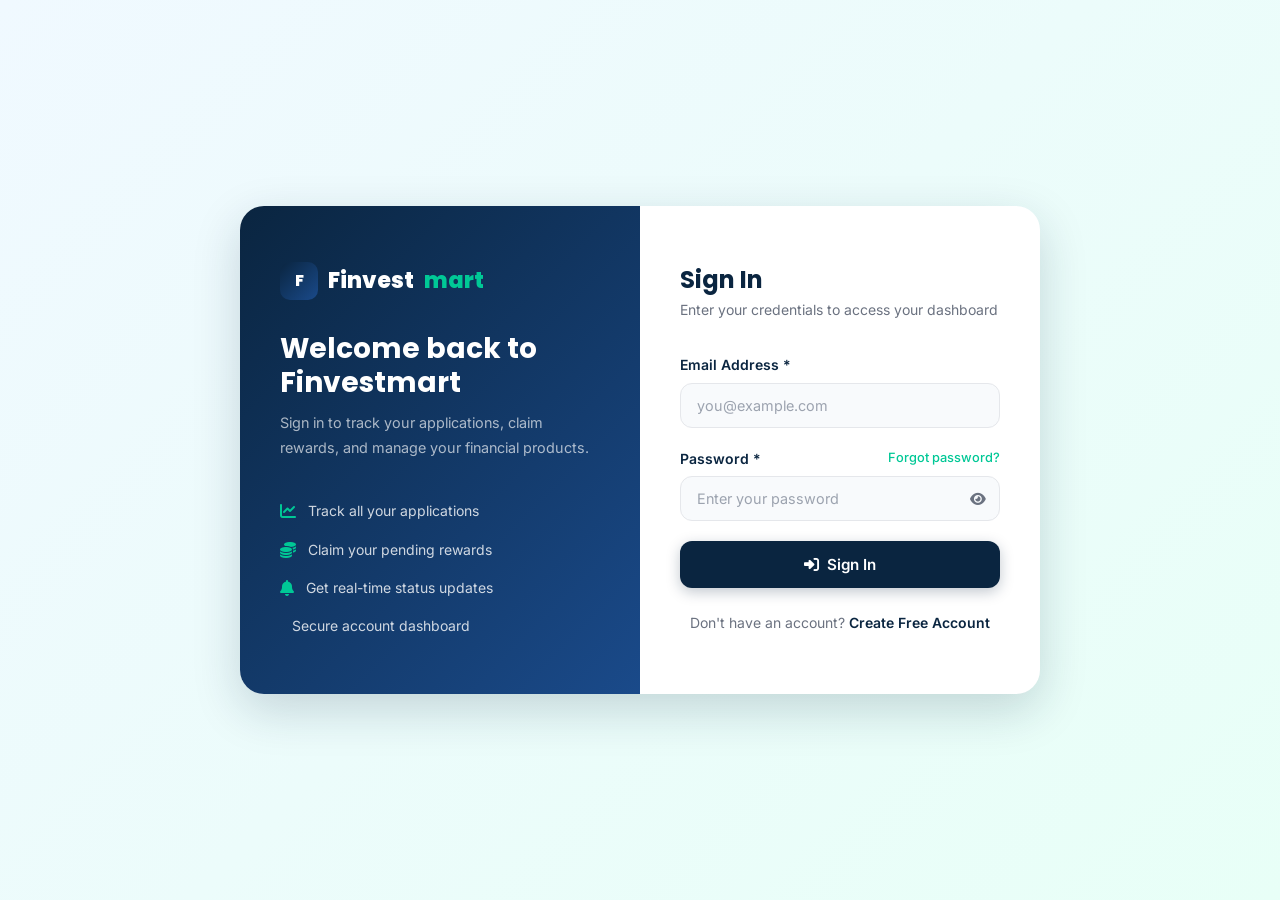
<file: login.html>
<!DOCTYPE html>
<html lang="en">
<head>
  <meta charset="UTF-8" />
  <meta name="viewport" content="width=device-width, initial-scale=1.0" />
  <title>Login – Finvestmart</title>
  <link rel="stylesheet" href="assets/css/style.css" />
  <link rel="stylesheet" href="https://cdnjs.cloudflare.com/ajax/libs/font-awesome/6.5.0/css/all.min.css" />
  <link href="https://fonts.googleapis.com/css2?family=Inter:wght@300;400;500;600;700;800&family=Poppins:wght@300;400;500;600;700;800&display=swap" rel="stylesheet" />
  <style>
    body { background: linear-gradient(135deg, #F0F9FF 0%, #E8FFF7 100%); }
    .password-wrapper { position: relative; }
    .password-wrapper .form-input { padding-right: 44px; }
    .password-toggle { position: absolute; right: 14px; top: 50%; transform: translateY(-50%); background: none; color: var(--secondary-text); font-size: 0.875rem; cursor: pointer; border: none; }
    .google-btn {
      width: 100%; display: flex; align-items: center; justify-content: center; gap: 12px;
      padding: 14px; border: 2px solid #E5E7EB; border-radius: 12px; background: #fff;
      font-size: 0.9rem; font-weight: 600; color: #374151; cursor: pointer;
      transition: all 0.2s ease; font-family: inherit;
    }
    .google-btn:hover { border-color: #4285F4; background: #F8FAFF; }
    .google-btn img { width: 20px; height: 20px; }
    .auth-error {
      background: #FEF2F2; border: 1px solid #FECACA; color: #DC2626;
      padding: 12px 16px; border-radius: 10px; font-size: 0.85rem;
      margin-bottom: 16px; display: none;
    }
    .auth-error.show { display: block; }
    .auth-loading { display: none; }
    .auth-loading.show { display: inline-block; }
  </style>
</head>
<body>
  <div class="auth-page">
    <div class="container">
      <div class="auth-container" style="max-width:800px;">

        <!-- Left Panel -->
        <div class="auth-left">
          <div>
            <a href="index.html" class="nav-logo" style="color:#fff;margin-bottom:32px;display:flex;">
              <div class="nav-logo-icon">F</div>
              Finvest<span style="color:var(--accent-color);">mart</span>
            </a>
            <h2 class="auth-left-title">Welcome back to Finvestmart</h2>
            <p class="auth-left-sub">Sign in to track your applications, claim rewards, and manage your financial products.</p>
          </div>
          <div class="auth-benefits">
            <div class="auth-benefit"><i class="fas fa-chart-line"></i> Track all your applications</div>
            <div class="auth-benefit"><i class="fas fa-coins"></i> Claim your pending rewards</div>
            <div class="auth-benefit"><i class="fas fa-bell"></i> Get real-time status updates</div>
            <div class="auth-benefit"><i class="fas fa-shield-check"></i> Secure account dashboard</div>
          </div>
        </div>

        <!-- Right Panel -->
        <div class="auth-right" style="display:flex;flex-direction:column;justify-content:center;">
          <h2 class="auth-right-title">Sign In</h2>
          <p class="auth-right-sub">Enter your credentials to access your dashboard</p>

          <!-- Error box -->
          <div class="auth-error" id="loginError"></div>

          <form id="loginForm" novalidate>
            <div class="form-group">
              <label class="form-label" for="loginEmail">Email Address *</label>
              <input type="email" name="email" id="loginEmail" class="form-input" placeholder="you@example.com" autocomplete="email" required />
            </div>

            <div class="form-group">
              <label class="form-label" for="loginPassword" style="display:flex;justify-content:space-between;">
                Password *
                <a href="#" id="forgotPasswordLink" style="font-weight:500;color:var(--accent-color);font-size:0.8rem;">Forgot password?</a>
              </label>
              <div class="password-wrapper">
                <input type="password" name="password" id="loginPassword" class="form-input" placeholder="Enter your password" autocomplete="current-password" required />
                <button type="button" class="password-toggle"><i class="fas fa-eye"></i></button>
              </div>
            </div>

            <button type="submit" class="btn btn-primary btn-full" id="loginBtn">
              <i class="fas fa-sign-in-alt"></i> Sign In
            </button>
          </form>

          <div class="auth-footer">
            Don't have an account? <a href="register.html">Create Free Account</a>
          </div>

        </div>

      </div>
    </div>
  </div>

  <script>
    // Redirect if already logged in
    fetch('api/auth/check-session.php')
      .then(r => r.json())
      .then(data => { if (data.loggedIn) window.location.href = 'dashboard.html'; })
      .catch(() => {});

    function showError(msg) {
      const el = document.getElementById('loginError');
      el.textContent = msg;
      el.classList.add('show');
    }
    function hideError() {
      document.getElementById('loginError').classList.remove('show');
    }
    function setLoading(loading) {
      const btn = document.getElementById('loginBtn');
      btn.disabled = loading;
      btn.innerHTML = loading
        ? '<span class="loading-spinner"></span> Signing In...'
        : '<i class="fas fa-sign-in-alt"></i> Sign In';
    }

    // ── Email / Password Login ──
    document.getElementById('loginForm').addEventListener('submit', async function(e) {
      e.preventDefault();
      hideError();
      const email    = document.getElementById('loginEmail').value.trim();
      const password = document.getElementById('loginPassword').value;
      if (!email || !password) { showError('Please enter email and password.'); return; }
      setLoading(true);
      try {
        const formData = new FormData();
        formData.append('email', email);
        formData.append('password', password);
        const res  = await fetch('api/auth/login.php', { method: 'POST', body: formData });
        const data = await res.json();
        if (data.success) {
          window.location.href = 'dashboard.html';
        } else {
          setLoading(false);
          showError(data.message || 'Login failed. Please try again.');
        }
      } catch(err) {
        setLoading(false);
        showError('Connection error. Please try again.');
      }
    });

    // ── Forgot Password ──
    document.getElementById('forgotPasswordLink').addEventListener('click', async function(e) {
      e.preventDefault();
      const email = document.getElementById('loginEmail').value.trim();
      if (!email) { showError('Enter your email above first, then click Forgot Password.'); return; }
      try {
        const formData = new FormData();
        formData.append('email', email);
        const res  = await fetch('api/auth/forgot-password.php', { method: 'POST', body: formData });
        const data = await res.json();
        hideError();
        alert(data.message || 'If this email is registered, a reset link has been sent.');
      } catch(err) {
        showError('Could not send reset email. Please try again.');
      }
    });

    // ── Password toggle ──
    document.querySelectorAll('.password-toggle').forEach(btn => {
      btn.addEventListener('click', function() {
        const input = this.previousElementSibling;
        input.type = input.type === 'password' ? 'text' : 'password';
        this.querySelector('i').className = input.type === 'password' ? 'fas fa-eye' : 'fas fa-eye-slash';
      });
    });

  </script>
</body>
</html>
</file>
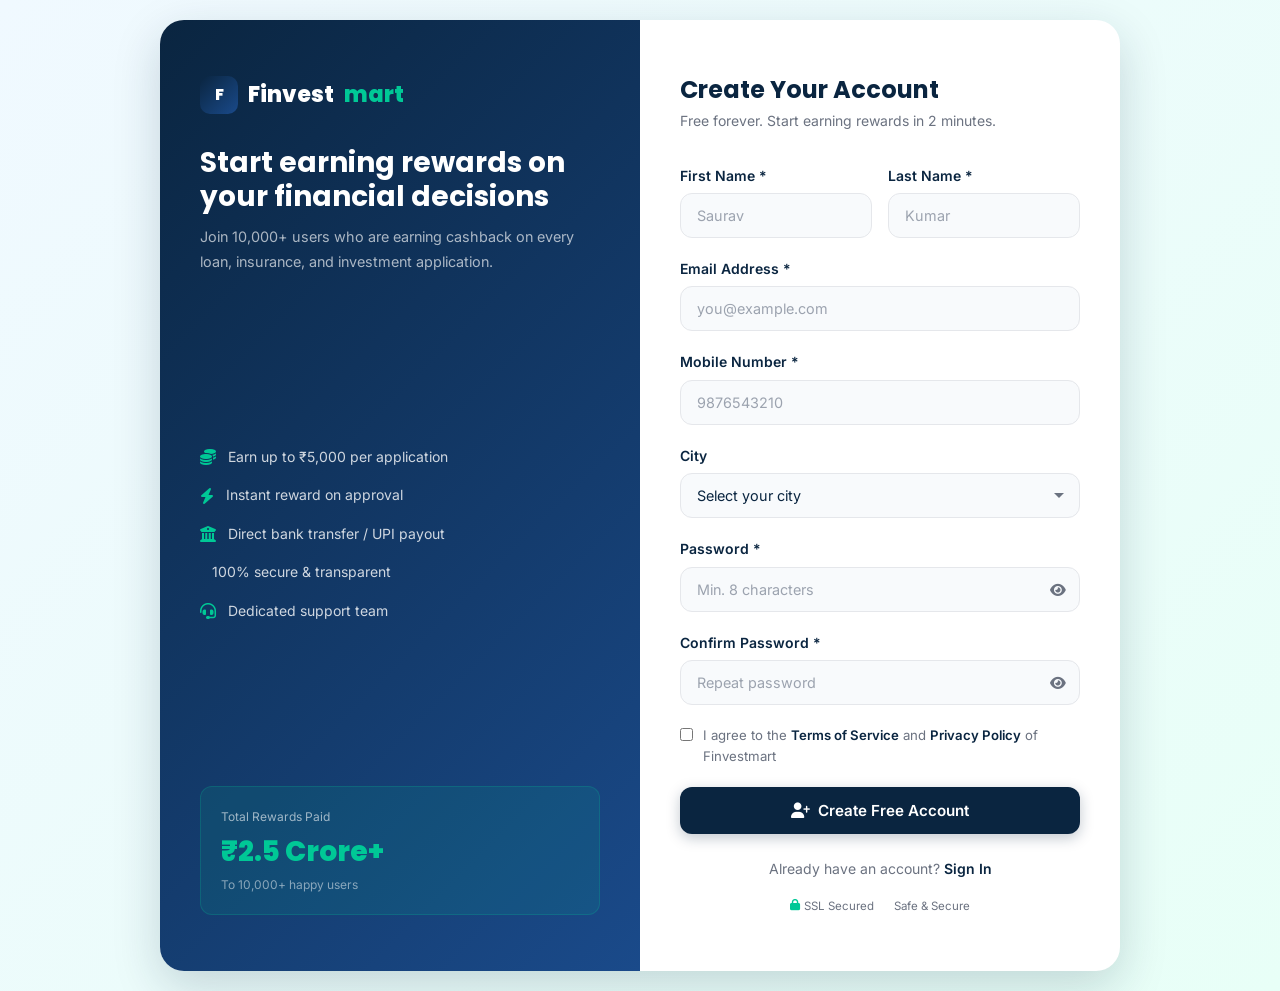
<file: register.html>
<!DOCTYPE html>
<html lang="en">
<head>
  <meta charset="UTF-8" />
  <meta name="viewport" content="width=device-width, initial-scale=1.0" />
  <title>Create Account – Finvestmart</title>
  <link rel="stylesheet" href="assets/css/style.css" />
  <link rel="stylesheet" href="https://cdnjs.cloudflare.com/ajax/libs/font-awesome/6.5.0/css/all.min.css" />
  <link href="https://fonts.googleapis.com/css2?family=Inter:wght@300;400;500;600;700;800&family=Poppins:wght@300;400;500;600;700;800&display=swap" rel="stylesheet" />
  <style>
    body { background: linear-gradient(135deg, #F0F9FF 0%, #E8FFF7 100%); }
    .password-wrapper { position: relative; }
    .password-wrapper .form-input { padding-right: 44px; }
    .password-toggle { position: absolute; right: 14px; top: 50%; transform: translateY(-50%); background: none; color: var(--secondary-text); font-size: 0.875rem; cursor: pointer; border: none; }
    .google-btn {
      width: 100%; display: flex; align-items: center; justify-content: center; gap: 12px;
      padding: 14px; border: 2px solid #E5E7EB; border-radius: 12px; background: #fff;
      font-size: 0.9rem; font-weight: 600; color: #374151; cursor: pointer;
      transition: all 0.2s ease; font-family: inherit; margin-bottom: 8px;
    }
    .google-btn:hover { border-color: #4285F4; background: #F8FAFF; }
    .google-btn img { width: 20px; height: 20px; }
    .auth-error {
      background: #FEF2F2; border: 1px solid #FECACA; color: #DC2626;
      padding: 12px 16px; border-radius: 10px; font-size: 0.85rem;
      margin-bottom: 16px; display: none;
    }
    .auth-error.show { display: block; }
  </style>
</head>
<body>
  <div style="padding:20px 0;" class="auth-page">
    <div class="container">
      <div class="auth-container">

        <!-- Left Panel -->
        <div class="auth-left">
          <div>
            <a href="index.html" class="nav-logo" style="color:#fff;margin-bottom:32px;display:flex;">
              <div class="nav-logo-icon">F</div>
              Finvest<span style="color:var(--accent-color);">mart</span>
            </a>
            <h2 class="auth-left-title">Start earning rewards on your financial decisions</h2>
            <p class="auth-left-sub">Join 10,000+ users who are earning cashback on every loan, insurance, and investment application.</p>
          </div>
          <div class="auth-benefits">
            <div class="auth-benefit"><i class="fas fa-coins"></i> Earn up to ₹5,000 per application</div>
            <div class="auth-benefit"><i class="fas fa-bolt"></i> Instant reward on approval</div>
            <div class="auth-benefit"><i class="fas fa-university"></i> Direct bank transfer / UPI payout</div>
            <div class="auth-benefit"><i class="fas fa-shield-check"></i> 100% secure & transparent</div>
            <div class="auth-benefit"><i class="fas fa-headset"></i> Dedicated support team</div>
          </div>
          <div style="margin-top:32px;padding:20px;background:rgba(0,200,150,0.1);border-radius:12px;border:1px solid rgba(0,200,150,0.2);">
            <div style="font-size:0.75rem;color:rgba(255,255,255,0.6);margin-bottom:4px;">Total Rewards Paid</div>
            <div style="font-size:1.75rem;font-weight:800;color:var(--accent-color);font-family:'Poppins',sans-serif;">₹2.5 Crore+</div>
            <div style="font-size:0.75rem;color:rgba(255,255,255,0.5);">To 10,000+ happy users</div>
          </div>
        </div>

        <!-- Right Panel -->
        <div class="auth-right">
          <div style="margin-bottom:24px;">
            <h2 class="auth-right-title">Create Your Account</h2>
            <p class="auth-right-sub">Free forever. Start earning rewards in 2 minutes.</p>
          </div>

          <!-- Error box -->
          <div class="auth-error" id="registerError"></div>

          <form id="registerForm" novalidate>
            <div class="form-row">
              <div class="form-group">
                <label class="form-label">First Name *</label>
                <input type="text" name="first_name" id="regFirstName" class="form-input" placeholder="Saurav" required />
              </div>
              <div class="form-group">
                <label class="form-label">Last Name *</label>
                <input type="text" name="last_name" id="regLastName" class="form-input" placeholder="Kumar" required />
              </div>
            </div>

            <div class="form-group">
              <label class="form-label">Email Address *</label>
              <input type="email" name="email" id="regEmail" class="form-input" placeholder="you@example.com" required />
            </div>

            <div class="form-group">
              <label class="form-label">Mobile Number *</label>
              <input type="tel" name="phone" id="regPhone" class="form-input" placeholder="9876543210" maxlength="10" required />
            </div>

            <div class="form-group">
              <label class="form-label">City</label>
              <select name="city" id="regCity" class="form-input form-select">
                <option value="">Select your city</option>
                <option>Mumbai</option><option>Delhi</option><option>Bangalore</option>
                <option>Hyderabad</option><option>Chennai</option><option>Pune</option>
                <option>Kolkata</option><option>Ahmedabad</option><option>Jaipur</option>
                <option>Other</option>
              </select>
            </div>

            <div class="form-group">
              <label class="form-label">Password *</label>
              <div class="password-wrapper">
                <input type="password" name="password" id="regPassword" class="form-input" placeholder="Min. 8 characters" minlength="8" required />
                <button type="button" class="password-toggle"><i class="fas fa-eye"></i></button>
              </div>
            </div>

            <div class="form-group">
              <label class="form-label">Confirm Password *</label>
              <div class="password-wrapper">
                <input type="password" name="confirm_password" id="regConfirmPassword" class="form-input" placeholder="Repeat password" required />
                <button type="button" class="password-toggle"><i class="fas fa-eye"></i></button>
              </div>
            </div>

            <div style="display:flex;align-items:flex-start;gap:10px;margin-bottom:20px;">
              <input type="checkbox" id="agreeTerms" style="margin-top:3px;accent-color:var(--primary-color);" required />
              <label for="agreeTerms" style="font-size:0.825rem;color:var(--secondary-text);cursor:pointer;">
                I agree to the <a href="#" style="color:var(--primary-color);font-weight:600;">Terms of Service</a> and <a href="#" style="color:var(--primary-color);font-weight:600;">Privacy Policy</a> of Finvestmart
              </label>
            </div>

            <button type="submit" class="btn btn-primary btn-full" id="registerBtn">
              <i class="fas fa-user-plus"></i> Create Free Account
            </button>
          </form>

          <div class="auth-footer">
            Already have an account? <a href="login.html">Sign In</a>
          </div>

          <div style="text-align:center;margin-top:16px;display:flex;align-items:center;justify-content:center;gap:16px;flex-wrap:wrap;">
            <span style="font-size:0.72rem;color:var(--secondary-text);display:flex;align-items:center;gap:4px;"><i class="fas fa-lock" style="color:var(--accent-color);"></i> SSL Secured</span>
            <span style="font-size:0.72rem;color:var(--secondary-text);display:flex;align-items:center;gap:4px;"><i class="fas fa-shield-check" style="color:var(--accent-color);"></i> Safe & Secure</span>
          </div>
        </div>

      </div>
    </div>
  </div>

  <script>
    // Redirect if already logged in
    fetch('api/auth/check-session.php')
      .then(r => r.json())
      .then(data => { if (data.loggedIn) window.location.href = 'dashboard.html'; })
      .catch(() => {});

    function showError(msg) {
      const el = document.getElementById('registerError');
      el.textContent = msg;
      el.classList.add('show');
      el.scrollIntoView({ behavior: 'smooth', block: 'nearest' });
    }
    function hideError() {
      document.getElementById('registerError').classList.remove('show');
    }
    function setLoading(loading) {
      const btn = document.getElementById('registerBtn');
      btn.disabled = loading;
      btn.innerHTML = loading
        ? '<span class="loading-spinner"></span> Creating Account...'
        : '<i class="fas fa-user-plus"></i> Create Free Account';
    }

    // ── Email Registration ──
    document.getElementById('registerForm').addEventListener('submit', async function(e) {
      e.preventDefault();
      hideError();

      const firstName = document.getElementById('regFirstName').value.trim();
      const lastName  = document.getElementById('regLastName').value.trim();
      const email     = document.getElementById('regEmail').value.trim();
      const phone     = document.getElementById('regPhone').value.trim();
      const city      = document.getElementById('regCity').value;
      const password  = document.getElementById('regPassword').value;
      const confirm   = document.getElementById('regConfirmPassword').value;
      const agreed    = document.getElementById('agreeTerms').checked;

      if (!firstName || !lastName || !email || !phone || !password) {
        showError('Please fill in all required fields.'); return;
      }
      if (!/^[6-9]\d{9}$/.test(phone)) {
        showError('Enter a valid 10-digit Indian mobile number.'); return;
      }
      if (password.length < 8) {
        showError('Password must be at least 8 characters.'); return;
      }
      if (password !== confirm) {
        showError('Passwords do not match.'); return;
      }
      if (!agreed) {
        showError('Please agree to the Terms of Service.'); return;
      }

      setLoading(true);
      try {
        const formData = new FormData();
        formData.append('first_name',  firstName);
        formData.append('last_name',   lastName);
        formData.append('email',       email);
        formData.append('phone',       phone);
        formData.append('city',        city);
        formData.append('password',    password);
        formData.append('agree_terms', '1');

        const res  = await fetch('api/auth/register.php', { method: 'POST', body: formData });
        const data = await res.json();
        if (data.success) {
          window.location.href = 'dashboard.html';
        } else {
          setLoading(false);
          showError(data.message || 'Registration failed. Please try again.');
        }
      } catch(err) {
        setLoading(false);
        showError('Connection error. Please try again.');
      }
    });

    // ── Password Toggle ──
    document.querySelectorAll('.password-toggle').forEach(btn => {
      btn.addEventListener('click', function() {
        const input = this.previousElementSibling;
        input.type = input.type === 'password' ? 'text' : 'password';
        this.querySelector('i').className = input.type === 'password' ? 'fas fa-eye' : 'fas fa-eye-slash';
      });
    });
  </script>
</body>
</html>
</file>
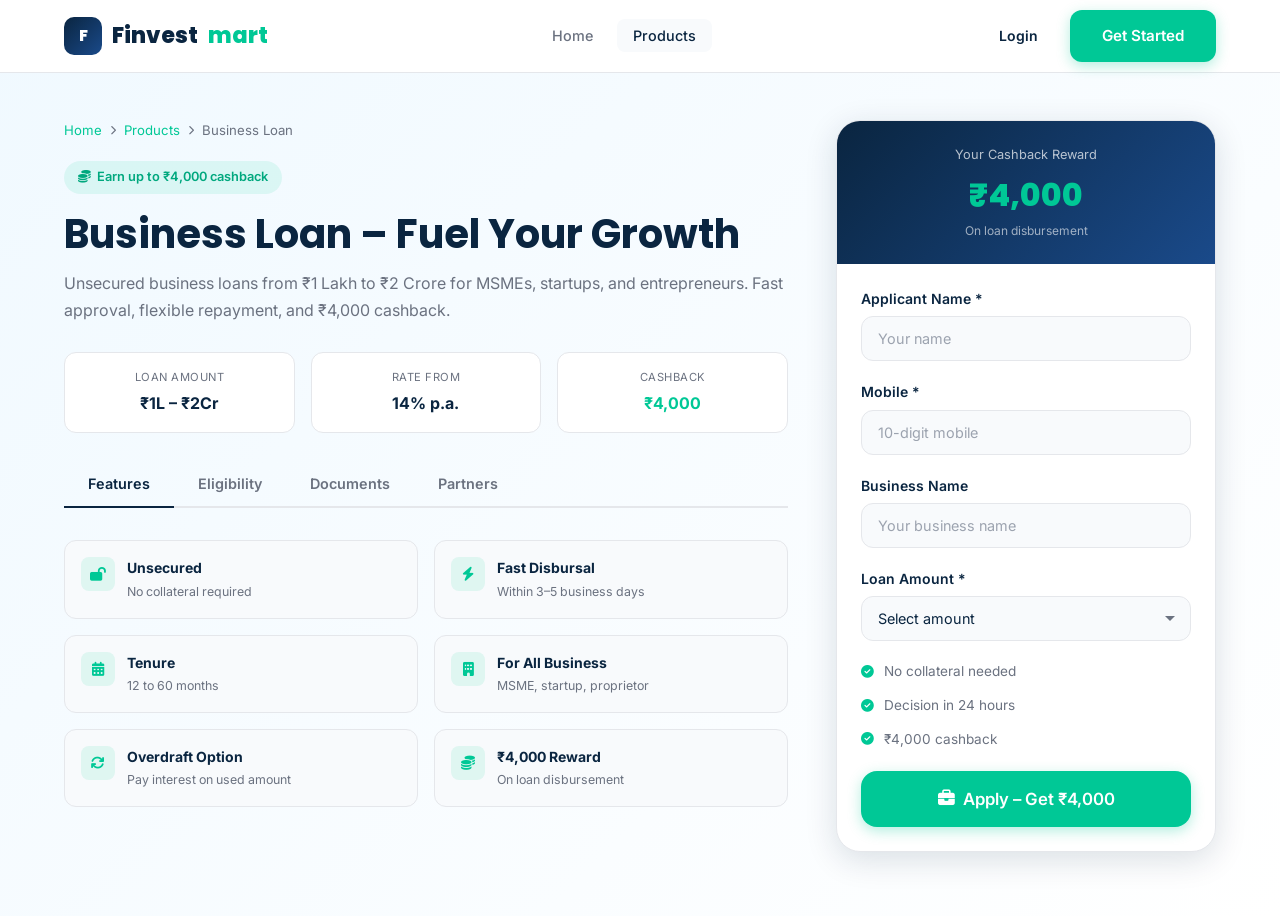
<file: products/business-loan.html>
<!DOCTYPE html>
<html lang="en">
<head>
  <meta charset="UTF-8" /><meta name="viewport" content="width=device-width, initial-scale=1.0" />
  <title>Business Loan – Grow Your Business | Finvestmart</title>
  <link rel="stylesheet" href="../assets/css/style.css" />
  <link rel="stylesheet" href="https://cdnjs.cloudflare.com/ajax/libs/font-awesome/6.5.0/css/all.min.css" />
  <link href="https://fonts.googleapis.com/css2?family=Inter:wght@300;400;500;600;700;800&family=Poppins:wght@300;400;500;600;700;800&display=swap" rel="stylesheet" />
</head>
<body>
  <nav class="navbar"><div class="container"><div class="nav-inner">
    <a href="../index.html" class="nav-logo"><div class="nav-logo-icon">F</div>Finvest<span>mart</span></a>
    <ul class="nav-links"><li><a href="../index.html">Home</a></li><li><a href="../index.html#products" class="active">Products</a></li></ul>
    <div class="nav-actions"><a href="../login.html" class="btn-login">Login</a><a href="../register.html" class="btn btn-accent">Get Started</a></div>
    <button class="hamburger"><span></span><span></span><span></span></button>
  </div></div></nav>

  <section class="product-hero">
    <div class="container">
      <div class="product-hero-inner">
        <div>
          <div class="product-breadcrumb"><a href="../index.html">Home</a><i class="fas fa-chevron-right"></i><a href="../index.html#products">Products</a><i class="fas fa-chevron-right"></i><span>Business Loan</span></div>
          <div class="product-hero-badge"><i class="fas fa-coins"></i> Earn up to ₹4,000 cashback</div>
          <h1>Business Loan – Fuel Your Growth</h1>
          <p class="product-hero-desc">Unsecured business loans from ₹1 Lakh to ₹2 Crore for MSMEs, startups, and entrepreneurs. Fast approval, flexible repayment, and ₹4,000 cashback.</p>

          <div class="product-meta-grid">
            <div class="product-meta-item"><div class="meta-label">Loan Amount</div><div class="meta-value">₹1L – ₹2Cr</div></div>
            <div class="product-meta-item"><div class="meta-label">Rate From</div><div class="meta-value">14% p.a.</div></div>
            <div class="product-meta-item"><div class="meta-label">Cashback</div><div class="meta-value" style="color:var(--accent-color);">₹4,000</div></div>
          </div>

          <div class="product-tabs">
            <button class="product-tab active" data-tab="bl-features">Features</button>
            <button class="product-tab" data-tab="bl-eligibility">Eligibility</button>
            <button class="product-tab" data-tab="bl-documents">Documents</button>
            <button class="product-tab" data-tab="bl-partners">Partners</button>
          </div>

          <div id="bl-features" class="tab-panel active">
            <div class="features-grid">
              <div class="feature-item"><div class="feature-item-icon"><i class="fas fa-lock-open"></i></div><div class="feature-item-text"><div class="feature-item-title">Unsecured</div><div class="feature-item-desc">No collateral required</div></div></div>
              <div class="feature-item"><div class="feature-item-icon"><i class="fas fa-bolt"></i></div><div class="feature-item-text"><div class="feature-item-title">Fast Disbursal</div><div class="feature-item-desc">Within 3–5 business days</div></div></div>
              <div class="feature-item"><div class="feature-item-icon"><i class="fas fa-calendar-alt"></i></div><div class="feature-item-text"><div class="feature-item-title">Tenure</div><div class="feature-item-desc">12 to 60 months</div></div></div>
              <div class="feature-item"><div class="feature-item-icon"><i class="fas fa-building"></i></div><div class="feature-item-text"><div class="feature-item-title">For All Business</div><div class="feature-item-desc">MSME, startup, proprietor</div></div></div>
              <div class="feature-item"><div class="feature-item-icon"><i class="fas fa-sync"></i></div><div class="feature-item-text"><div class="feature-item-title">Overdraft Option</div><div class="feature-item-desc">Pay interest on used amount</div></div></div>
              <div class="feature-item"><div class="feature-item-icon"><i class="fas fa-coins"></i></div><div class="feature-item-text"><div class="feature-item-title">₹4,000 Reward</div><div class="feature-item-desc">On loan disbursement</div></div></div>
            </div>
          </div>

          <div id="bl-eligibility" class="tab-panel">
            <div class="eligibility-list">
              <div class="eligibility-item"><i class="fas fa-check-circle"></i> Business age: 2+ years</div>
              <div class="eligibility-item"><i class="fas fa-check-circle"></i> Annual turnover ₹10L+</div>
              <div class="eligibility-item"><i class="fas fa-check-circle"></i> GST registered (preferred)</div>
              <div class="eligibility-item"><i class="fas fa-check-circle"></i> CIBIL score 650+</div>
              <div class="eligibility-item"><i class="fas fa-check-circle"></i> Profitable for last 1 year</div>
            </div>
          </div>

          <div id="bl-documents" class="tab-panel">
            <div class="eligibility-list">
              <div class="eligibility-item"><i class="fas fa-id-card"></i> Promoter Aadhaar & PAN</div>
              <div class="eligibility-item"><i class="fas fa-file-invoice"></i> GST registration certificate</div>
              <div class="eligibility-item"><i class="fas fa-file-invoice-dollar"></i> Last 2 years ITR</div>
              <div class="eligibility-item"><i class="fas fa-university"></i> 12 months bank statement</div>
              <div class="eligibility-item"><i class="fas fa-file-contract"></i> Business registration</div>
            </div>
          </div>

          <div id="bl-partners" class="tab-panel">
            <div style="display:grid;grid-template-columns:repeat(3,1fr);gap:12px;">
              <div style="padding:16px;background:var(--light-bg);border-radius:12px;text-align:center;border:1px solid var(--border-color);font-weight:600;font-size:0.875rem;">Bajaj Finserv</div>
              <div style="padding:16px;background:var(--light-bg);border-radius:12px;text-align:center;border:1px solid var(--border-color);font-weight:600;font-size:0.875rem;">HDFC Bank</div>
              <div style="padding:16px;background:var(--light-bg);border-radius:12px;text-align:center;border:1px solid var(--border-color);font-weight:600;font-size:0.875rem;">Lendingkart</div>
              <div style="padding:16px;background:var(--light-bg);border-radius:12px;text-align:center;border:1px solid var(--border-color);font-weight:600;font-size:0.875rem;">FlexiLoans</div>
              <div style="padding:16px;background:var(--light-bg);border-radius:12px;text-align:center;border:1px solid var(--border-color);font-weight:600;font-size:0.875rem;">Indifi</div>
              <div style="padding:16px;background:var(--light-bg);border-radius:12px;text-align:center;border:1px solid var(--border-color);font-weight:600;font-size:0.875rem;">NeoGrowth</div>
            </div>
          </div>
        </div>

        <div class="apply-card">
          <div class="apply-card-header">
            <div class="apply-card-reward">Your Cashback Reward</div>
            <div class="apply-card-amount">₹4,000</div>
            <div class="apply-card-type">On loan disbursement</div>
          </div>
          <div class="apply-card-body">
            <form id="applyForm">
              <input type="hidden" name="product" value="business_loan" />
              <div class="form-group"><label class="form-label">Applicant Name *</label><input type="text" name="name" class="form-input" placeholder="Your name" required /></div>
              <div class="form-group"><label class="form-label">Mobile *</label><input type="tel" name="phone" class="form-input" placeholder="10-digit mobile" required /></div>
              <div class="form-group"><label class="form-label">Business Name</label><input type="text" name="business_name" class="form-input" placeholder="Your business name" /></div>
              <div class="form-group">
                <label class="form-label">Loan Amount *</label>
                <select name="loan_amount" class="form-input form-select" required>
                  <option value="">Select amount</option>
                  <option>₹1L – ₹10L</option><option>₹10L – ₹50L</option><option>₹50L – ₹1Cr</option><option>₹1Cr+</option>
                </select>
              </div>
              <div class="apply-card-features">
                <div class="apply-card-feature"><i class="fas fa-check-circle"></i> No collateral needed</div>
                <div class="apply-card-feature"><i class="fas fa-check-circle"></i> Decision in 24 hours</div>
                <div class="apply-card-feature"><i class="fas fa-check-circle"></i> ₹4,000 cashback</div>
              </div>
              <button type="submit" class="btn btn-accent btn-full btn-lg"><i class="fas fa-briefcase"></i> Apply – Get ₹4,000</button>
            </form>
          </div>
        </div>
      </div>
    </div>
  </section>
  <script src="../assets/js/main.js"></script>
</body>
</html>
</file>
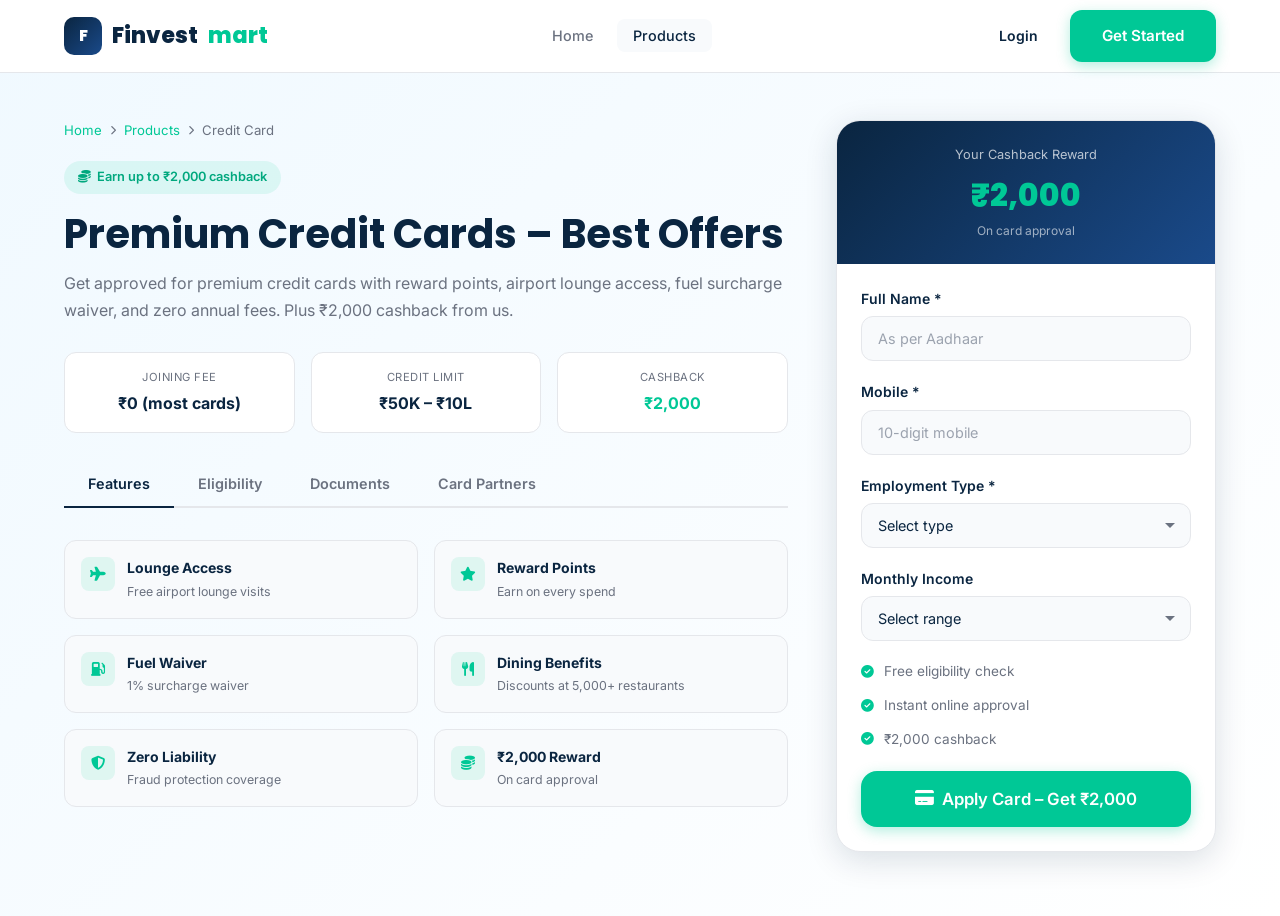
<file: products/credit-card.html>
<!DOCTYPE html>
<html lang="en">
<head>
  <meta charset="UTF-8" /><meta name="viewport" content="width=device-width, initial-scale=1.0" />
  <title>Credit Card – Best Offers | Finvestmart</title>
  <link rel="stylesheet" href="../assets/css/style.css" />
  <link rel="stylesheet" href="https://cdnjs.cloudflare.com/ajax/libs/font-awesome/6.5.0/css/all.min.css" />
  <link href="https://fonts.googleapis.com/css2?family=Inter:wght@300;400;500;600;700;800&family=Poppins:wght@300;400;500;600;700;800&display=swap" rel="stylesheet" />
</head>
<body>
  <nav class="navbar"><div class="container"><div class="nav-inner">
    <a href="../index.html" class="nav-logo"><div class="nav-logo-icon">F</div>Finvest<span>mart</span></a>
    <ul class="nav-links"><li><a href="../index.html">Home</a></li><li><a href="../index.html#products" class="active">Products</a></li></ul>
    <div class="nav-actions"><a href="../login.html" class="btn-login">Login</a><a href="../register.html" class="btn btn-accent">Get Started</a></div>
    <button class="hamburger"><span></span><span></span><span></span></button>
  </div></div></nav>

  <section class="product-hero">
    <div class="container">
      <div class="product-hero-inner">
        <div>
          <div class="product-breadcrumb"><a href="../index.html">Home</a><i class="fas fa-chevron-right"></i><a href="../index.html#products">Products</a><i class="fas fa-chevron-right"></i><span>Credit Card</span></div>
          <div class="product-hero-badge"><i class="fas fa-coins"></i> Earn up to ₹2,000 cashback</div>
          <h1>Premium Credit Cards – Best Offers</h1>
          <p class="product-hero-desc">Get approved for premium credit cards with reward points, airport lounge access, fuel surcharge waiver, and zero annual fees. Plus ₹2,000 cashback from us.</p>

          <div class="product-meta-grid">
            <div class="product-meta-item"><div class="meta-label">Joining Fee</div><div class="meta-value">₹0 (most cards)</div></div>
            <div class="product-meta-item"><div class="meta-label">Credit Limit</div><div class="meta-value">₹50K – ₹10L</div></div>
            <div class="product-meta-item"><div class="meta-label">Cashback</div><div class="meta-value" style="color:var(--accent-color);">₹2,000</div></div>
          </div>

          <div class="product-tabs">
            <button class="product-tab active" data-tab="cc-features">Features</button>
            <button class="product-tab" data-tab="cc-eligibility">Eligibility</button>
            <button class="product-tab" data-tab="cc-documents">Documents</button>
            <button class="product-tab" data-tab="cc-partners">Card Partners</button>
          </div>

          <div id="cc-features" class="tab-panel active">
            <div class="features-grid">
              <div class="feature-item"><div class="feature-item-icon"><i class="fas fa-plane"></i></div><div class="feature-item-text"><div class="feature-item-title">Lounge Access</div><div class="feature-item-desc">Free airport lounge visits</div></div></div>
              <div class="feature-item"><div class="feature-item-icon"><i class="fas fa-star"></i></div><div class="feature-item-text"><div class="feature-item-title">Reward Points</div><div class="feature-item-desc">Earn on every spend</div></div></div>
              <div class="feature-item"><div class="feature-item-icon"><i class="fas fa-gas-pump"></i></div><div class="feature-item-text"><div class="feature-item-title">Fuel Waiver</div><div class="feature-item-desc">1% surcharge waiver</div></div></div>
              <div class="feature-item"><div class="feature-item-icon"><i class="fas fa-utensils"></i></div><div class="feature-item-text"><div class="feature-item-title">Dining Benefits</div><div class="feature-item-desc">Discounts at 5,000+ restaurants</div></div></div>
              <div class="feature-item"><div class="feature-item-icon"><i class="fas fa-shield-halved"></i></div><div class="feature-item-text"><div class="feature-item-title">Zero Liability</div><div class="feature-item-desc">Fraud protection coverage</div></div></div>
              <div class="feature-item"><div class="feature-item-icon"><i class="fas fa-coins"></i></div><div class="feature-item-text"><div class="feature-item-title">₹2,000 Reward</div><div class="feature-item-desc">On card approval</div></div></div>
            </div>
          </div>

          <div id="cc-eligibility" class="tab-panel">
            <div class="eligibility-list">
              <div class="eligibility-item"><i class="fas fa-check-circle"></i> Age: 21 to 60 years</div>
              <div class="eligibility-item"><i class="fas fa-check-circle"></i> Salaried: Min ₹25,000/month</div>
              <div class="eligibility-item"><i class="fas fa-check-circle"></i> Self-employed: Annual income ₹4L+</div>
              <div class="eligibility-item"><i class="fas fa-check-circle"></i> CIBIL score 750+</div>
              <div class="eligibility-item"><i class="fas fa-check-circle"></i> Indian resident</div>
            </div>
          </div>

          <div id="cc-documents" class="tab-panel">
            <div class="eligibility-list">
              <div class="eligibility-item"><i class="fas fa-id-card"></i> Aadhaar Card</div>
              <div class="eligibility-item"><i class="fas fa-id-card"></i> PAN Card</div>
              <div class="eligibility-item"><i class="fas fa-file-invoice-dollar"></i> Last 3 months salary slips</div>
              <div class="eligibility-item"><i class="fas fa-university"></i> Last 3 months bank statement</div>
              <div class="eligibility-item"><i class="fas fa-camera"></i> Recent photograph</div>
            </div>
          </div>

          <div id="cc-partners" class="tab-panel">
            <div style="display:grid;grid-template-columns:repeat(3,1fr);gap:12px;">
              <div style="padding:14px;background:var(--light-bg);border-radius:12px;text-align:center;border:1px solid var(--border-color);font-weight:600;font-size:0.825rem;">HDFC Regalia</div>
              <div style="padding:14px;background:var(--light-bg);border-radius:12px;text-align:center;border:1px solid var(--border-color);font-weight:600;font-size:0.825rem;">SBI SimplyCLICK</div>
              <div style="padding:14px;background:var(--light-bg);border-radius:12px;text-align:center;border:1px solid var(--border-color);font-weight:600;font-size:0.825rem;">ICICI Amazon Pay</div>
              <div style="padding:14px;background:var(--light-bg);border-radius:12px;text-align:center;border:1px solid var(--border-color);font-weight:600;font-size:0.825rem;">Axis Flipkart</div>
              <div style="padding:14px;background:var(--light-bg);border-radius:12px;text-align:center;border:1px solid var(--border-color);font-weight:600;font-size:0.825rem;">Kotak 811</div>
              <div style="padding:14px;background:var(--light-bg);border-radius:12px;text-align:center;border:1px solid var(--border-color);font-weight:600;font-size:0.825rem;">IndusInd Legend</div>
            </div>
          </div>
        </div>

        <div class="apply-card">
          <div class="apply-card-header">
            <div class="apply-card-reward">Your Cashback Reward</div>
            <div class="apply-card-amount">₹2,000</div>
            <div class="apply-card-type">On card approval</div>
          </div>
          <div class="apply-card-body">
            <form id="applyForm">
              <input type="hidden" name="product" value="credit_card" />
              <div class="form-group"><label class="form-label">Full Name *</label><input type="text" name="name" class="form-input" placeholder="As per Aadhaar" required /></div>
              <div class="form-group"><label class="form-label">Mobile *</label><input type="tel" name="phone" class="form-input" placeholder="10-digit mobile" required /></div>
              <div class="form-group">
                <label class="form-label">Employment Type *</label>
                <select name="employment" class="form-input form-select" required>
                  <option value="">Select type</option>
                  <option>Salaried</option><option>Self-employed</option><option>Business Owner</option>
                </select>
              </div>
              <div class="form-group">
                <label class="form-label">Monthly Income</label>
                <select name="income" class="form-input form-select">
                  <option value="">Select range</option>
                  <option>₹25K – ₹50K</option><option>₹50K – ₹1L</option><option>₹1L+</option>
                </select>
              </div>
              <div class="apply-card-features">
                <div class="apply-card-feature"><i class="fas fa-check-circle"></i> Free eligibility check</div>
                <div class="apply-card-feature"><i class="fas fa-check-circle"></i> Instant online approval</div>
                <div class="apply-card-feature"><i class="fas fa-check-circle"></i> ₹2,000 cashback</div>
              </div>
              <button type="submit" class="btn btn-accent btn-full btn-lg"><i class="fas fa-credit-card"></i> Apply Card – Get ₹2,000</button>
            </form>
          </div>
        </div>
      </div>
    </div>
  </section>
  <script src="../assets/js/main.js"></script>
</body>
</html>
</file>
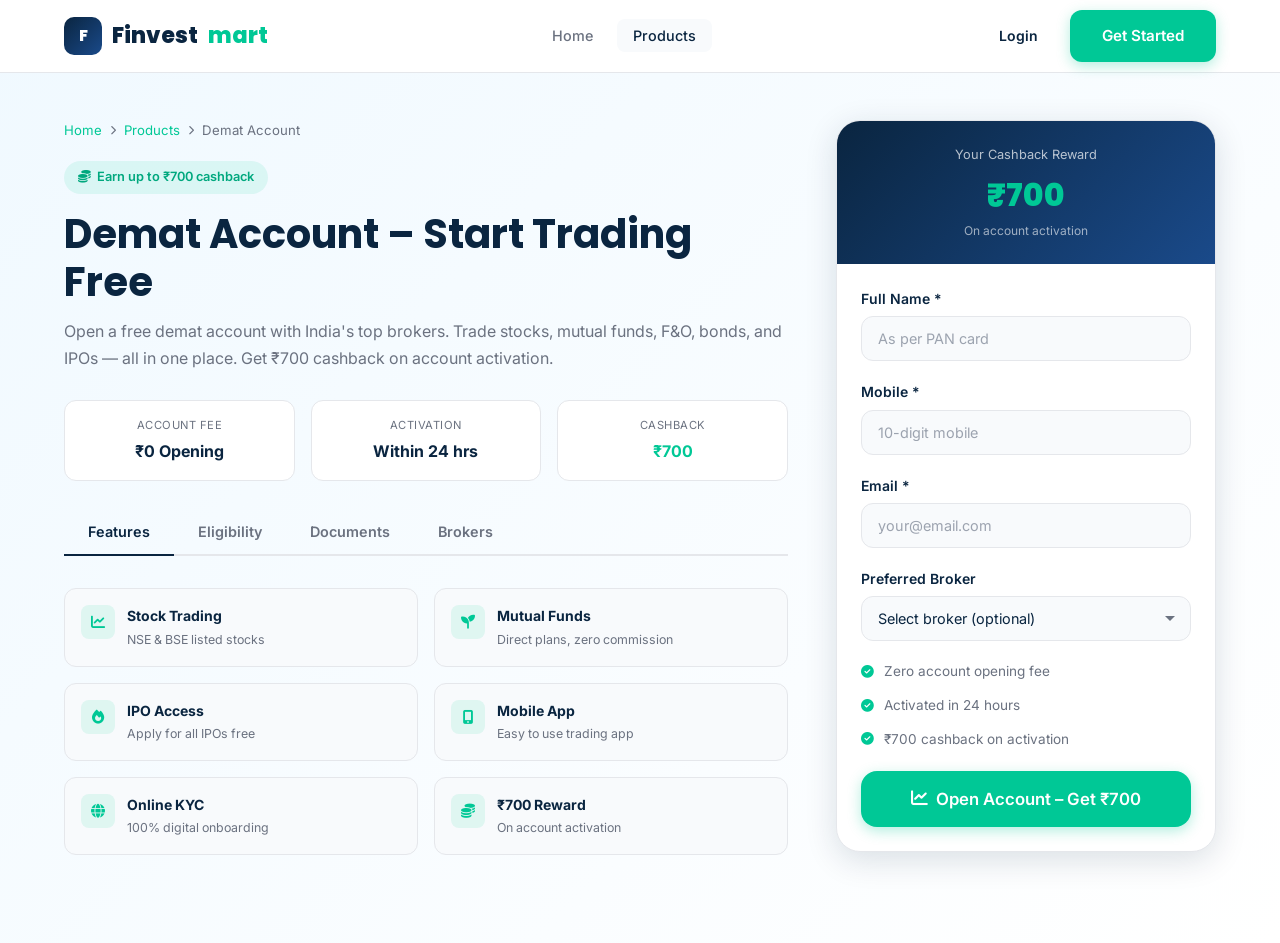
<file: products/demat.html>
<!DOCTYPE html>
<html lang="en">
<head>
  <meta charset="UTF-8" /><meta name="viewport" content="width=device-width, initial-scale=1.0" />
  <title>Demat Account – Open Free | Finvestmart</title>
  <link rel="stylesheet" href="../assets/css/style.css" />
  <link rel="stylesheet" href="https://cdnjs.cloudflare.com/ajax/libs/font-awesome/6.5.0/css/all.min.css" />
  <link href="https://fonts.googleapis.com/css2?family=Inter:wght@300;400;500;600;700;800&family=Poppins:wght@300;400;500;600;700;800&display=swap" rel="stylesheet" />
</head>
<body>
  <nav class="navbar"><div class="container"><div class="nav-inner">
    <a href="../index.html" class="nav-logo"><div class="nav-logo-icon">F</div>Finvest<span>mart</span></a>
    <ul class="nav-links"><li><a href="../index.html">Home</a></li><li><a href="../index.html#products" class="active">Products</a></li></ul>
    <div class="nav-actions"><a href="../login.html" class="btn-login">Login</a><a href="../register.html" class="btn btn-accent">Get Started</a></div>
    <button class="hamburger"><span></span><span></span><span></span></button>
  </div></div></nav>

  <section class="product-hero">
    <div class="container">
      <div class="product-hero-inner">
        <div>
          <div class="product-breadcrumb"><a href="../index.html">Home</a><i class="fas fa-chevron-right"></i><a href="../index.html#products">Products</a><i class="fas fa-chevron-right"></i><span>Demat Account</span></div>
          <div class="product-hero-badge"><i class="fas fa-coins"></i> Earn up to ₹700 cashback</div>
          <h1>Demat Account – Start Trading Free</h1>
          <p class="product-hero-desc">Open a free demat account with India's top brokers. Trade stocks, mutual funds, F&O, bonds, and IPOs — all in one place. Get ₹700 cashback on account activation.</p>

          <div class="product-meta-grid">
            <div class="product-meta-item"><div class="meta-label">Account Fee</div><div class="meta-value">₹0 Opening</div></div>
            <div class="product-meta-item"><div class="meta-label">Activation</div><div class="meta-value">Within 24 hrs</div></div>
            <div class="product-meta-item"><div class="meta-label">Cashback</div><div class="meta-value" style="color:var(--accent-color);">₹700</div></div>
          </div>

          <div class="product-tabs">
            <button class="product-tab active" data-tab="dm-features">Features</button>
            <button class="product-tab" data-tab="dm-eligibility">Eligibility</button>
            <button class="product-tab" data-tab="dm-documents">Documents</button>
            <button class="product-tab" data-tab="dm-partners">Brokers</button>
          </div>

          <div id="dm-features" class="tab-panel active">
            <div class="features-grid">
              <div class="feature-item"><div class="feature-item-icon"><i class="fas fa-chart-line"></i></div><div class="feature-item-text"><div class="feature-item-title">Stock Trading</div><div class="feature-item-desc">NSE & BSE listed stocks</div></div></div>
              <div class="feature-item"><div class="feature-item-icon"><i class="fas fa-seedling"></i></div><div class="feature-item-text"><div class="feature-item-title">Mutual Funds</div><div class="feature-item-desc">Direct plans, zero commission</div></div></div>
              <div class="feature-item"><div class="feature-item-icon"><i class="fas fa-fire"></i></div><div class="feature-item-text"><div class="feature-item-title">IPO Access</div><div class="feature-item-desc">Apply for all IPOs free</div></div></div>
              <div class="feature-item"><div class="feature-item-icon"><i class="fas fa-mobile-alt"></i></div><div class="feature-item-text"><div class="feature-item-title">Mobile App</div><div class="feature-item-desc">Easy to use trading app</div></div></div>
              <div class="feature-item"><div class="feature-item-icon"><i class="fas fa-globe"></i></div><div class="feature-item-text"><div class="feature-item-title">Online KYC</div><div class="feature-item-desc">100% digital onboarding</div></div></div>
              <div class="feature-item"><div class="feature-item-icon"><i class="fas fa-coins"></i></div><div class="feature-item-text"><div class="feature-item-title">₹700 Reward</div><div class="feature-item-desc">On account activation</div></div></div>
            </div>
          </div>

          <div id="dm-eligibility" class="tab-panel">
            <div class="eligibility-list">
              <div class="eligibility-item"><i class="fas fa-check-circle"></i> Age: 18+ years</div>
              <div class="eligibility-item"><i class="fas fa-check-circle"></i> Indian resident (NRI eligible too)</div>
              <div class="eligibility-item"><i class="fas fa-check-circle"></i> Valid PAN card</div>
              <div class="eligibility-item"><i class="fas fa-check-circle"></i> Active bank account</div>
            </div>
          </div>

          <div id="dm-documents" class="tab-panel">
            <div class="eligibility-list">
              <div class="eligibility-item"><i class="fas fa-id-card"></i> PAN Card (mandatory)</div>
              <div class="eligibility-item"><i class="fas fa-id-card"></i> Aadhaar Card</div>
              <div class="eligibility-item"><i class="fas fa-university"></i> Bank account details (cancelled cheque)</div>
              <div class="eligibility-item"><i class="fas fa-camera"></i> Selfie / Live photo</div>
              <div class="eligibility-item"><i class="fas fa-signature"></i> Signature</div>
            </div>
          </div>

          <div id="dm-partners" class="tab-panel">
            <div style="display:grid;grid-template-columns:repeat(3,1fr);gap:12px;">
              <div style="padding:16px;background:var(--light-bg);border-radius:12px;text-align:center;border:1px solid var(--border-color);">
                <div style="font-weight:700;font-size:0.875rem;">Zerodha</div>
                <div style="font-size:0.72rem;color:var(--secondary-text);margin-top:4px;">₹0 Equity delivery</div>
              </div>
              <div style="padding:16px;background:var(--light-bg);border-radius:12px;text-align:center;border:1px solid var(--border-color);">
                <div style="font-weight:700;font-size:0.875rem;">Groww</div>
                <div style="font-size:0.72rem;color:var(--secondary-text);margin-top:4px;">Commission free MF</div>
              </div>
              <div style="padding:16px;background:var(--light-bg);border-radius:12px;text-align:center;border:1px solid var(--border-color);">
                <div style="font-weight:700;font-size:0.875rem;">Angel One</div>
                <div style="font-size:0.72rem;color:var(--secondary-text);margin-top:4px;">Free research tools</div>
              </div>
              <div style="padding:16px;background:var(--light-bg);border-radius:12px;text-align:center;border:1px solid var(--border-color);">
                <div style="font-weight:700;font-size:0.875rem;">Upstox</div>
                <div style="font-size:0.72rem;color:var(--secondary-text);margin-top:4px;">Advanced charts</div>
              </div>
              <div style="padding:16px;background:var(--light-bg);border-radius:12px;text-align:center;border:1px solid var(--border-color);">
                <div style="font-weight:700;font-size:0.875rem;">5Paisa</div>
                <div style="font-size:0.72rem;color:var(--secondary-text);margin-top:4px;">Low brokerage</div>
              </div>
              <div style="padding:16px;background:var(--light-bg);border-radius:12px;text-align:center;border:1px solid var(--border-color);">
                <div style="font-weight:700;font-size:0.875rem;">HDFC Securities</div>
                <div style="font-size:0.72rem;color:var(--secondary-text);margin-top:4px;">Bank-backed broker</div>
              </div>
            </div>
          </div>
        </div>

        <div class="apply-card">
          <div class="apply-card-header">
            <div class="apply-card-reward">Your Cashback Reward</div>
            <div class="apply-card-amount">₹700</div>
            <div class="apply-card-type">On account activation</div>
          </div>
          <div class="apply-card-body">
            <form id="applyForm">
              <input type="hidden" name="product" value="demat" />
              <div class="form-group"><label class="form-label">Full Name *</label><input type="text" name="name" class="form-input" placeholder="As per PAN card" required /></div>
              <div class="form-group"><label class="form-label">Mobile *</label><input type="tel" name="phone" class="form-input" placeholder="10-digit mobile" required /></div>
              <div class="form-group"><label class="form-label">Email *</label><input type="email" name="email" class="form-input" placeholder="your@email.com" required /></div>
              <div class="form-group">
                <label class="form-label">Preferred Broker</label>
                <select name="broker" class="form-input form-select">
                  <option value="">Select broker (optional)</option>
                  <option>Zerodha</option><option>Groww</option><option>Angel One</option>
                  <option>Upstox</option><option>5Paisa</option><option>Best available</option>
                </select>
              </div>
              <div class="apply-card-features">
                <div class="apply-card-feature"><i class="fas fa-check-circle"></i> Zero account opening fee</div>
                <div class="apply-card-feature"><i class="fas fa-check-circle"></i> Activated in 24 hours</div>
                <div class="apply-card-feature"><i class="fas fa-check-circle"></i> ₹700 cashback on activation</div>
              </div>
              <button type="submit" class="btn btn-accent btn-full btn-lg"><i class="fas fa-chart-line"></i> Open Account – Get ₹700</button>
            </form>
          </div>
        </div>
      </div>
    </div>
  </section>
  <script src="../assets/js/main.js"></script>
</body>
</html>
</file>
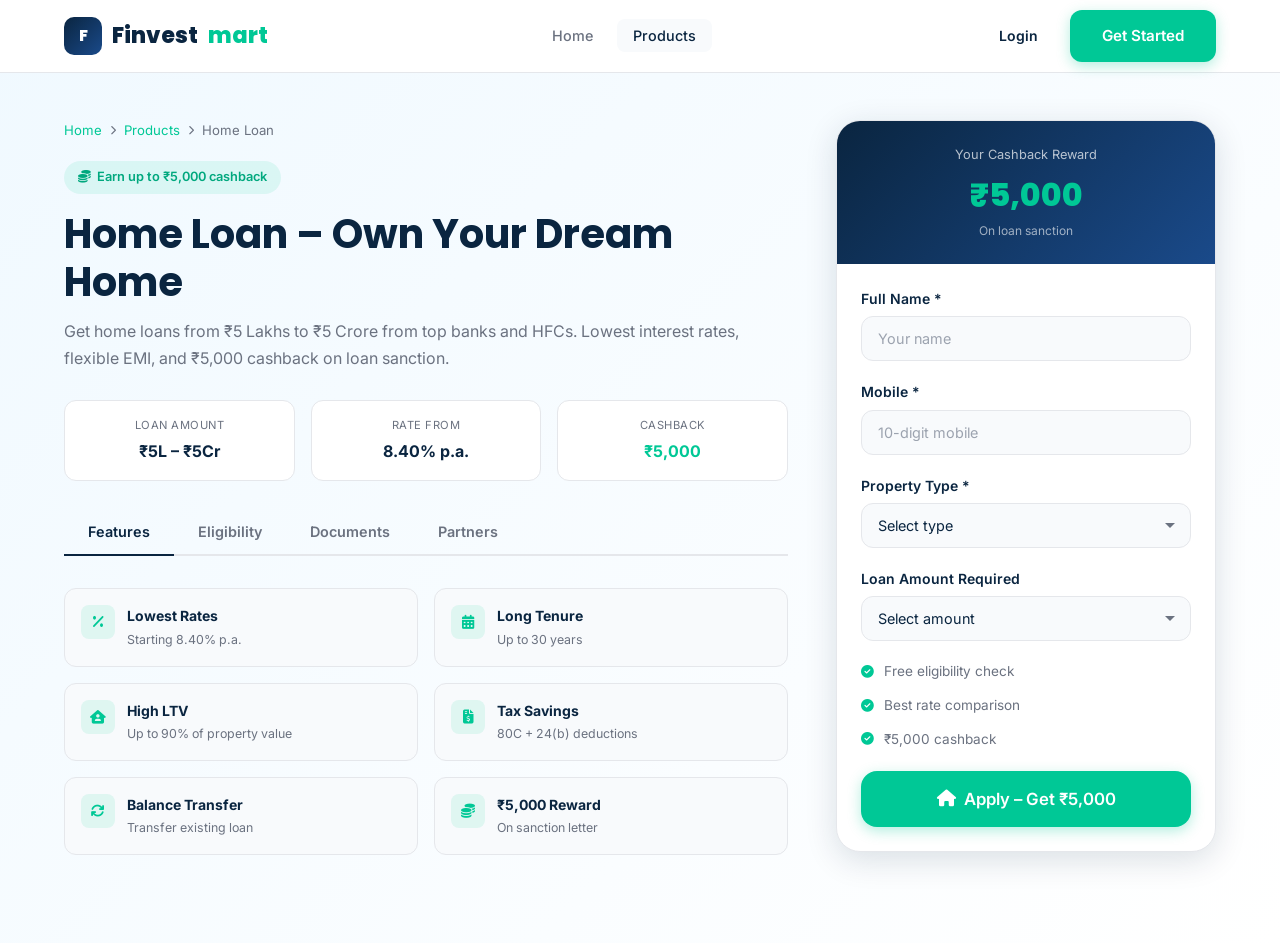
<file: products/home-loan.html>
<!DOCTYPE html>
<html lang="en">
<head>
  <meta charset="UTF-8" /><meta name="viewport" content="width=device-width, initial-scale=1.0" />
  <title>Home Loan – Best Rates | Finvestmart</title>
  <link rel="stylesheet" href="../assets/css/style.css" />
  <link rel="stylesheet" href="https://cdnjs.cloudflare.com/ajax/libs/font-awesome/6.5.0/css/all.min.css" />
  <link href="https://fonts.googleapis.com/css2?family=Inter:wght@300;400;500;600;700;800&family=Poppins:wght@300;400;500;600;700;800&display=swap" rel="stylesheet" />
</head>
<body>
  <nav class="navbar"><div class="container"><div class="nav-inner">
    <a href="../index.html" class="nav-logo"><div class="nav-logo-icon">F</div>Finvest<span>mart</span></a>
    <ul class="nav-links"><li><a href="../index.html">Home</a></li><li><a href="../index.html#products" class="active">Products</a></li></ul>
    <div class="nav-actions"><a href="../login.html" class="btn-login">Login</a><a href="../register.html" class="btn btn-accent">Get Started</a></div>
    <button class="hamburger"><span></span><span></span><span></span></button>
  </div></div></nav>

  <section class="product-hero">
    <div class="container">
      <div class="product-hero-inner">
        <div>
          <div class="product-breadcrumb"><a href="../index.html">Home</a><i class="fas fa-chevron-right"></i><a href="../index.html#products">Products</a><i class="fas fa-chevron-right"></i><span>Home Loan</span></div>
          <div class="product-hero-badge"><i class="fas fa-coins"></i> Earn up to ₹5,000 cashback</div>
          <h1>Home Loan – Own Your Dream Home</h1>
          <p class="product-hero-desc">Get home loans from ₹5 Lakhs to ₹5 Crore from top banks and HFCs. Lowest interest rates, flexible EMI, and ₹5,000 cashback on loan sanction.</p>

          <div class="product-meta-grid">
            <div class="product-meta-item"><div class="meta-label">Loan Amount</div><div class="meta-value">₹5L – ₹5Cr</div></div>
            <div class="product-meta-item"><div class="meta-label">Rate From</div><div class="meta-value">8.40% p.a.</div></div>
            <div class="product-meta-item"><div class="meta-label">Cashback</div><div class="meta-value" style="color:var(--accent-color);">₹5,000</div></div>
          </div>

          <div class="product-tabs">
            <button class="product-tab active" data-tab="hl-features">Features</button>
            <button class="product-tab" data-tab="hl-eligibility">Eligibility</button>
            <button class="product-tab" data-tab="hl-documents">Documents</button>
            <button class="product-tab" data-tab="hl-partners">Partners</button>
          </div>

          <div id="hl-features" class="tab-panel active">
            <div class="features-grid">
              <div class="feature-item"><div class="feature-item-icon"><i class="fas fa-percentage"></i></div><div class="feature-item-text"><div class="feature-item-title">Lowest Rates</div><div class="feature-item-desc">Starting 8.40% p.a.</div></div></div>
              <div class="feature-item"><div class="feature-item-icon"><i class="fas fa-calendar-alt"></i></div><div class="feature-item-text"><div class="feature-item-title">Long Tenure</div><div class="feature-item-desc">Up to 30 years</div></div></div>
              <div class="feature-item"><div class="feature-item-icon"><i class="fas fa-house-user"></i></div><div class="feature-item-text"><div class="feature-item-title">High LTV</div><div class="feature-item-desc">Up to 90% of property value</div></div></div>
              <div class="feature-item"><div class="feature-item-icon"><i class="fas fa-file-invoice-dollar"></i></div><div class="feature-item-text"><div class="feature-item-title">Tax Savings</div><div class="feature-item-desc">80C + 24(b) deductions</div></div></div>
              <div class="feature-item"><div class="feature-item-icon"><i class="fas fa-sync"></i></div><div class="feature-item-text"><div class="feature-item-title">Balance Transfer</div><div class="feature-item-desc">Transfer existing loan</div></div></div>
              <div class="feature-item"><div class="feature-item-icon"><i class="fas fa-coins"></i></div><div class="feature-item-text"><div class="feature-item-title">₹5,000 Reward</div><div class="feature-item-desc">On sanction letter</div></div></div>
            </div>
          </div>

          <div id="hl-eligibility" class="tab-panel">
            <div class="eligibility-list">
              <div class="eligibility-item"><i class="fas fa-check-circle"></i> Age: 21 to 65 years</div>
              <div class="eligibility-item"><i class="fas fa-check-circle"></i> Salaried or self-employed</div>
              <div class="eligibility-item"><i class="fas fa-check-circle"></i> Minimum income ₹25,000/month</div>
              <div class="eligibility-item"><i class="fas fa-check-circle"></i> CIBIL score 650+</div>
              <div class="eligibility-item"><i class="fas fa-check-circle"></i> 2+ years work experience</div>
            </div>
          </div>

          <div id="hl-documents" class="tab-panel">
            <div class="eligibility-list">
              <div class="eligibility-item"><i class="fas fa-id-card"></i> Aadhaar & PAN Card</div>
              <div class="eligibility-item"><i class="fas fa-file-invoice-dollar"></i> Income proof (ITR / salary slips)</div>
              <div class="eligibility-item"><i class="fas fa-university"></i> 12 months bank statement</div>
              <div class="eligibility-item"><i class="fas fa-file-contract"></i> Property documents</div>
              <div class="eligibility-item"><i class="fas fa-camera"></i> Passport photos</div>
            </div>
          </div>

          <div id="hl-partners" class="tab-panel">
            <div style="display:grid;grid-template-columns:repeat(3,1fr);gap:12px;">
              <div style="padding:16px;background:var(--light-bg);border-radius:12px;text-align:center;border:1px solid var(--border-color);font-weight:600;font-size:0.875rem;">SBI</div>
              <div style="padding:16px;background:var(--light-bg);border-radius:12px;text-align:center;border:1px solid var(--border-color);font-weight:600;font-size:0.875rem;">HDFC Ltd</div>
              <div style="padding:16px;background:var(--light-bg);border-radius:12px;text-align:center;border:1px solid var(--border-color);font-weight:600;font-size:0.875rem;">LIC HFL</div>
              <div style="padding:16px;background:var(--light-bg);border-radius:12px;text-align:center;border:1px solid var(--border-color);font-weight:600;font-size:0.875rem;">Axis Bank</div>
              <div style="padding:16px;background:var(--light-bg);border-radius:12px;text-align:center;border:1px solid var(--border-color);font-weight:600;font-size:0.875rem;">PNB HFL</div>
              <div style="padding:16px;background:var(--light-bg);border-radius:12px;text-align:center;border:1px solid var(--border-color);font-weight:600;font-size:0.875rem;">ICICI Bank</div>
            </div>
          </div>
        </div>

        <div class="apply-card">
          <div class="apply-card-header">
            <div class="apply-card-reward">Your Cashback Reward</div>
            <div class="apply-card-amount">₹5,000</div>
            <div class="apply-card-type">On loan sanction</div>
          </div>
          <div class="apply-card-body">
            <form id="applyForm">
              <input type="hidden" name="product" value="home_loan" />
              <div class="form-group"><label class="form-label">Full Name *</label><input type="text" name="name" class="form-input" placeholder="Your name" required /></div>
              <div class="form-group"><label class="form-label">Mobile *</label><input type="tel" name="phone" class="form-input" placeholder="10-digit mobile" required /></div>
              <div class="form-group">
                <label class="form-label">Property Type *</label>
                <select name="property_type" class="form-input form-select" required>
                  <option value="">Select type</option>
                  <option>Ready to Move</option><option>Under Construction</option><option>Plot Purchase</option><option>Balance Transfer</option>
                </select>
              </div>
              <div class="form-group">
                <label class="form-label">Loan Amount Required</label>
                <select name="loan_amount" class="form-input form-select">
                  <option value="">Select amount</option>
                  <option>₹5L – ₹25L</option><option>₹25L – ₹75L</option><option>₹75L – ₹1.5Cr</option><option>₹1.5Cr+</option>
                </select>
              </div>
              <div class="apply-card-features">
                <div class="apply-card-feature"><i class="fas fa-check-circle"></i> Free eligibility check</div>
                <div class="apply-card-feature"><i class="fas fa-check-circle"></i> Best rate comparison</div>
                <div class="apply-card-feature"><i class="fas fa-check-circle"></i> ₹5,000 cashback</div>
              </div>
              <button type="submit" class="btn btn-accent btn-full btn-lg"><i class="fas fa-house"></i> Apply – Get ₹5,000</button>
            </form>
          </div>
        </div>
      </div>
    </div>
  </section>
  <script src="../assets/js/main.js"></script>
</body>
</html>
</file>
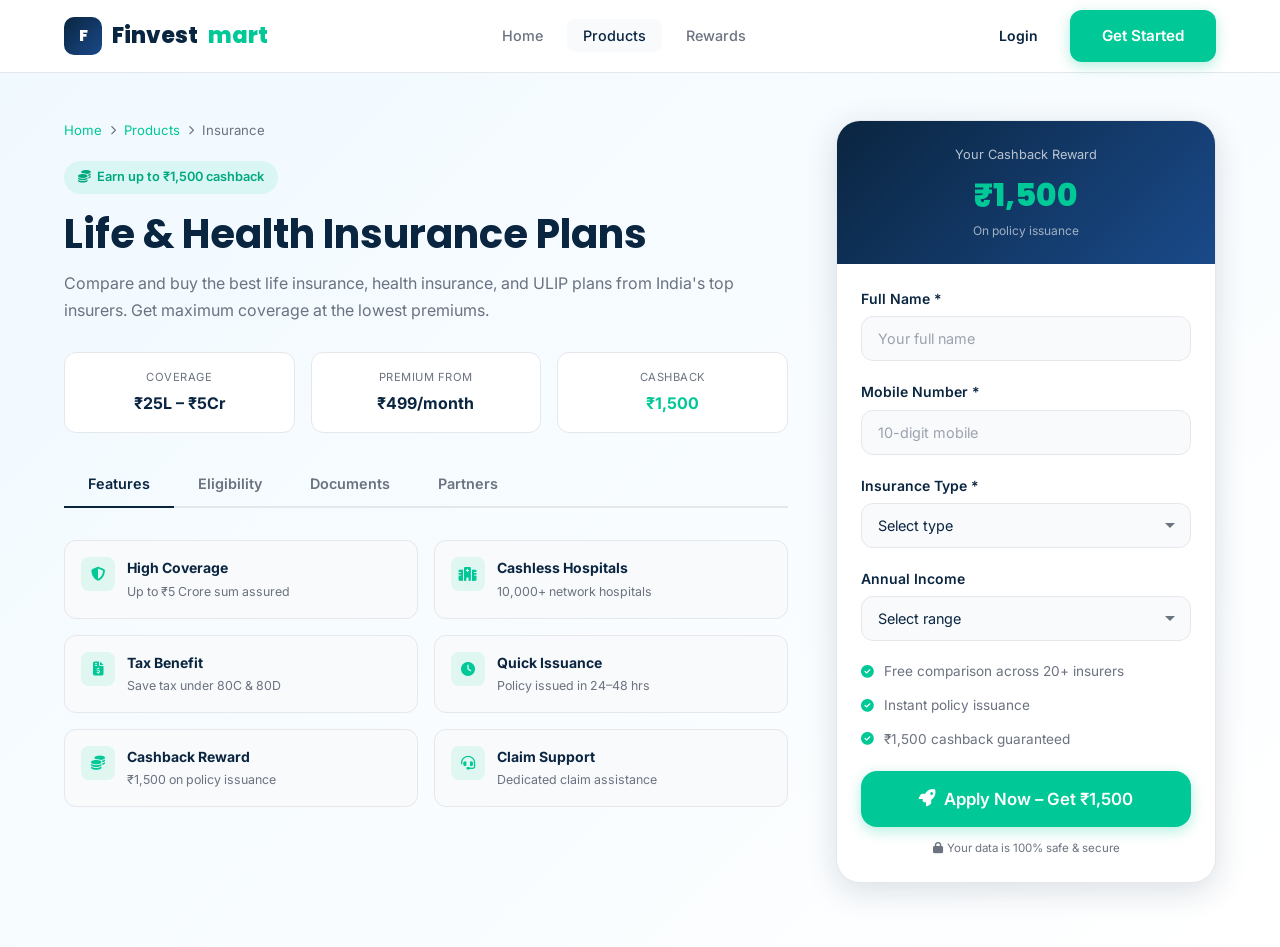
<file: products/insurance.html>
<!DOCTYPE html>
<html lang="en">
<head>
  <meta charset="UTF-8" /><meta name="viewport" content="width=device-width, initial-scale=1.0" />
  <title>Insurance – Life & Health Plans | Finvestmart</title>
  <link rel="stylesheet" href="../assets/css/style.css" />
  <link rel="stylesheet" href="https://cdnjs.cloudflare.com/ajax/libs/font-awesome/6.5.0/css/all.min.css" />
  <link href="https://fonts.googleapis.com/css2?family=Inter:wght@300;400;500;600;700;800&family=Poppins:wght@300;400;500;600;700;800&display=swap" rel="stylesheet" />
</head>
<body>
  <!-- Navbar -->
  <nav class="navbar">
    <div class="container">
      <div class="nav-inner">
        <a href="../index.html" class="nav-logo"><div class="nav-logo-icon">F</div>Finvest<span>mart</span></a>
        <ul class="nav-links">
          <li><a href="../index.html">Home</a></li>
          <li><a href="../index.html#products" class="active">Products</a></li>
          <li><a href="../index.html#rewards">Rewards</a></li>
        </ul>
        <div class="nav-actions">
          <a href="../login.html" class="btn-login">Login</a>
          <a href="../register.html" class="btn btn-accent">Get Started</a>
        </div>
        <button class="hamburger"><span></span><span></span><span></span></button>
      </div>
    </div>
    <div class="mobile-menu">
      <a href="../index.html">Home</a><a href="../index.html#products">Products</a>
      <a href="../login.html" class="btn btn-outline btn-full">Login</a>
      <a href="../register.html" class="btn btn-accent btn-full">Get Started</a>
    </div>
  </nav>

  <!-- Product Hero -->
  <section class="product-hero">
    <div class="container">
      <div class="product-hero-inner">
        <div>
          <div class="product-breadcrumb">
            <a href="../index.html">Home</a><i class="fas fa-chevron-right"></i>
            <a href="../index.html#products">Products</a><i class="fas fa-chevron-right"></i>
            <span>Insurance</span>
          </div>
          <div class="product-hero-badge"><i class="fas fa-coins"></i> Earn up to ₹1,500 cashback</div>
          <h1>Life & Health Insurance Plans</h1>
          <p class="product-hero-desc">Compare and buy the best life insurance, health insurance, and ULIP plans from India's top insurers. Get maximum coverage at the lowest premiums.</p>

          <div class="product-meta-grid">
            <div class="product-meta-item">
              <div class="meta-label">Coverage</div>
              <div class="meta-value">₹25L – ₹5Cr</div>
            </div>
            <div class="product-meta-item">
              <div class="meta-label">Premium From</div>
              <div class="meta-value">₹499/month</div>
            </div>
            <div class="product-meta-item">
              <div class="meta-label">Cashback</div>
              <div class="meta-value" style="color:var(--accent-color);">₹1,500</div>
            </div>
          </div>

          <!-- Product Tabs -->
          <div class="product-tabs">
            <button class="product-tab active" data-tab="tab-features">Features</button>
            <button class="product-tab" data-tab="tab-eligibility">Eligibility</button>
            <button class="product-tab" data-tab="tab-documents">Documents</button>
            <button class="product-tab" data-tab="tab-partners">Partners</button>
          </div>

          <div id="tab-features" class="tab-panel active">
            <div class="features-grid">
              <div class="feature-item"><div class="feature-item-icon"><i class="fas fa-shield-halved"></i></div><div class="feature-item-text"><div class="feature-item-title">High Coverage</div><div class="feature-item-desc">Up to ₹5 Crore sum assured</div></div></div>
              <div class="feature-item"><div class="feature-item-icon"><i class="fas fa-hospital"></i></div><div class="feature-item-text"><div class="feature-item-title">Cashless Hospitals</div><div class="feature-item-desc">10,000+ network hospitals</div></div></div>
              <div class="feature-item"><div class="feature-item-icon"><i class="fas fa-file-invoice-dollar"></i></div><div class="feature-item-text"><div class="feature-item-title">Tax Benefit</div><div class="feature-item-desc">Save tax under 80C & 80D</div></div></div>
              <div class="feature-item"><div class="feature-item-icon"><i class="fas fa-clock"></i></div><div class="feature-item-text"><div class="feature-item-title">Quick Issuance</div><div class="feature-item-desc">Policy issued in 24–48 hrs</div></div></div>
              <div class="feature-item"><div class="feature-item-icon"><i class="fas fa-coins"></i></div><div class="feature-item-text"><div class="feature-item-title">Cashback Reward</div><div class="feature-item-desc">₹1,500 on policy issuance</div></div></div>
              <div class="feature-item"><div class="feature-item-icon"><i class="fas fa-headset"></i></div><div class="feature-item-text"><div class="feature-item-title">Claim Support</div><div class="feature-item-desc">Dedicated claim assistance</div></div></div>
            </div>
          </div>

          <div id="tab-eligibility" class="tab-panel">
            <div class="eligibility-list">
              <div class="eligibility-item"><i class="fas fa-check-circle"></i> Age: 18 to 65 years</div>
              <div class="eligibility-item"><i class="fas fa-check-circle"></i> Indian Resident</div>
              <div class="eligibility-item"><i class="fas fa-check-circle"></i> Valid ID proof (Aadhar/PAN)</div>
              <div class="eligibility-item"><i class="fas fa-check-circle"></i> Good health condition</div>
              <div class="eligibility-item"><i class="fas fa-check-circle"></i> Annual income ₹2.5L+ (for high sum assured)</div>
            </div>
          </div>

          <div id="tab-documents" class="tab-panel">
            <div class="eligibility-list">
              <div class="eligibility-item"><i class="fas fa-id-card"></i> Aadhaar Card</div>
              <div class="eligibility-item"><i class="fas fa-id-card"></i> PAN Card</div>
              <div class="eligibility-item"><i class="fas fa-file-invoice-dollar"></i> Income proof (salary slip / ITR)</div>
              <div class="eligibility-item"><i class="fas fa-camera"></i> Passport size photograph</div>
              <div class="eligibility-item"><i class="fas fa-file-medical"></i> Medical reports (if required)</div>
            </div>
          </div>

          <div id="tab-partners" class="tab-panel">
            <div style="display:grid;grid-template-columns:repeat(3,1fr);gap:12px;">
              <div style="padding:16px;background:var(--light-bg);border-radius:12px;text-align:center;border:1px solid var(--border-color);font-weight:600;font-size:0.875rem;">HDFC Life</div>
              <div style="padding:16px;background:var(--light-bg);border-radius:12px;text-align:center;border:1px solid var(--border-color);font-weight:600;font-size:0.875rem;">LIC India</div>
              <div style="padding:16px;background:var(--light-bg);border-radius:12px;text-align:center;border:1px solid var(--border-color);font-weight:600;font-size:0.875rem;">ICICI Prudential</div>
              <div style="padding:16px;background:var(--light-bg);border-radius:12px;text-align:center;border:1px solid var(--border-color);font-weight:600;font-size:0.875rem;">Max Life</div>
              <div style="padding:16px;background:var(--light-bg);border-radius:12px;text-align:center;border:1px solid var(--border-color);font-weight:600;font-size:0.875rem;">Tata AIA</div>
              <div style="padding:16px;background:var(--light-bg);border-radius:12px;text-align:center;border:1px solid var(--border-color);font-weight:600;font-size:0.875rem;">Bajaj Allianz</div>
            </div>
          </div>
        </div>

        <!-- Apply Card -->
        <div class="apply-card">
          <div class="apply-card-header">
            <div class="apply-card-reward">Your Cashback Reward</div>
            <div class="apply-card-amount">₹1,500</div>
            <div class="apply-card-type">On policy issuance</div>
          </div>
          <div class="apply-card-body">
            <form id="applyForm">
              <input type="hidden" name="product" value="insurance" />
              <div class="form-group">
                <label class="form-label">Full Name *</label>
                <input type="text" name="name" class="form-input" placeholder="Your full name" required />
              </div>
              <div class="form-group">
                <label class="form-label">Mobile Number *</label>
                <input type="tel" name="phone" class="form-input" placeholder="10-digit mobile" required />
              </div>
              <div class="form-group">
                <label class="form-label">Insurance Type *</label>
                <select name="insurance_type" class="form-input form-select" required>
                  <option value="">Select type</option>
                  <option>Term Life Insurance</option>
                  <option>Health Insurance</option>
                  <option>ULIP Plan</option>
                  <option>Endowment Plan</option>
                </select>
              </div>
              <div class="form-group">
                <label class="form-label">Annual Income</label>
                <select name="annual_income" class="form-input form-select">
                  <option value="">Select range</option>
                  <option>₹2.5L – ₹5L</option>
                  <option>₹5L – ₹10L</option>
                  <option>₹10L – ₹25L</option>
                  <option>₹25L+</option>
                </select>
              </div>
              <div class="apply-card-features">
                <div class="apply-card-feature"><i class="fas fa-check-circle"></i> Free comparison across 20+ insurers</div>
                <div class="apply-card-feature"><i class="fas fa-check-circle"></i> Instant policy issuance</div>
                <div class="apply-card-feature"><i class="fas fa-check-circle"></i> ₹1,500 cashback guaranteed</div>
              </div>
              <button type="submit" class="btn btn-accent btn-full btn-lg">
                <i class="fas fa-rocket"></i> Apply Now – Get ₹1,500
              </button>
            </form>
            <p style="font-size:0.72rem;color:var(--secondary-text);text-align:center;margin-top:12px;"><i class="fas fa-lock" style="margin-right:4px;"></i>Your data is 100% safe & secure</p>
          </div>
        </div>
      </div>
    </div>
  </section>

  <script src="../assets/js/main.js"></script>
</body>
</html>
</file>
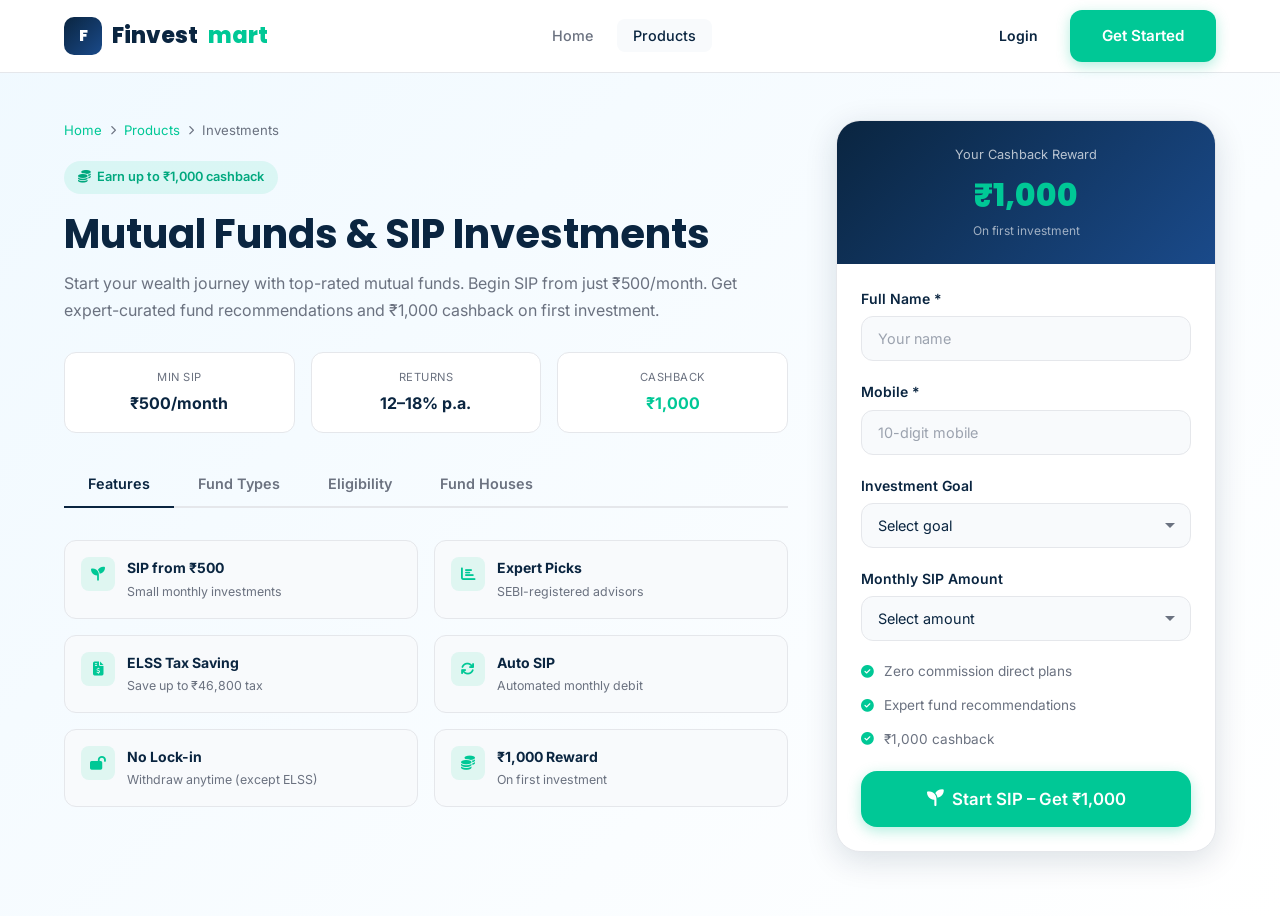
<file: products/investments.html>
<!DOCTYPE html>
<html lang="en">
<head>
  <meta charset="UTF-8" /><meta name="viewport" content="width=device-width, initial-scale=1.0" />
  <title>Mutual Funds & SIP Investments | Finvestmart</title>
  <link rel="stylesheet" href="../assets/css/style.css" />
  <link rel="stylesheet" href="https://cdnjs.cloudflare.com/ajax/libs/font-awesome/6.5.0/css/all.min.css" />
  <link href="https://fonts.googleapis.com/css2?family=Inter:wght@300;400;500;600;700;800&family=Poppins:wght@300;400;500;600;700;800&display=swap" rel="stylesheet" />
</head>
<body>
  <nav class="navbar"><div class="container"><div class="nav-inner">
    <a href="../index.html" class="nav-logo"><div class="nav-logo-icon">F</div>Finvest<span>mart</span></a>
    <ul class="nav-links"><li><a href="../index.html">Home</a></li><li><a href="../index.html#products" class="active">Products</a></li></ul>
    <div class="nav-actions"><a href="../login.html" class="btn-login">Login</a><a href="../register.html" class="btn btn-accent">Get Started</a></div>
    <button class="hamburger"><span></span><span></span><span></span></button>
  </div></div></nav>

  <section class="product-hero">
    <div class="container">
      <div class="product-hero-inner">
        <div>
          <div class="product-breadcrumb"><a href="../index.html">Home</a><i class="fas fa-chevron-right"></i><a href="../index.html#products">Products</a><i class="fas fa-chevron-right"></i><span>Investments</span></div>
          <div class="product-hero-badge"><i class="fas fa-coins"></i> Earn up to ₹1,000 cashback</div>
          <h1>Mutual Funds & SIP Investments</h1>
          <p class="product-hero-desc">Start your wealth journey with top-rated mutual funds. Begin SIP from just ₹500/month. Get expert-curated fund recommendations and ₹1,000 cashback on first investment.</p>

          <div class="product-meta-grid">
            <div class="product-meta-item"><div class="meta-label">Min SIP</div><div class="meta-value">₹500/month</div></div>
            <div class="product-meta-item"><div class="meta-label">Returns</div><div class="meta-value">12–18% p.a.</div></div>
            <div class="product-meta-item"><div class="meta-label">Cashback</div><div class="meta-value" style="color:var(--accent-color);">₹1,000</div></div>
          </div>

          <div class="product-tabs">
            <button class="product-tab active" data-tab="inv-features">Features</button>
            <button class="product-tab" data-tab="inv-types">Fund Types</button>
            <button class="product-tab" data-tab="inv-eligibility">Eligibility</button>
            <button class="product-tab" data-tab="inv-partners">Fund Houses</button>
          </div>

          <div id="inv-features" class="tab-panel active">
            <div class="features-grid">
              <div class="feature-item"><div class="feature-item-icon"><i class="fas fa-seedling"></i></div><div class="feature-item-text"><div class="feature-item-title">SIP from ₹500</div><div class="feature-item-desc">Small monthly investments</div></div></div>
              <div class="feature-item"><div class="feature-item-icon"><i class="fas fa-chart-bar"></i></div><div class="feature-item-text"><div class="feature-item-title">Expert Picks</div><div class="feature-item-desc">SEBI-registered advisors</div></div></div>
              <div class="feature-item"><div class="feature-item-icon"><i class="fas fa-file-invoice-dollar"></i></div><div class="feature-item-text"><div class="feature-item-title">ELSS Tax Saving</div><div class="feature-item-desc">Save up to ₹46,800 tax</div></div></div>
              <div class="feature-item"><div class="feature-item-icon"><i class="fas fa-sync"></i></div><div class="feature-item-text"><div class="feature-item-title">Auto SIP</div><div class="feature-item-desc">Automated monthly debit</div></div></div>
              <div class="feature-item"><div class="feature-item-icon"><i class="fas fa-lock-open"></i></div><div class="feature-item-text"><div class="feature-item-title">No Lock-in</div><div class="feature-item-desc">Withdraw anytime (except ELSS)</div></div></div>
              <div class="feature-item"><div class="feature-item-icon"><i class="fas fa-coins"></i></div><div class="feature-item-text"><div class="feature-item-title">₹1,000 Reward</div><div class="feature-item-desc">On first investment</div></div></div>
            </div>
          </div>

          <div id="inv-types" class="tab-panel">
            <div style="display:grid;grid-template-columns:1fr 1fr;gap:12px;">
              <div style="padding:16px;background:var(--light-bg);border-radius:12px;border:1px solid var(--border-color);">
                <div style="font-weight:700;margin-bottom:4px;">Equity Funds</div>
                <div style="font-size:0.8rem;color:var(--secondary-text);">High returns, high risk. For 5+ year horizon.</div>
              </div>
              <div style="padding:16px;background:var(--light-bg);border-radius:12px;border:1px solid var(--border-color);">
                <div style="font-weight:700;margin-bottom:4px;">Debt Funds</div>
                <div style="font-size:0.8rem;color:var(--secondary-text);">Stable returns, low risk. Better than FD.</div>
              </div>
              <div style="padding:16px;background:var(--light-bg);border-radius:12px;border:1px solid var(--border-color);">
                <div style="font-weight:700;margin-bottom:4px;">Hybrid Funds</div>
                <div style="font-size:0.8rem;color:var(--secondary-text);">Balanced equity + debt exposure.</div>
              </div>
              <div style="padding:16px;background:var(--light-bg);border-radius:12px;border:1px solid var(--border-color);">
                <div style="font-weight:700;margin-bottom:4px;">ELSS (Tax Saving)</div>
                <div style="font-size:0.8rem;color:var(--secondary-text);">Save tax + earn market returns.</div>
              </div>
            </div>
          </div>

          <div id="inv-eligibility" class="tab-panel">
            <div class="eligibility-list">
              <div class="eligibility-item"><i class="fas fa-check-circle"></i> Indian resident, age 18+</div>
              <div class="eligibility-item"><i class="fas fa-check-circle"></i> Valid PAN & Aadhaar</div>
              <div class="eligibility-item"><i class="fas fa-check-circle"></i> Active bank account</div>
              <div class="eligibility-item"><i class="fas fa-check-circle"></i> KYC complete</div>
            </div>
          </div>

          <div id="inv-partners" class="tab-panel">
            <div style="display:grid;grid-template-columns:repeat(3,1fr);gap:12px;">
              <div style="padding:14px;background:var(--light-bg);border-radius:12px;text-align:center;border:1px solid var(--border-color);font-weight:600;font-size:0.825rem;">Mirae Asset</div>
              <div style="padding:14px;background:var(--light-bg);border-radius:12px;text-align:center;border:1px solid var(--border-color);font-weight:600;font-size:0.825rem;">HDFC MF</div>
              <div style="padding:14px;background:var(--light-bg);border-radius:12px;text-align:center;border:1px solid var(--border-color);font-weight:600;font-size:0.825rem;">SBI MF</div>
              <div style="padding:14px;background:var(--light-bg);border-radius:12px;text-align:center;border:1px solid var(--border-color);font-weight:600;font-size:0.825rem;">Axis MF</div>
              <div style="padding:14px;background:var(--light-bg);border-radius:12px;text-align:center;border:1px solid var(--border-color);font-weight:600;font-size:0.825rem;">ICICI Prudential</div>
              <div style="padding:14px;background:var(--light-bg);border-radius:12px;text-align:center;border:1px solid var(--border-color);font-weight:600;font-size:0.825rem;">Nippon India</div>
            </div>
          </div>
        </div>

        <div class="apply-card">
          <div class="apply-card-header">
            <div class="apply-card-reward">Your Cashback Reward</div>
            <div class="apply-card-amount">₹1,000</div>
            <div class="apply-card-type">On first investment</div>
          </div>
          <div class="apply-card-body">
            <form id="applyForm">
              <input type="hidden" name="product" value="investments" />
              <div class="form-group"><label class="form-label">Full Name *</label><input type="text" name="name" class="form-input" placeholder="Your name" required /></div>
              <div class="form-group"><label class="form-label">Mobile *</label><input type="tel" name="phone" class="form-input" placeholder="10-digit mobile" required /></div>
              <div class="form-group">
                <label class="form-label">Investment Goal</label>
                <select name="goal" class="form-input form-select">
                  <option value="">Select goal</option>
                  <option>Wealth Creation</option><option>Retirement Planning</option>
                  <option>Tax Saving</option><option>Child Education</option><option>Home Purchase</option>
                </select>
              </div>
              <div class="form-group">
                <label class="form-label">Monthly SIP Amount</label>
                <select name="sip_amount" class="form-input form-select">
                  <option value="">Select amount</option>
                  <option>₹500 – ₹2,000</option><option>₹2,000 – ₹5,000</option>
                  <option>₹5,000 – ₹10,000</option><option>₹10,000+</option>
                </select>
              </div>
              <div class="apply-card-features">
                <div class="apply-card-feature"><i class="fas fa-check-circle"></i> Zero commission direct plans</div>
                <div class="apply-card-feature"><i class="fas fa-check-circle"></i> Expert fund recommendations</div>
                <div class="apply-card-feature"><i class="fas fa-check-circle"></i> ₹1,000 cashback</div>
              </div>
              <button type="submit" class="btn btn-accent btn-full btn-lg"><i class="fas fa-seedling"></i> Start SIP – Get ₹1,000</button>
            </form>
          </div>
        </div>
      </div>
    </div>
  </section>
  <script src="../assets/js/main.js"></script>
</body>
</html>
</file>
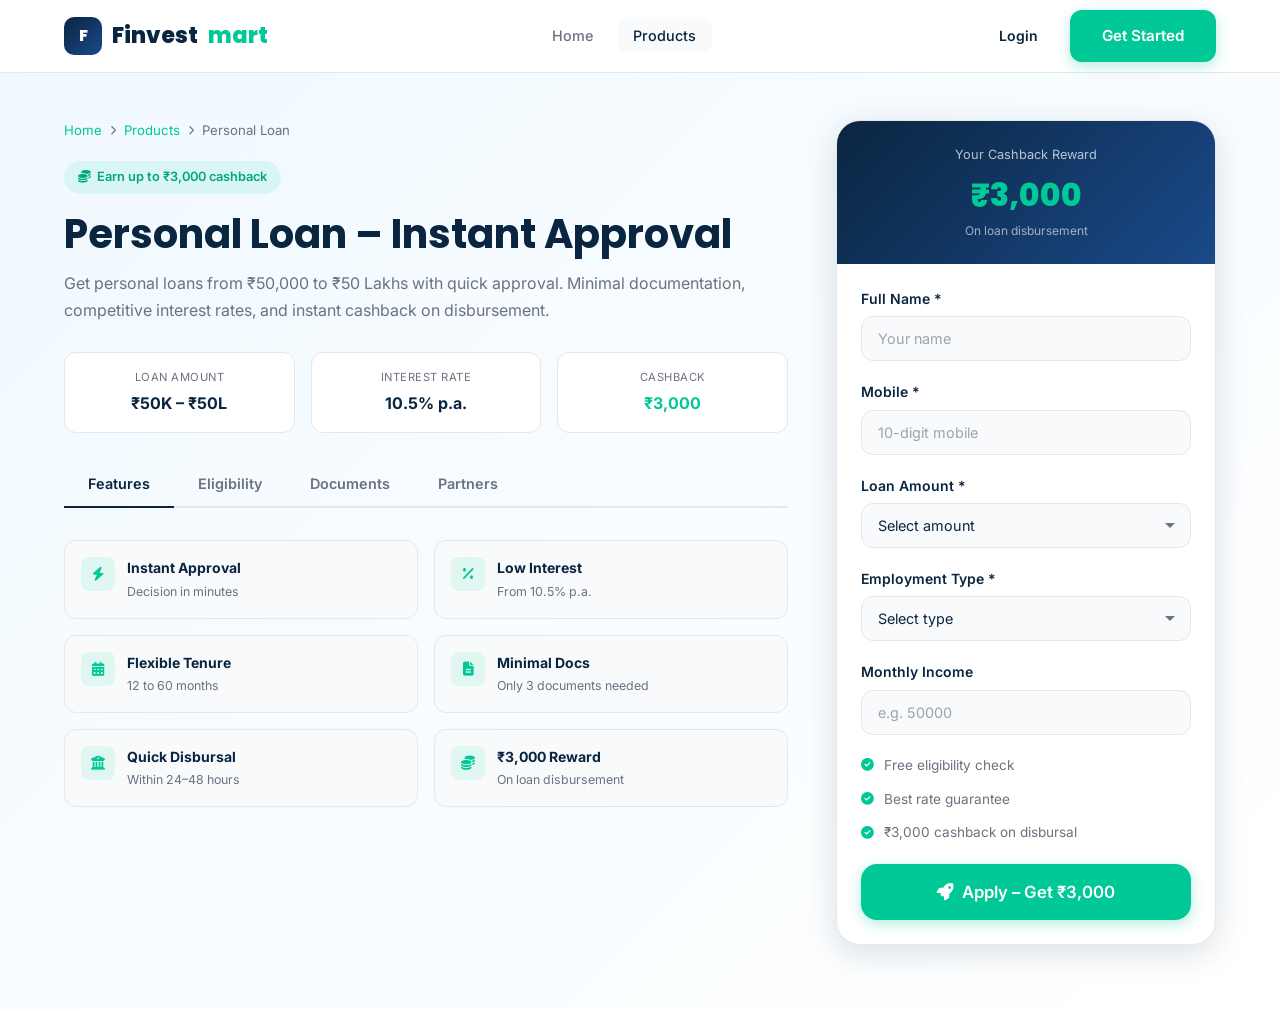
<file: products/personal-loan.html>
<!DOCTYPE html>
<html lang="en">
<head>
  <meta charset="UTF-8" /><meta name="viewport" content="width=device-width, initial-scale=1.0" />
  <title>Personal Loan – Instant Approval | Finvestmart</title>
  <link rel="stylesheet" href="../assets/css/style.css" />
  <link rel="stylesheet" href="https://cdnjs.cloudflare.com/ajax/libs/font-awesome/6.5.0/css/all.min.css" />
  <link href="https://fonts.googleapis.com/css2?family=Inter:wght@300;400;500;600;700;800&family=Poppins:wght@300;400;500;600;700;800&display=swap" rel="stylesheet" />
</head>
<body>
  <nav class="navbar">
    <div class="container"><div class="nav-inner">
      <a href="../index.html" class="nav-logo"><div class="nav-logo-icon">F</div>Finvest<span>mart</span></a>
      <ul class="nav-links">
        <li><a href="../index.html">Home</a></li><li><a href="../index.html#products" class="active">Products</a></li>
      </ul>
      <div class="nav-actions">
        <a href="../login.html" class="btn-login">Login</a>
        <a href="../register.html" class="btn btn-accent">Get Started</a>
      </div>
      <button class="hamburger"><span></span><span></span><span></span></button>
    </div></div>
    <div class="mobile-menu"><a href="../index.html">Home</a><a href="../index.html#products">Products</a><a href="../register.html" class="btn btn-accent btn-full">Get Started</a></div>
  </nav>

  <section class="product-hero">
    <div class="container">
      <div class="product-hero-inner">
        <div>
          <div class="product-breadcrumb">
            <a href="../index.html">Home</a><i class="fas fa-chevron-right"></i>
            <a href="../index.html#products">Products</a><i class="fas fa-chevron-right"></i>
            <span>Personal Loan</span>
          </div>
          <div class="product-hero-badge"><i class="fas fa-coins"></i> Earn up to ₹3,000 cashback</div>
          <h1>Personal Loan – Instant Approval</h1>
          <p class="product-hero-desc">Get personal loans from ₹50,000 to ₹50 Lakhs with quick approval. Minimal documentation, competitive interest rates, and instant cashback on disbursement.</p>

          <div class="product-meta-grid">
            <div class="product-meta-item"><div class="meta-label">Loan Amount</div><div class="meta-value">₹50K – ₹50L</div></div>
            <div class="product-meta-item"><div class="meta-label">Interest Rate</div><div class="meta-value">10.5% p.a.</div></div>
            <div class="product-meta-item"><div class="meta-label">Cashback</div><div class="meta-value" style="color:var(--accent-color);">₹3,000</div></div>
          </div>

          <div class="product-tabs">
            <button class="product-tab active" data-tab="pl-features">Features</button>
            <button class="product-tab" data-tab="pl-eligibility">Eligibility</button>
            <button class="product-tab" data-tab="pl-documents">Documents</button>
            <button class="product-tab" data-tab="pl-partners">Partners</button>
          </div>

          <div id="pl-features" class="tab-panel active">
            <div class="features-grid">
              <div class="feature-item"><div class="feature-item-icon"><i class="fas fa-bolt"></i></div><div class="feature-item-text"><div class="feature-item-title">Instant Approval</div><div class="feature-item-desc">Decision in minutes</div></div></div>
              <div class="feature-item"><div class="feature-item-icon"><i class="fas fa-percentage"></i></div><div class="feature-item-text"><div class="feature-item-title">Low Interest</div><div class="feature-item-desc">From 10.5% p.a.</div></div></div>
              <div class="feature-item"><div class="feature-item-icon"><i class="fas fa-calendar-alt"></i></div><div class="feature-item-text"><div class="feature-item-title">Flexible Tenure</div><div class="feature-item-desc">12 to 60 months</div></div></div>
              <div class="feature-item"><div class="feature-item-icon"><i class="fas fa-file-alt"></i></div><div class="feature-item-text"><div class="feature-item-title">Minimal Docs</div><div class="feature-item-desc">Only 3 documents needed</div></div></div>
              <div class="feature-item"><div class="feature-item-icon"><i class="fas fa-university"></i></div><div class="feature-item-text"><div class="feature-item-title">Quick Disbursal</div><div class="feature-item-desc">Within 24–48 hours</div></div></div>
              <div class="feature-item"><div class="feature-item-icon"><i class="fas fa-coins"></i></div><div class="feature-item-text"><div class="feature-item-title">₹3,000 Reward</div><div class="feature-item-desc">On loan disbursement</div></div></div>
            </div>
          </div>

          <div id="pl-eligibility" class="tab-panel">
            <div class="eligibility-list">
              <div class="eligibility-item"><i class="fas fa-check-circle"></i> Age: 21 to 58 years</div>
              <div class="eligibility-item"><i class="fas fa-check-circle"></i> Salaried: Min salary ₹20,000/month</div>
              <div class="eligibility-item"><i class="fas fa-check-circle"></i> Self-employed: Annual income ₹3L+</div>
              <div class="eligibility-item"><i class="fas fa-check-circle"></i> CIBIL score 700+</div>
              <div class="eligibility-item"><i class="fas fa-check-circle"></i> Employment stability: 1+ year</div>
            </div>
          </div>

          <div id="pl-documents" class="tab-panel">
            <div class="eligibility-list">
              <div class="eligibility-item"><i class="fas fa-id-card"></i> Aadhaar Card</div>
              <div class="eligibility-item"><i class="fas fa-id-card"></i> PAN Card</div>
              <div class="eligibility-item"><i class="fas fa-file-invoice-dollar"></i> Last 3 months salary slips</div>
              <div class="eligibility-item"><i class="fas fa-university"></i> Last 6 months bank statement</div>
            </div>
          </div>

          <div id="pl-partners" class="tab-panel">
            <div style="display:grid;grid-template-columns:repeat(3,1fr);gap:12px;">
              <div style="padding:16px;background:var(--light-bg);border-radius:12px;text-align:center;border:1px solid var(--border-color);font-weight:600;font-size:0.875rem;">HDFC Bank</div>
              <div style="padding:16px;background:var(--light-bg);border-radius:12px;text-align:center;border:1px solid var(--border-color);font-weight:600;font-size:0.875rem;">ICICI Bank</div>
              <div style="padding:16px;background:var(--light-bg);border-radius:12px;text-align:center;border:1px solid var(--border-color);font-weight:600;font-size:0.875rem;">Bajaj Finserv</div>
              <div style="padding:16px;background:var(--light-bg);border-radius:12px;text-align:center;border:1px solid var(--border-color);font-weight:600;font-size:0.875rem;">Axis Bank</div>
              <div style="padding:16px;background:var(--light-bg);border-radius:12px;text-align:center;border:1px solid var(--border-color);font-weight:600;font-size:0.875rem;">Kotak Bank</div>
              <div style="padding:16px;background:var(--light-bg);border-radius:12px;text-align:center;border:1px solid var(--border-color);font-weight:600;font-size:0.875rem;">MoneyTap</div>
            </div>
          </div>
        </div>

        <div class="apply-card">
          <div class="apply-card-header">
            <div class="apply-card-reward">Your Cashback Reward</div>
            <div class="apply-card-amount">₹3,000</div>
            <div class="apply-card-type">On loan disbursement</div>
          </div>
          <div class="apply-card-body">
            <form id="applyForm">
              <input type="hidden" name="product" value="personal_loan" />
              <div class="form-group"><label class="form-label">Full Name *</label><input type="text" name="name" class="form-input" placeholder="Your name" required /></div>
              <div class="form-group"><label class="form-label">Mobile *</label><input type="tel" name="phone" class="form-input" placeholder="10-digit mobile" required /></div>
              <div class="form-group">
                <label class="form-label">Loan Amount *</label>
                <select name="loan_amount" class="form-input form-select" required>
                  <option value="">Select amount</option>
                  <option>₹50,000 – ₹1,00,000</option>
                  <option>₹1,00,000 – ₹5,00,000</option>
                  <option>₹5,00,000 – ₹15,00,000</option>
                  <option>₹15,00,000 – ₹50,00,000</option>
                </select>
              </div>
              <div class="form-group">
                <label class="form-label">Employment Type *</label>
                <select name="employment" class="form-input form-select" required>
                  <option value="">Select type</option>
                  <option>Salaried</option><option>Self-employed</option><option>Business Owner</option>
                </select>
              </div>
              <div class="form-group"><label class="form-label">Monthly Income</label><input type="text" name="income" class="form-input" placeholder="e.g. 50000" /></div>
              <div class="apply-card-features">
                <div class="apply-card-feature"><i class="fas fa-check-circle"></i> Free eligibility check</div>
                <div class="apply-card-feature"><i class="fas fa-check-circle"></i> Best rate guarantee</div>
                <div class="apply-card-feature"><i class="fas fa-check-circle"></i> ₹3,000 cashback on disbursal</div>
              </div>
              <button type="submit" class="btn btn-accent btn-full btn-lg"><i class="fas fa-rocket"></i> Apply – Get ₹3,000</button>
            </form>
          </div>
        </div>
      </div>
    </div>
  </section>

  <script src="../assets/js/main.js"></script>
</body>
</html>
</file>
<file: assets/css/style.css>
/* ============================================================
   FINVESTMART - MAIN STYLESHEET
   Professional Fintech Platform
   ============================================================ */

/* Google Fonts */
@import url('https://fonts.googleapis.com/css2?family=Inter:wght@300;400;500;600;700;800&family=Poppins:wght@300;400;500;600;700;800&display=swap');

/* ============================================================
   CSS VARIABLES
   ============================================================ */
:root {
  --primary-bg: #FFFFFF;
  --primary-color: #0A2540;
  --accent-color: #00C896;
  --accent-hover: #00a87e;
  --secondary-text: #6B7280;
  --light-bg: #F8FAFC;
  --border-color: #E5E7EB;
  --shadow-sm: 0 1px 3px rgba(10, 37, 64, 0.08);
  --shadow-md: 0 4px 16px rgba(10, 37, 64, 0.10);
  --shadow-lg: 0 8px 32px rgba(10, 37, 64, 0.14);
  --shadow-xl: 0 16px 48px rgba(10, 37, 64, 0.18);
  --radius-sm: 8px;
  --radius-md: 12px;
  --radius-lg: 16px;
  --radius-xl: 24px;
  --transition: all 0.3s cubic-bezier(0.4, 0, 0.2, 1);
  --font-main: 'Inter', 'Poppins', -apple-system, sans-serif;
}

/* ============================================================
   RESET & BASE
   ============================================================ */
*, *::before, *::after { box-sizing: border-box; margin: 0; padding: 0; }
html { scroll-behavior: smooth; font-size: 16px; }
body {
  font-family: var(--font-main);
  background: var(--primary-bg);
  color: var(--primary-color);
  line-height: 1.6;
  -webkit-font-smoothing: antialiased;
  overflow-x: hidden;
}
a { text-decoration: none; color: inherit; }
ul { list-style: none; }
img { max-width: 100%; height: auto; display: block; }
button { cursor: pointer; font-family: inherit; border: none; outline: none; }
input, select, textarea { font-family: inherit; outline: none; }

/* ============================================================
   TYPOGRAPHY
   ============================================================ */
h1, h2, h3, h4, h5, h6 { font-family: 'Poppins', sans-serif; font-weight: 700; line-height: 1.2; color: var(--primary-color); }
h1 { font-size: clamp(2rem, 5vw, 3.5rem); }
h2 { font-size: clamp(1.75rem, 4vw, 2.75rem); }
h3 { font-size: clamp(1.25rem, 3vw, 1.75rem); }
h4 { font-size: 1.25rem; }
p { color: var(--secondary-text); font-size: 1rem; line-height: 1.7; }

/* ============================================================
   UTILITIES
   ============================================================ */
.container { max-width: 1200px; margin: 0 auto; padding: 0 24px; }
.section-padding { padding: 96px 0; }
.text-center { text-align: center; }
.text-white { color: #fff !important; }
.fw-700 { font-weight: 700; }
.mt-8 { margin-top: 8px; }
.mt-16 { margin-top: 16px; }
.mt-24 { margin-top: 24px; }
.mt-32 { margin-top: 32px; }
.mt-48 { margin-top: 48px; }
.mb-8 { margin-bottom: 8px; }
.mb-16 { margin-bottom: 16px; }
.mb-24 { margin-bottom: 24px; }
.mb-48 { margin-bottom: 48px; }

.section-tag {
  display: inline-block;
  background: rgba(0, 200, 150, 0.1);
  color: var(--accent-color);
  font-size: 0.8rem;
  font-weight: 600;
  letter-spacing: 1.5px;
  text-transform: uppercase;
  padding: 6px 16px;
  border-radius: 100px;
  margin-bottom: 16px;
}

.section-title {
  font-size: clamp(1.75rem, 4vw, 2.5rem);
  color: var(--primary-color);
  margin-bottom: 16px;
}

.section-subtitle {
  font-size: 1.05rem;
  color: var(--secondary-text);
  max-width: 560px;
  margin: 0 auto 56px;
}

/* ============================================================
   BUTTONS
   ============================================================ */
.btn {
  display: inline-flex;
  align-items: center;
  gap: 8px;
  padding: 14px 32px;
  font-size: 0.95rem;
  font-weight: 600;
  border-radius: var(--radius-md);
  transition: var(--transition);
  cursor: pointer;
  border: none;
  text-decoration: none;
}

.btn-primary {
  background: var(--primary-color);
  color: #fff;
  box-shadow: 0 4px 14px rgba(10, 37, 64, 0.25);
}
.btn-primary:hover {
  background: #0d3060;
  transform: translateY(-2px);
  box-shadow: 0 8px 24px rgba(10, 37, 64, 0.35);
}

.btn-accent {
  background: var(--accent-color);
  color: #fff;
  box-shadow: 0 4px 14px rgba(0, 200, 150, 0.3);
}
.btn-accent:hover {
  background: var(--accent-hover);
  transform: translateY(-2px);
  box-shadow: 0 8px 24px rgba(0, 200, 150, 0.4);
}

.btn-outline {
  background: transparent;
  color: var(--primary-color);
  border: 2px solid var(--border-color);
}
.btn-outline:hover {
  border-color: var(--primary-color);
  background: var(--light-bg);
  transform: translateY(-2px);
}

.btn-outline-white {
  background: transparent;
  color: #fff;
  border: 2px solid rgba(255,255,255,0.4);
}
.btn-outline-white:hover {
  background: rgba(255,255,255,0.1);
  border-color: #fff;
}

.btn-lg { padding: 18px 40px; font-size: 1.05rem; border-radius: var(--radius-lg); }
.btn-sm { padding: 10px 20px; font-size: 0.85rem; border-radius: var(--radius-sm); }
.btn-full { width: 100%; justify-content: center; }

/* ============================================================
   MOBILE MENU – hidden by default on ALL screen sizes
   ============================================================ */
.mobile-menu {
  display: none;
}

/* ============================================================
   NAVBAR
   ============================================================ */
.navbar {
  position: fixed;
  top: 0;
  left: 0;
  right: 0;
  z-index: 1000;
  background: rgba(255, 255, 255, 0.95);
  backdrop-filter: blur(16px);
  -webkit-backdrop-filter: blur(16px);
  border-bottom: 1px solid var(--border-color);
  transition: var(--transition);
}

.navbar.scrolled {
  box-shadow: var(--shadow-md);
}

.nav-inner {
  display: flex;
  align-items: center;
  justify-content: space-between;
  height: 72px;
}

.nav-logo {
  display: flex;
  align-items: center;
  gap: 10px;
  font-family: 'Poppins', sans-serif;
  font-weight: 800;
  font-size: 1.4rem;
  color: var(--primary-color);
}

.nav-logo-icon {
  width: 38px;
  height: 38px;
  background: linear-gradient(135deg, var(--primary-color), #1a4a8a);
  border-radius: 10px;
  display: flex;
  align-items: center;
  justify-content: center;
  color: #fff;
  font-size: 1rem;
  font-weight: 800;
}

.nav-logo span { color: var(--accent-color); }

.nav-links {
  display: flex;
  align-items: center;
  gap: 8px;
}

.nav-links a {
  padding: 8px 16px;
  font-size: 0.9rem;
  font-weight: 500;
  color: var(--secondary-text);
  border-radius: var(--radius-sm);
  transition: var(--transition);
  position: relative;
}

.nav-links a:hover, .nav-links a.active {
  color: var(--primary-color);
  background: var(--light-bg);
}

.nav-dropdown {
  position: relative;
}

.nav-dropdown-menu {
  display: none;
  position: absolute;
  top: calc(100% + 8px);
  left: 50%;
  transform: translateX(-50%);
  background: #fff;
  border-radius: var(--radius-lg);
  box-shadow: var(--shadow-xl);
  border: 1px solid var(--border-color);
  padding: 12px;
  min-width: 220px;
  z-index: 100;
}

.nav-dropdown:hover .nav-dropdown-menu { display: block; }

.nav-dropdown-menu a {
  display: flex;
  align-items: center;
  gap: 10px;
  padding: 10px 14px;
  border-radius: var(--radius-sm);
  font-size: 0.875rem;
  color: var(--secondary-text);
  transition: var(--transition);
}

.nav-dropdown-menu a:hover {
  background: var(--light-bg);
  color: var(--primary-color);
}

.nav-dropdown-menu a i { width: 18px; color: var(--accent-color); }

.nav-actions {
  display: flex;
  align-items: center;
  gap: 12px;
}

.nav-actions .btn-login {
  padding: 10px 20px;
  font-size: 0.875rem;
  font-weight: 600;
  color: var(--primary-color);
  border-radius: var(--radius-md);
  transition: var(--transition);
  background: transparent;
}

.nav-actions .btn-login:hover { background: var(--light-bg); }

.hamburger {
  display: none;
  flex-direction: column;
  gap: 5px;
  background: none;
  padding: 6px;
  border-radius: var(--radius-sm);
}

.hamburger span {
  width: 24px;
  height: 2px;
  background: var(--primary-color);
  border-radius: 2px;
  transition: var(--transition);
  display: block;
}

/* ============================================================
   HERO SECTION
   ============================================================ */
.hero {
  padding-top: 144px;
  padding-bottom: 96px;
  background: linear-gradient(160deg, #FFFFFF 0%, #F0F9FF 50%, #E8FFF7 100%);
  position: relative;
  overflow: hidden;
}

.hero::before {
  content: '';
  position: absolute;
  top: -200px;
  right: -200px;
  width: 600px;
  height: 600px;
  background: radial-gradient(circle, rgba(0,200,150,0.06) 0%, transparent 70%);
  border-radius: 50%;
}

.hero::after {
  content: '';
  position: absolute;
  bottom: -100px;
  left: -100px;
  width: 400px;
  height: 400px;
  background: radial-gradient(circle, rgba(10,37,64,0.04) 0%, transparent 70%);
  border-radius: 50%;
}

.hero-inner {
  display: grid;
  grid-template-columns: 1fr 1fr;
  gap: 64px;
  align-items: center;
  position: relative;
  z-index: 1;
}

.hero-badge {
  display: inline-flex;
  align-items: center;
  gap: 8px;
  background: rgba(0, 200, 150, 0.1);
  border: 1px solid rgba(0, 200, 150, 0.2);
  color: #00a87e;
  font-size: 0.825rem;
  font-weight: 600;
  padding: 6px 14px;
  border-radius: 100px;
  margin-bottom: 24px;
}

.hero-badge i { font-size: 0.75rem; }

.hero-title {
  font-size: clamp(2.25rem, 5vw, 3.25rem);
  font-weight: 800;
  line-height: 1.15;
  color: var(--primary-color);
  margin-bottom: 20px;
}

.hero-title .highlight {
  color: var(--accent-color);
  position: relative;
}

.hero-subtitle {
  font-size: 1.1rem;
  color: var(--secondary-text);
  line-height: 1.8;
  margin-bottom: 40px;
  max-width: 480px;
}

.hero-cta {
  display: flex;
  gap: 16px;
  flex-wrap: wrap;
  margin-bottom: 48px;
}

.hero-stats {
  display: flex;
  gap: 32px;
  flex-wrap: wrap;
}

.hero-stat {
  display: flex;
  flex-direction: column;
  gap: 2px;
}

.hero-stat-value {
  font-size: 1.5rem;
  font-weight: 800;
  color: var(--primary-color);
  font-family: 'Poppins', sans-serif;
}

.hero-stat-label {
  font-size: 0.8rem;
  color: var(--secondary-text);
  font-weight: 500;
}

/* Hero Visual */
.hero-visual {
  position: relative;
}

.hero-dashboard {
  background: #fff;
  border-radius: var(--radius-xl);
  padding: 28px;
  box-shadow: var(--shadow-xl);
  border: 1px solid var(--border-color);
  position: relative;
}

.dashboard-header {
  display: flex;
  align-items: center;
  justify-content: space-between;
  margin-bottom: 24px;
}

.dashboard-title {
  font-size: 0.875rem;
  font-weight: 600;
  color: var(--secondary-text);
}

.dashboard-dots { display: flex; gap: 6px; }
.dashboard-dots span {
  width: 10px; height: 10px; border-radius: 50%;
}
.dashboard-dots span:nth-child(1) { background: #FF5F57; }
.dashboard-dots span:nth-child(2) { background: #FEBC2E; }
.dashboard-dots span:nth-child(3) { background: #28C840; }

.dashboard-balance {
  background: linear-gradient(135deg, var(--primary-color), #1a4a8a);
  border-radius: var(--radius-lg);
  padding: 20px;
  color: #fff;
  margin-bottom: 16px;
}

.balance-label { font-size: 0.75rem; opacity: 0.7; margin-bottom: 4px; }
.balance-value { font-size: 1.75rem; font-weight: 800; font-family: 'Poppins', sans-serif; }
.balance-change { font-size: 0.75rem; color: var(--accent-color); margin-top: 4px; }

.dashboard-rewards-mini {
  display: grid;
  grid-template-columns: 1fr 1fr;
  gap: 12px;
  margin-bottom: 16px;
}

.reward-mini-card {
  background: var(--light-bg);
  border-radius: var(--radius-md);
  padding: 14px;
  border: 1px solid var(--border-color);
}

.reward-mini-label { font-size: 0.7rem; color: var(--secondary-text); margin-bottom: 4px; }
.reward-mini-value { font-size: 1rem; font-weight: 700; color: var(--primary-color); }
.reward-mini-badge {
  display: inline-block;
  background: rgba(0,200,150,0.1);
  color: var(--accent-color);
  font-size: 0.65rem;
  font-weight: 600;
  padding: 2px 8px;
  border-radius: 100px;
  margin-top: 4px;
}

.dashboard-activity {
  display: flex;
  flex-direction: column;
  gap: 8px;
}

.activity-item {
  display: flex;
  align-items: center;
  gap: 12px;
  padding: 10px;
  border-radius: var(--radius-sm);
  background: var(--light-bg);
}

.activity-icon {
  width: 32px;
  height: 32px;
  border-radius: var(--radius-sm);
  display: flex;
  align-items: center;
  justify-content: center;
  font-size: 0.75rem;
  flex-shrink: 0;
}

.activity-icon.green { background: rgba(0,200,150,0.15); color: var(--accent-color); }
.activity-icon.blue { background: rgba(10,37,64,0.1); color: var(--primary-color); }
.activity-icon.orange { background: rgba(255,150,0,0.1); color: #ff9600; }

.activity-info { flex: 1; }
.activity-name { font-size: 0.75rem; font-weight: 600; color: var(--primary-color); }
.activity-status { font-size: 0.65rem; color: var(--secondary-text); }
.activity-amount { font-size: 0.8rem; font-weight: 700; color: var(--accent-color); }

/* Floating cards on hero */
.hero-float-card {
  position: absolute;
  background: #fff;
  border-radius: var(--radius-lg);
  padding: 14px 18px;
  box-shadow: var(--shadow-lg);
  border: 1px solid var(--border-color);
  display: flex;
  align-items: center;
  gap: 10px;
}

.hero-float-card.card-1 { top: -20px; left: -40px; }
.hero-float-card.card-2 { bottom: 20px; right: -40px; }

.float-card-icon {
  width: 36px;
  height: 36px;
  border-radius: 10px;
  display: flex;
  align-items: center;
  justify-content: center;
  font-size: 1rem;
}

.float-card-icon.green { background: rgba(0,200,150,0.1); color: var(--accent-color); }
.float-card-icon.blue { background: rgba(10,37,64,0.1); color: var(--primary-color); }

.float-card-text { display: flex; flex-direction: column; }
.float-card-value { font-size: 0.875rem; font-weight: 700; color: var(--primary-color); }
.float-card-label { font-size: 0.7rem; color: var(--secondary-text); }

/* ============================================================
   TRUST SECTION
   ============================================================ */
.trust-section {
  padding: 48px 0;
  background: var(--light-bg);
  border-top: 1px solid var(--border-color);
  border-bottom: 1px solid var(--border-color);
}

.trust-text {
  text-align: center;
  font-size: 0.85rem;
  color: var(--secondary-text);
  font-weight: 500;
  letter-spacing: 0.5px;
  margin-bottom: 32px;
  text-transform: uppercase;
}

.trust-logos {
  display: flex;
  align-items: center;
  justify-content: center;
  gap: 40px;
  flex-wrap: wrap;
}

.trust-logo {
  display: flex;
  align-items: center;
  gap: 8px;
  font-weight: 700;
  font-size: 0.9rem;
  color: #9CA3AF;
  transition: var(--transition);
  padding: 8px 16px;
  border-radius: var(--radius-sm);
}

.trust-logo:hover { color: var(--primary-color); }

.trust-logo i { font-size: 1.1rem; }

/* ============================================================
   PRODUCTS SECTION
   ============================================================ */
.products-grid {
  display: grid;
  grid-template-columns: repeat(auto-fit, minmax(280px, 1fr));
  gap: 24px;
  margin-top: 16px;
}

.product-card {
  background: #fff;
  border-radius: var(--radius-xl);
  padding: 28px;
  border: 1px solid var(--border-color);
  transition: var(--transition);
  cursor: pointer;
  position: relative;
  overflow: hidden;
}

.product-card::before {
  content: '';
  position: absolute;
  top: 0; left: 0; right: 0;
  height: 3px;
  background: linear-gradient(90deg, var(--accent-color), #00a0d4);
  transform: scaleX(0);
  transform-origin: left;
  transition: var(--transition);
}

.product-card:hover {
  transform: translateY(-4px);
  box-shadow: var(--shadow-xl);
  border-color: transparent;
}

.product-card:hover::before { transform: scaleX(1); }

.product-icon {
  width: 56px;
  height: 56px;
  border-radius: var(--radius-lg);
  display: flex;
  align-items: center;
  justify-content: center;
  font-size: 1.4rem;
  margin-bottom: 20px;
}

.product-icon.blue { background: rgba(10,37,64,0.08); color: var(--primary-color); }
.product-icon.green { background: rgba(0,200,150,0.1); color: var(--accent-color); }
.product-icon.purple { background: rgba(139,92,246,0.1); color: #8B5CF6; }
.product-icon.orange { background: rgba(245,158,11,0.1); color: #F59E0B; }
.product-icon.red { background: rgba(239,68,68,0.1); color: #EF4444; }
.product-icon.teal { background: rgba(20,184,166,0.1); color: #14B8A6; }
.product-icon.indigo { background: rgba(99,102,241,0.1); color: #6366F1; }

.product-title {
  font-size: 1.1rem;
  font-weight: 700;
  margin-bottom: 8px;
  color: var(--primary-color);
}

.product-desc {
  font-size: 0.875rem;
  color: var(--secondary-text);
  line-height: 1.6;
  margin-bottom: 16px;
}

.product-reward {
  display: inline-flex;
  align-items: center;
  gap: 6px;
  background: rgba(0,200,150,0.1);
  color: #00a87e;
  font-size: 0.8rem;
  font-weight: 700;
  padding: 6px 14px;
  border-radius: 100px;
  margin-bottom: 20px;
}

.product-reward i { font-size: 0.7rem; }

.product-link {
  display: flex;
  align-items: center;
  gap: 6px;
  font-size: 0.875rem;
  font-weight: 600;
  color: var(--primary-color);
  transition: var(--transition);
}

.product-link:hover { gap: 10px; color: var(--accent-color); }
.product-link i { font-size: 0.75rem; }

/* ============================================================
   REWARDS SECTION
   ============================================================ */
.rewards-section {
  background: linear-gradient(135deg, var(--primary-color) 0%, #1a4a8a 100%);
  position: relative;
  overflow: hidden;
}

.rewards-section::before {
  content: '';
  position: absolute;
  top: -100px; right: -100px;
  width: 400px; height: 400px;
  background: rgba(0,200,150,0.08);
  border-radius: 50%;
}

.rewards-section::after {
  content: '';
  position: absolute;
  bottom: -80px; left: -80px;
  width: 300px; height: 300px;
  background: rgba(255,255,255,0.03);
  border-radius: 50%;
}

.rewards-inner {
  display: grid;
  grid-template-columns: 1fr 1fr;
  gap: 64px;
  align-items: center;
  position: relative;
  z-index: 1;
}

.rewards-content .section-tag { background: rgba(0,200,150,0.2); color: #00ffbb; }
.rewards-content .section-title { color: #fff; }
.rewards-content p { color: rgba(255,255,255,0.7); }

.rewards-list { margin: 32px 0; display: flex; flex-direction: column; gap: 16px; }

.reward-item {
  display: flex;
  align-items: center;
  gap: 16px;
  background: rgba(255,255,255,0.07);
  border: 1px solid rgba(255,255,255,0.1);
  backdrop-filter: blur(10px);
  border-radius: var(--radius-lg);
  padding: 18px 22px;
  transition: var(--transition);
}

.reward-item:hover {
  background: rgba(255,255,255,0.12);
  transform: translateX(4px);
}

.reward-item-icon {
  width: 46px; height: 46px;
  background: rgba(0,200,150,0.2);
  border-radius: var(--radius-md);
  display: flex;
  align-items: center;
  justify-content: center;
  color: var(--accent-color);
  font-size: 1.1rem;
  flex-shrink: 0;
}

.reward-item-info { flex: 1; }
.reward-item-product { font-size: 0.875rem; font-weight: 600; color: #fff; }
.reward-item-desc { font-size: 0.775rem; color: rgba(255,255,255,0.6); }
.reward-item-amount { font-size: 1.1rem; font-weight: 800; color: var(--accent-color); white-space: nowrap; font-family: 'Poppins', sans-serif; }

.rewards-visual {
  display: grid;
  grid-template-columns: 1fr 1fr;
  gap: 16px;
}

.reward-big-card {
  grid-column: span 2;
  background: rgba(255,255,255,0.07);
  border: 1px solid rgba(255,255,255,0.12);
  border-radius: var(--radius-xl);
  padding: 28px;
  backdrop-filter: blur(10px);
  text-align: center;
}

.reward-big-label { font-size: 0.8rem; color: rgba(255,255,255,0.6); margin-bottom: 8px; }
.reward-big-amount { font-size: 2.5rem; font-weight: 800; color: var(--accent-color); font-family: 'Poppins', sans-serif; }
.reward-big-sub { font-size: 0.75rem; color: rgba(255,255,255,0.5); margin-top: 4px; }

.reward-small-card {
  background: rgba(255,255,255,0.07);
  border: 1px solid rgba(255,255,255,0.1);
  border-radius: var(--radius-lg);
  padding: 20px;
  backdrop-filter: blur(10px);
  text-align: center;
}

.reward-small-label { font-size: 0.7rem; color: rgba(255,255,255,0.6); margin-bottom: 6px; }
.reward-small-amount { font-size: 1.4rem; font-weight: 800; color: #fff; font-family: 'Poppins', sans-serif; }
.reward-small-type { font-size: 0.7rem; color: var(--accent-color); margin-top: 4px; font-weight: 600; }

/* ============================================================
   HOW IT WORKS
   ============================================================ */
.steps-grid {
  display: grid;
  grid-template-columns: repeat(3, 1fr);
  gap: 32px;
  position: relative;
  margin-top: 16px;
}

.steps-grid::before {
  content: '';
  position: absolute;
  top: 36px;
  left: calc(33.33% - 24px);
  right: calc(33.33% - 24px);
  height: 2px;
  background: linear-gradient(90deg, var(--accent-color), var(--primary-color));
  z-index: 0;
}

.step-card {
  text-align: center;
  position: relative;
  z-index: 1;
}

.step-number {
  width: 72px; height: 72px;
  background: linear-gradient(135deg, var(--primary-color), #1a4a8a);
  border-radius: 50%;
  display: flex;
  align-items: center;
  justify-content: center;
  font-size: 1.4rem;
  font-weight: 800;
  color: #fff;
  margin: 0 auto 24px;
  font-family: 'Poppins', sans-serif;
  box-shadow: 0 8px 24px rgba(10,37,64,0.2);
  position: relative;
}

.step-number::after {
  content: '';
  position: absolute;
  inset: -4px;
  border-radius: 50%;
  border: 2px dashed rgba(0,200,150,0.3);
}

.step-icon {
  font-size: 1.5rem;
  margin-bottom: 16px;
  color: var(--accent-color);
}

.step-title { font-size: 1.1rem; font-weight: 700; margin-bottom: 8px; }
.step-desc { font-size: 0.875rem; color: var(--secondary-text); line-height: 1.6; }

/* ============================================================
   TESTIMONIALS
   ============================================================ */
.testimonials-grid {
  display: grid;
  grid-template-columns: repeat(auto-fit, minmax(300px, 1fr));
  gap: 24px;
  margin-top: 16px;
}

.testimonial-card {
  background: #fff;
  border-radius: var(--radius-xl);
  padding: 28px;
  border: 1px solid var(--border-color);
  transition: var(--transition);
  box-shadow: var(--shadow-sm);
}

.testimonial-card:hover {
  transform: translateY(-4px);
  box-shadow: var(--shadow-lg);
}

.testimonial-stars {
  display: flex;
  gap: 4px;
  margin-bottom: 16px;
}

.testimonial-stars i { color: #F59E0B; font-size: 0.875rem; }

.testimonial-text {
  font-size: 0.9rem;
  color: var(--secondary-text);
  line-height: 1.7;
  margin-bottom: 20px;
  font-style: italic;
}

.testimonial-author {
  display: flex;
  align-items: center;
  gap: 12px;
}

.author-avatar {
  width: 44px; height: 44px;
  border-radius: 50%;
  display: flex;
  align-items: center;
  justify-content: center;
  font-size: 1rem;
  font-weight: 700;
  color: #fff;
  flex-shrink: 0;
}

.avatar-blue { background: linear-gradient(135deg, var(--primary-color), #1a4a8a); }
.avatar-green { background: linear-gradient(135deg, var(--accent-color), #00a87e); }
.avatar-purple { background: linear-gradient(135deg, #8B5CF6, #6D28D9); }
.avatar-orange { background: linear-gradient(135deg, #F59E0B, #D97706); }

.author-info {}
.author-name { font-size: 0.9rem; font-weight: 700; color: var(--primary-color); }
.author-role { font-size: 0.775rem; color: var(--secondary-text); }

.testimonial-reward {
  display: inline-flex;
  align-items: center;
  gap: 6px;
  background: rgba(0,200,150,0.1);
  color: var(--accent-color);
  font-size: 0.75rem;
  font-weight: 600;
  padding: 4px 10px;
  border-radius: 100px;
  margin-top: 12px;
}

/* ============================================================
   CTA SECTION
   ============================================================ */
.cta-section {
  background: linear-gradient(135deg, #0A2540 0%, #1a4a8a 50%, #0d3060 100%);
  text-align: center;
  position: relative;
  overflow: hidden;
}

.cta-section::before {
  content: '';
  position: absolute;
  top: 50%; left: 50%;
  transform: translate(-50%, -50%);
  width: 600px; height: 600px;
  background: radial-gradient(circle, rgba(0,200,150,0.08) 0%, transparent 70%);
}

.cta-section h2 { color: #fff; }
.cta-section p { color: rgba(255,255,255,0.7); }
.cta-section .section-tag { background: rgba(0,200,150,0.2); color: #00ffbb; }
.cta-buttons { display: flex; gap: 16px; justify-content: center; flex-wrap: wrap; margin-top: 32px; }

.cta-trust {
  display: flex;
  align-items: center;
  justify-content: center;
  gap: 24px;
  margin-top: 40px;
  flex-wrap: wrap;
}

.cta-trust-item {
  display: flex;
  align-items: center;
  gap: 8px;
  color: rgba(255,255,255,0.6);
  font-size: 0.825rem;
}

.cta-trust-item i { color: var(--accent-color); }

/* ============================================================
   FOOTER
   ============================================================ */
.footer {
  background: var(--primary-color);
  padding: 64px 0 32px;
}

.footer-grid {
  display: grid;
  grid-template-columns: 2fr 1fr 1fr 1fr;
  gap: 48px;
  margin-bottom: 48px;
}

.footer-brand .nav-logo { color: #fff; margin-bottom: 16px; }
.footer-brand .nav-logo span { color: var(--accent-color); }
.footer-brand p { font-size: 0.875rem; color: rgba(255,255,255,0.5); line-height: 1.7; margin-bottom: 24px; }

.footer-socials {
  display: flex;
  gap: 10px;
}

.footer-social-link {
  width: 36px; height: 36px;
  background: rgba(255,255,255,0.08);
  border-radius: var(--radius-sm);
  display: flex;
  align-items: center;
  justify-content: center;
  color: rgba(255,255,255,0.6);
  font-size: 0.875rem;
  transition: var(--transition);
}

.footer-social-link:hover {
  background: var(--accent-color);
  color: #fff;
}

.footer-col-title {
  font-size: 0.875rem;
  font-weight: 700;
  color: #fff;
  margin-bottom: 20px;
  text-transform: uppercase;
  letter-spacing: 1px;
}

.footer-links { display: flex; flex-direction: column; gap: 10px; }
.footer-links a {
  font-size: 0.875rem;
  color: rgba(255,255,255,0.5);
  transition: var(--transition);
}
.footer-links a:hover { color: var(--accent-color); padding-left: 4px; }

.footer-bottom {
  border-top: 1px solid rgba(255,255,255,0.1);
  padding-top: 24px;
  display: flex;
  align-items: center;
  justify-content: space-between;
  flex-wrap: gap;
  gap: 16px;
}

.footer-bottom p { font-size: 0.825rem; color: rgba(255,255,255,0.4); }

.footer-badges { display: flex; gap: 8px; }
.footer-badge {
  display: inline-flex;
  align-items: center;
  gap: 6px;
  background: rgba(255,255,255,0.06);
  border: 1px solid rgba(255,255,255,0.1);
  padding: 6px 12px;
  border-radius: var(--radius-sm);
  font-size: 0.75rem;
  color: rgba(255,255,255,0.5);
}
.footer-badge i { color: var(--accent-color); }

/* ============================================================
   FORM STYLES
   ============================================================ */
.form-group {
  display: flex;
  flex-direction: column;
  gap: 6px;
  margin-bottom: 20px;
}

.form-label {
  font-size: 0.875rem;
  font-weight: 600;
  color: var(--primary-color);
}

.form-input {
  width: 100%;
  padding: 13px 16px;
  font-size: 0.9rem;
  border: 1.5px solid var(--border-color);
  border-radius: var(--radius-md);
  background: var(--light-bg);
  color: var(--primary-color);
  transition: var(--transition);
}

.form-input:focus {
  border-color: var(--primary-color);
  background: #fff;
  box-shadow: 0 0 0 3px rgba(10, 37, 64, 0.06);
}

.form-input::placeholder { color: #9CA3AF; }

.form-select {
  appearance: none;
  background-image: url("data:image/svg+xml,%3Csvg xmlns='http://www.w3.org/2000/svg' width='12' height='12' viewBox='0 0 12 12'%3E%3Cpath fill='%236B7280' d='M6 8L1 3h10z'/%3E%3C/svg%3E");
  background-repeat: no-repeat;
  background-position: right 14px center;
  padding-right: 40px;
}

.form-row {
  display: grid;
  grid-template-columns: 1fr 1fr;
  gap: 16px;
}

/* ============================================================
   AUTH PAGES
   ============================================================ */
.auth-page {
  min-height: 100vh;
  display: flex;
  align-items: center;
  background: linear-gradient(135deg, #F0F9FF 0%, #E8FFF7 100%);
  padding: 48px 0;
}

.auth-container {
  display: grid;
  grid-template-columns: 1fr 1fr;
  gap: 0;
  max-width: 960px;
  margin: 0 auto;
  background: #fff;
  border-radius: var(--radius-xl);
  box-shadow: var(--shadow-xl);
  overflow: hidden;
}

.auth-left {
  background: linear-gradient(135deg, var(--primary-color), #1a4a8a);
  padding: 56px 40px;
  display: flex;
  flex-direction: column;
  justify-content: space-between;
}

.auth-left-title { font-size: 1.75rem; color: #fff; margin-bottom: 12px; }
.auth-left-sub { font-size: 0.9rem; color: rgba(255,255,255,0.65); line-height: 1.7; }

.auth-benefits { margin-top: 40px; display: flex; flex-direction: column; gap: 16px; }
.auth-benefit {
  display: flex;
  align-items: center;
  gap: 12px;
  color: rgba(255,255,255,0.8);
  font-size: 0.875rem;
}
.auth-benefit i { color: var(--accent-color); font-size: 1rem; }

.auth-right { padding: 56px 40px; }
.auth-right-title { font-size: 1.5rem; font-weight: 700; margin-bottom: 4px; }
.auth-right-sub { font-size: 0.875rem; color: var(--secondary-text); margin-bottom: 32px; }

.form-divider {
  text-align: center;
  position: relative;
  margin: 24px 0;
}
.form-divider::before {
  content: '';
  position: absolute;
  top: 50%; left: 0; right: 0;
  height: 1px;
  background: var(--border-color);
}
.form-divider span {
  background: #fff;
  padding: 0 12px;
  font-size: 0.8rem;
  color: var(--secondary-text);
  position: relative;
}

.auth-footer { font-size: 0.875rem; color: var(--secondary-text); text-align: center; margin-top: 24px; }
.auth-footer a { color: var(--primary-color); font-weight: 600; }
.auth-footer a:hover { color: var(--accent-color); }

/* ============================================================
   DASHBOARD
   ============================================================ */
.dashboard-page {
  min-height: 100vh;
  background: var(--light-bg);
  display: flex;
}

.sidebar {
  width: 260px;
  background: #fff;
  border-right: 1px solid var(--border-color);
  position: fixed;
  top: 0;
  left: 0;
  bottom: 0;
  z-index: 200;
  display: flex;
  flex-direction: column;
  overflow-y: auto;
  transition: var(--transition);
}

.sidebar-logo {
  padding: 24px 20px;
  border-bottom: 1px solid var(--border-color);
  display: flex;
  align-items: center;
  gap: 10px;
  font-family: 'Poppins', sans-serif;
  font-weight: 800;
  font-size: 1.2rem;
  color: var(--primary-color);
}

.sidebar-nav {
  padding: 20px 12px;
  flex: 1;
}

.sidebar-section-title {
  font-size: 0.7rem;
  font-weight: 700;
  text-transform: uppercase;
  letter-spacing: 1px;
  color: var(--secondary-text);
  padding: 0 8px;
  margin: 16px 0 8px;
}

.sidebar-link {
  display: flex;
  align-items: center;
  gap: 10px;
  padding: 10px 12px;
  border-radius: var(--radius-md);
  font-size: 0.875rem;
  font-weight: 500;
  color: var(--secondary-text);
  transition: var(--transition);
  margin-bottom: 2px;
  cursor: pointer;
}

.sidebar-link i { width: 18px; text-align: center; }

.sidebar-link:hover, .sidebar-link.active {
  background: rgba(10, 37, 64, 0.06);
  color: var(--primary-color);
}

.sidebar-link.active {
  background: var(--primary-color);
  color: #fff;
}

.sidebar-badge {
  margin-left: auto;
  background: var(--accent-color);
  color: #fff;
  font-size: 0.65rem;
  font-weight: 700;
  padding: 2px 7px;
  border-radius: 100px;
}

.sidebar-user {
  padding: 16px 20px;
  border-top: 1px solid var(--border-color);
  display: flex;
  align-items: center;
  gap: 10px;
}

.sidebar-user-avatar {
  width: 38px; height: 38px;
  background: linear-gradient(135deg, var(--primary-color), #1a4a8a);
  border-radius: 50%;
  display: flex;
  align-items: center;
  justify-content: center;
  color: #fff;
  font-size: 0.875rem;
  font-weight: 700;
}

.sidebar-user-info { flex: 1; overflow: hidden; }
.sidebar-user-name { font-size: 0.875rem; font-weight: 600; color: var(--primary-color); white-space: nowrap; overflow: hidden; text-overflow: ellipsis; }
.sidebar-user-email { font-size: 0.75rem; color: var(--secondary-text); white-space: nowrap; overflow: hidden; text-overflow: ellipsis; }

.dashboard-main {
  margin-left: 260px;
  flex: 1;
  padding: 32px;
  min-height: 100vh;
}

.dashboard-topbar {
  display: flex;
  align-items: center;
  justify-content: space-between;
  margin-bottom: 32px;
}

.dashboard-greeting h1 { font-size: 1.5rem; margin-bottom: 4px; }
.dashboard-greeting p { font-size: 0.875rem; color: var(--secondary-text); }

.dashboard-actions { display: flex; gap: 12px; }

.stats-grid {
  display: grid;
  grid-template-columns: repeat(4, 1fr);
  gap: 20px;
  margin-bottom: 32px;
}

.stat-card {
  background: #fff;
  border-radius: var(--radius-lg);
  padding: 24px;
  border: 1px solid var(--border-color);
  display: flex;
  flex-direction: column;
  gap: 8px;
}

.stat-card-header { display: flex; align-items: center; justify-content: space-between; }
.stat-card-label { font-size: 0.8rem; font-weight: 600; color: var(--secondary-text); text-transform: uppercase; letter-spacing: 0.5px; }

.stat-card-icon {
  width: 36px; height: 36px;
  border-radius: var(--radius-sm);
  display: flex;
  align-items: center;
  justify-content: center;
  font-size: 0.9rem;
}

.stat-card-value { font-size: 1.75rem; font-weight: 800; color: var(--primary-color); font-family: 'Poppins', sans-serif; }
.stat-card-change { font-size: 0.75rem; display: flex; align-items: center; gap: 4px; }
.stat-card-change.positive { color: var(--accent-color); }
.stat-card-change.negative { color: #EF4444; }

.dashboard-grid {
  display: grid;
  grid-template-columns: 2fr 1fr;
  gap: 24px;
  margin-bottom: 32px;
}

.dashboard-card {
  background: #fff;
  border-radius: var(--radius-xl);
  border: 1px solid var(--border-color);
  overflow: hidden;
}

.card-header {
  padding: 20px 24px;
  border-bottom: 1px solid var(--border-color);
  display: flex;
  align-items: center;
  justify-content: space-between;
}

.card-header h3 { font-size: 1rem; font-weight: 700; }
.card-header a { font-size: 0.8rem; color: var(--accent-color); font-weight: 600; }

.card-body { padding: 20px 24px; }

.application-row {
  display: flex;
  align-items: center;
  gap: 14px;
  padding: 14px 0;
  border-bottom: 1px solid var(--light-bg);
}

.application-row:last-child { border-bottom: none; }

.app-icon {
  width: 40px; height: 40px;
  border-radius: var(--radius-md);
  display: flex;
  align-items: center;
  justify-content: center;
  font-size: 1rem;
  flex-shrink: 0;
}

.app-info { flex: 1; }
.app-name { font-size: 0.875rem; font-weight: 600; color: var(--primary-color); }
.app-date { font-size: 0.75rem; color: var(--secondary-text); }

.status-badge {
  display: inline-flex;
  align-items: center;
  gap: 4px;
  padding: 4px 10px;
  border-radius: 100px;
  font-size: 0.72rem;
  font-weight: 600;
}

.status-badge.pending { background: rgba(245,158,11,0.1); color: #D97706; }
.status-badge.approved { background: rgba(0,200,150,0.1); color: #00a87e; }
.status-badge.rejected { background: rgba(239,68,68,0.1); color: #DC2626; }
.status-badge.processing { background: rgba(99,102,241,0.1); color: #6366F1; }
.status-badge.paid { background: rgba(0,200,150,0.15); color: #00a87e; }

.reward-dashboard-card {
  display: flex;
  flex-direction: column;
  gap: 12px;
}

.reward-dash-item {
  display: flex;
  align-items: center;
  gap: 12px;
  padding: 14px;
  border-radius: var(--radius-md);
  background: var(--light-bg);
  border: 1px solid var(--border-color);
}

.reward-dash-icon {
  width: 38px; height: 38px;
  background: rgba(0,200,150,0.1);
  border-radius: var(--radius-sm);
  display: flex;
  align-items: center;
  justify-content: center;
  color: var(--accent-color);
  flex-shrink: 0;
}

.reward-dash-info { flex: 1; }
.reward-dash-name { font-size: 0.8rem; font-weight: 600; color: var(--primary-color); }
.reward-dash-status { font-size: 0.7rem; color: var(--secondary-text); }
.reward-dash-amount { font-size: 0.9rem; font-weight: 800; color: var(--primary-color); }

/* ============================================================
   PRODUCT DETAIL PAGE
   ============================================================ */
.product-hero {
  padding-top: 120px;
  padding-bottom: 64px;
  background: linear-gradient(135deg, #F0F9FF 0%, #FFFFFF 100%);
}

.product-hero-inner {
  display: grid;
  grid-template-columns: 1fr 380px;
  gap: 48px;
  align-items: start;
}

.product-breadcrumb {
  display: flex;
  align-items: center;
  gap: 8px;
  font-size: 0.825rem;
  color: var(--secondary-text);
  margin-bottom: 20px;
}

.product-breadcrumb a { color: var(--accent-color); }
.product-breadcrumb i { font-size: 0.6rem; }

.product-hero-badge {
  display: inline-flex;
  align-items: center;
  gap: 6px;
  background: rgba(0,200,150,0.1);
  color: #00a87e;
  font-size: 0.8rem;
  font-weight: 600;
  padding: 6px 14px;
  border-radius: 100px;
  margin-bottom: 16px;
}

.product-hero h1 { font-size: clamp(1.75rem, 4vw, 2.5rem); margin-bottom: 12px; }
.product-hero-desc { font-size: 1rem; color: var(--secondary-text); margin-bottom: 28px; line-height: 1.7; }

.product-meta-grid {
  display: grid;
  grid-template-columns: repeat(3, 1fr);
  gap: 16px;
  margin-bottom: 28px;
}

.product-meta-item {
  background: #fff;
  border-radius: var(--radius-md);
  padding: 16px;
  border: 1px solid var(--border-color);
  text-align: center;
}

.meta-label { font-size: 0.7rem; color: var(--secondary-text); text-transform: uppercase; letter-spacing: 0.5px; margin-bottom: 4px; }
.meta-value { font-size: 1rem; font-weight: 700; color: var(--primary-color); }

.apply-card {
  background: #fff;
  border-radius: var(--radius-xl);
  border: 1px solid var(--border-color);
  box-shadow: var(--shadow-lg);
  overflow: hidden;
  position: sticky;
  top: 90px;
}

.apply-card-header {
  background: linear-gradient(135deg, var(--primary-color), #1a4a8a);
  padding: 24px;
  text-align: center;
}

.apply-card-reward { font-size: 0.8rem; color: rgba(255,255,255,0.7); margin-bottom: 4px; }
.apply-card-amount { font-size: 2rem; font-weight: 800; color: var(--accent-color); font-family: 'Poppins', sans-serif; }
.apply-card-type { font-size: 0.75rem; color: rgba(255,255,255,0.6); }

.apply-card-body { padding: 24px; }

.apply-card-features { display: flex; flex-direction: column; gap: 12px; margin: 20px 0; }
.apply-card-feature {
  display: flex;
  align-items: center;
  gap: 10px;
  font-size: 0.85rem;
  color: var(--secondary-text);
}
.apply-card-feature i { color: var(--accent-color); font-size: 0.8rem; }

.product-tabs {
  display: flex;
  gap: 0;
  border-bottom: 2px solid var(--border-color);
  margin-bottom: 32px;
}

.product-tab {
  padding: 14px 24px;
  font-size: 0.9rem;
  font-weight: 600;
  color: var(--secondary-text);
  border: none;
  background: none;
  cursor: pointer;
  transition: var(--transition);
  border-bottom: 2px solid transparent;
  margin-bottom: -2px;
}

.product-tab.active, .product-tab:hover { color: var(--primary-color); border-bottom-color: var(--primary-color); }

.tab-panel { display: none; }
.tab-panel.active { display: block; }

.features-grid {
  display: grid;
  grid-template-columns: repeat(2, 1fr);
  gap: 16px;
  margin-bottom: 24px;
}

.feature-item {
  display: flex;
  align-items: start;
  gap: 12px;
  padding: 16px;
  background: var(--light-bg);
  border-radius: var(--radius-md);
  border: 1px solid var(--border-color);
}

.feature-item-icon {
  width: 34px; height: 34px;
  background: rgba(0,200,150,0.1);
  border-radius: var(--radius-sm);
  display: flex;
  align-items: center;
  justify-content: center;
  color: var(--accent-color);
  font-size: 0.875rem;
  flex-shrink: 0;
}

.feature-item-text {}
.feature-item-title { font-size: 0.875rem; font-weight: 700; color: var(--primary-color); margin-bottom: 2px; }
.feature-item-desc { font-size: 0.775rem; color: var(--secondary-text); }

.eligibility-list { display: flex; flex-direction: column; gap: 12px; }
.eligibility-item {
  display: flex;
  align-items: center;
  gap: 12px;
  padding: 12px 16px;
  background: var(--light-bg);
  border-radius: var(--radius-md);
  font-size: 0.875rem;
  color: var(--secondary-text);
}
.eligibility-item i { color: var(--accent-color); }

/* ============================================================
   ADMIN PANEL
   ============================================================ */
.admin-sidebar {
  width: 260px;
  background: var(--primary-color);
  position: fixed;
  top: 0; left: 0; bottom: 0;
  z-index: 200;
  display: flex;
  flex-direction: column;
  overflow-y: auto;
}

.admin-sidebar-logo {
  padding: 24px 20px;
  border-bottom: 1px solid rgba(255,255,255,0.1);
  font-family: 'Poppins', sans-serif;
  font-weight: 800;
  font-size: 1.2rem;
  color: #fff;
  display: flex;
  align-items: center;
  gap: 10px;
}

.admin-sidebar-nav { padding: 20px 12px; flex: 1; }

.admin-nav-section {
  font-size: 0.65rem;
  font-weight: 700;
  text-transform: uppercase;
  letter-spacing: 1.5px;
  color: rgba(255,255,255,0.3);
  padding: 0 8px;
  margin: 16px 0 8px;
}

.admin-nav-link {
  display: flex;
  align-items: center;
  gap: 10px;
  padding: 10px 12px;
  border-radius: var(--radius-md);
  font-size: 0.875rem;
  font-weight: 500;
  color: rgba(255,255,255,0.6);
  transition: var(--transition);
  margin-bottom: 2px;
  cursor: pointer;
  text-decoration: none;
}

.admin-nav-link i { width: 18px; text-align: center; }
.admin-nav-link:hover, .admin-nav-link.active { background: rgba(255,255,255,0.1); color: #fff; }
.admin-nav-link.active { background: var(--accent-color); color: #fff; }

.admin-main {
  margin-left: 260px;
  background: var(--light-bg);
  min-height: 100vh;
}

.admin-topbar {
  background: #fff;
  border-bottom: 1px solid var(--border-color);
  padding: 16px 32px;
  display: flex;
  align-items: center;
  justify-content: space-between;
}

.admin-topbar h1 { font-size: 1.25rem; font-weight: 700; }

.admin-content { padding: 32px; }

.admin-stats {
  display: grid;
  grid-template-columns: repeat(4, 1fr);
  gap: 20px;
  margin-bottom: 28px;
}

.admin-table-card {
  background: #fff;
  border-radius: var(--radius-xl);
  border: 1px solid var(--border-color);
  overflow: hidden;
  margin-bottom: 24px;
}

.admin-table {
  width: 100%;
  border-collapse: collapse;
}

.admin-table thead { background: var(--light-bg); }
.admin-table th {
  padding: 12px 16px;
  text-align: left;
  font-size: 0.75rem;
  font-weight: 700;
  text-transform: uppercase;
  letter-spacing: 0.5px;
  color: var(--secondary-text);
  border-bottom: 1px solid var(--border-color);
}

.admin-table td {
  padding: 14px 16px;
  font-size: 0.875rem;
  color: var(--primary-color);
  border-bottom: 1px solid var(--border-color);
}

.admin-table tr:last-child td { border-bottom: none; }
.admin-table tr:hover td { background: var(--light-bg); }

/* ============================================================
   TOAST / NOTIFICATIONS
   ============================================================ */
.toast-container {
  position: fixed;
  top: 90px;
  right: 24px;
  z-index: 9999;
  display: flex;
  flex-direction: column;
  gap: 10px;
}

.toast {
  background: #fff;
  border-radius: var(--radius-md);
  box-shadow: var(--shadow-xl);
  border: 1px solid var(--border-color);
  padding: 14px 20px;
  display: flex;
  align-items: center;
  gap: 12px;
  min-width: 300px;
  animation: slideIn 0.3s ease;
}

@keyframes slideIn {
  from { transform: translateX(100%); opacity: 0; }
  to { transform: translateX(0); opacity: 1; }
}

.toast-icon { font-size: 1.1rem; }
.toast.success .toast-icon { color: var(--accent-color); }
.toast.error .toast-icon { color: #EF4444; }
.toast.info .toast-icon { color: #6366F1; }

.toast-text { flex: 1; font-size: 0.875rem; font-weight: 500; }

/* ============================================================
   LOADING
   ============================================================ */
.loading-spinner {
  width: 20px; height: 20px;
  border: 2px solid rgba(255,255,255,0.3);
  border-top-color: #fff;
  border-radius: 50%;
  animation: spin 0.8s linear infinite;
  display: inline-block;
}

@keyframes spin { to { transform: rotate(360deg); } }

.skeleton {
  background: linear-gradient(90deg, var(--light-bg) 25%, #e8edf0 50%, var(--light-bg) 75%);
  background-size: 200% 100%;
  animation: shimmer 1.5s infinite;
  border-radius: var(--radius-md);
}

@keyframes shimmer { to { background-position: -200% 0; } }

/* ============================================================
   PROGRESS BAR
   ============================================================ */
.progress-bar {
  width: 100%;
  height: 8px;
  background: var(--border-color);
  border-radius: 100px;
  overflow: hidden;
}

.progress-fill {
  height: 100%;
  background: linear-gradient(90deg, var(--accent-color), #00a0d4);
  border-radius: 100px;
  transition: width 0.5s ease;
}

/* ============================================================
   MOBILE RESPONSIVE
   ============================================================ */
@media (max-width: 1024px) {
  .hero-inner { grid-template-columns: 1fr; gap: 48px; }
  .hero-visual { display: none; }
  .rewards-inner { grid-template-columns: 1fr; }
  .steps-grid { grid-template-columns: 1fr; }
  .steps-grid::before { display: none; }
  .footer-grid { grid-template-columns: 1fr 1fr; }
  .admin-stats { grid-template-columns: repeat(2, 1fr); }
  .stats-grid { grid-template-columns: repeat(2, 1fr); }
  .dashboard-grid { grid-template-columns: 1fr; }
  .product-hero-inner { grid-template-columns: 1fr; }
  .apply-card { position: static; }
}

@media (max-width: 768px) {
  .nav-links { display: none; }
  .hamburger { display: flex; }
  .mobile-menu {
    display: flex;
    flex-direction: column;
    position: fixed;
    top: 72px; left: 0; right: 0; bottom: 0;
    background: #fff;
    padding: 24px;
    gap: 8px;
    z-index: 999;
    overflow-y: auto;
    transform: translateX(-100%);
    transition: var(--transition);
  }
  .mobile-menu.open { transform: translateX(0); }
  .mobile-menu a { padding: 12px 16px; border-radius: var(--radius-md); font-size: 0.95rem; font-weight: 500; color: var(--secondary-text); display: block; }
  .mobile-menu a:hover { background: var(--light-bg); color: var(--primary-color); }
  .auth-container { grid-template-columns: 1fr; }
  .auth-left { display: none; }
  .footer-grid { grid-template-columns: 1fr; gap: 32px; }
  .products-grid { grid-template-columns: 1fr; }
  .testimonials-grid { grid-template-columns: 1fr; }
  .rewards-visual { grid-template-columns: 1fr; }
  .reward-big-card { grid-column: span 1; }
  .dashboard-page { display: block; }
  .sidebar { transform: translateX(-100%); }
  .sidebar.open { transform: translateX(0); }
  .dashboard-main { margin-left: 0; padding: 20px; }
  .admin-main { margin-left: 0; }
  .admin-sidebar { transform: translateX(-100%); }
  .form-row { grid-template-columns: 1fr; }
  .features-grid { grid-template-columns: 1fr; }
  .product-meta-grid { grid-template-columns: 1fr 1fr; }
  .footer-bottom { flex-direction: column; text-align: center; }
  .hero { padding-top: 112px; padding-bottom: 64px; }
  .section-padding { padding: 64px 0; }
}

@media (max-width: 480px) {
  .hero-cta { flex-direction: column; }
  .hero-stats { gap: 20px; }
  .cta-buttons { flex-direction: column; align-items: center; }
  .nav-actions .btn-accent { display: none; }
  .admin-stats { grid-template-columns: 1fr 1fr; }
  .stats-grid { grid-template-columns: 1fr 1fr; }
}
</file>
